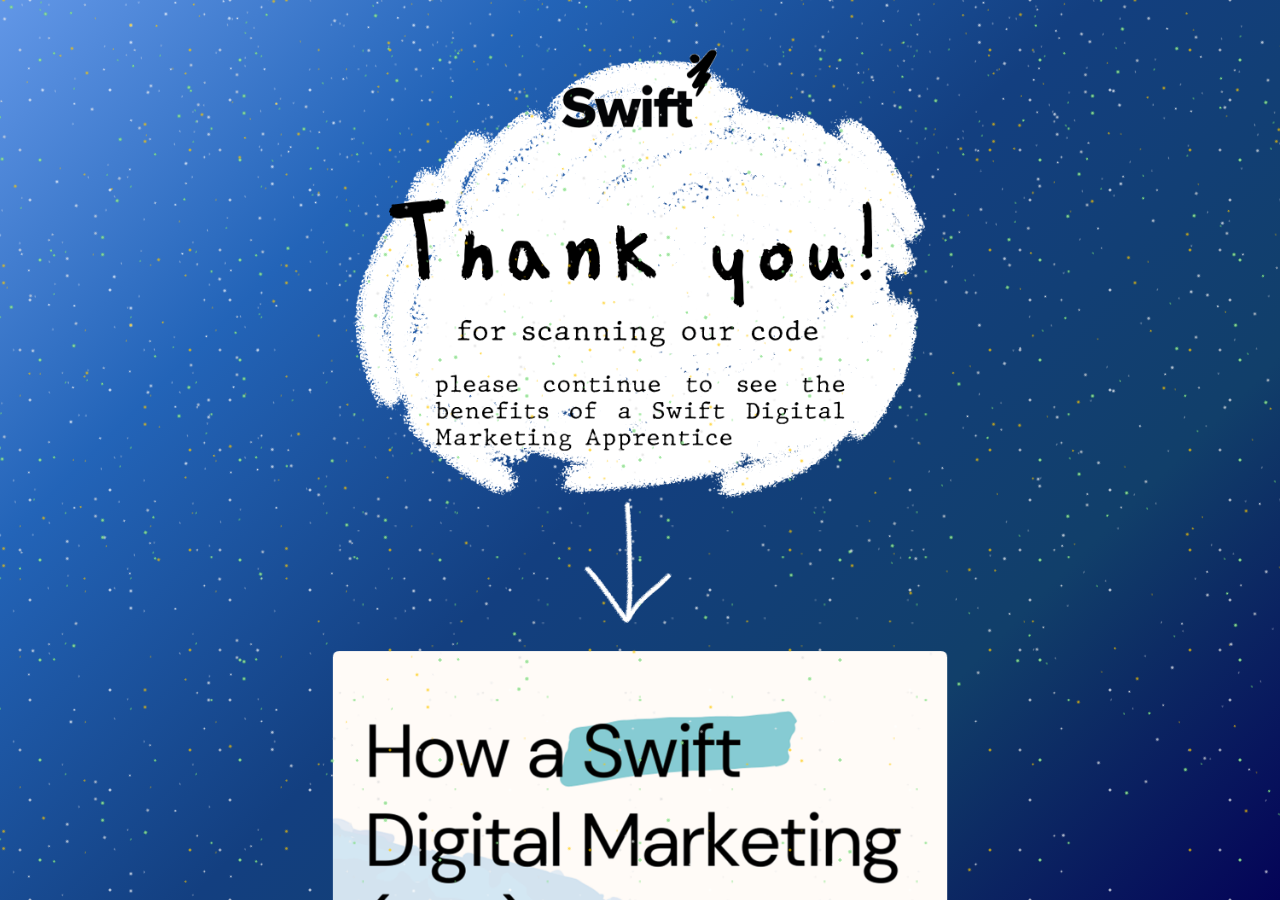
<file: index.html>
<!DOCTYPE html>
<html>

<head>
    <link rel="stylesheet" type="text/css" href="style.css">
  <meta charset="utf-8">
  <meta name="viewport" content="width=device-width">
</head>

<body>
  <div class="parallax">
    <div class="fixed"><div class="container">



     
        <section class="images">
            
            <img src="graphic/tile1.gif"/>
              
            <img src="graphic/tile2.gif"/>
              <img  src="graphic/mid1.gif">
            <img src="graphic/tile3.gif"/>           
              <img  src="graphic/mid2.png">
            <img src="graphic/tile4.gif"/>
              <img  src="graphic/mid3.png">
            <img src="graphic/tile5.gif"/>          
              <img  src="graphic/mid4.png">
            <img src="graphic/tile6.gif"/>
              <img src="graphic/mid5.png">
            <img src="graphic/tile7.gif"/>
              <img  src="graphic/mid6.png">
            <img src="graphic/tile8.gif"/>
              <img  src="graphic/mid7.png">
            <img src="graphic/tile9.gif"/>
              <img src="graphic/mid8.png">
            <img src="graphic/tile10.gif"/>
              <img src="graphic/mid9.png" style="margin-top:25px;">
            
            <p><a href="tel:01212362474"><img src="graphic/soc1.png"></a><p>
            <p><a href="mailto:lfl@swiftdm.com" target="_blank"><img src="graphic/soc5.png"></a></p>
            <p><a href="https://www.leaping-man-learning.com/digital/" target="_blank"><img src="graphic/soc2.png"></a></p>
            <p><a href="https://www.linkedin.com/company/swiftdm/" target="_blank"><img src="graphic/soc3.png"></a></p>
            <p><a href="https://www.instagram.com/swiftdm_/" target="_blank"><img src="graphic/soc4.png"></a></p>
            
      
        </section>
    
        </div>
    </div>
    <div class="parallax__layer parallax__layer--back">
      <div class="starfield">
        <span></span>
        <span></span>
        <span></span>
        <span></span>
      </div>
    </div>
    <div class="parallax__layer parallax__layer--back2">
      <div class="starfield">
        <span></span>
        <span></span>
        <span></span>
        <span></span>
      </div>
    </div>
    <div class="parallax__layer parallax__layer--back3">
      <div class="starfield">
        <span></span>
        <span></span>
        <span></span>
        <span></span>
      </div>
    </div>
    <div class="parallax__layer parallax__layer--base">
      <div class="starfield">
        <span></span>
        <span></span>
        <span></span>
        <span></span>
      </div>
    </div>    
  
  </div>
  
</body>

</html>
</file>
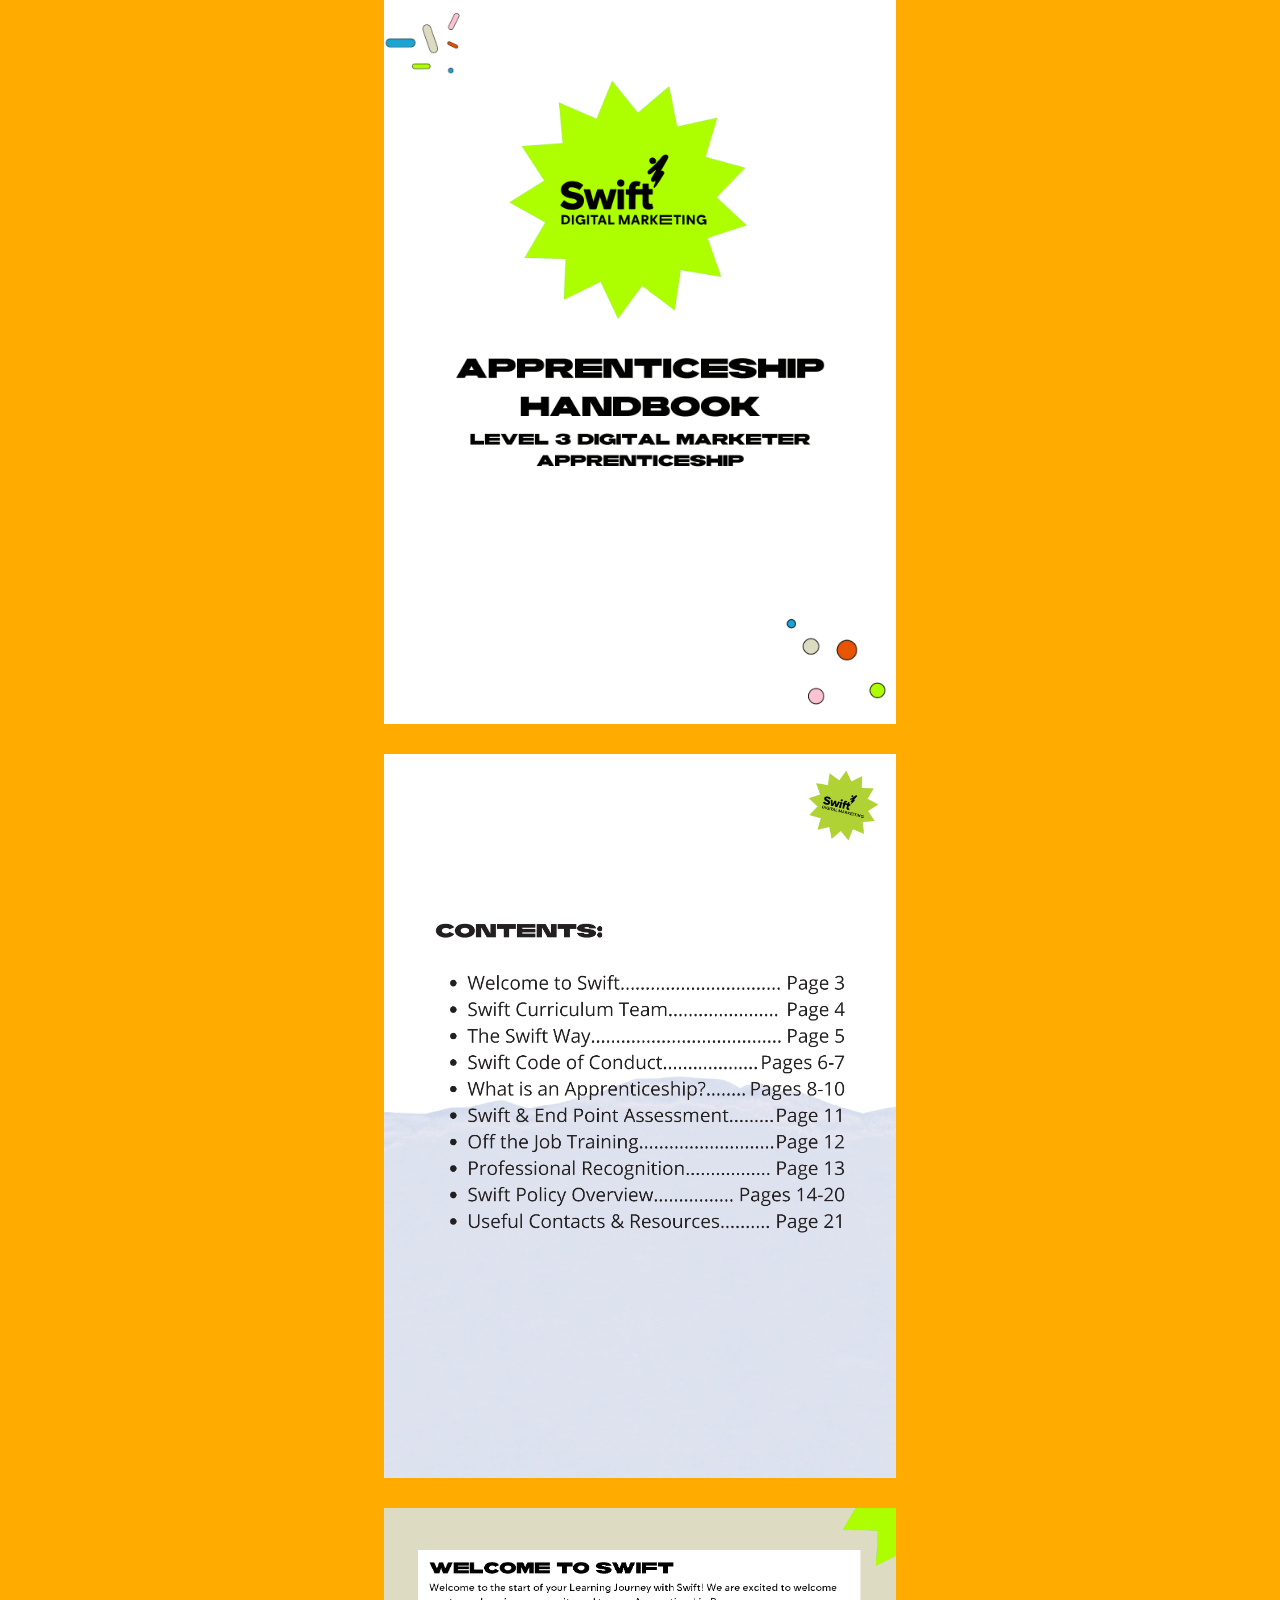
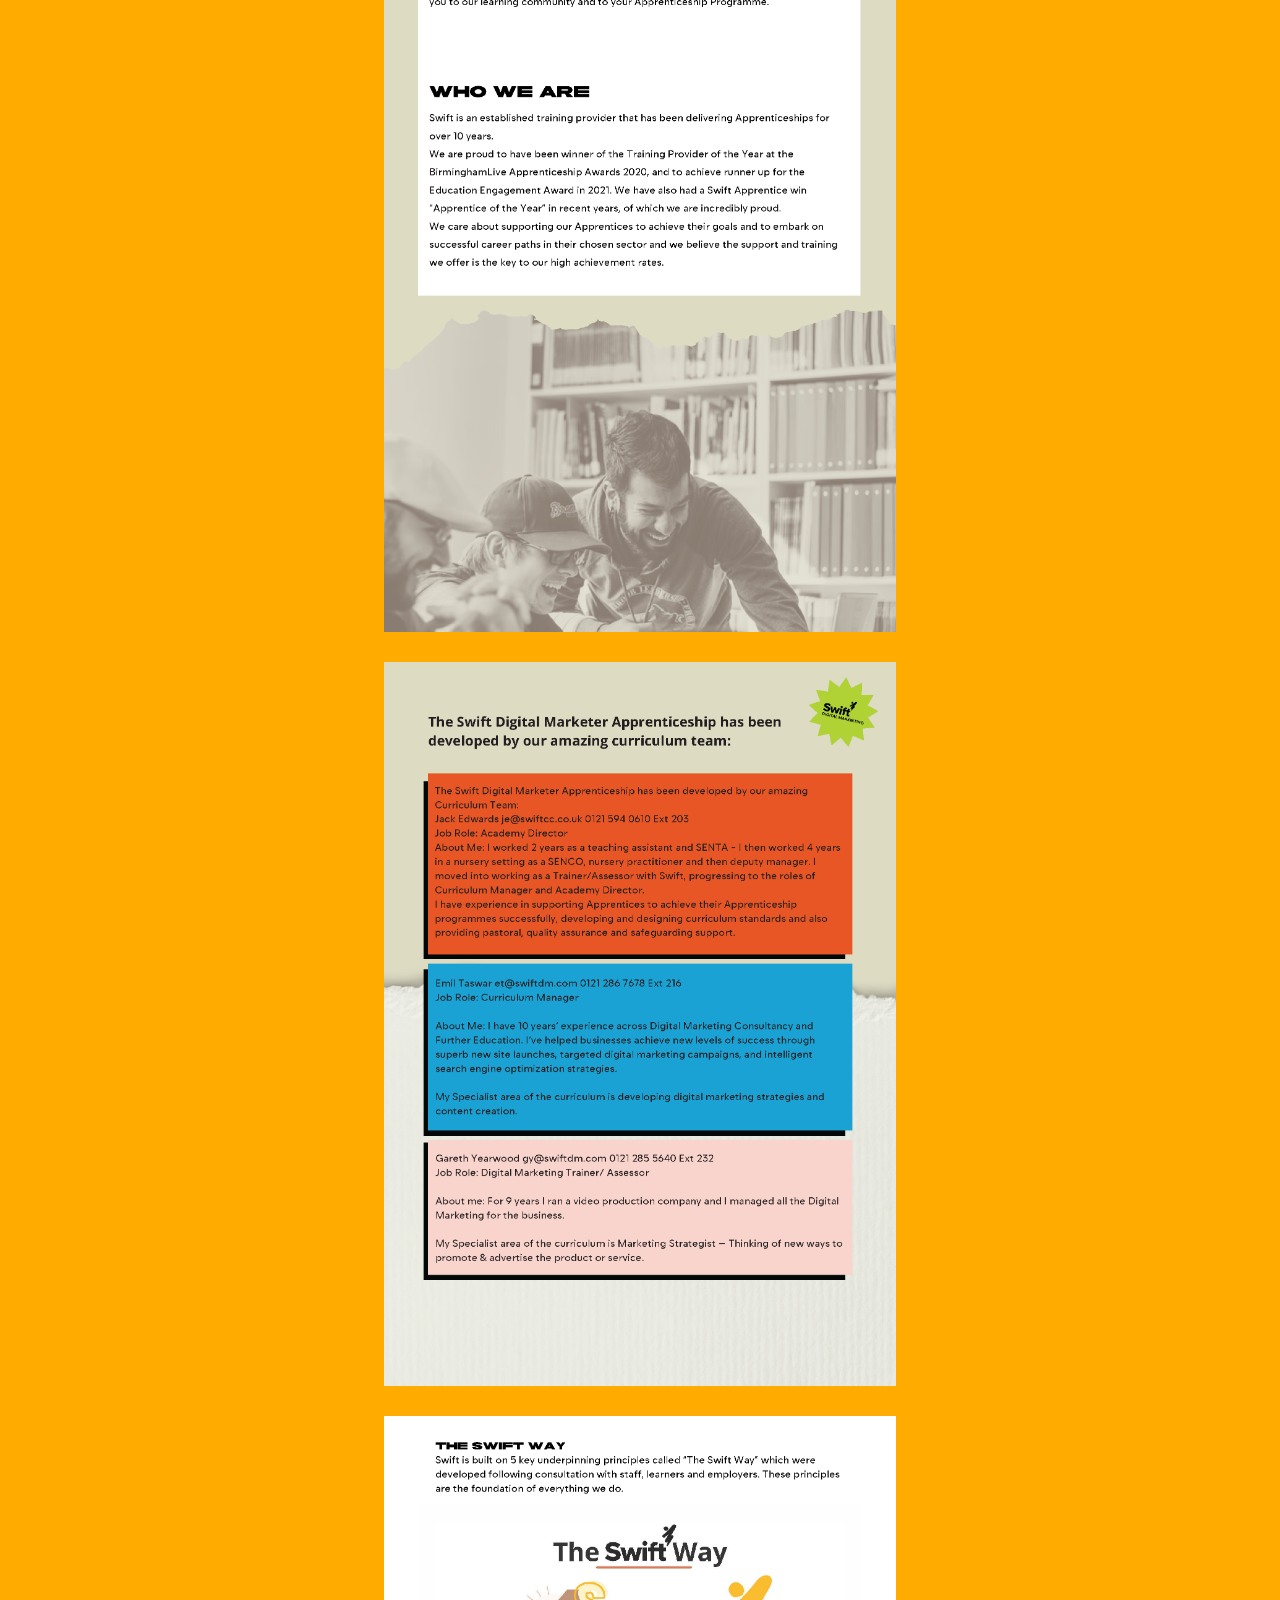
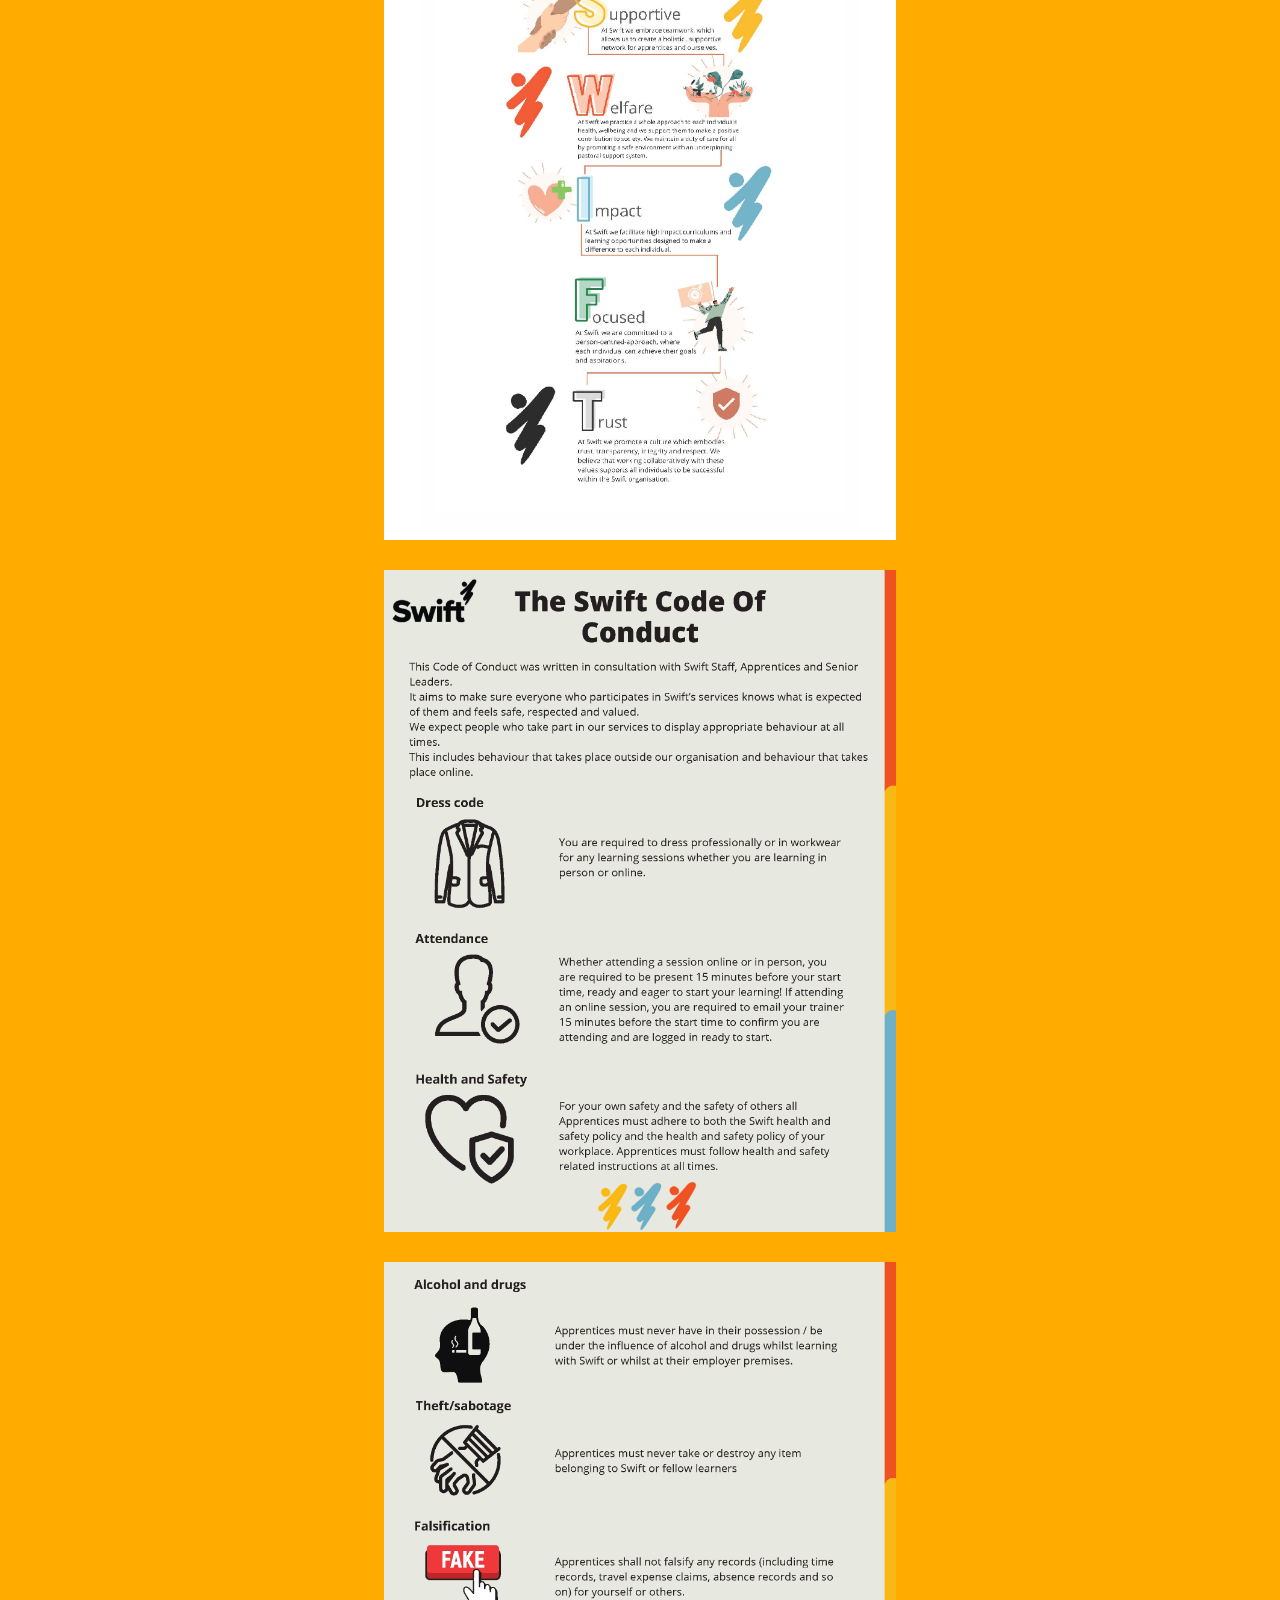
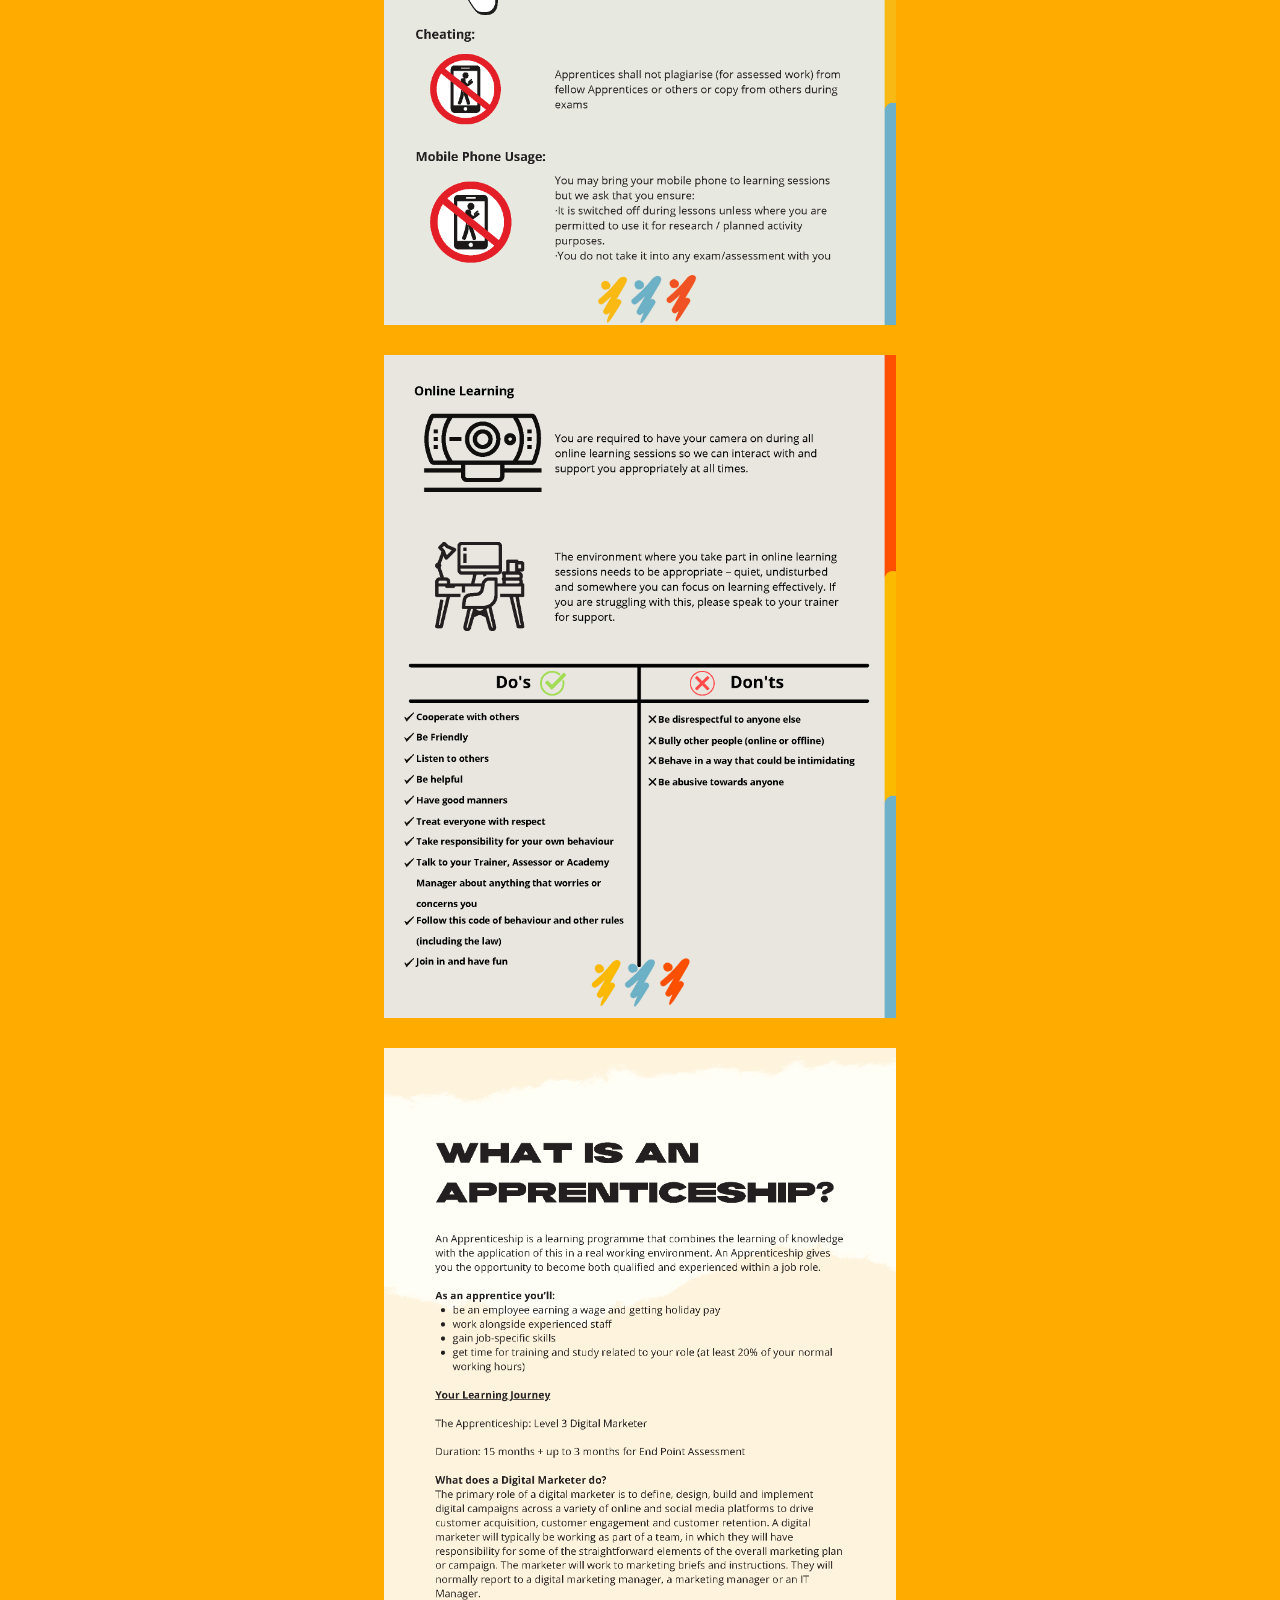
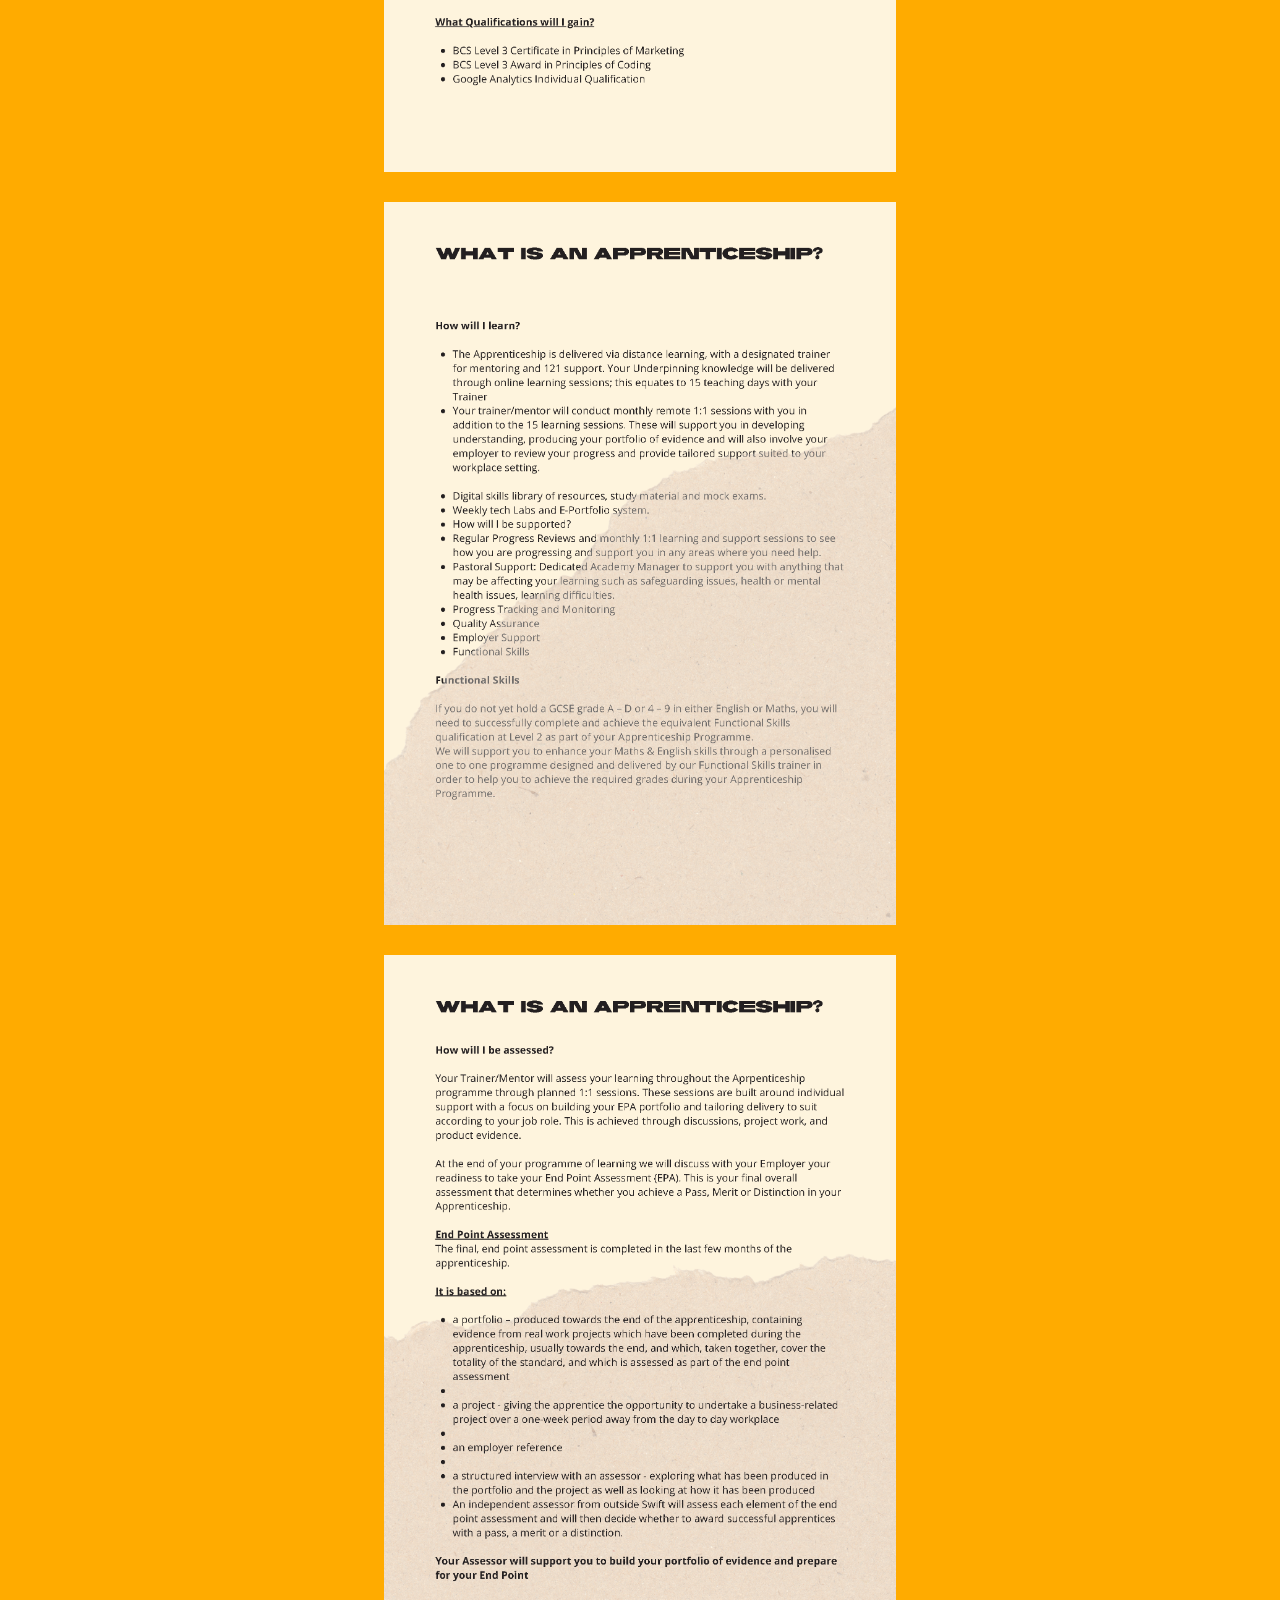
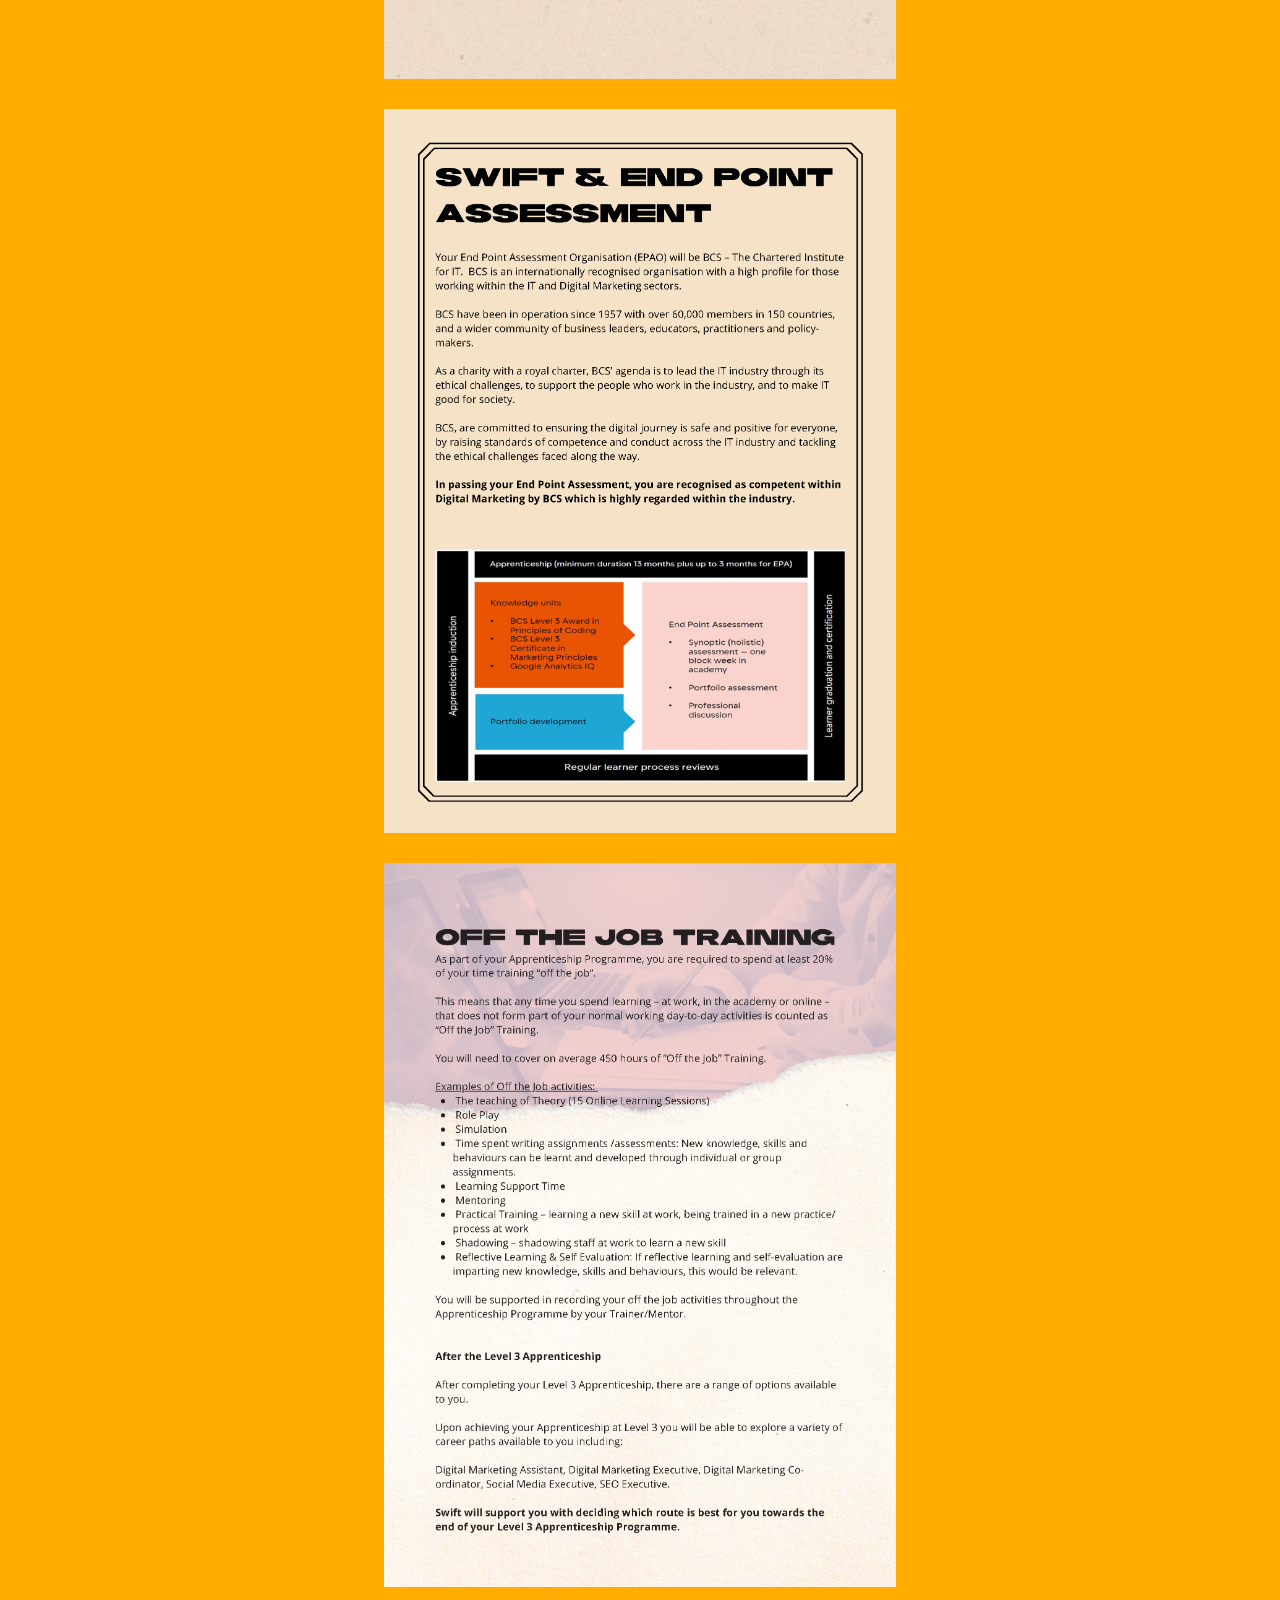
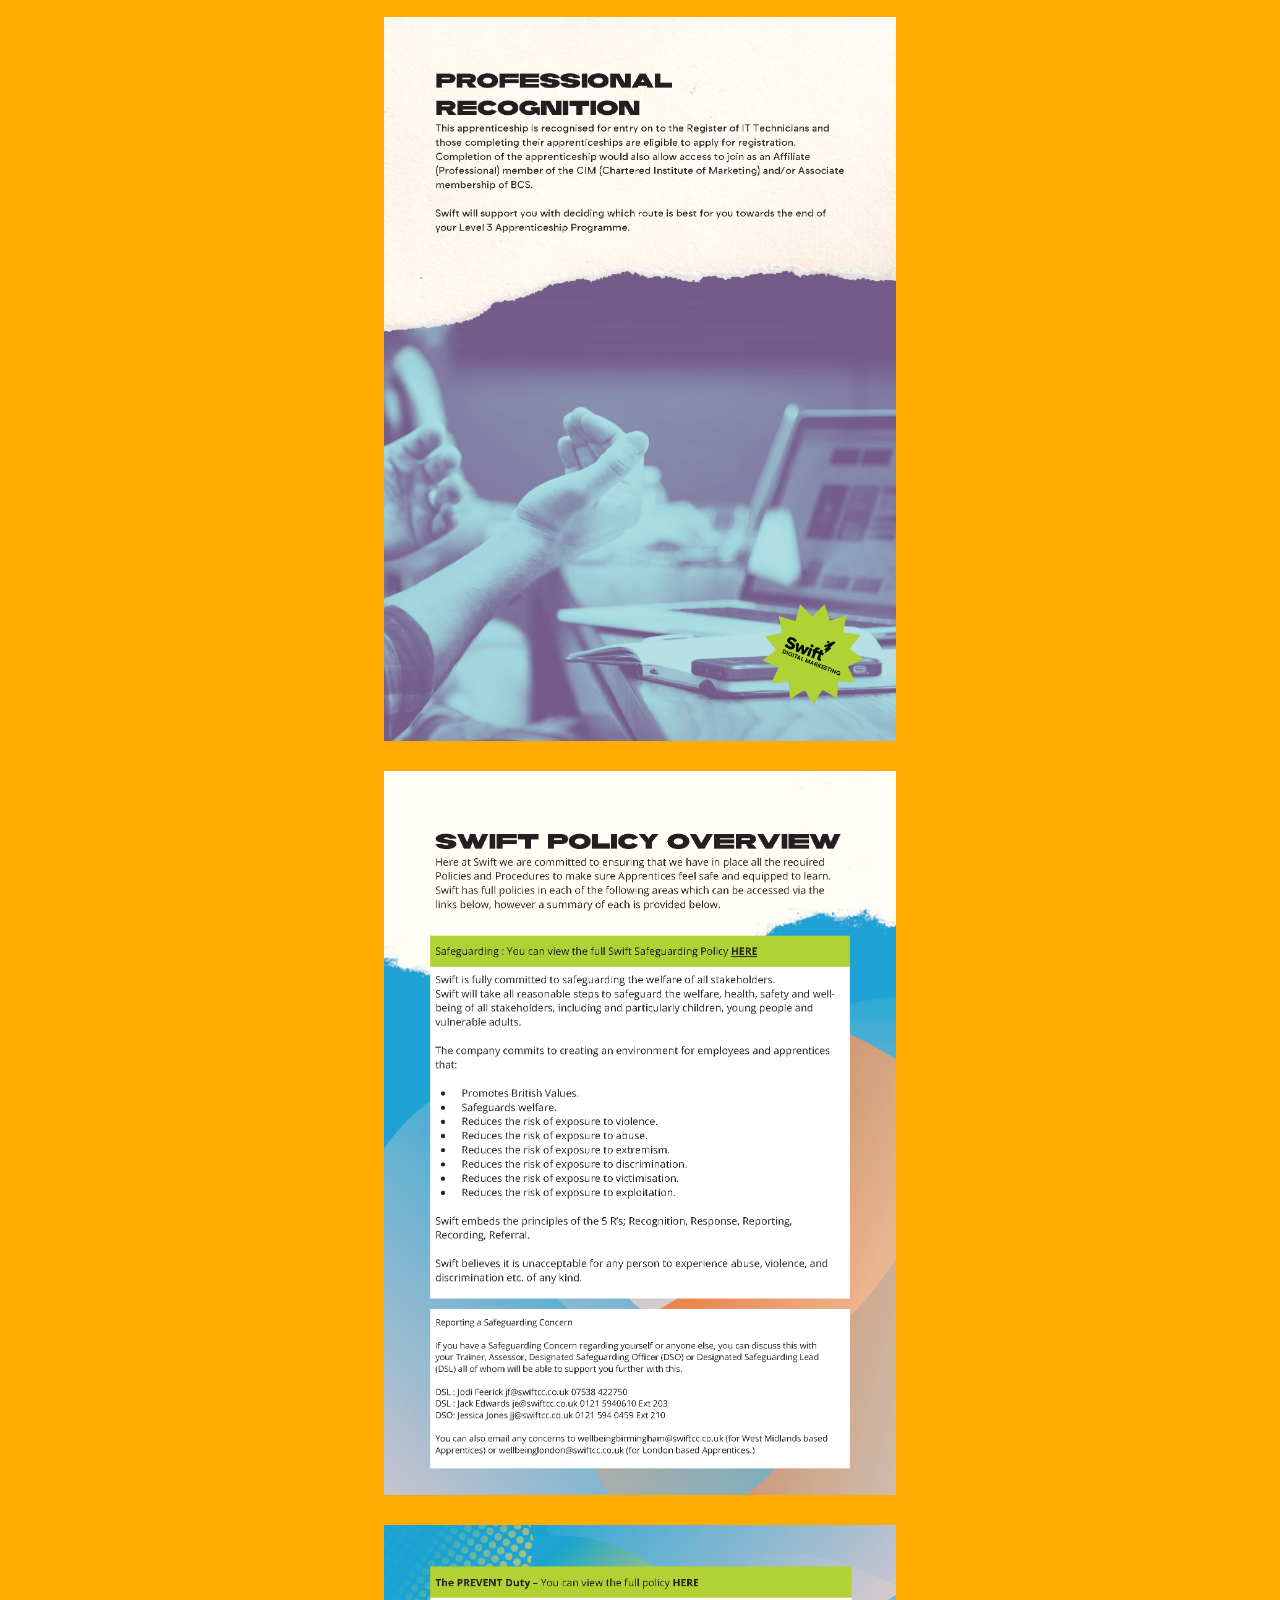
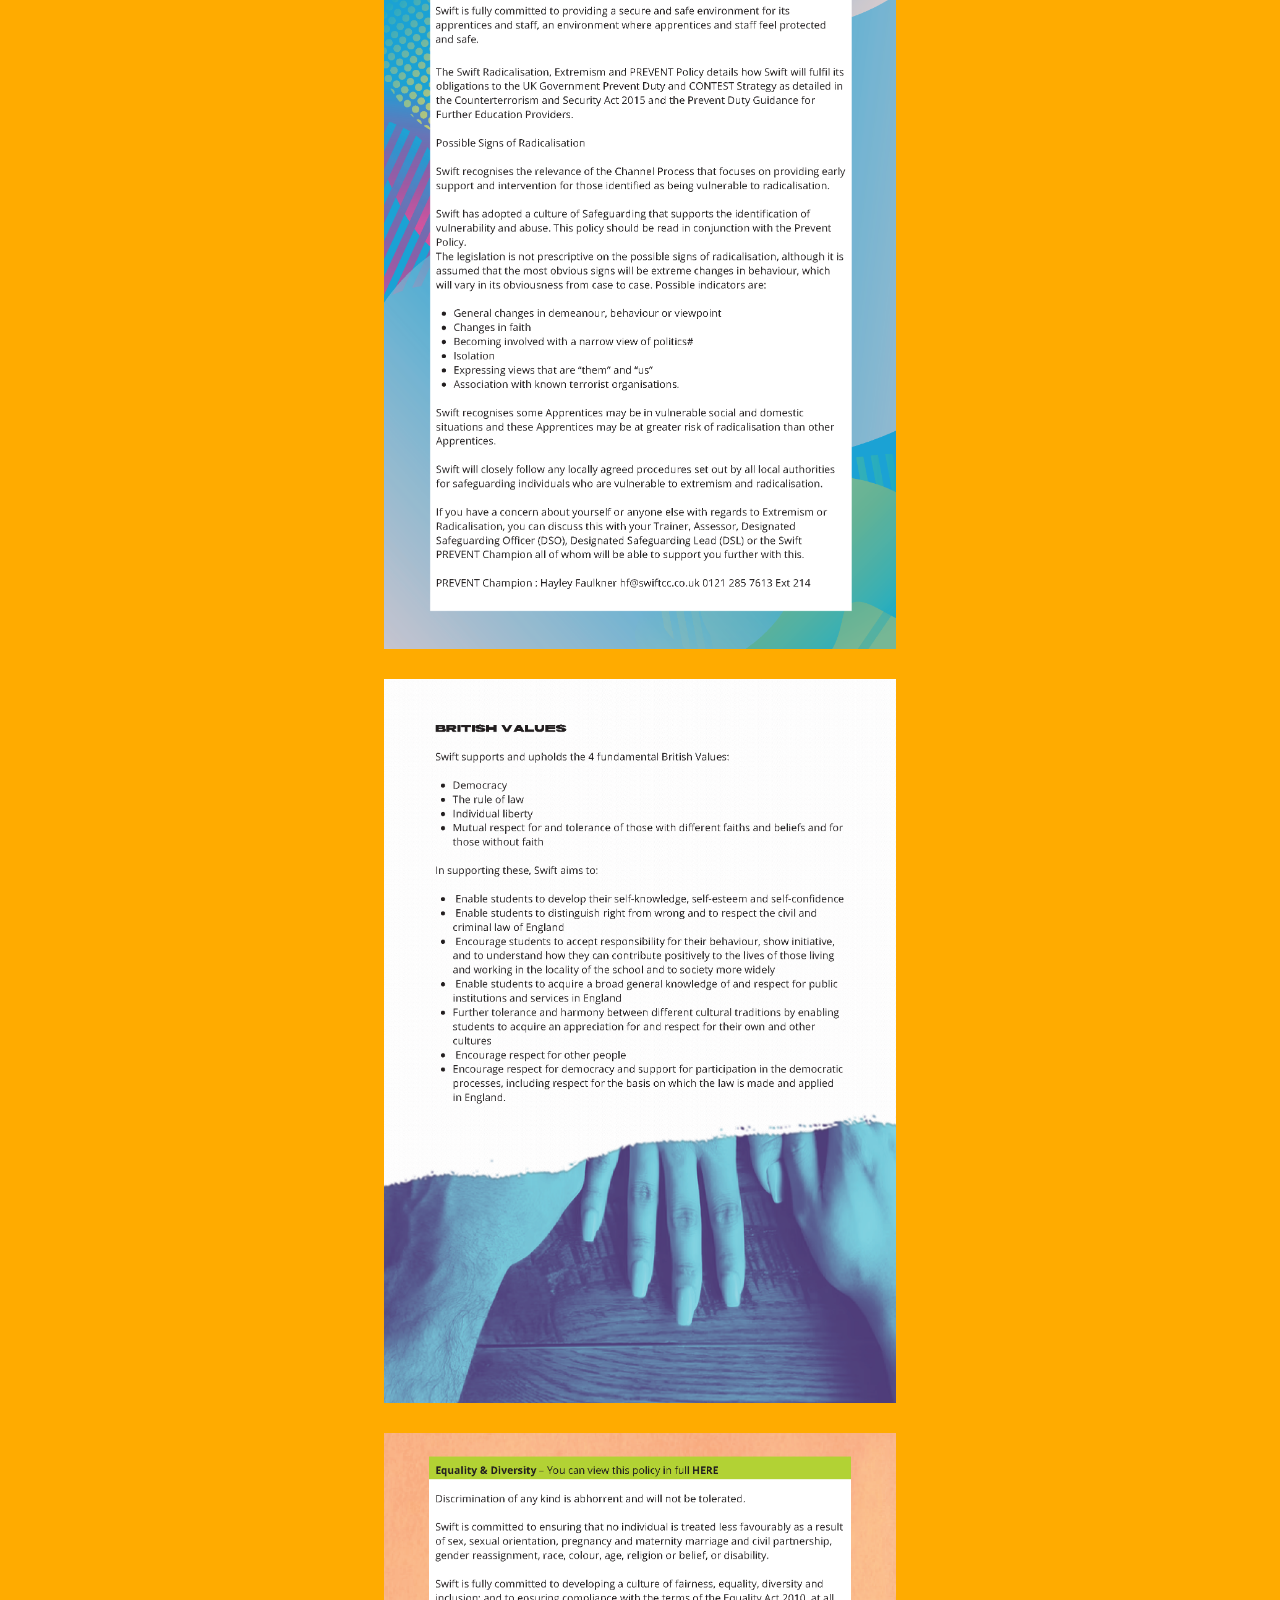
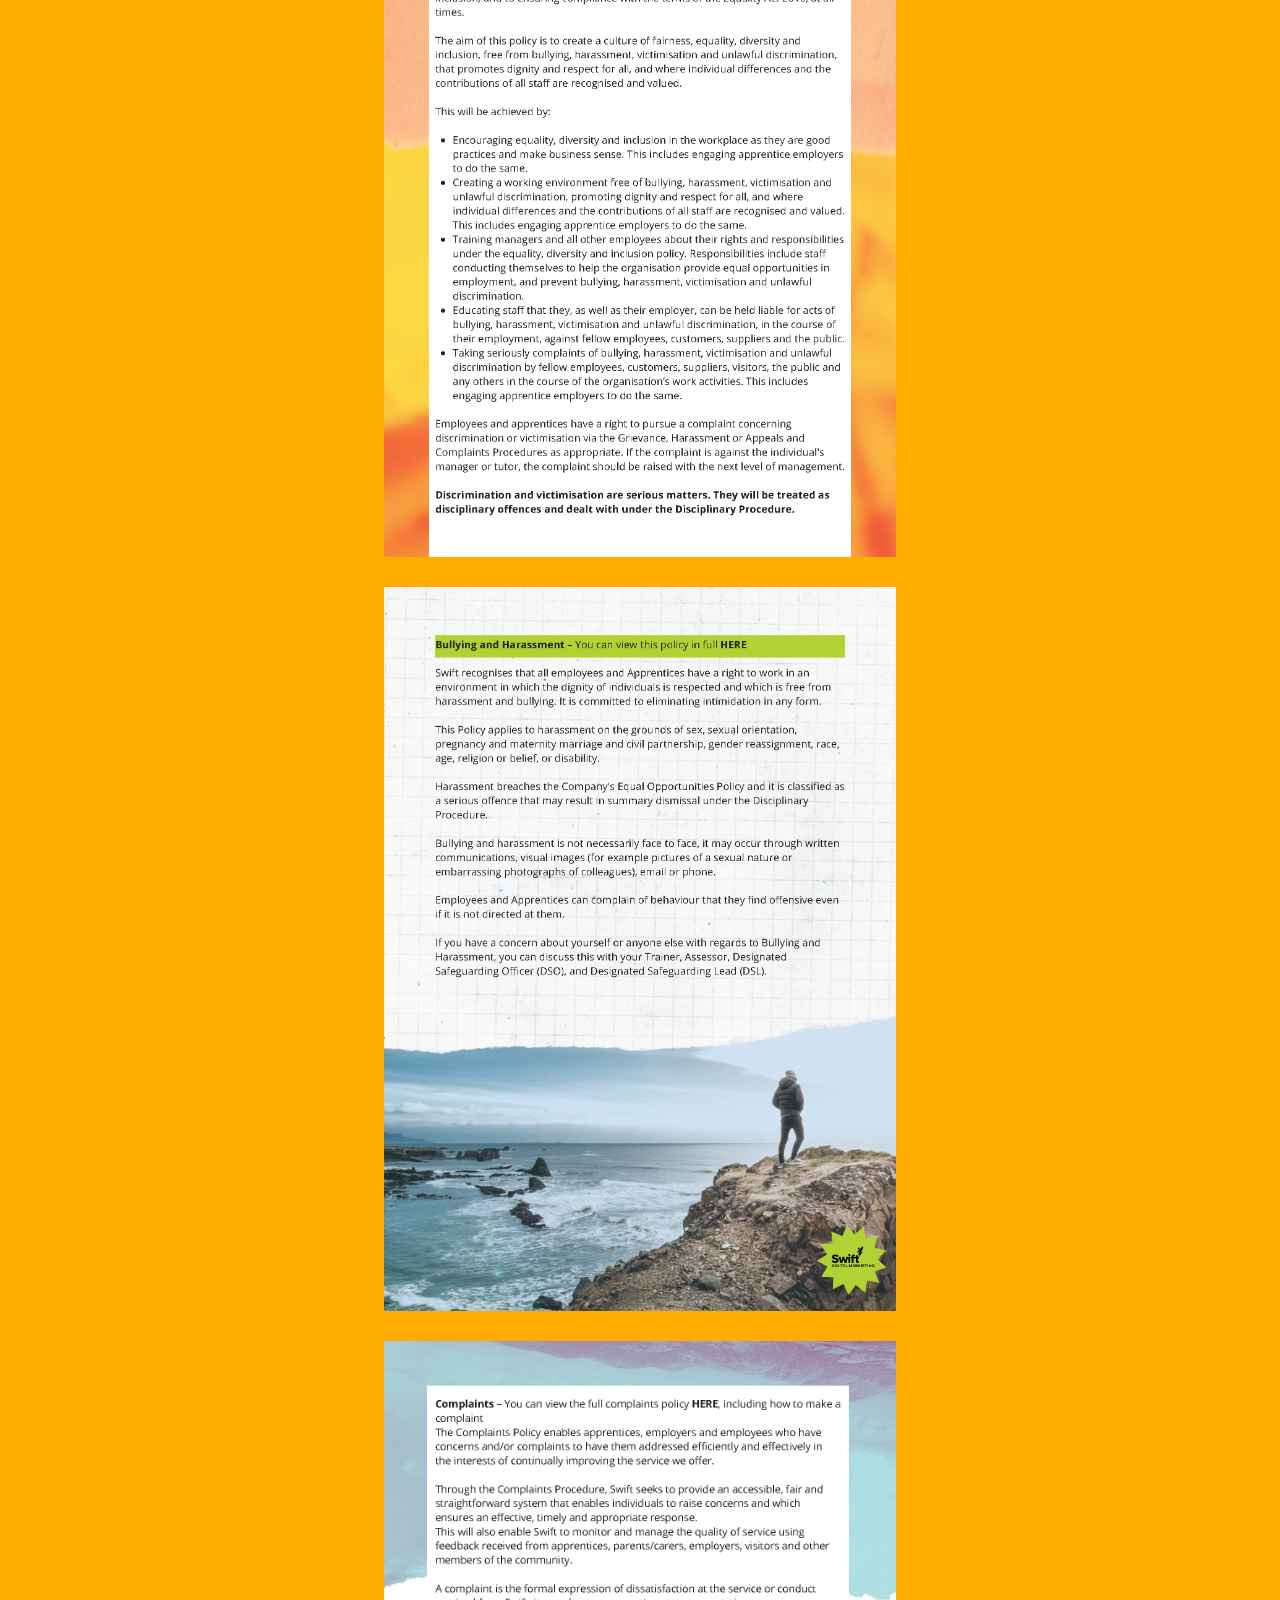
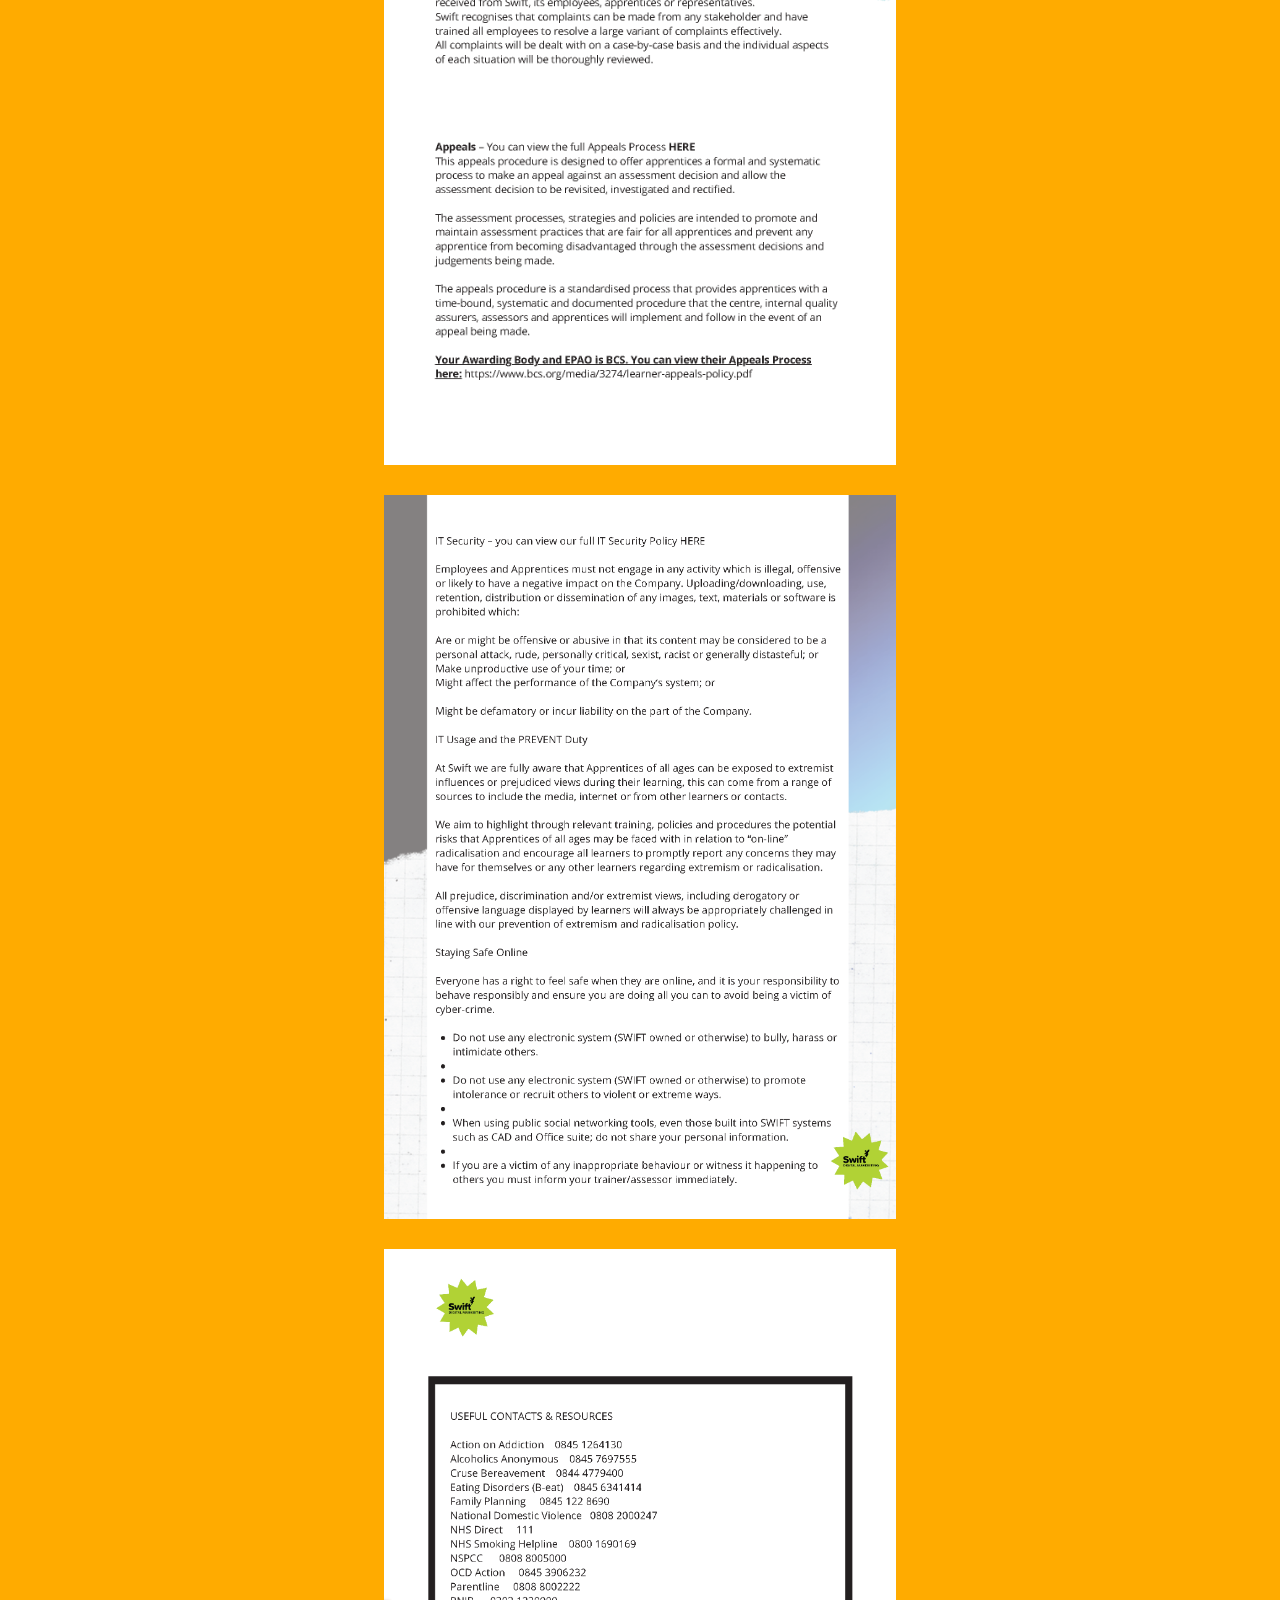
<file: apprenticehandbook.html>
<!DOCTYPE html>
<html>
<head>
    <meta name="viewport" content="width=device-width, initial-scale=1.0">
    <style>html{background-color:white;}</style>
    <link rel="stylesheet" href="CIstyles.css">
    <title>Swift Digital Marketing - Apprentice Handbook</title>
</head>
<body>
    <div class="container">
        <div class="images">
          <img src="apprentice handbook/Swift Digital Marketing Apprenticeship Handbook_Page_01.png">
          <img src="apprentice handbook/Swift Digital Marketing Apprenticeship Handbook_Page_02.png">
          <img src="apprentice handbook/Swift Digital Marketing Apprenticeship Handbook_Page_03.png">
          <img src="apprentice handbook/Swift Digital Marketing Apprenticeship Handbook_Page_04.png">
          <img src="apprentice handbook/Swift Digital Marketing Apprenticeship Handbook_Page_05.png">
          <img src="apprentice handbook/Swift Digital Marketing Apprenticeship Handbook_Page_06.png">
          <img src="apprentice handbook/Swift Digital Marketing Apprenticeship Handbook_Page_07.png">
          <img src="apprentice handbook/Swift Digital Marketing Apprenticeship Handbook_Page_08.png">
          <img src="apprentice handbook/Swift Digital Marketing Apprenticeship Handbook_Page_09.png">
          <img src="apprentice handbook/Swift Digital Marketing Apprenticeship Handbook_Page_10.png">
          <img src="apprentice handbook/Swift Digital Marketing Apprenticeship Handbook_Page_11.png">
          <img src="apprentice handbook/Swift Digital Marketing Apprenticeship Handbook_Page_12.png">
          <img src="apprentice handbook/Swift Digital Marketing Apprenticeship Handbook_Page_13.png">
          <img src="apprentice handbook/Swift Digital Marketing Apprenticeship Handbook_Page_14.png">
          <img src="apprentice handbook/Swift Digital Marketing Apprenticeship Handbook_Page_15.png">
          <img src="apprentice handbook/Swift Digital Marketing Apprenticeship Handbook_Page_16.png">
          <img src="apprentice handbook/Swift Digital Marketing Apprenticeship Handbook_Page_17.png">
          <img src="apprentice handbook/Swift Digital Marketing Apprenticeship Handbook_Page_18.png">
          <img src="apprentice handbook/Swift Digital Marketing Apprenticeship Handbook_Page_19.png">
          <img src="apprentice handbook/Swift Digital Marketing Apprenticeship Handbook_Page_20.png">
          <img src="apprentice handbook/Swift Digital Marketing Apprenticeship Handbook_Page_21.png">
          <img src="apprentice handbook/Swift Digital Marketing Apprenticeship Handbook_Page_22.png">
           
        </div>
    </div>
</body>
</html>
</file>
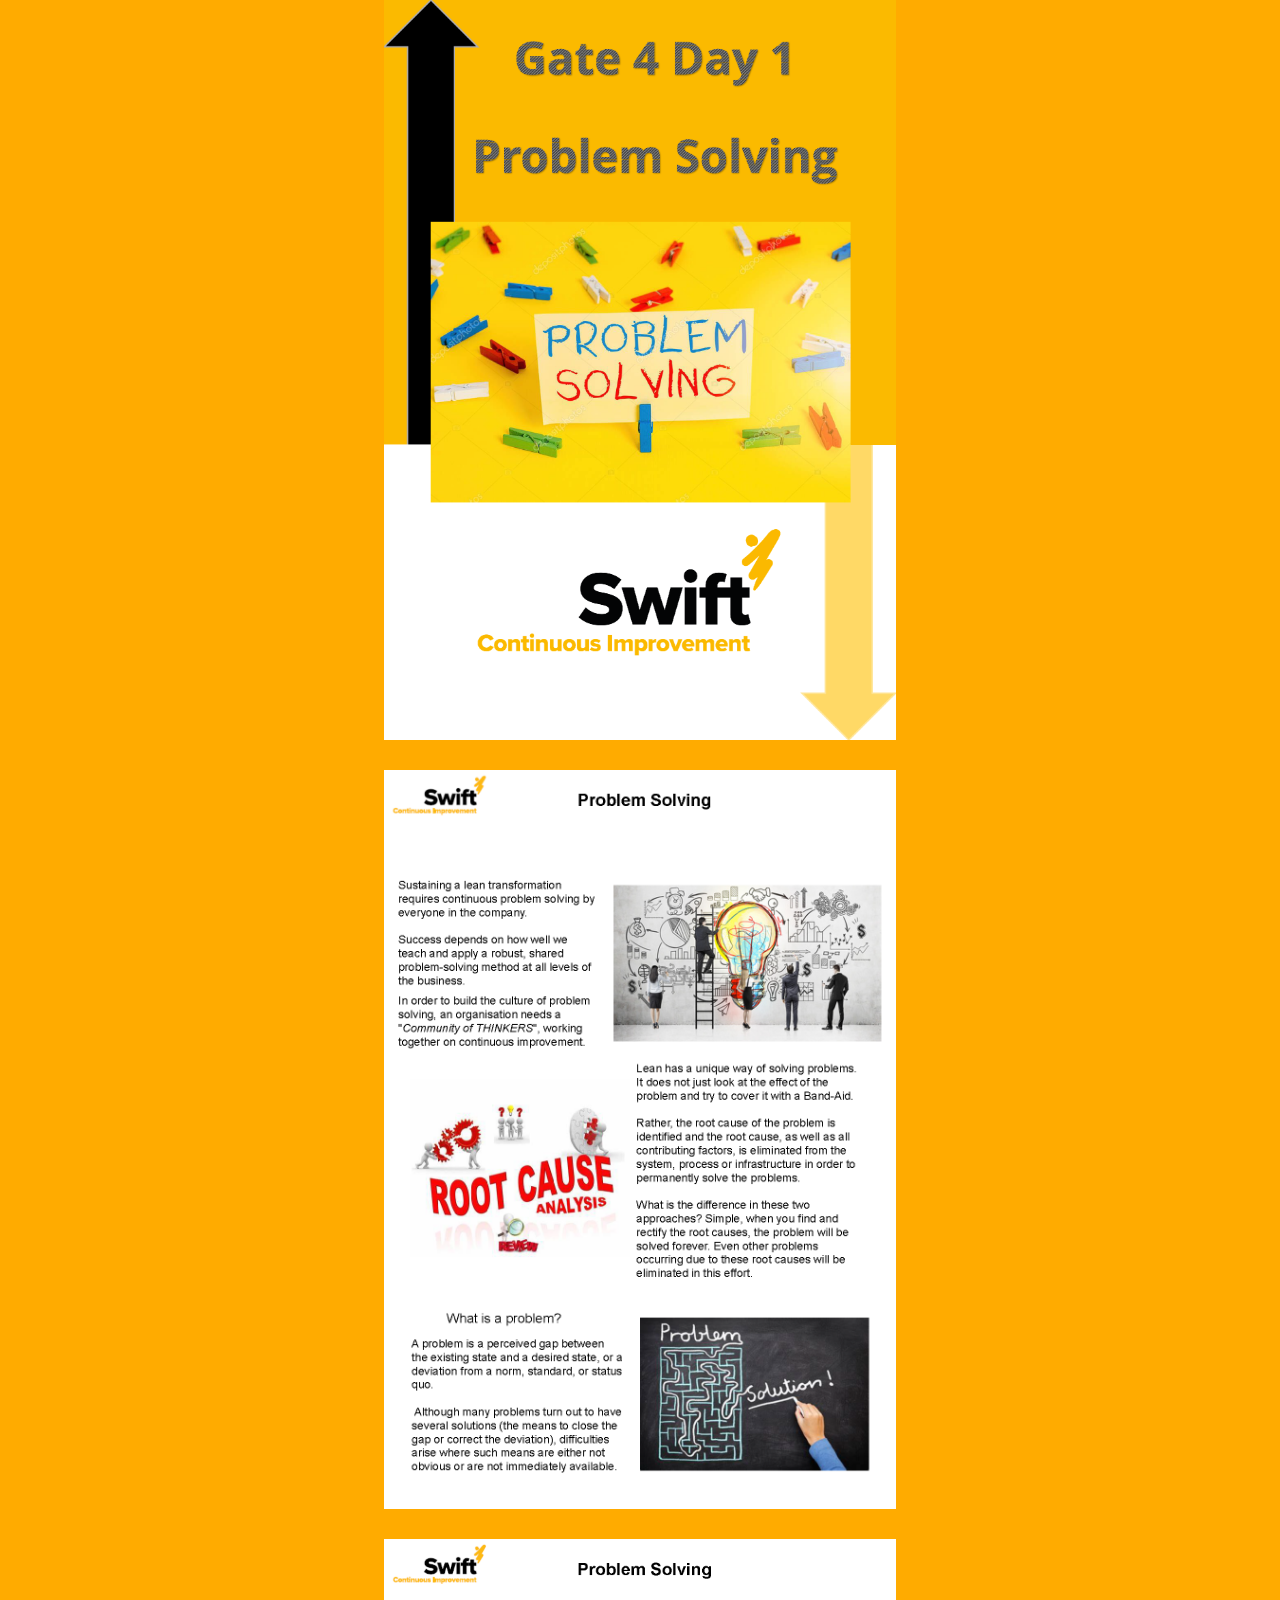
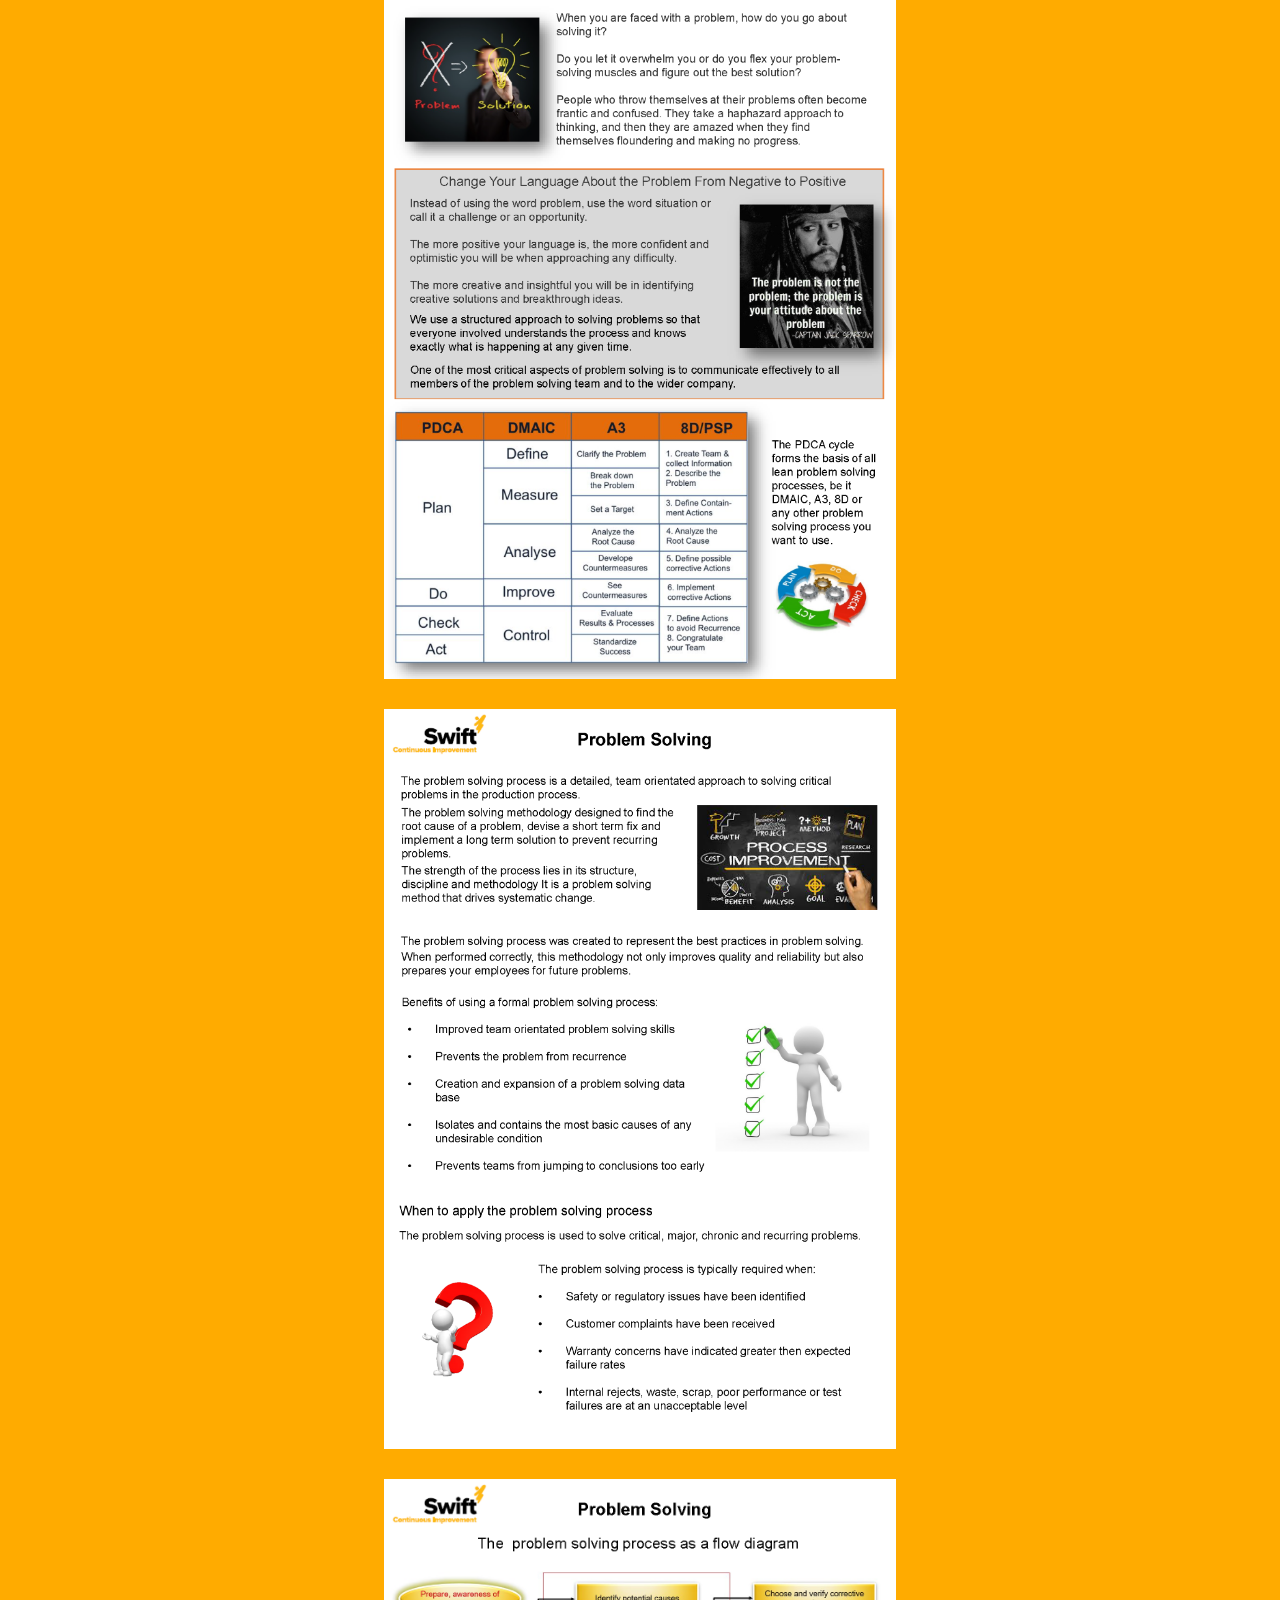
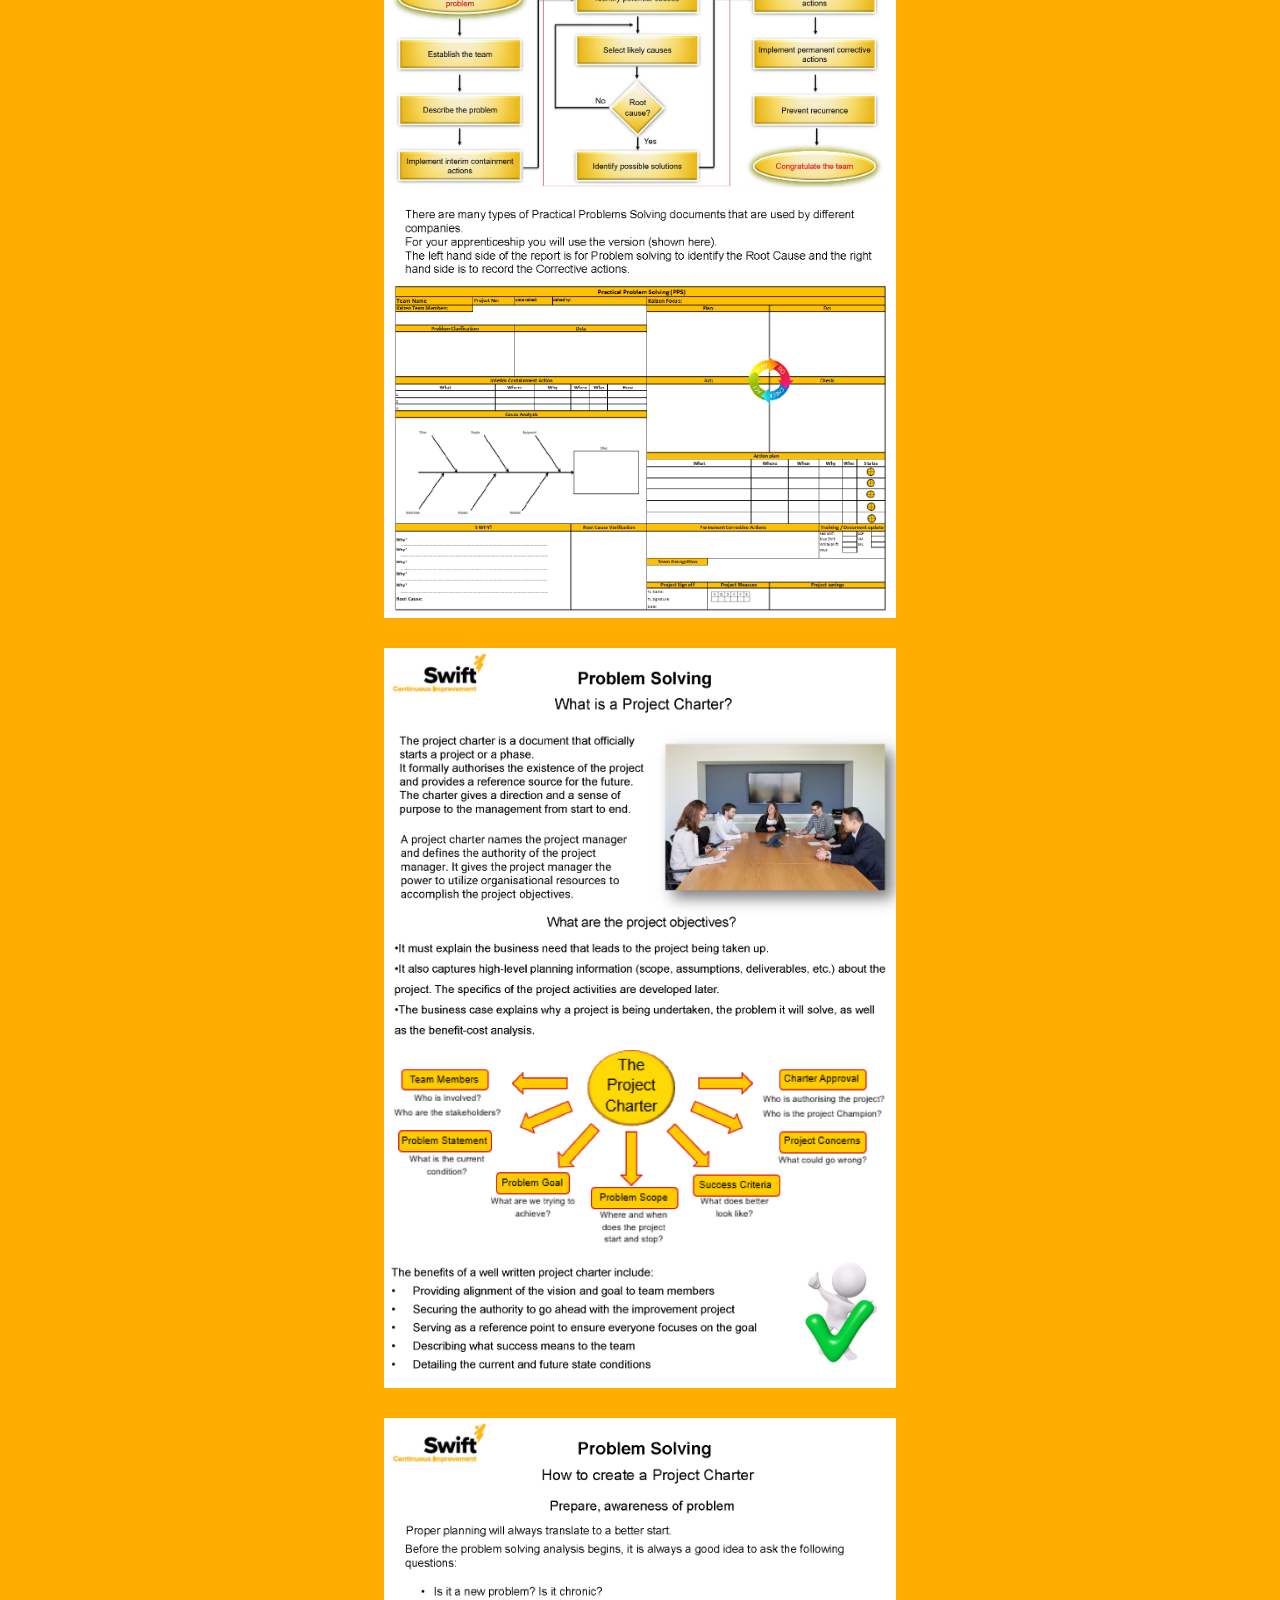
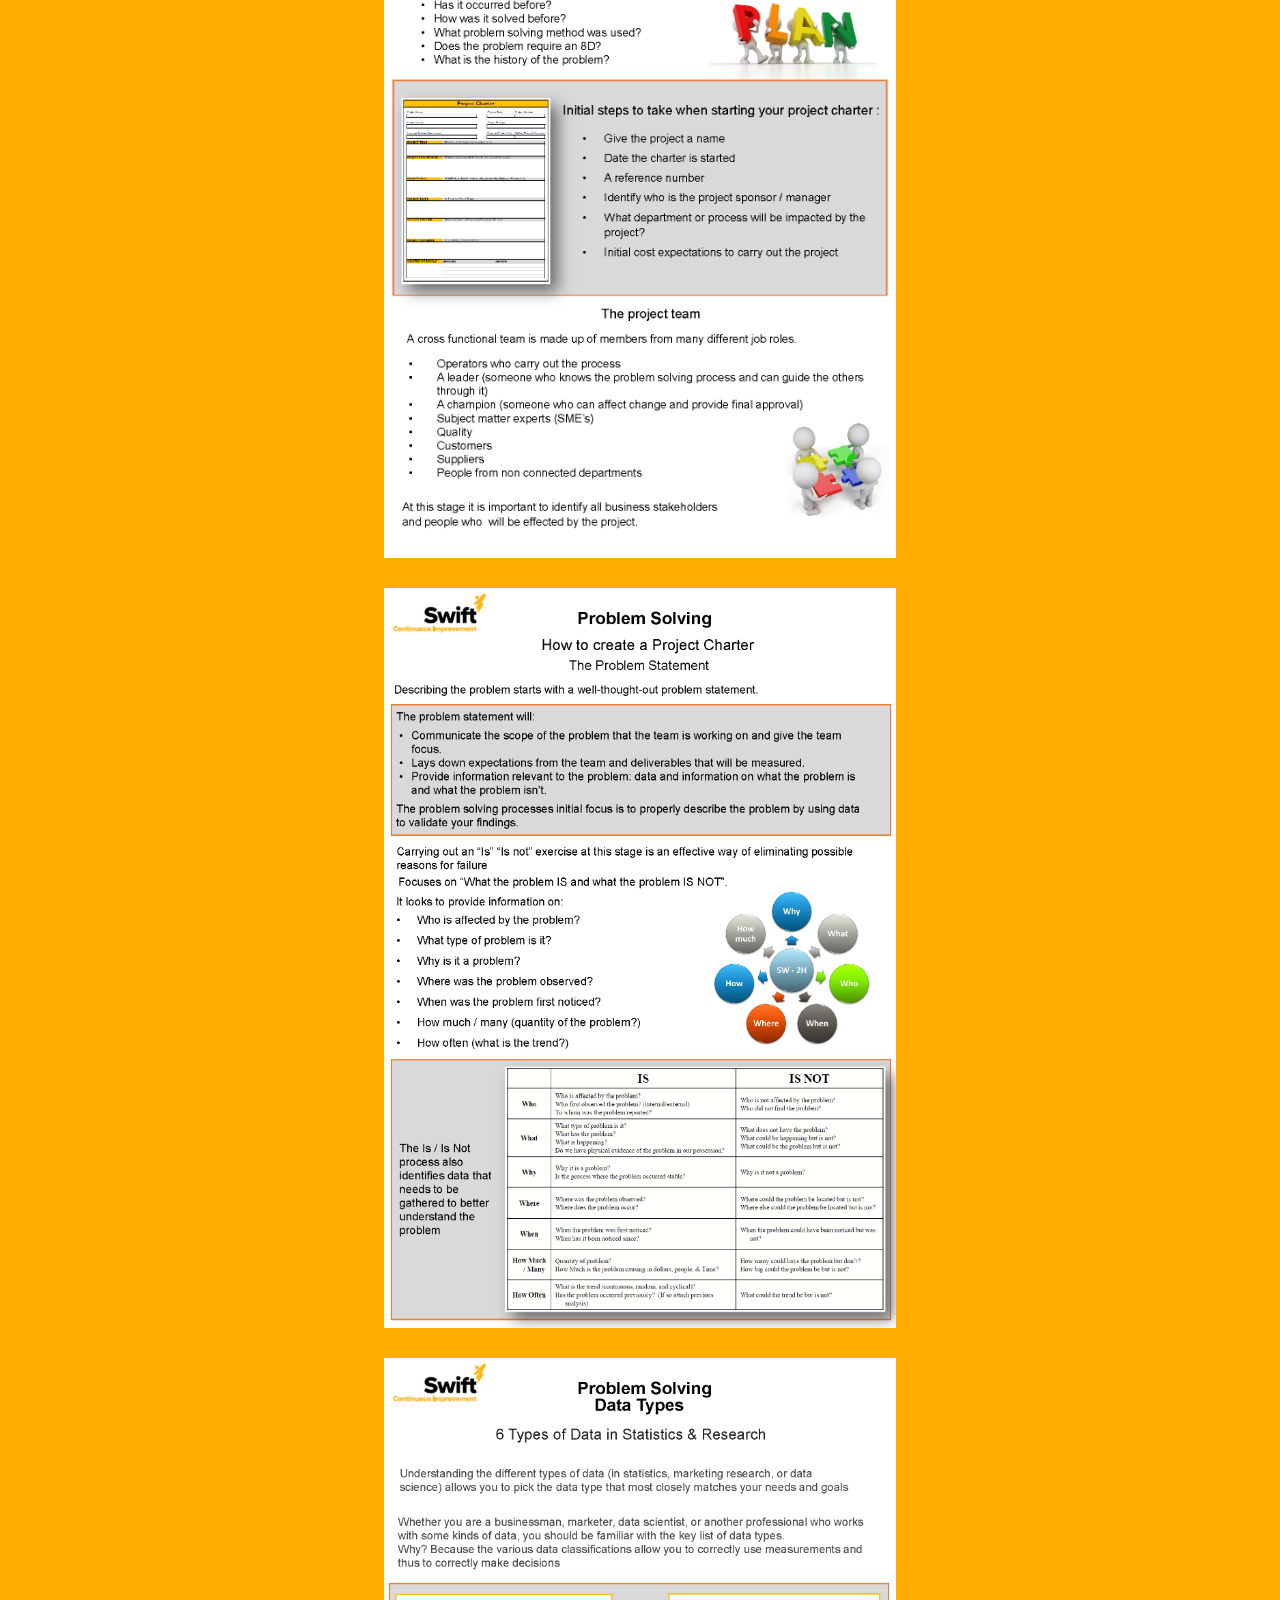
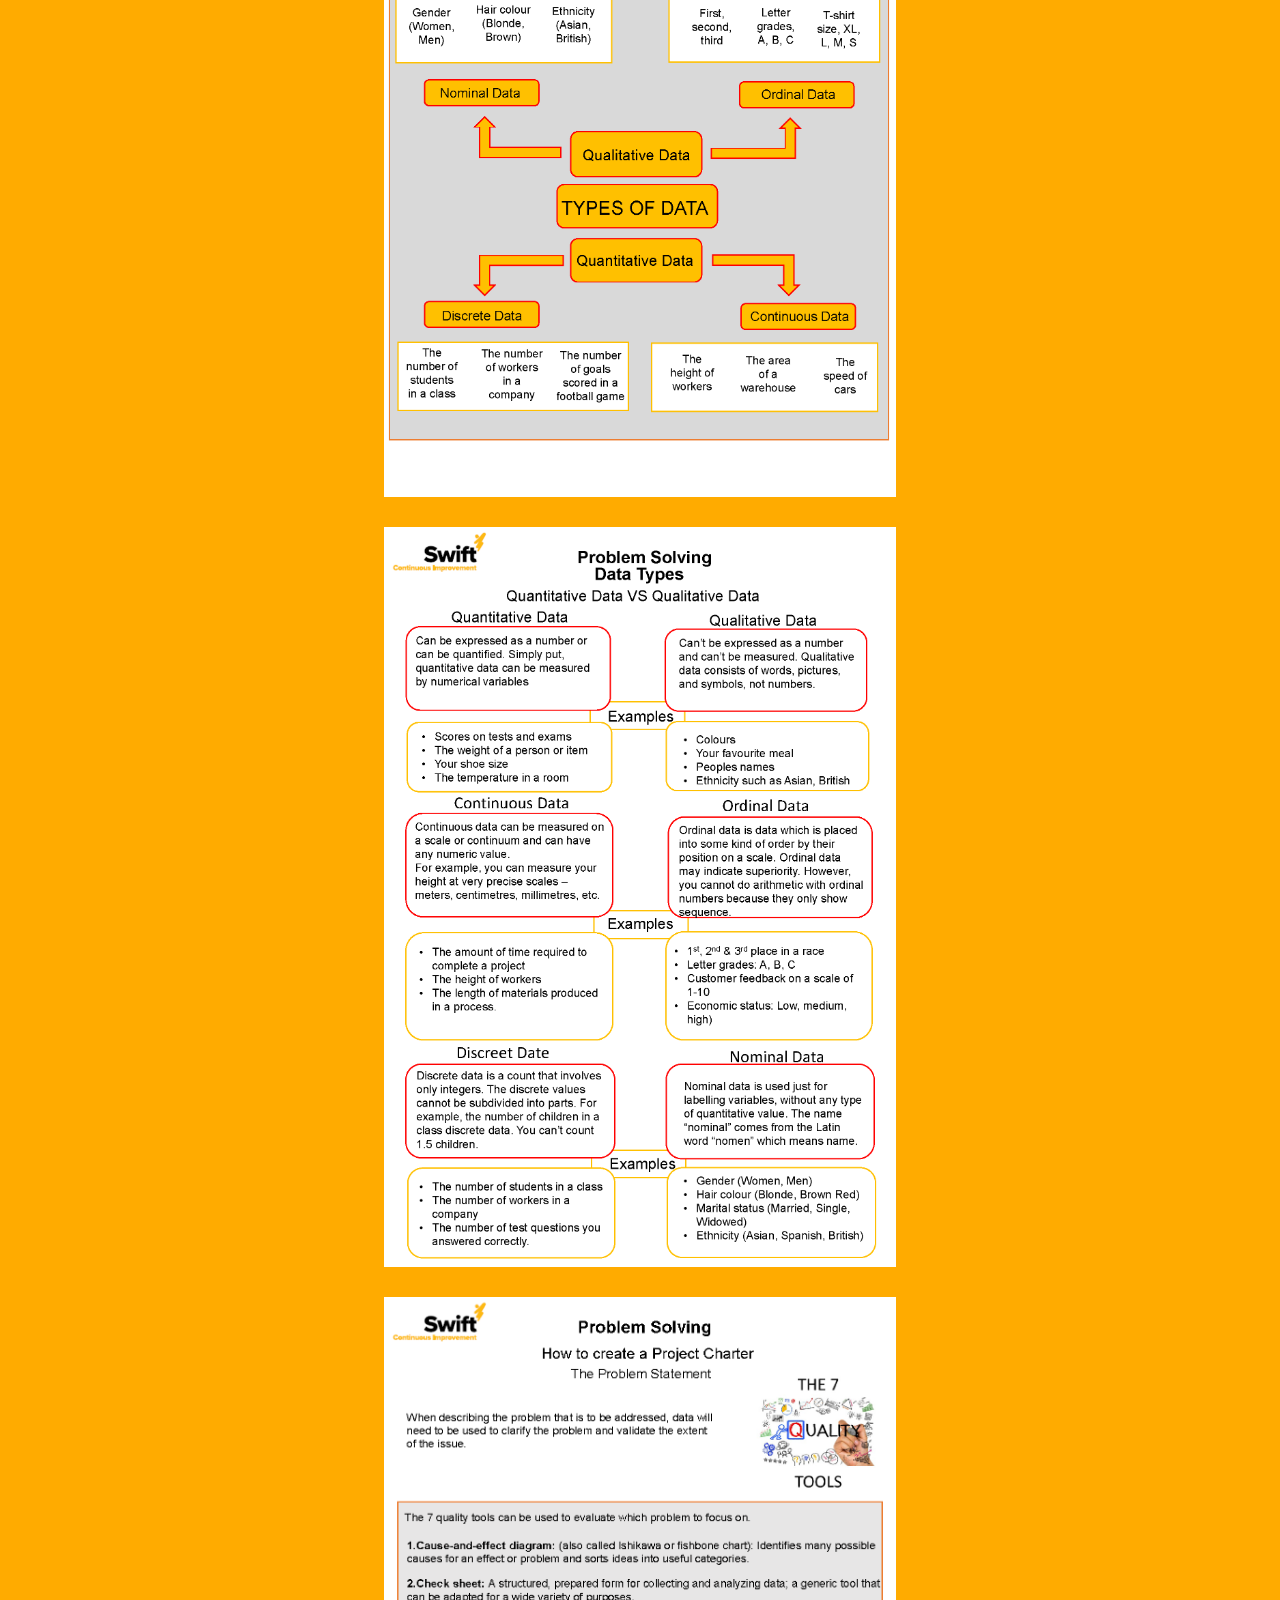
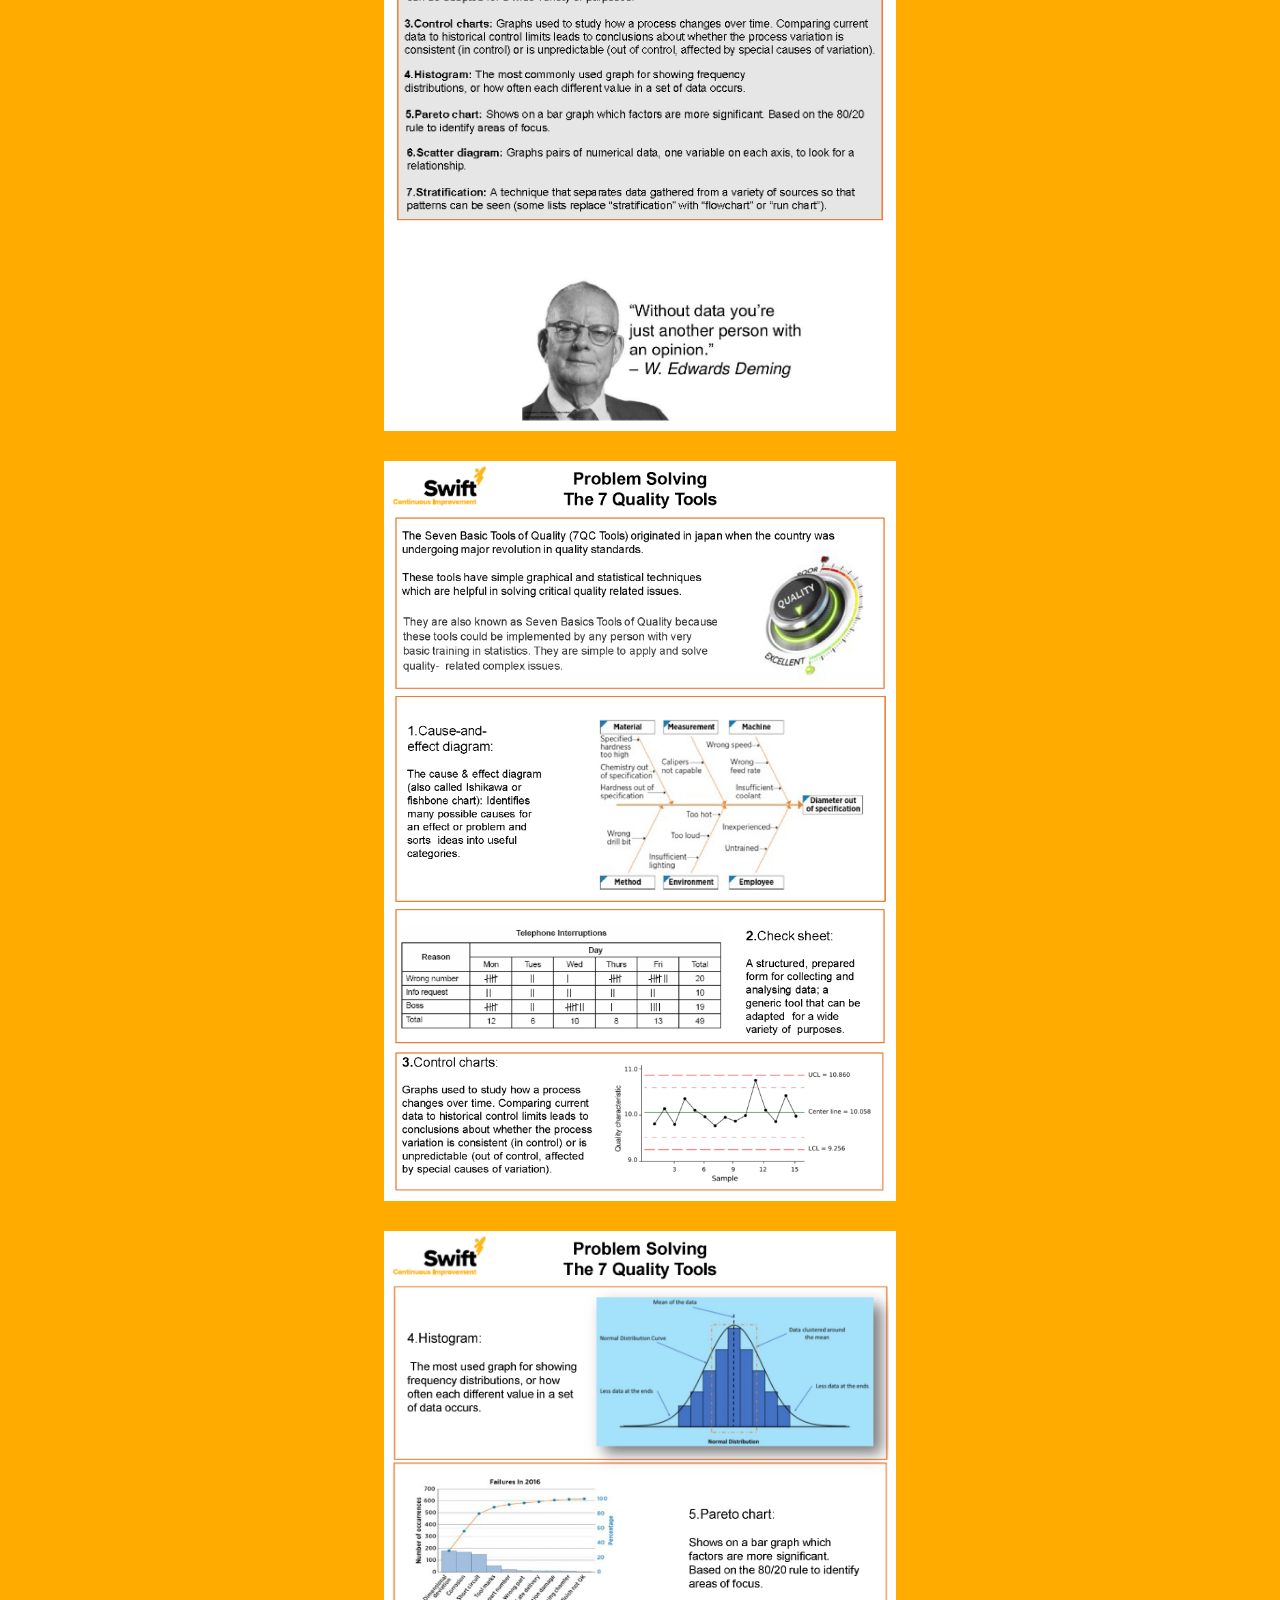
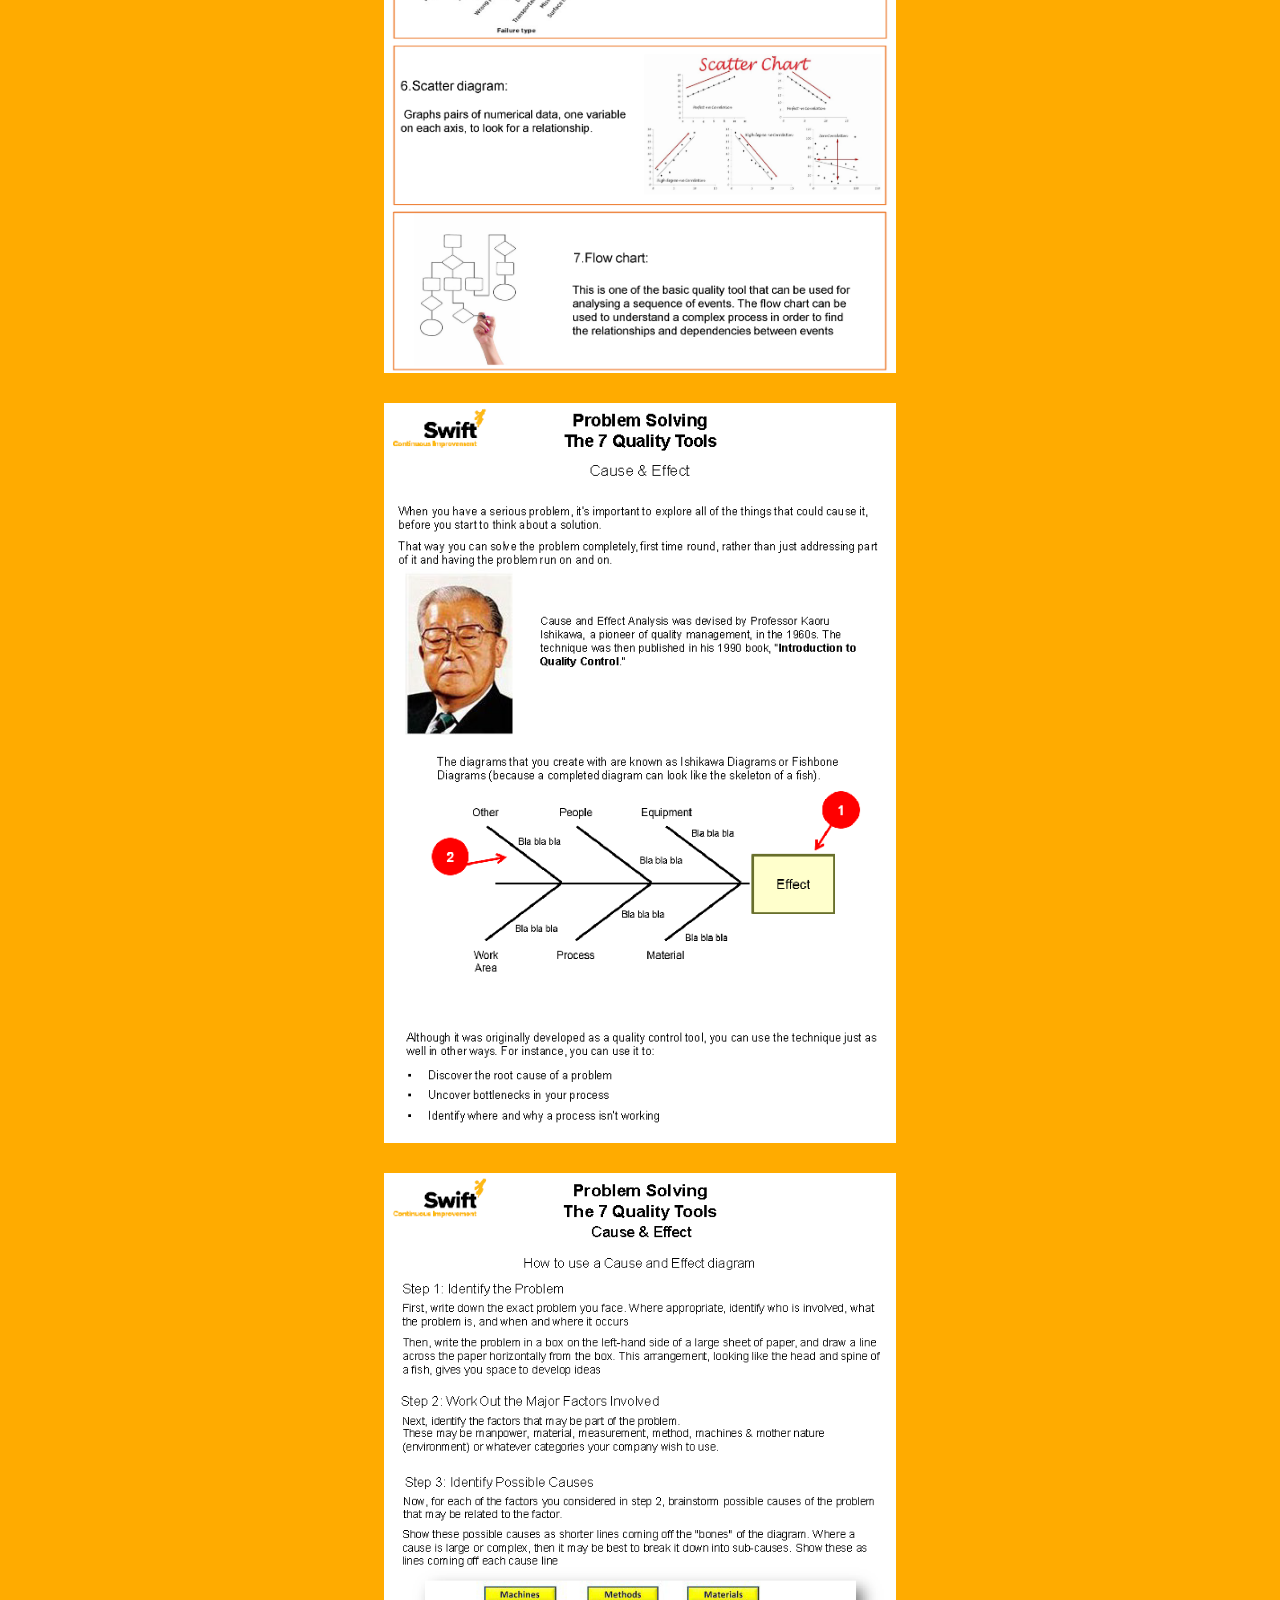
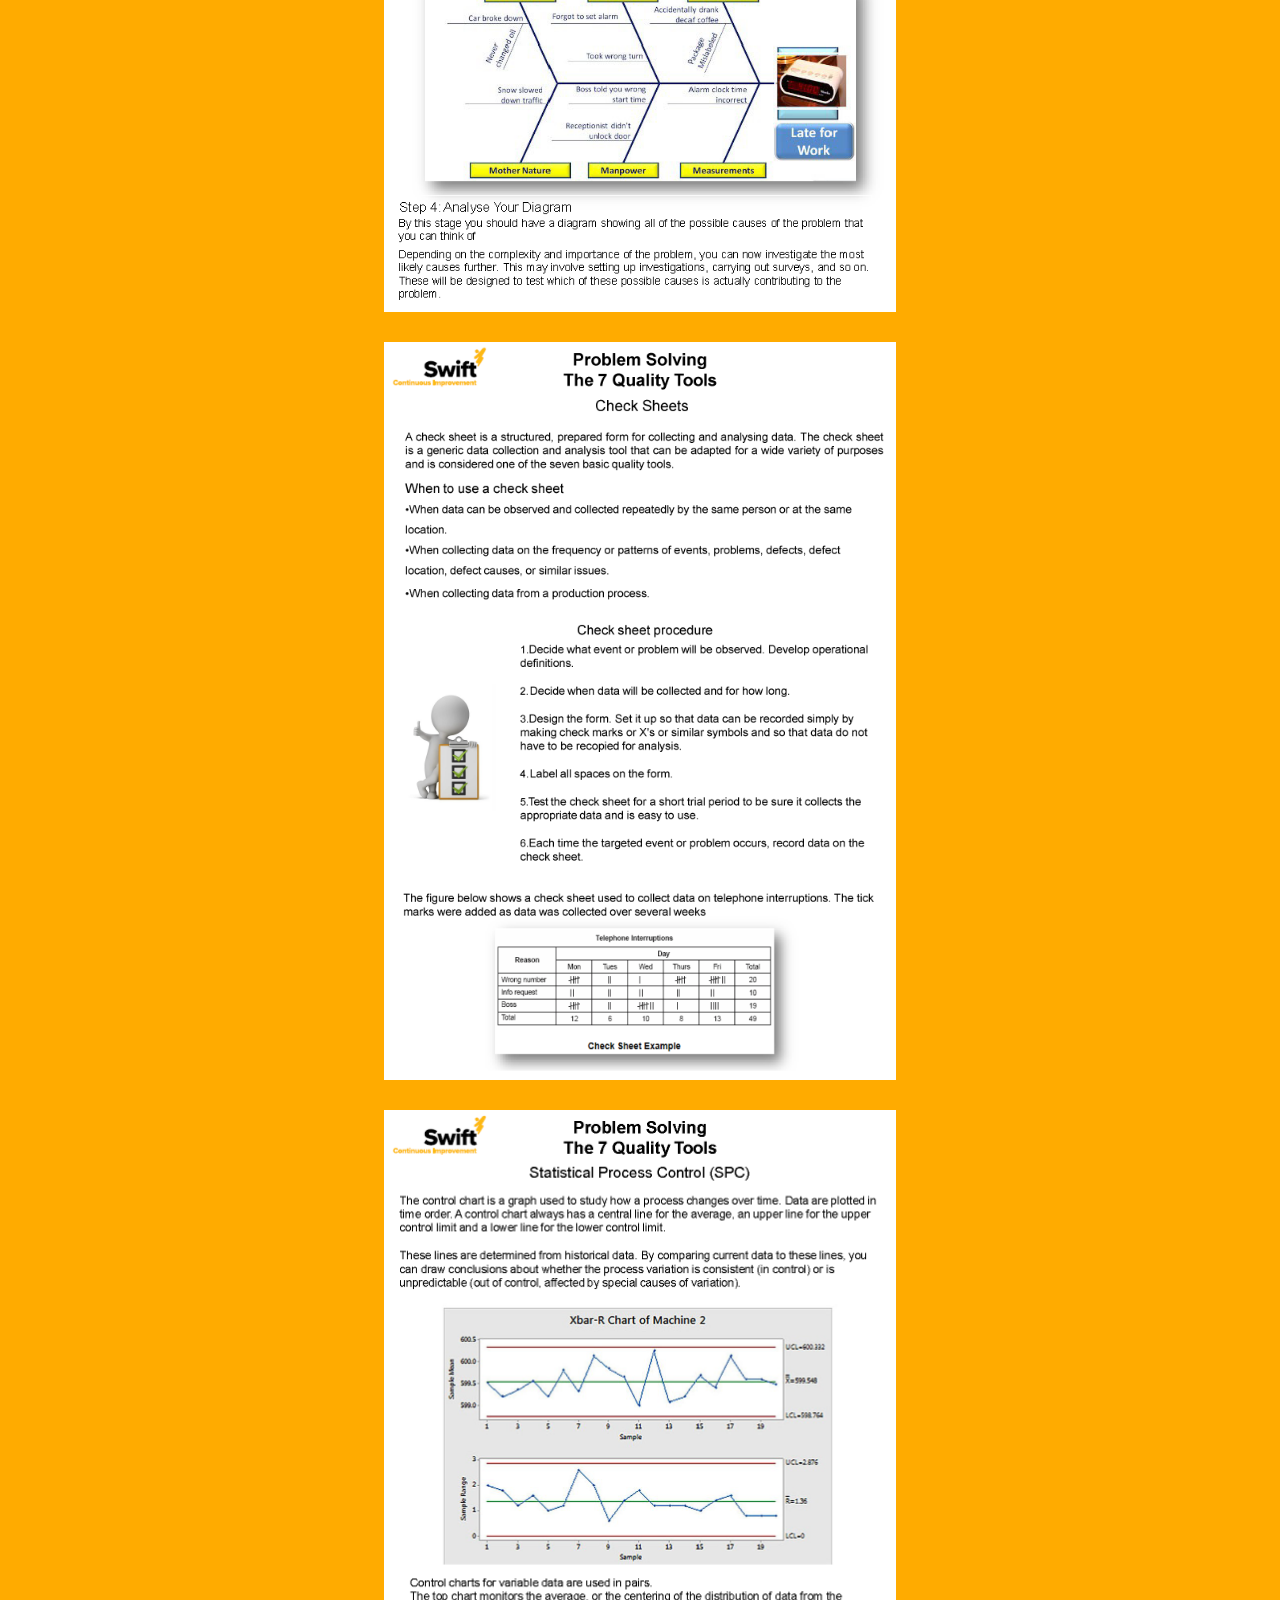
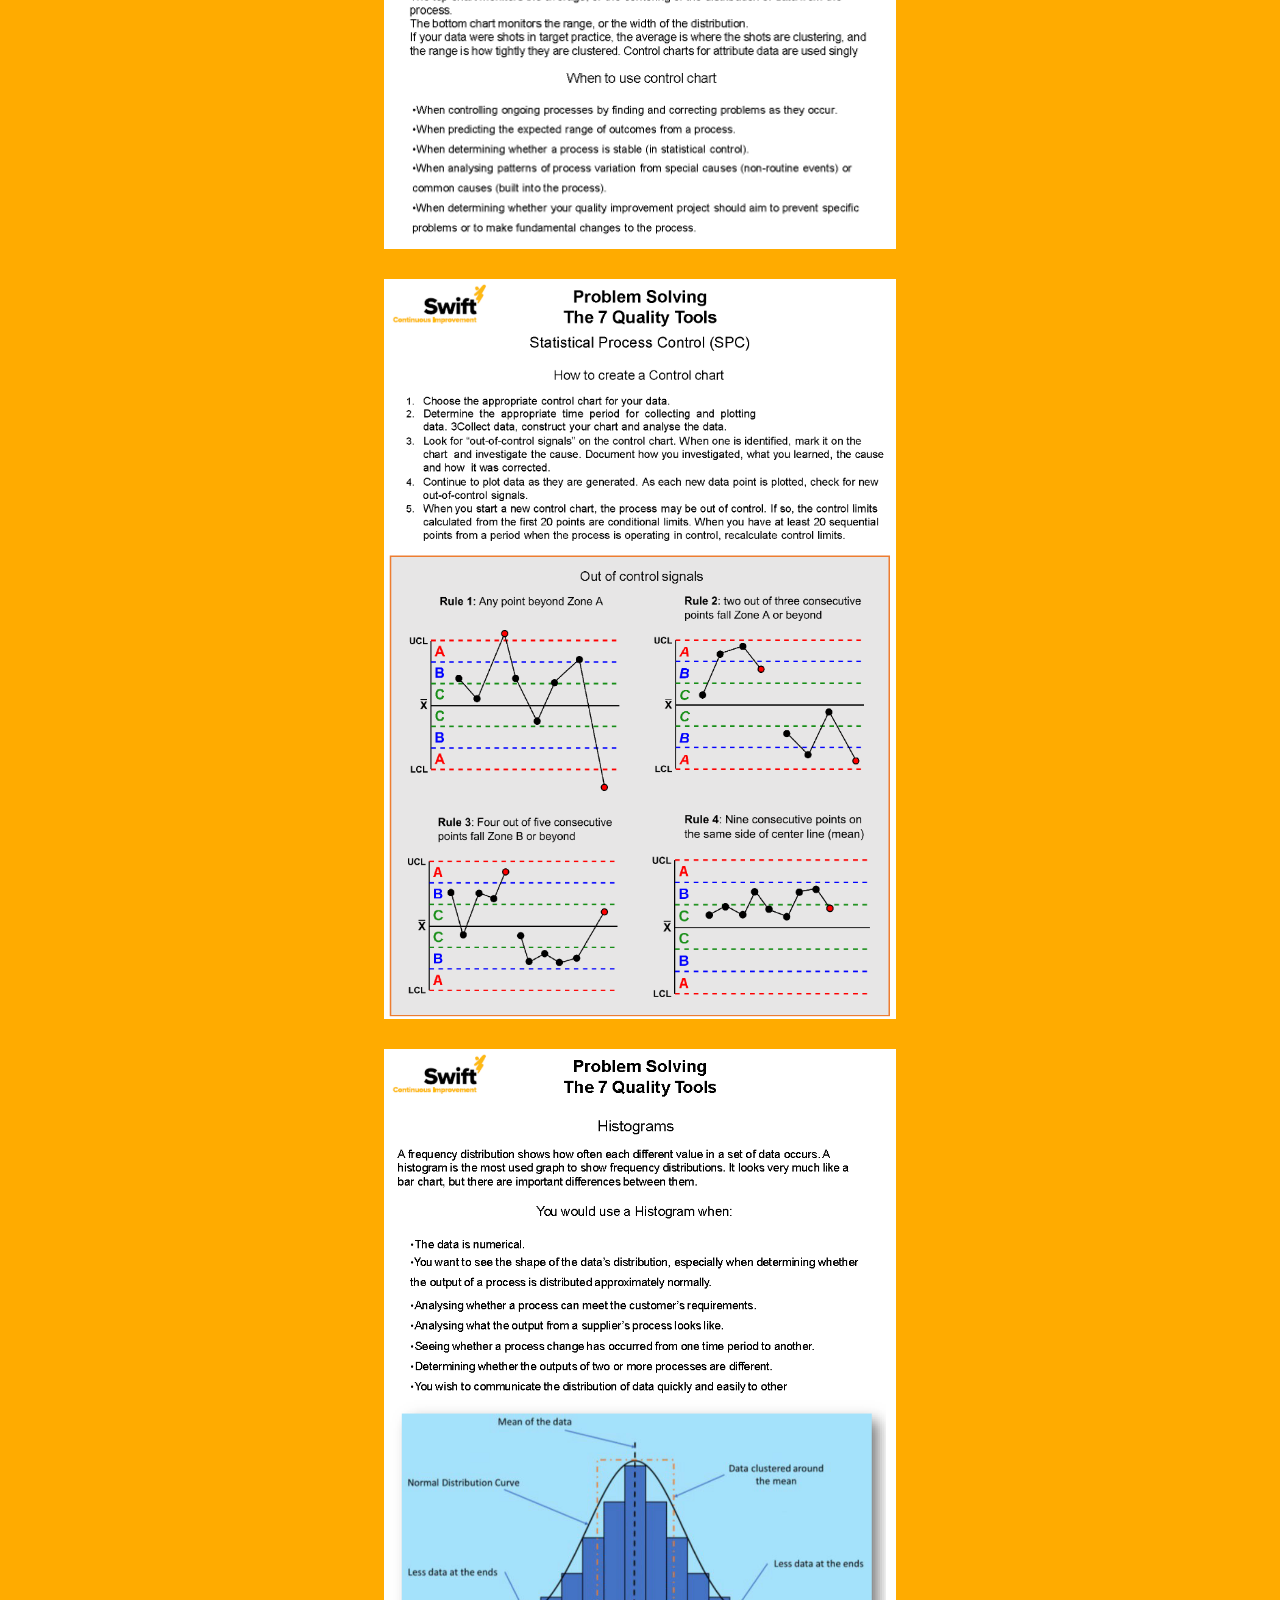
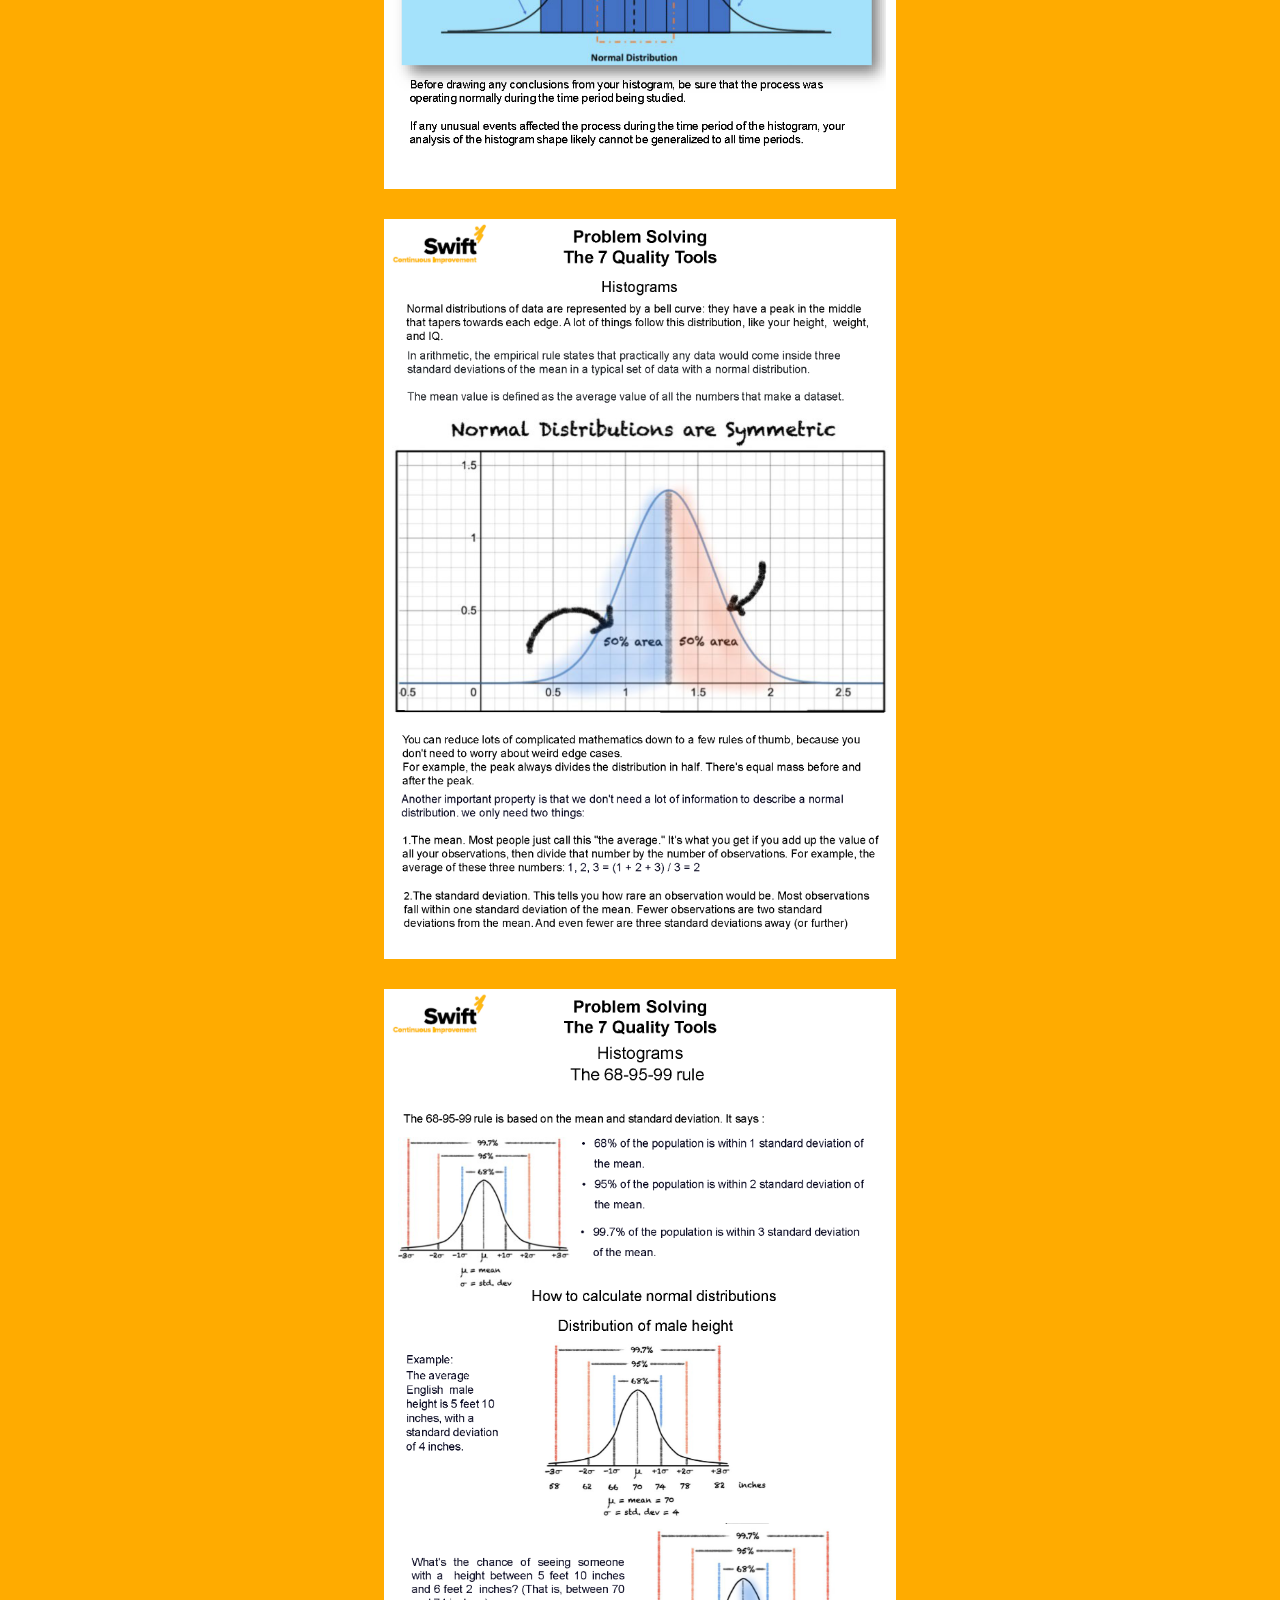
<file: gate-4-day-1.html>
<!DOCTYPE html>
<html>
<head>
    <meta name="viewport" content="width=device-width, initial-scale=1.0">
    <link rel="stylesheet" href="CIstyles.css">
    <title>Swift CI | Lean Resources | Gate Four Day One</title>
</head>
<body>
    <div class="container">
        <div class="images">
            <img src="gate 4 day 1/4 (45).png">
            <img src="gate 4 day 1/4 (46).png">
            <img src="gate 4 day 1/4 (47).png">
            <img src="gate 4 day 1/4 (1).png">
            <img src="gate 4 day 1/4 (2).png">
            <img src="gate 4 day 1/4 (3).png">
            <img src="gate 4 day 1/4 (4).png">
            <img src="gate 4 day 1/4 (5).png">
            <img src="gate 4 day 1/4 (6).png">
            <img src="gate 4 day 1/4 (7).png">
            <img src="gate 4 day 1/4 (8).png">
            <img src="gate 4 day 1/4 (9).png">
            <img src="gate 4 day 1/4 (10).png">
            <img src="gate 4 day 1/4 (11).png">
            <img src="gate 4 day 1/4 (12).png">
            <img src="gate 4 day 1/4 (13).png">
            <img src="gate 4 day 1/4 (14).png">
            <img src="gate 4 day 1/4 (15).png">
            <img src="gate 4 day 1/4 (16).png">
            <img src="gate 4 day 1/4 (17).png">
            <img src="gate 4 day 1/4 (18).png">
            <img src="gate 4 day 1/4 (19).png">
            <img src="gate 4 day 1/4 (20).png">
            <img src="gate 4 day 1/4 (21).png">
            <img src="gate 4 day 1/4 (22).png">
            <img src="gate 4 day 1/4 (23).png">
            <img src="gate 4 day 1/4 (24).png">
            <img src="gate 4 day 1/4 (25).png">
            <img src="gate 4 day 1/4 (26).png">
            <img src="gate 4 day 1/4 (27).png">
            <img src="gate 4 day 1/4 (28).png">
            <img src="gate 4 day 1/4 (29).png">
            <img src="gate 4 day 1/4 (30).png">
            <img src="gate 4 day 1/4 (31).png">
            <img src="gate 4 day 1/4 (32).png">
            <img src="gate 4 day 1/4 (33).png">
            <img src="gate 4 day 1/4 (34).png">
            <img src="gate 4 day 1/4 (35).png">
            <img src="gate 4 day 1/4 (36).png">
            <img src="gate 4 day 1/4 (37).png">
            <img src="gate 4 day 1/4 (38).png">
            <img src="gate 4 day 1/4 (39).png">
            <img src="gate 4 day 1/4 (40).png">
            <img src="gate 4 day 1/4 (41).png">
            <img src="gate 4 day 1/4 (42).png">
            <img src="gate 4 day 1/4 (43).png">
            <img src="gate 4 day 1/4 (44).png">

        </div>
    </div>
</body>
</html>
</file>
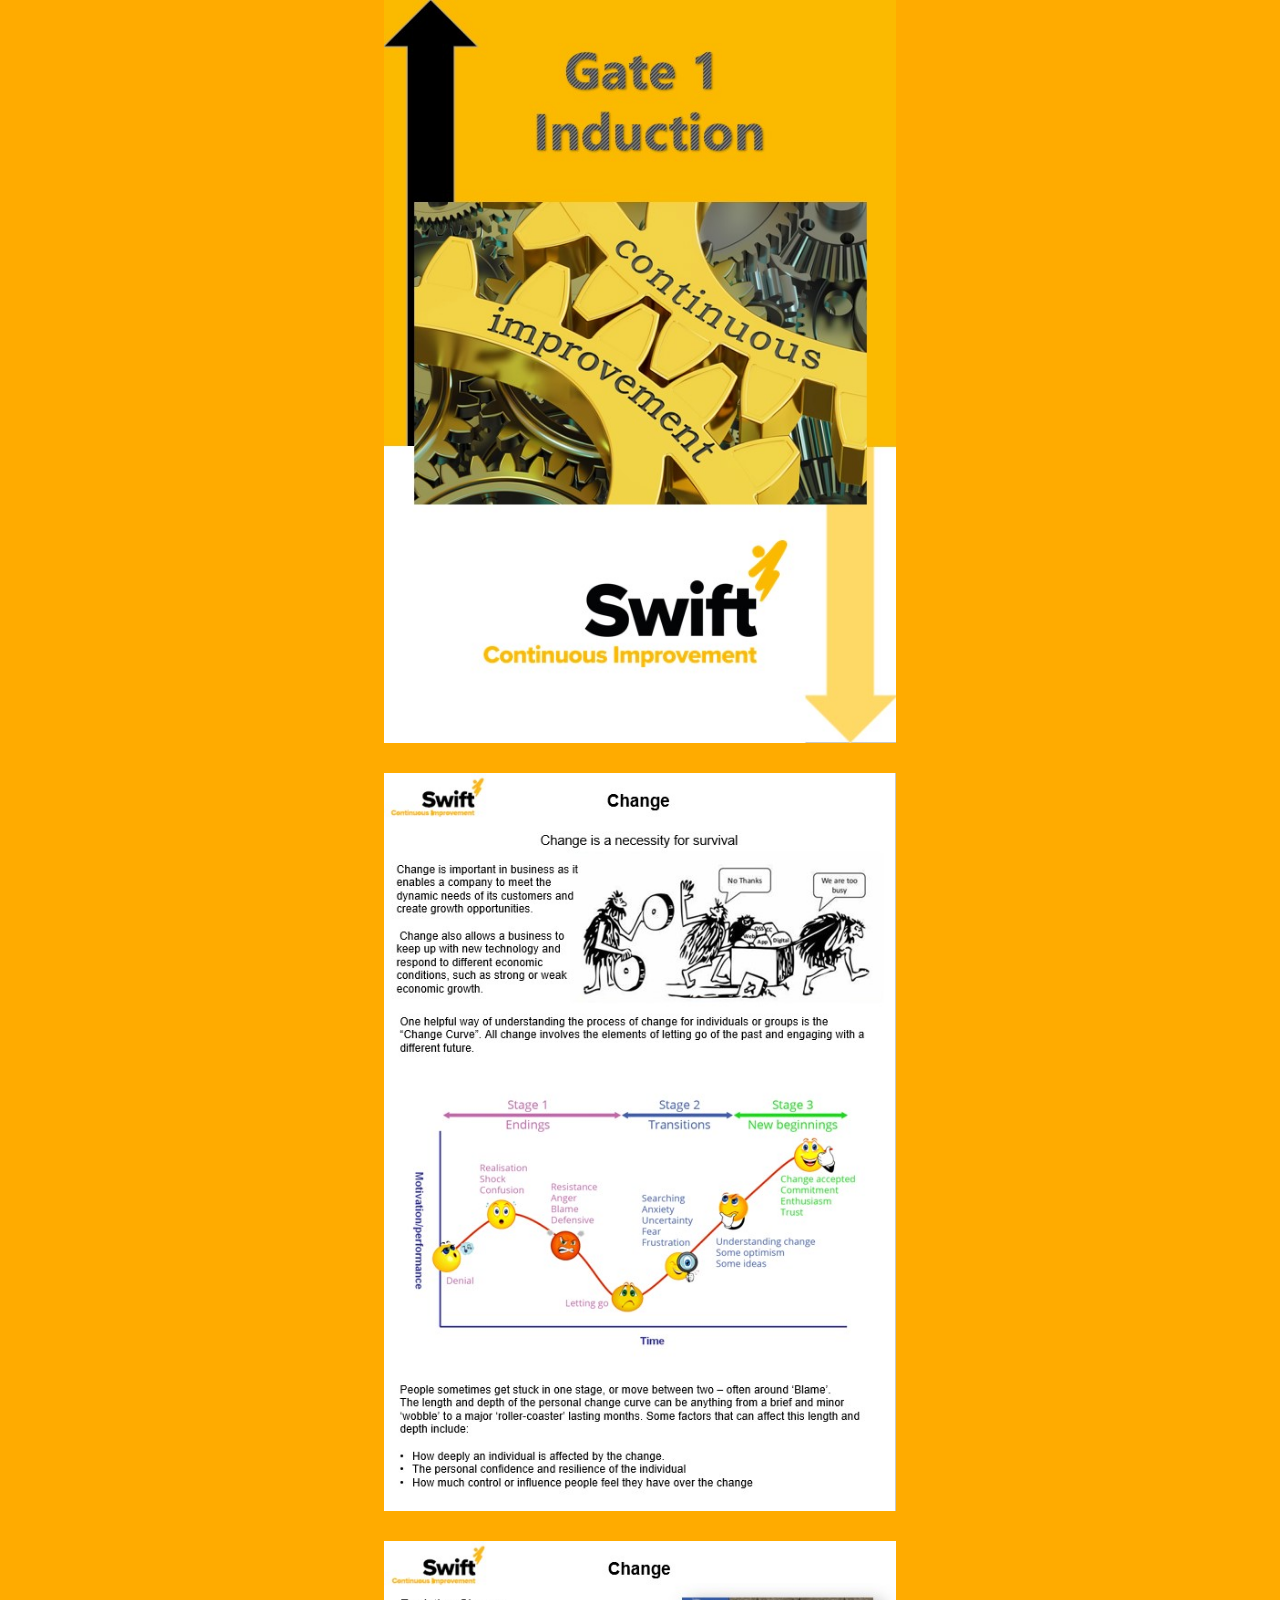
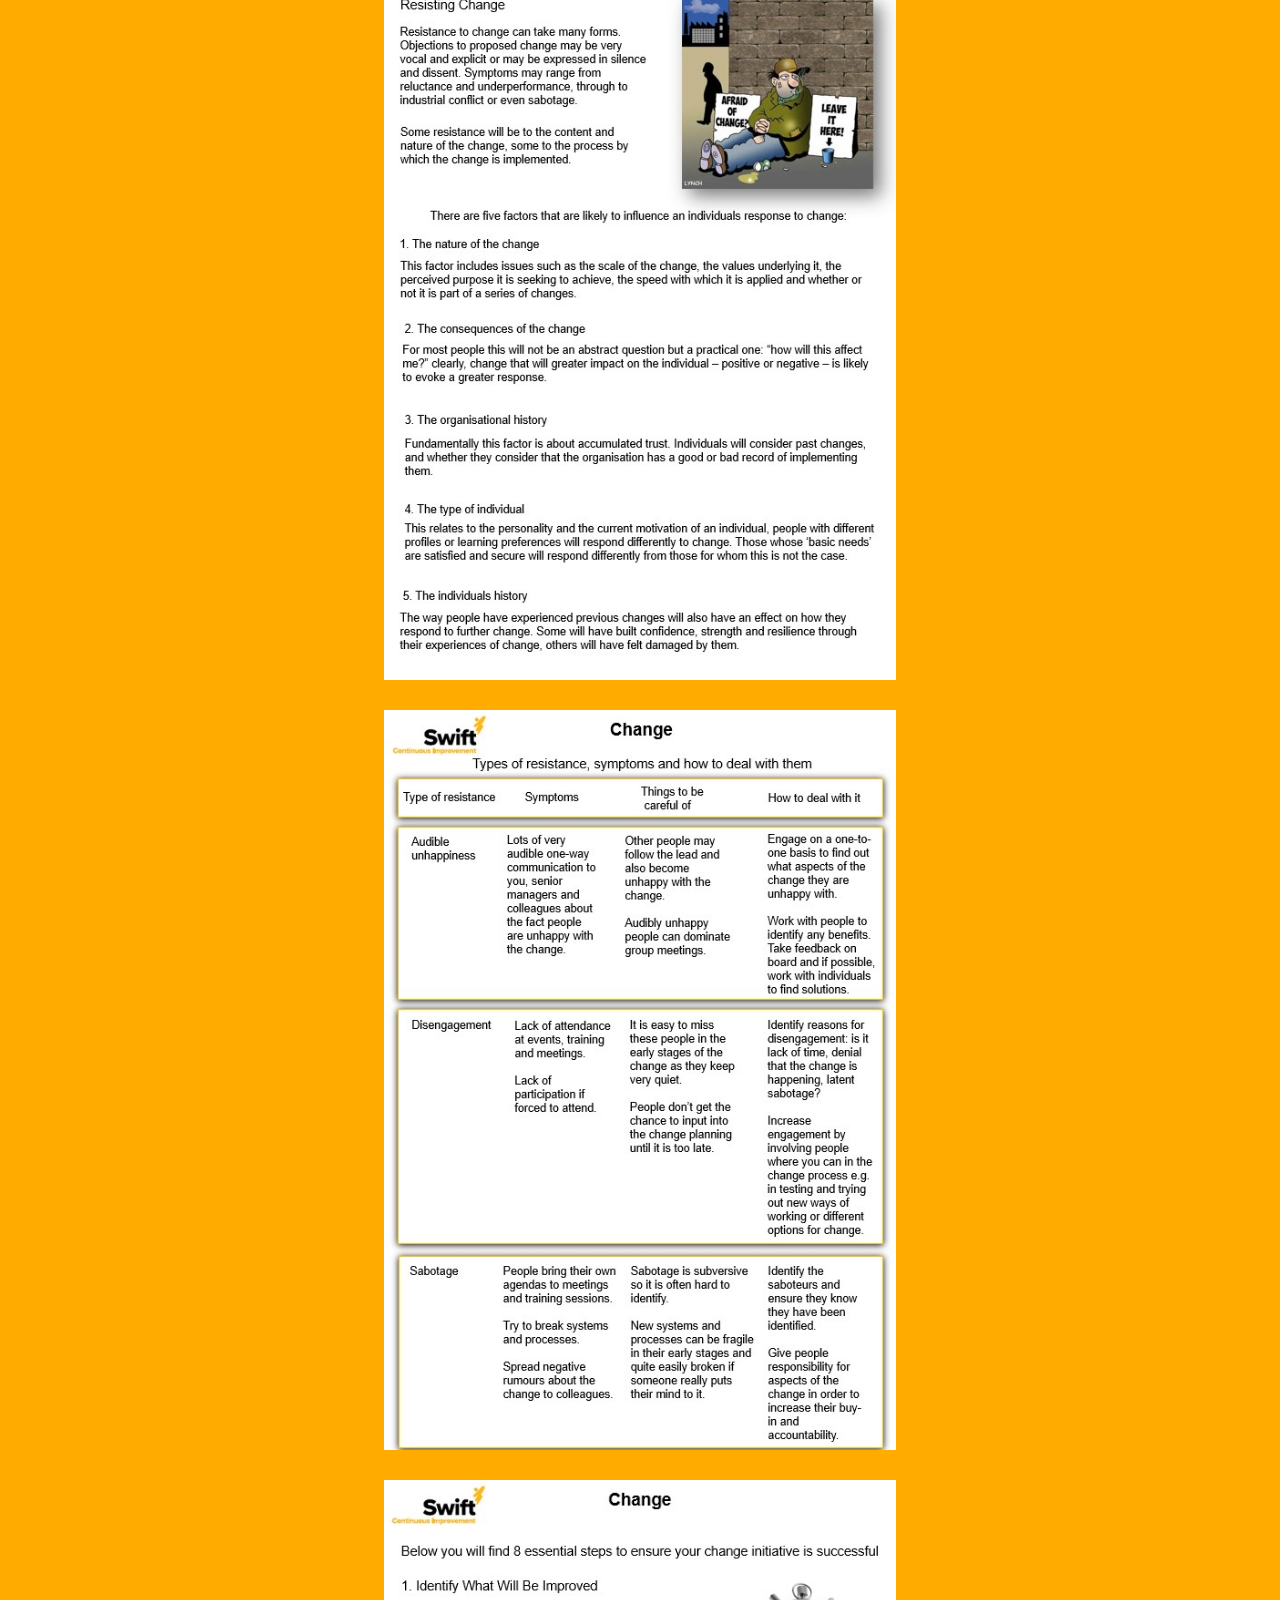
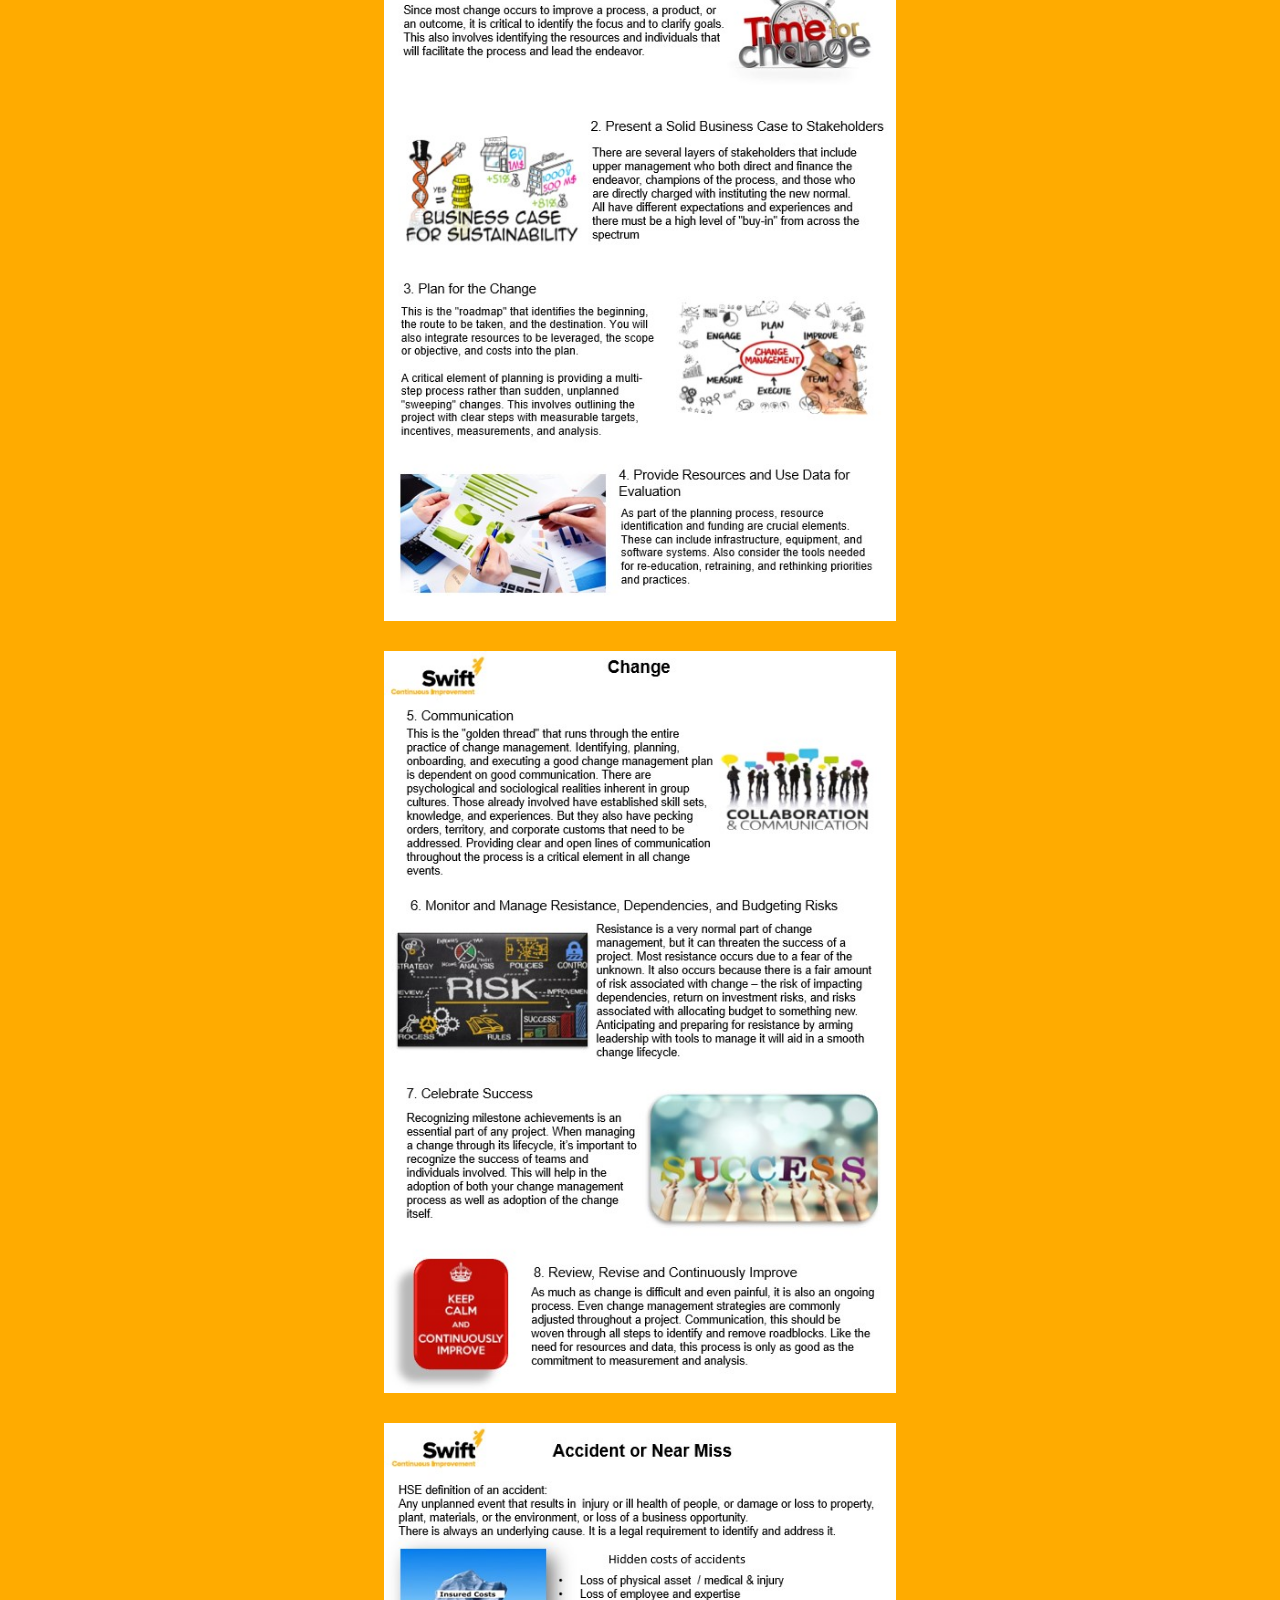
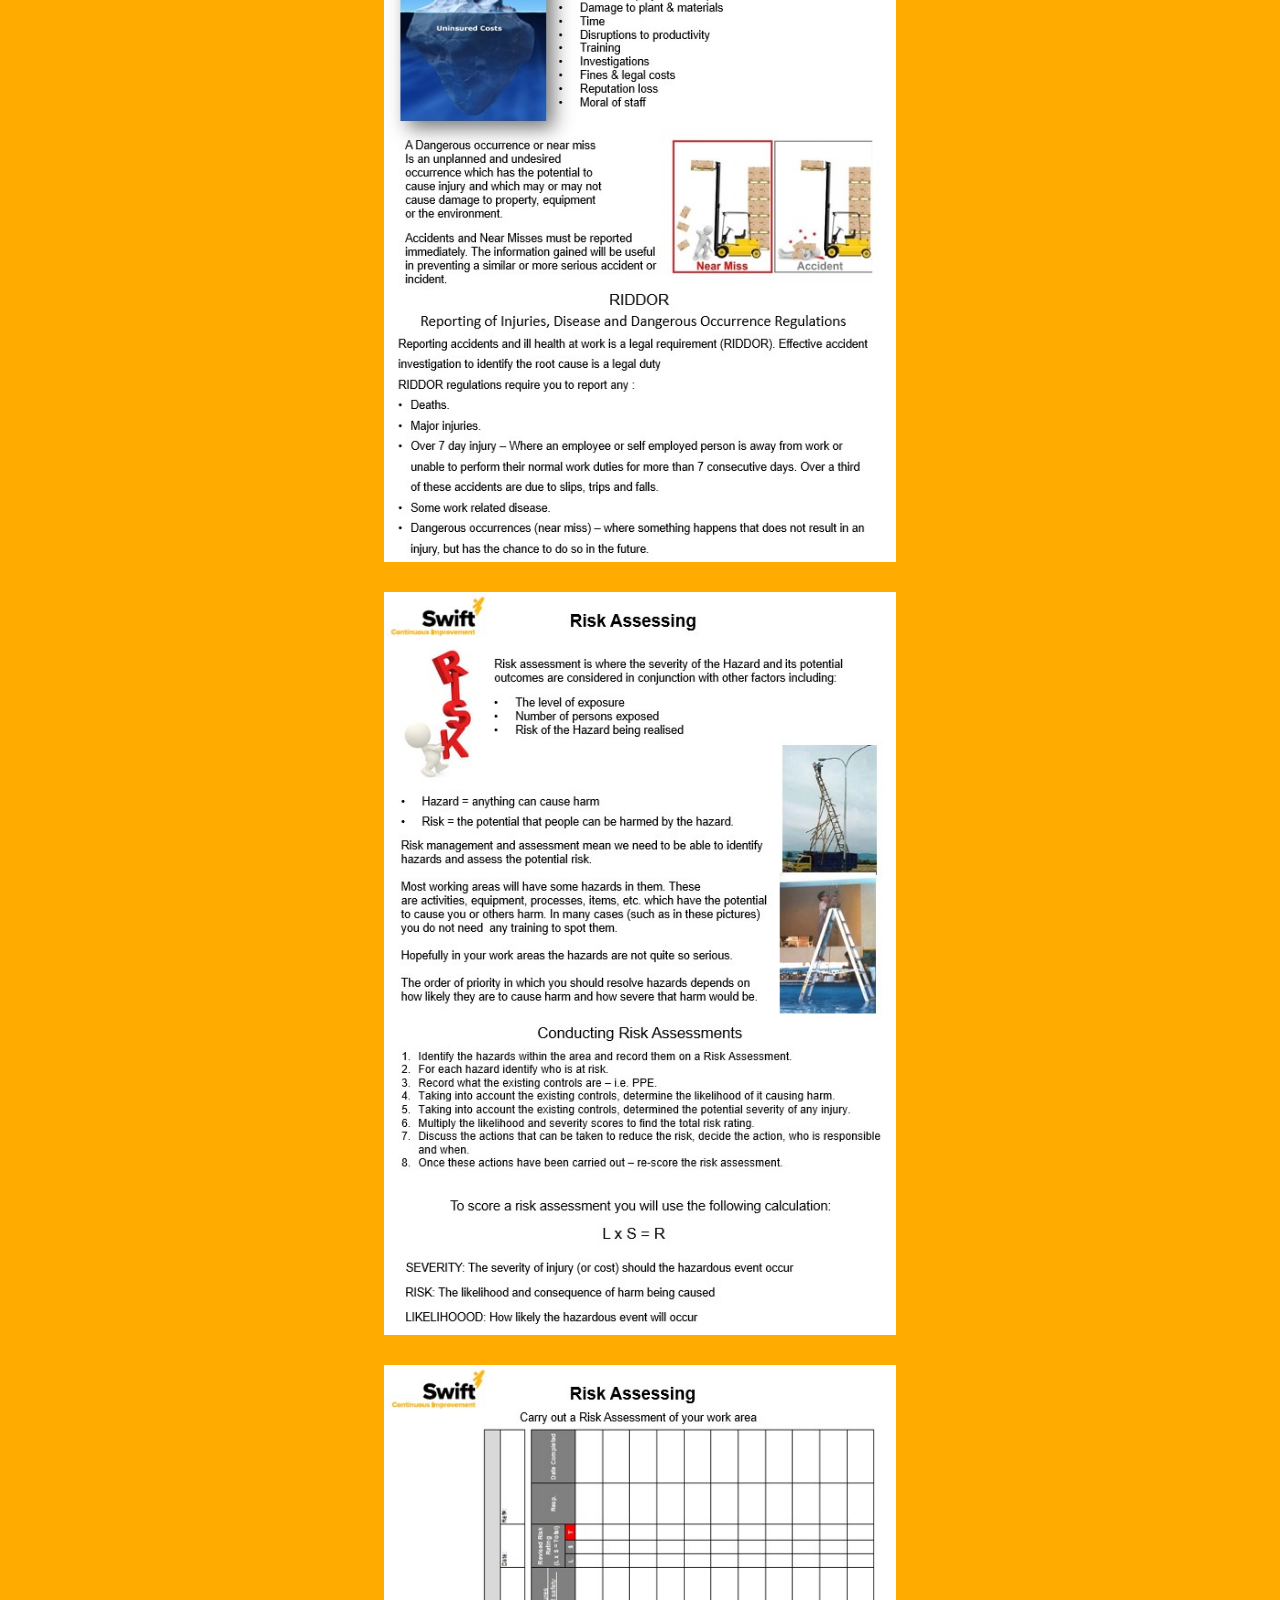
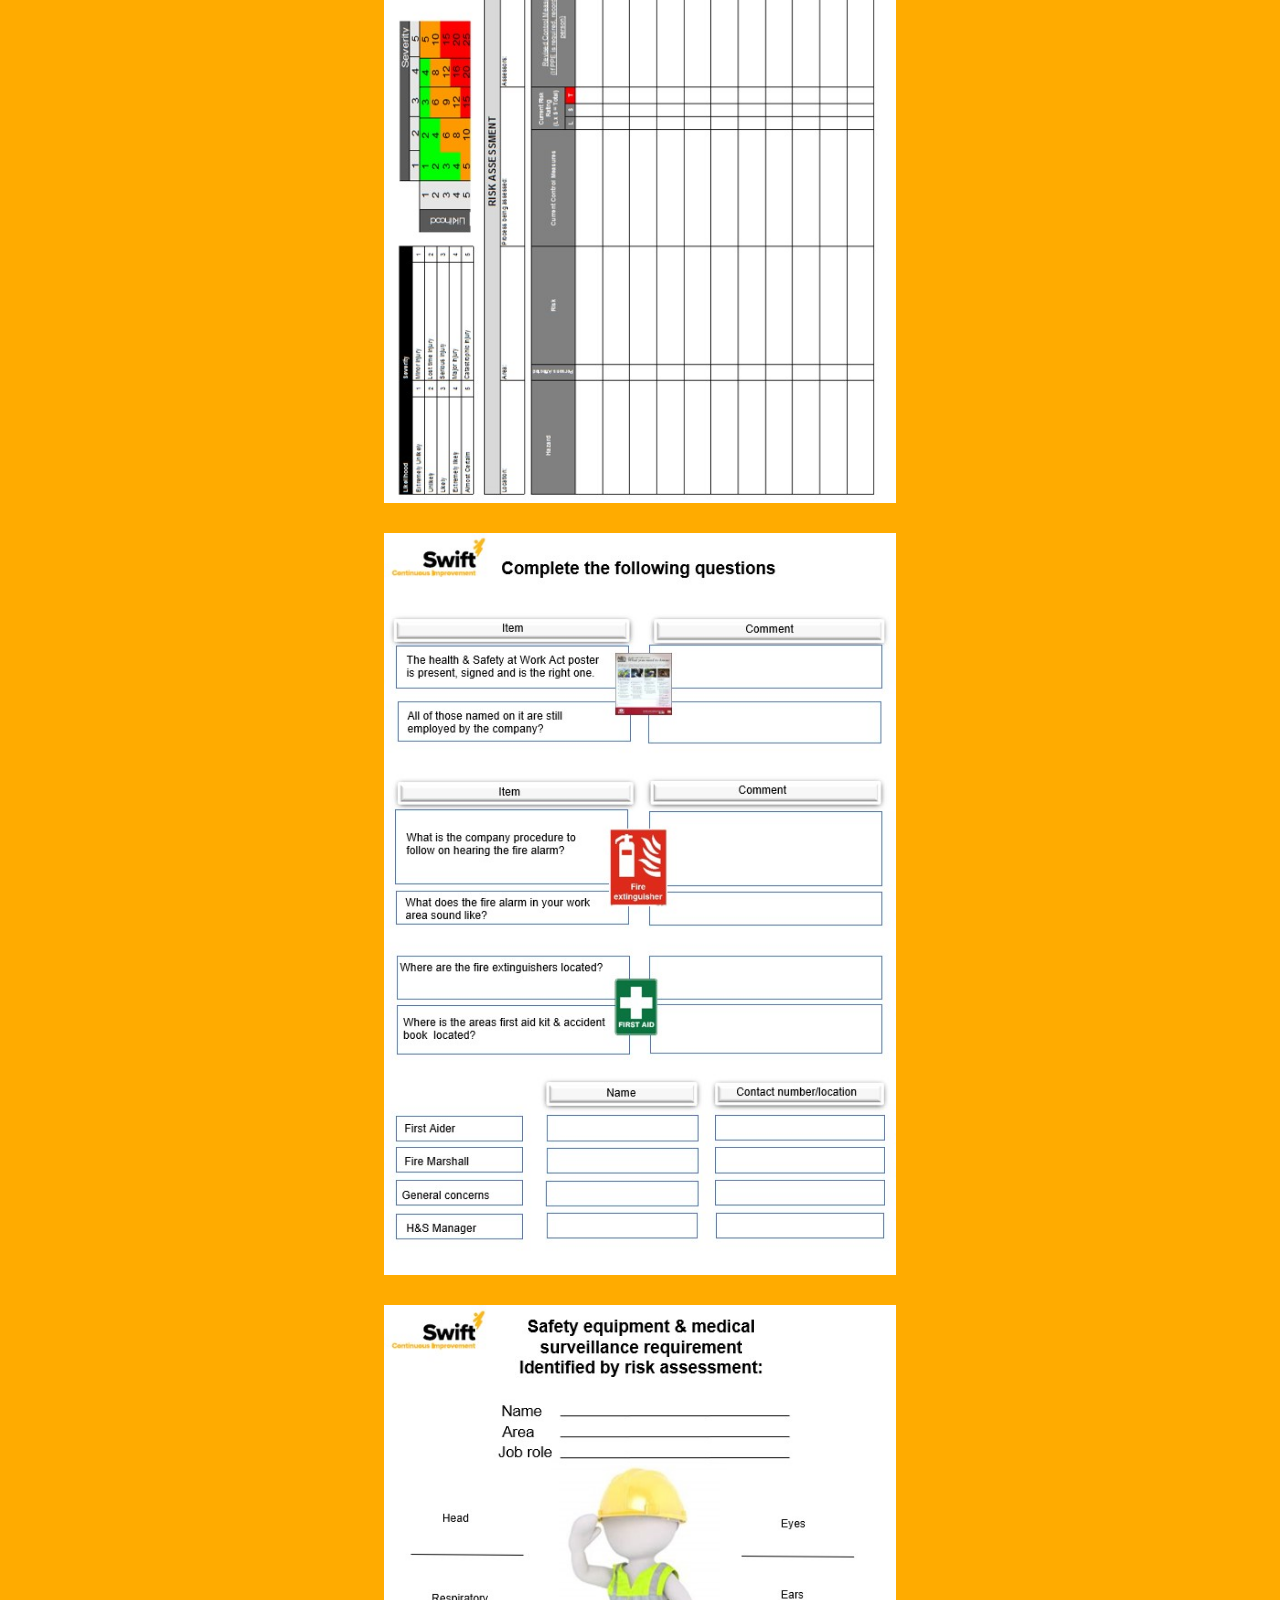
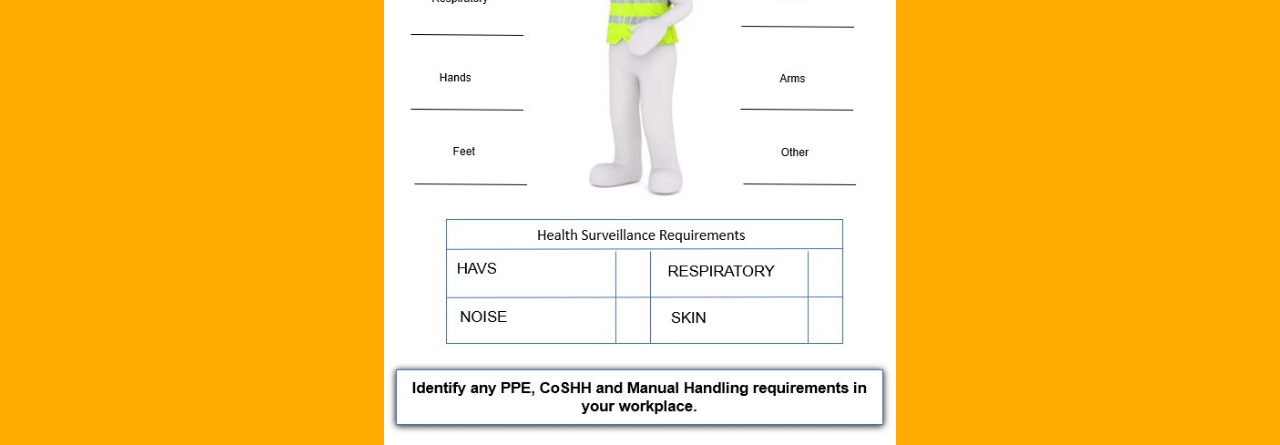
<file: lean-resource-gate-one-day-one.html>
<!DOCTYPE html>
<html>
<head>
    <meta name="viewport" content="width=device-width, initial-scale=1.0">
    <link rel="stylesheet" href="CIstyles.css">
    <title>Swift CI | Lean Resources | Gate One Day One</title>
</head>
<body>
    <div class="container">
        <div class="images">
            <img src="gateone/tile1.jpg">
            <img src="gateone/tile2.jpg">
            <img src="gateone/tile3.jpg">
            <img src="gateone/tile4.jpg">
            <img src="gateone/tile5.jpg">
            <img src="gateone/tile6.jpg">
            <img src="gateone/tile7.jpg">
            <img src="gateone/tile8.jpg">
            <img src="gateone/tile9.jpg">
            <img src="gateone/tile10.jpg">
            <img src="gateone/tile11.jpg">
        </div>
    </div>
</body>
</html>
</file>
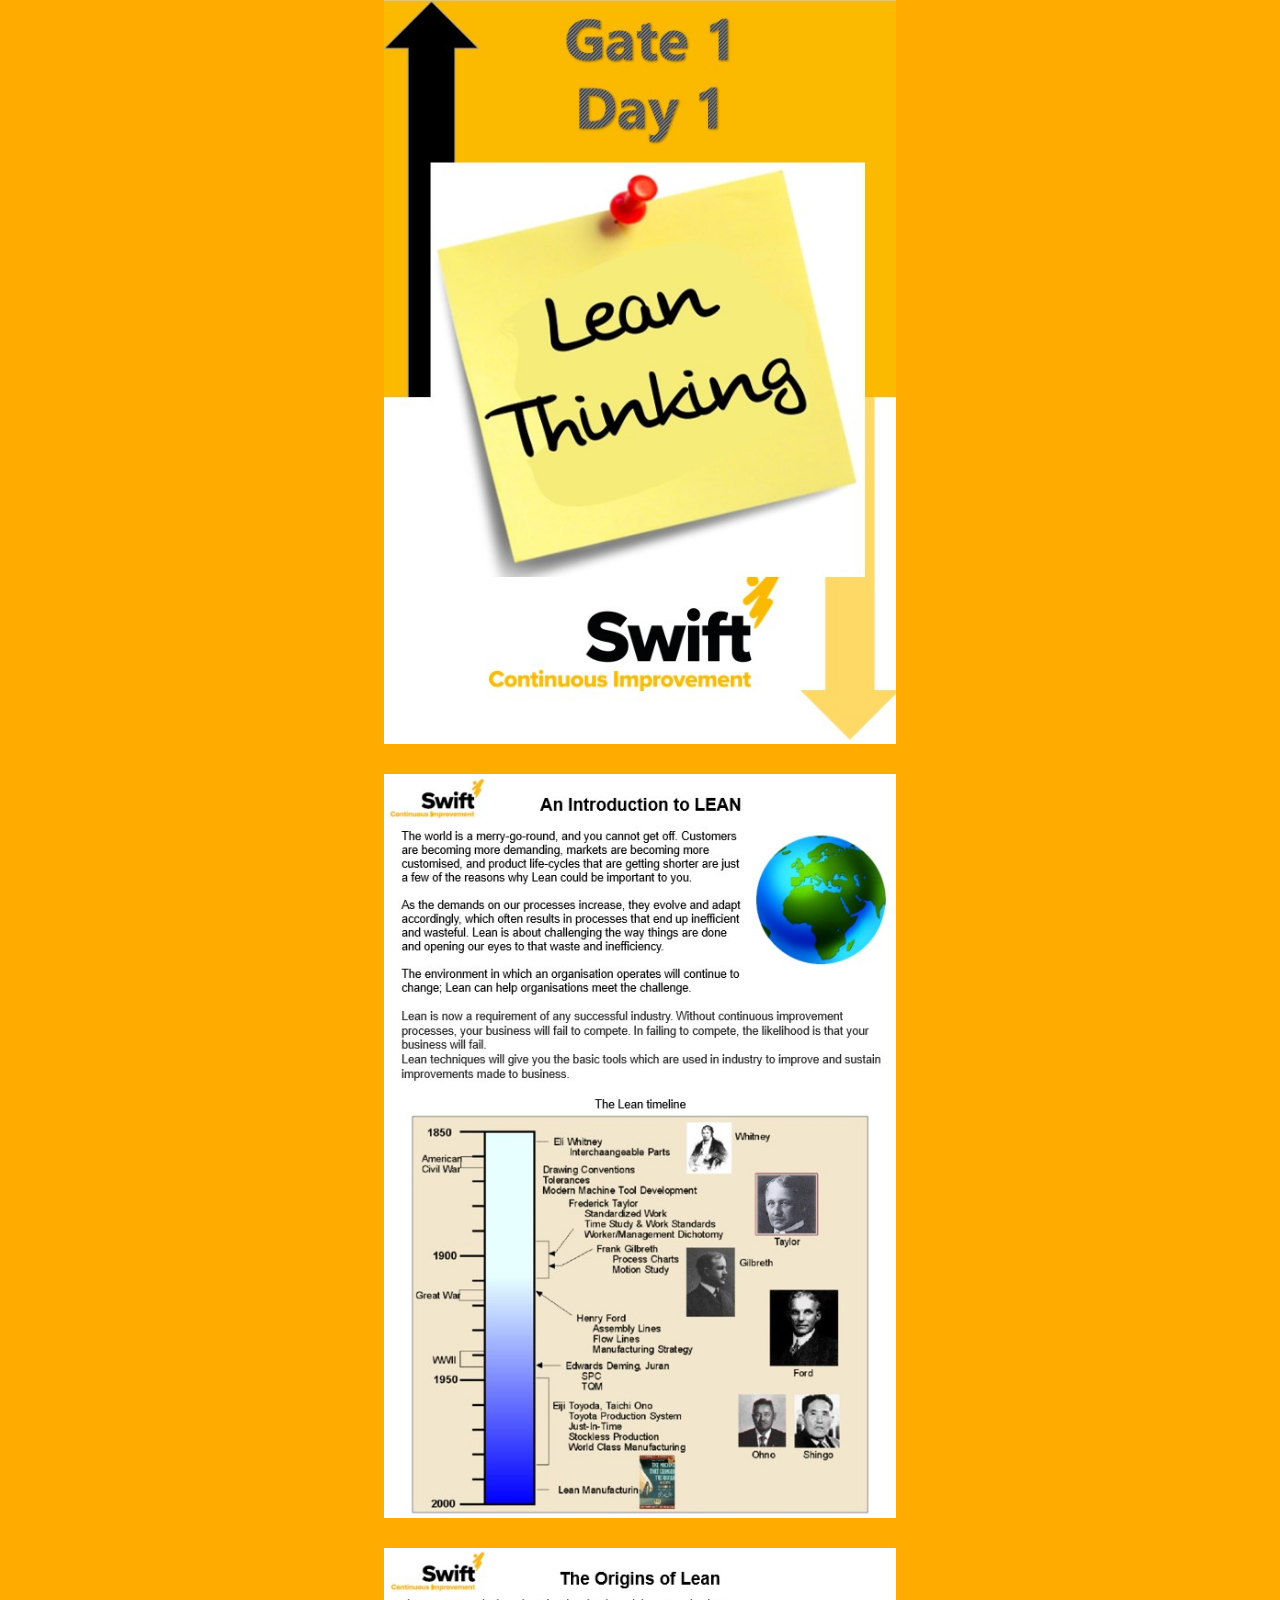
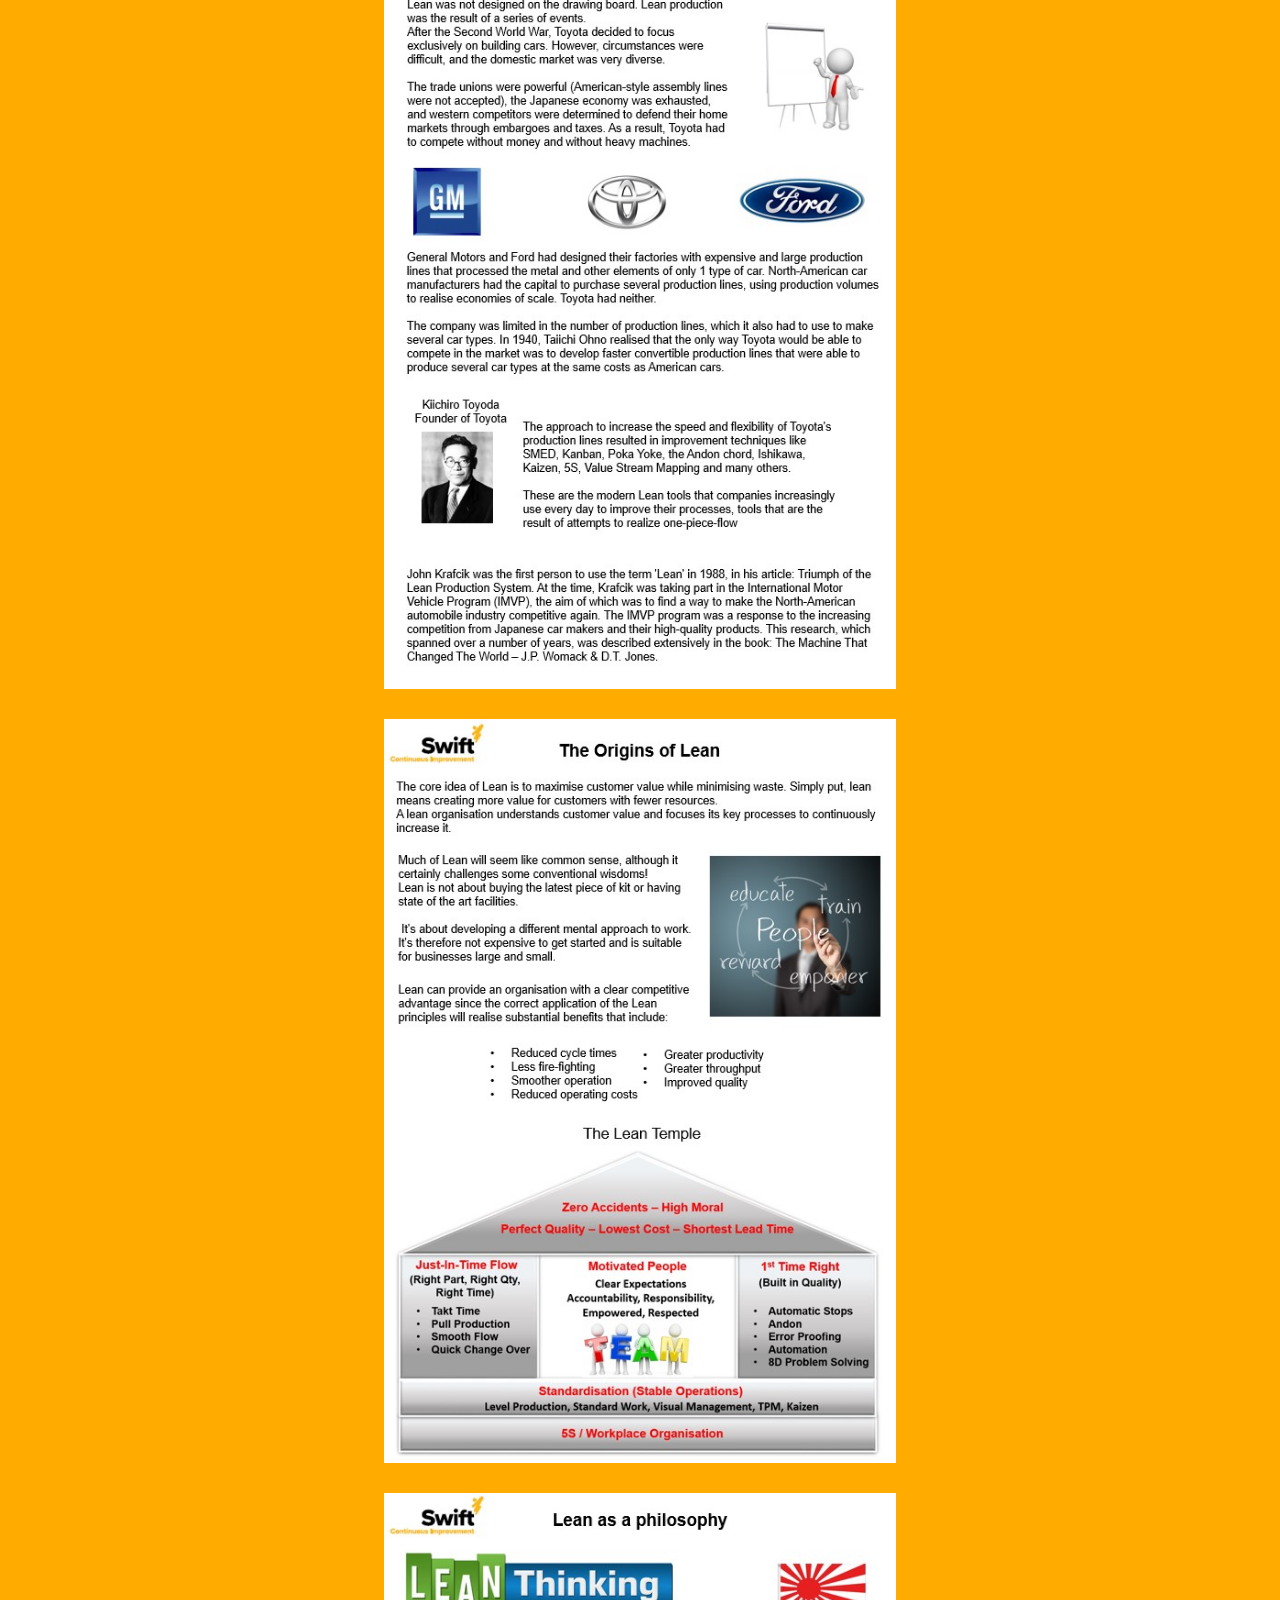
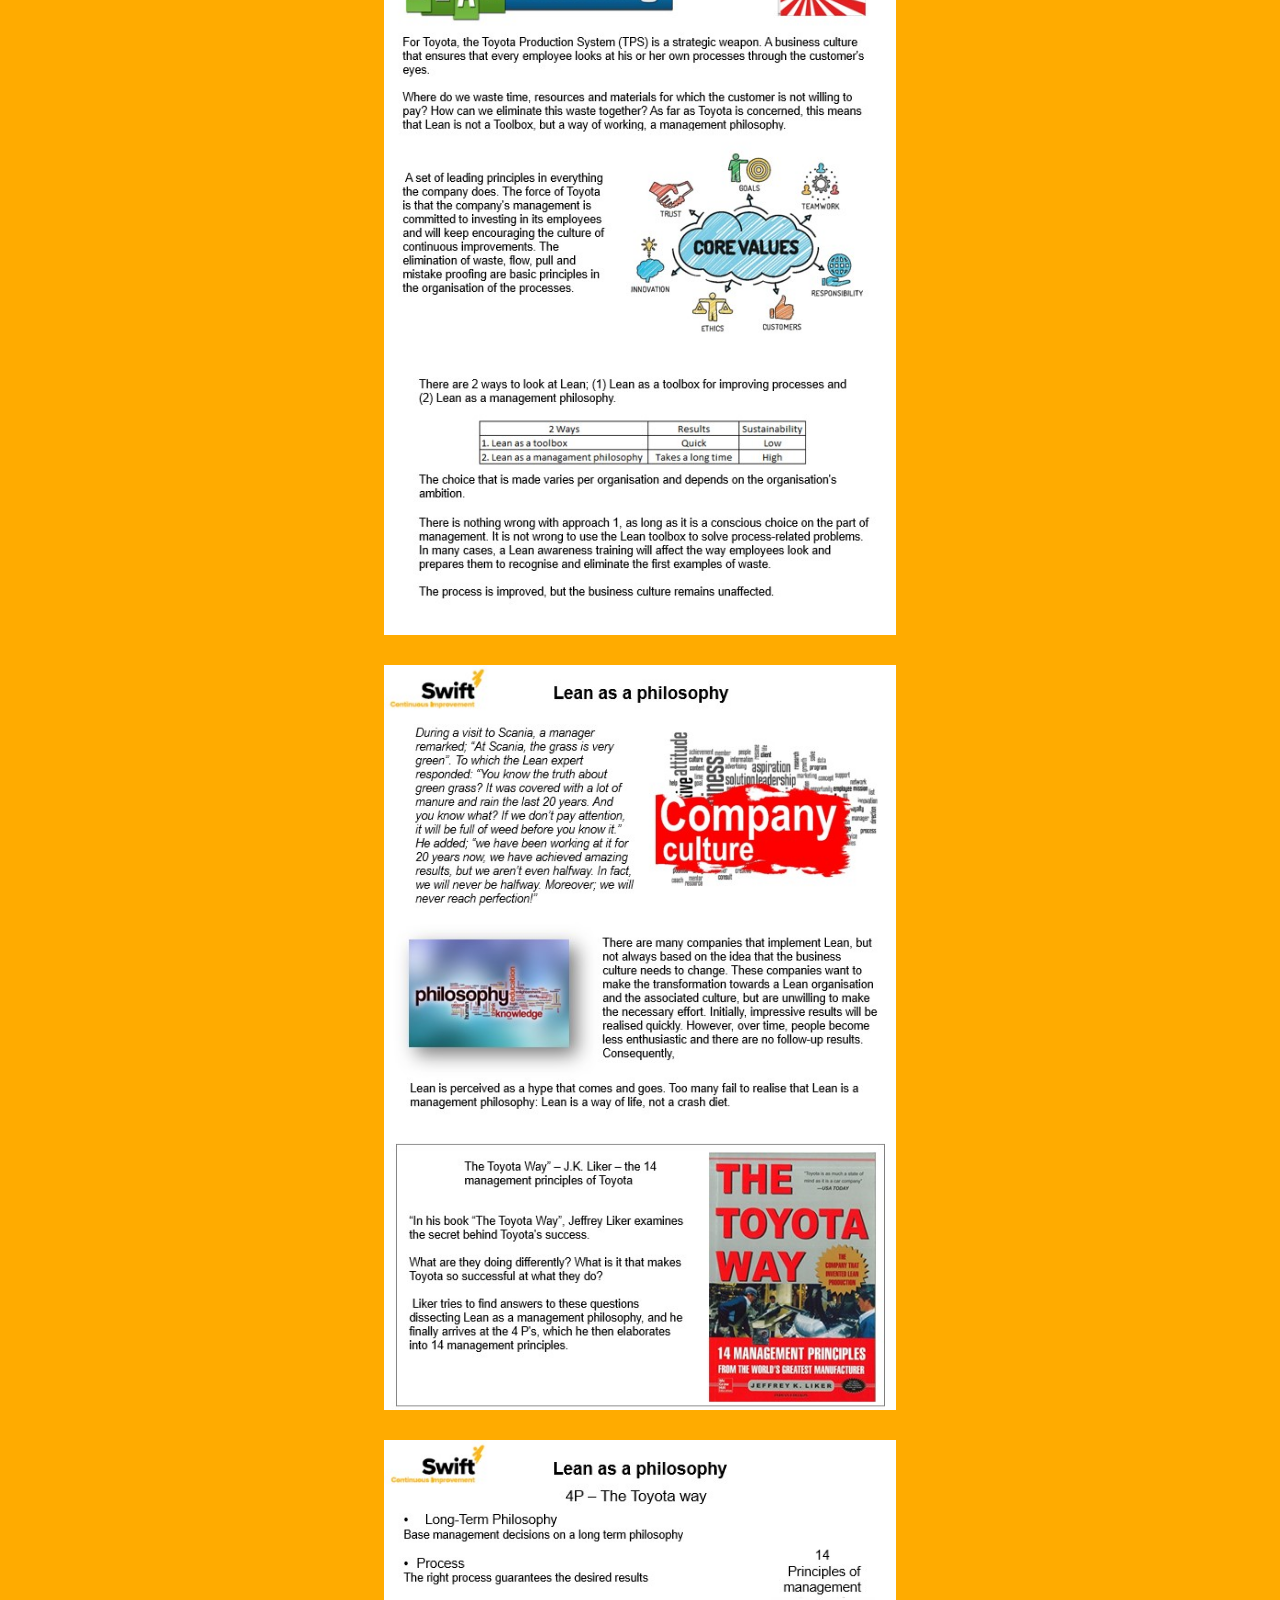
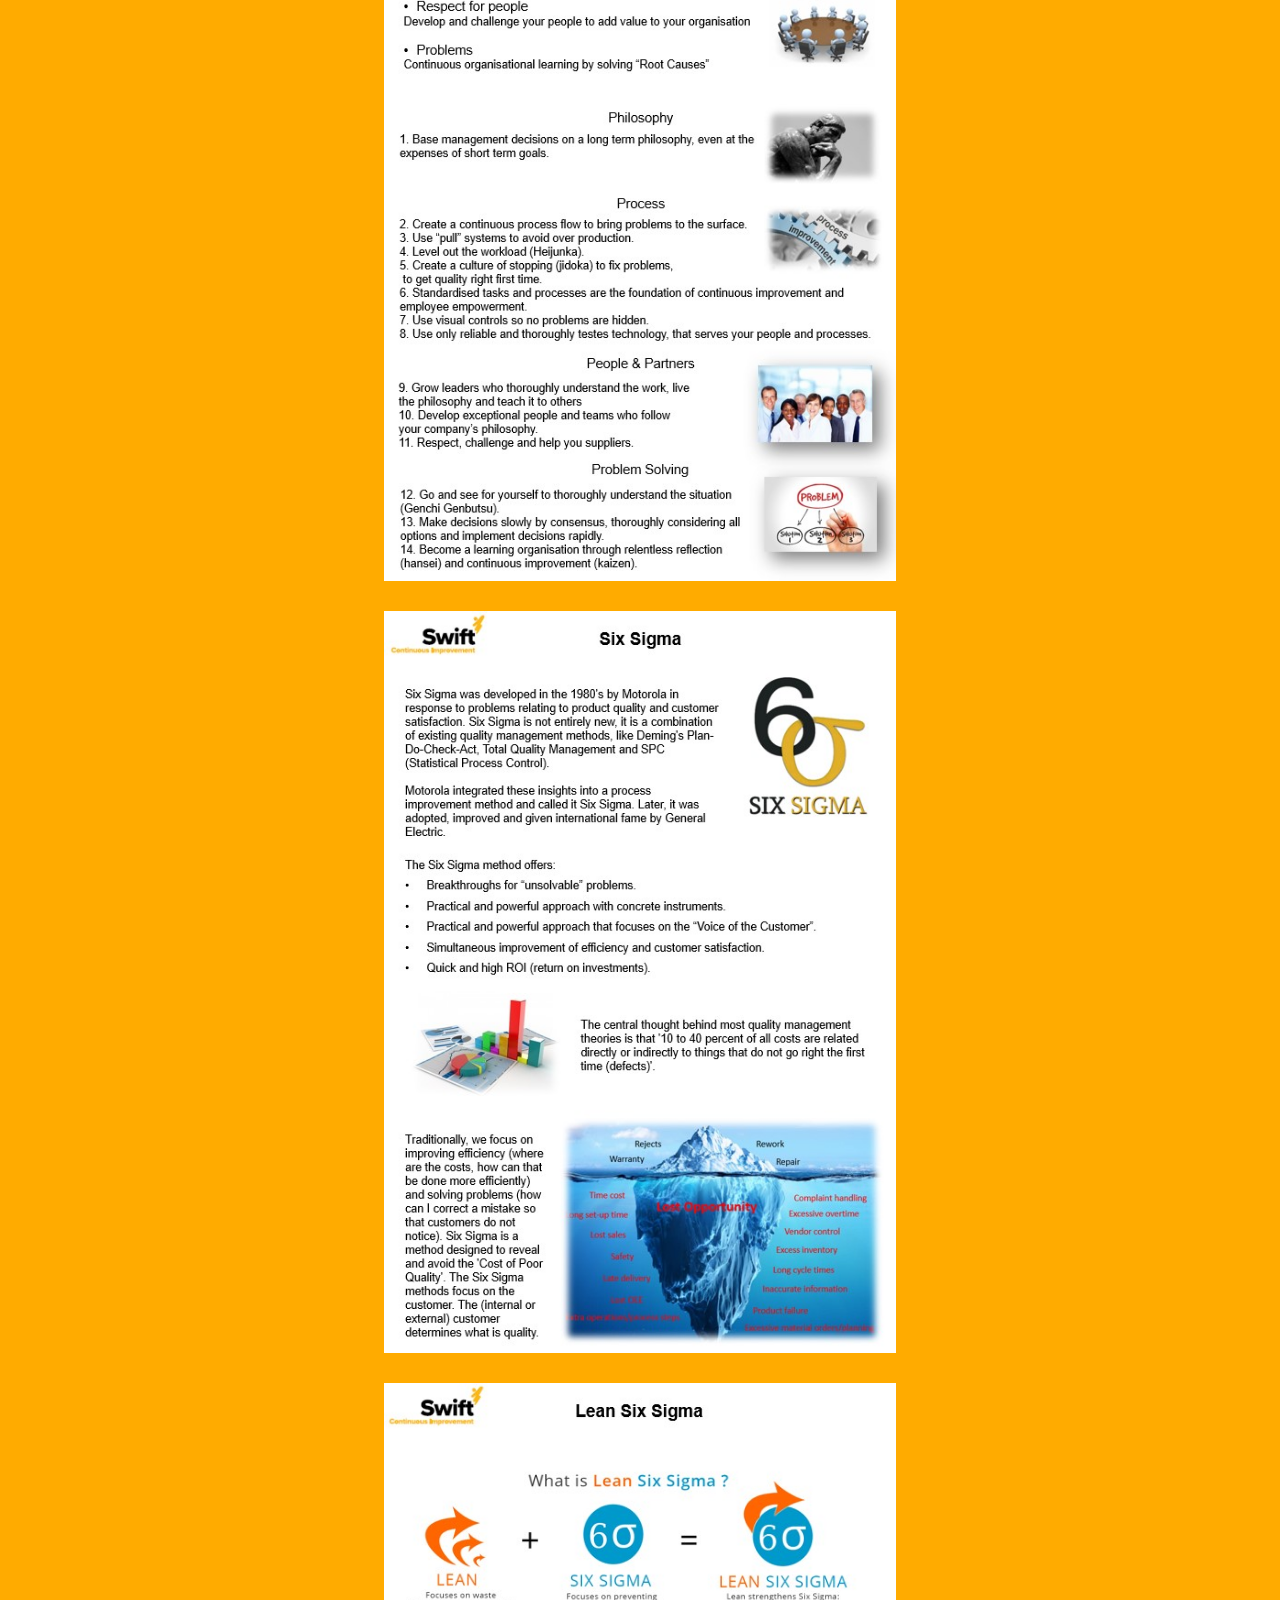
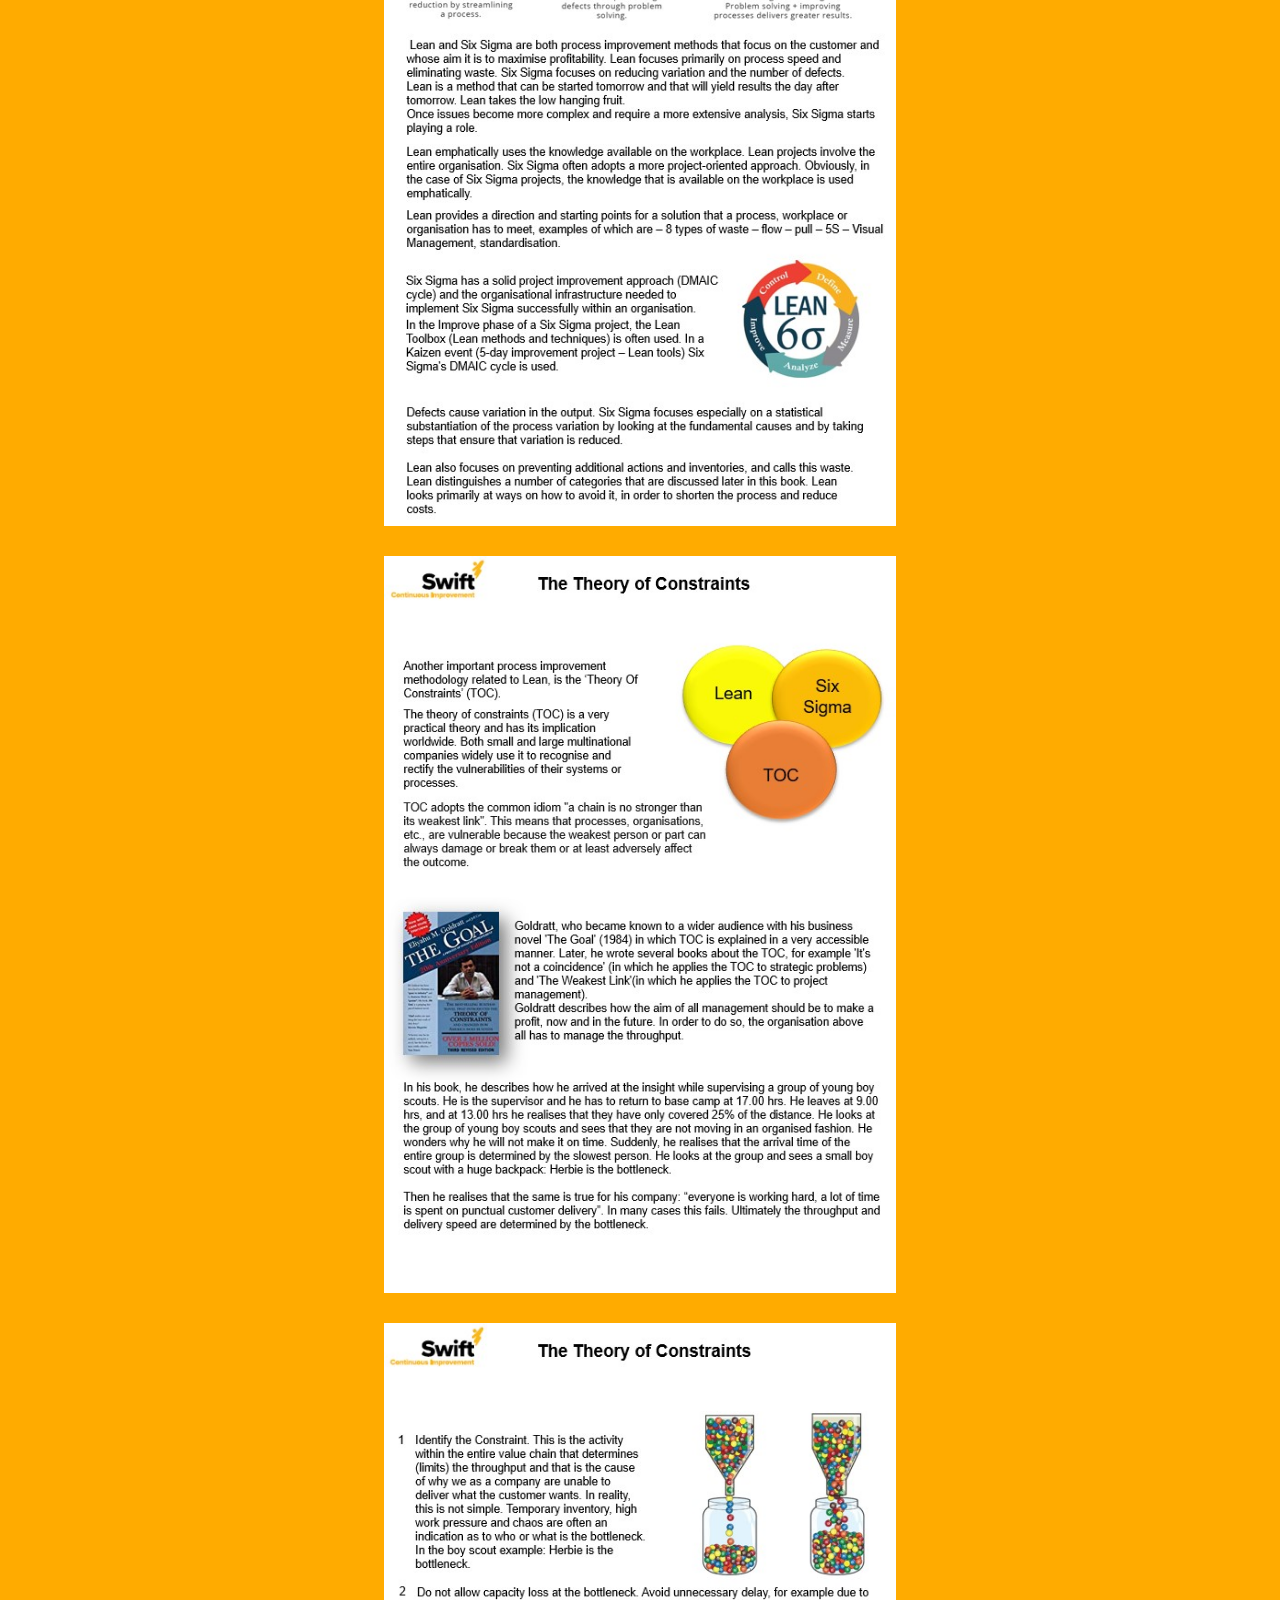
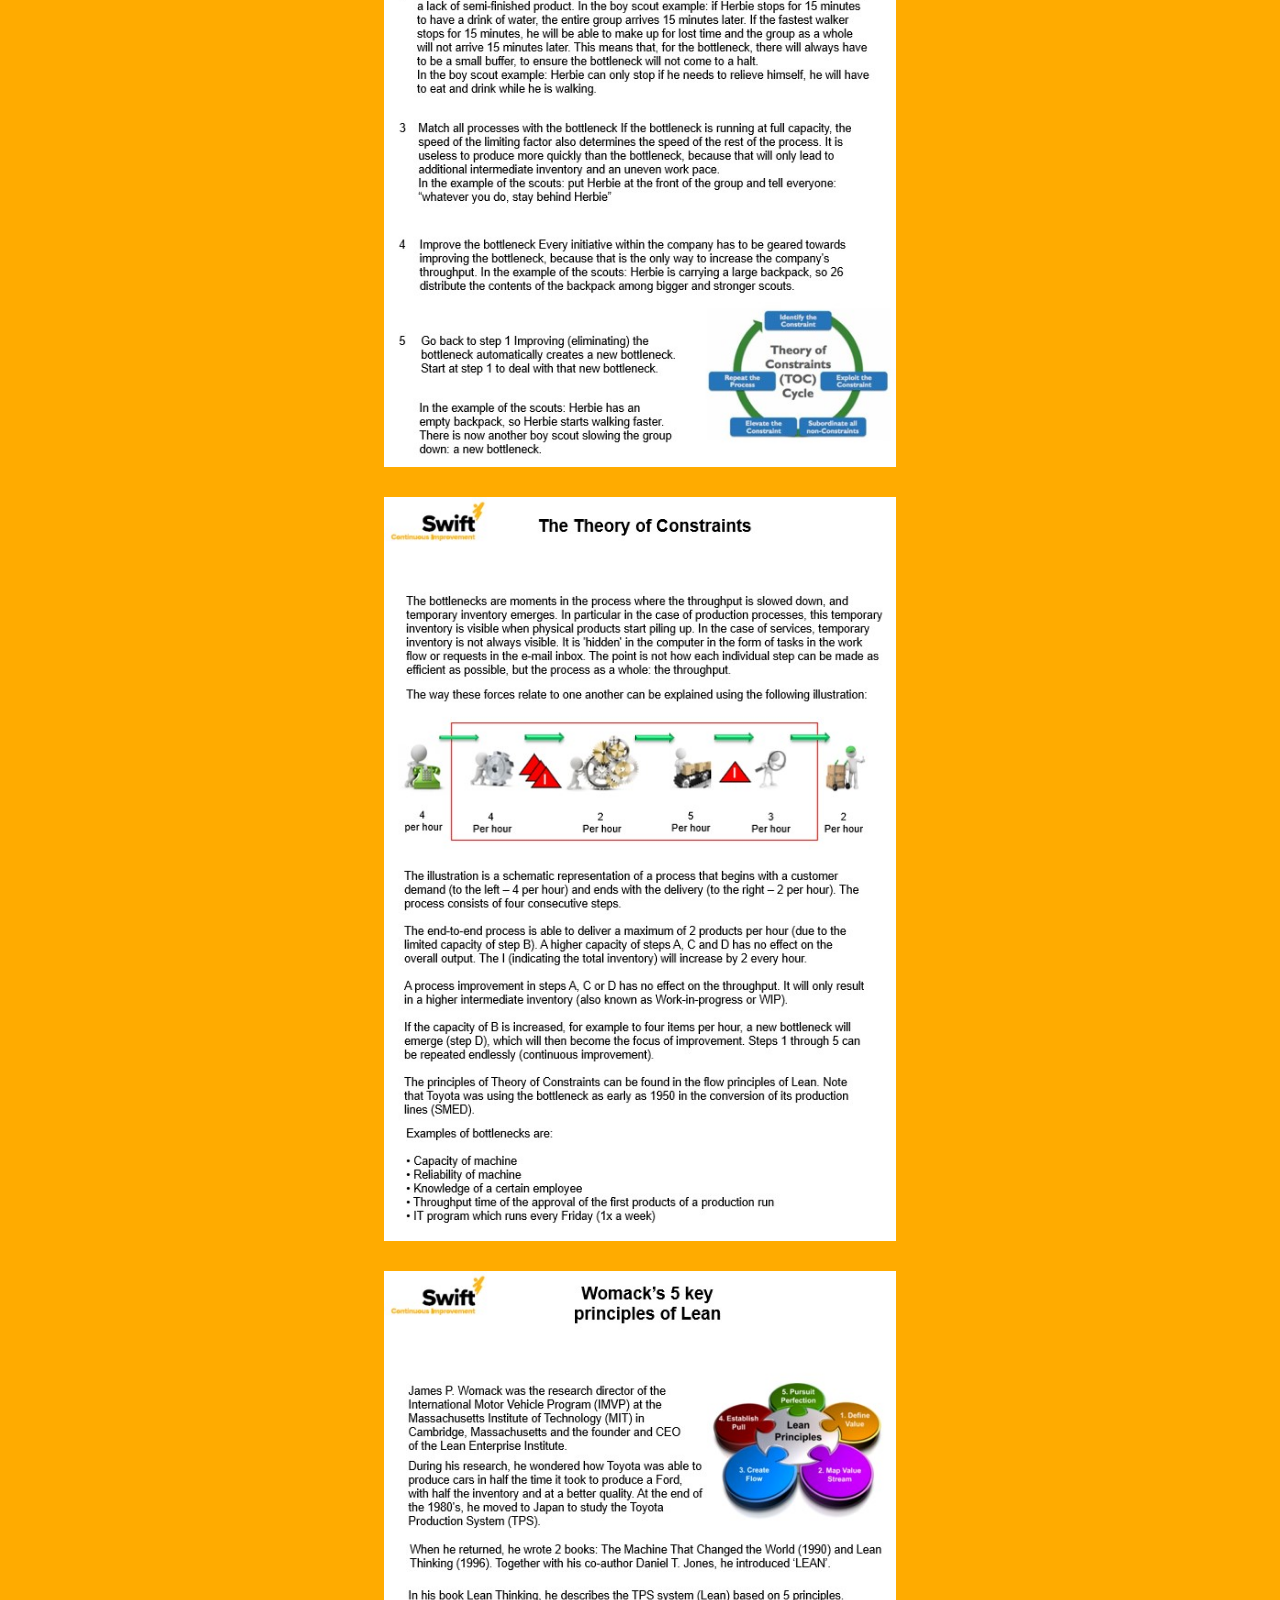
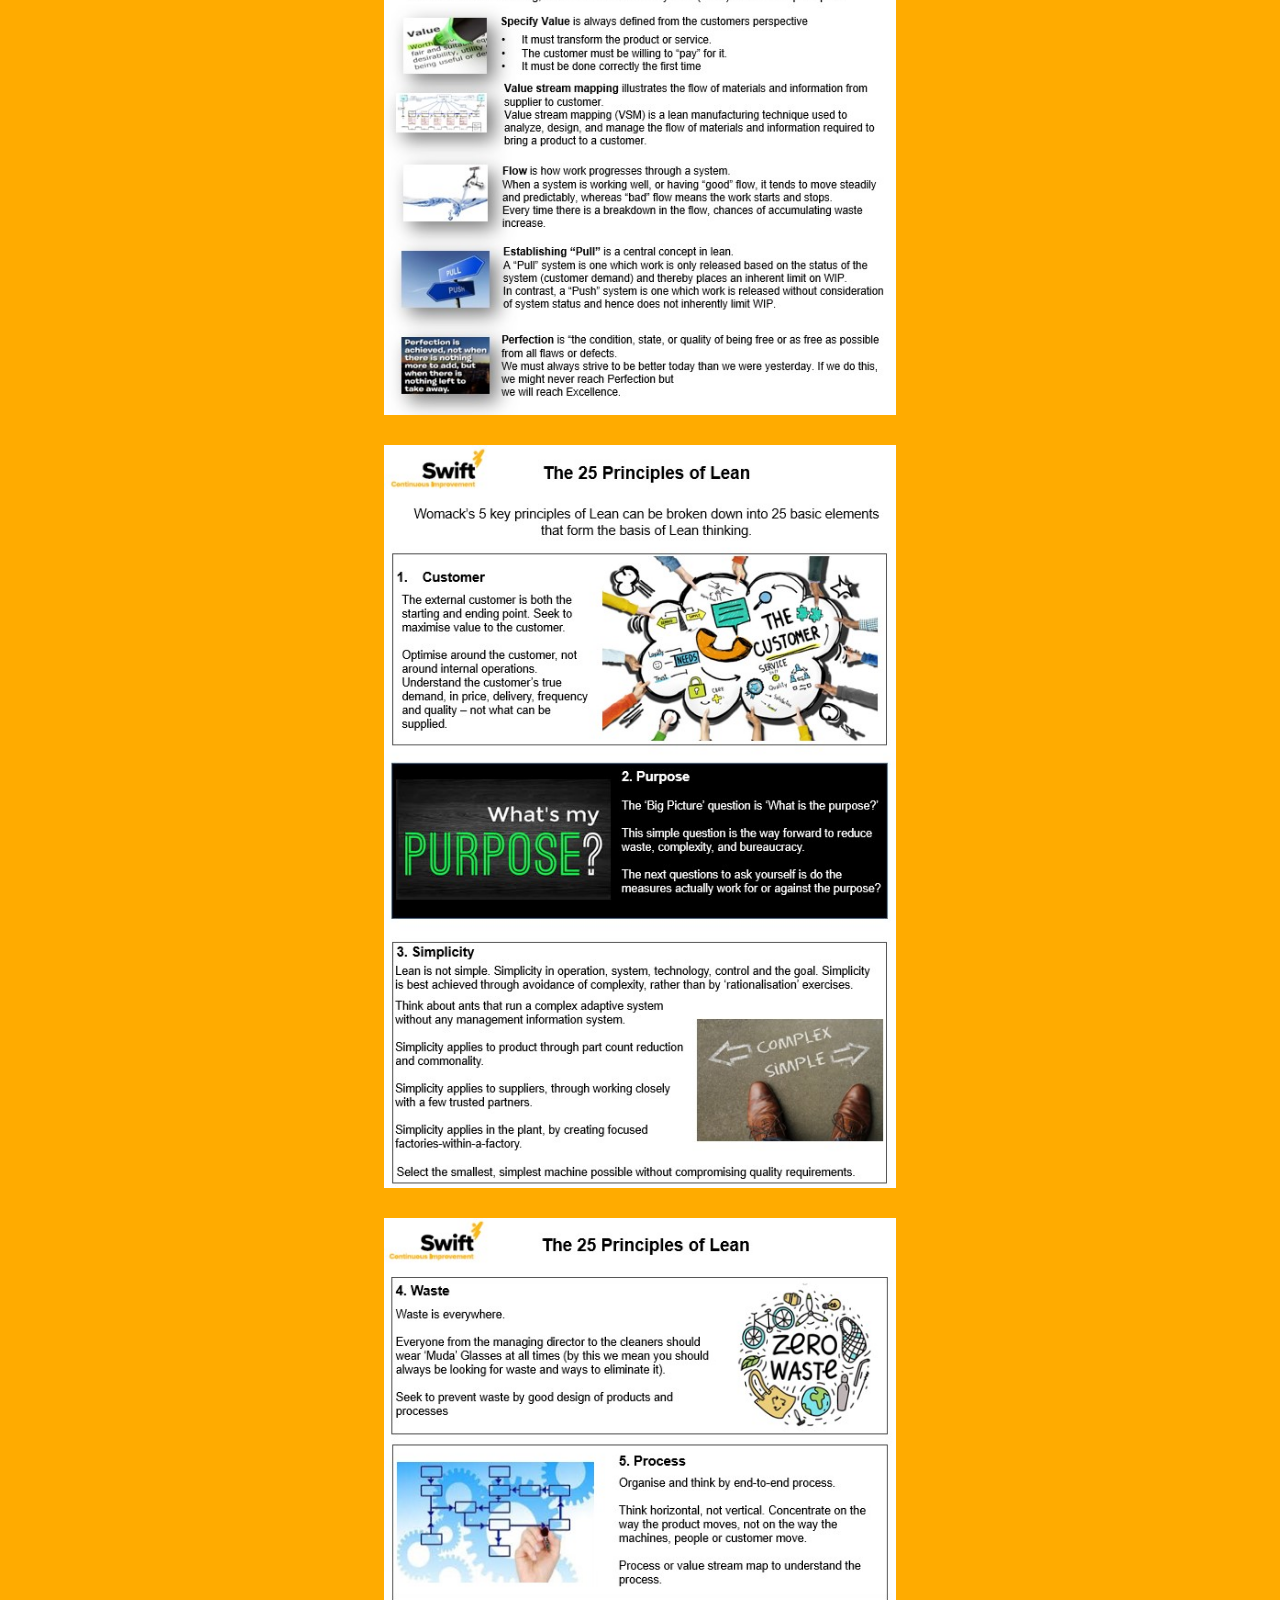
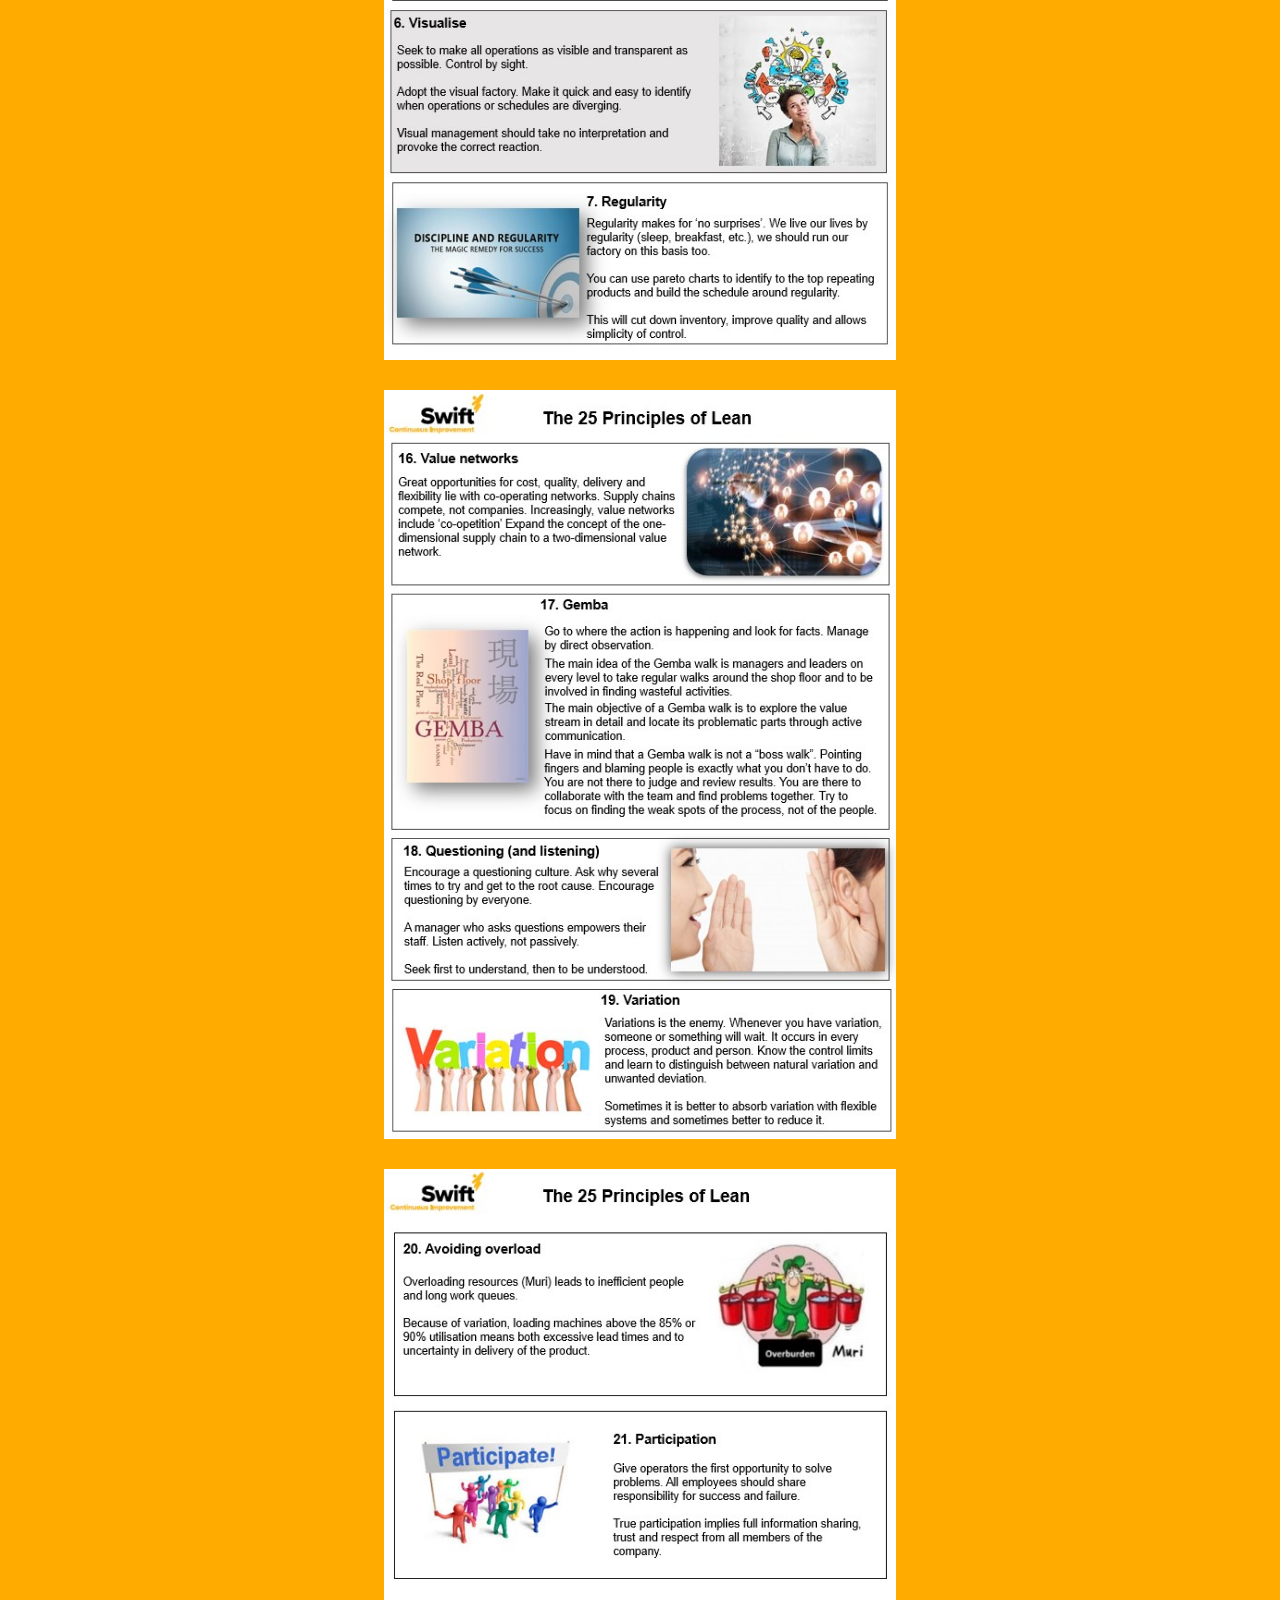
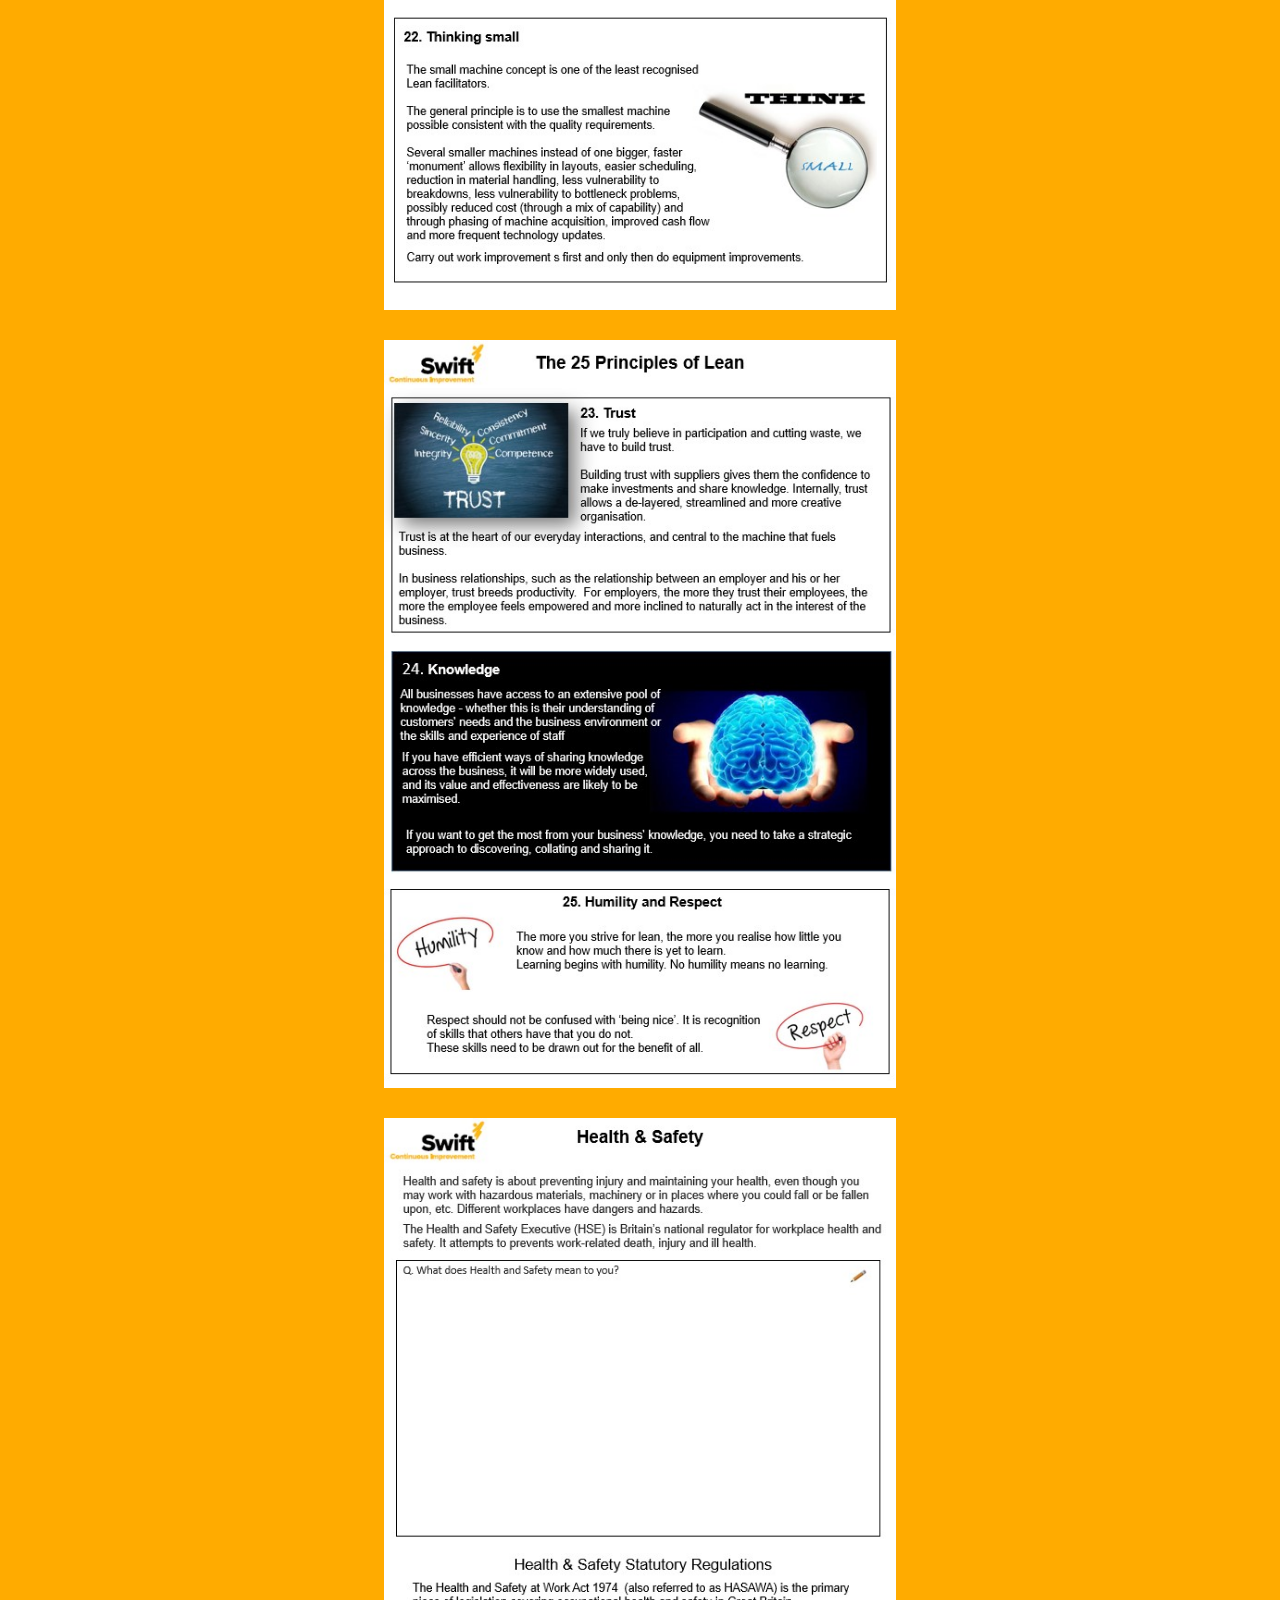
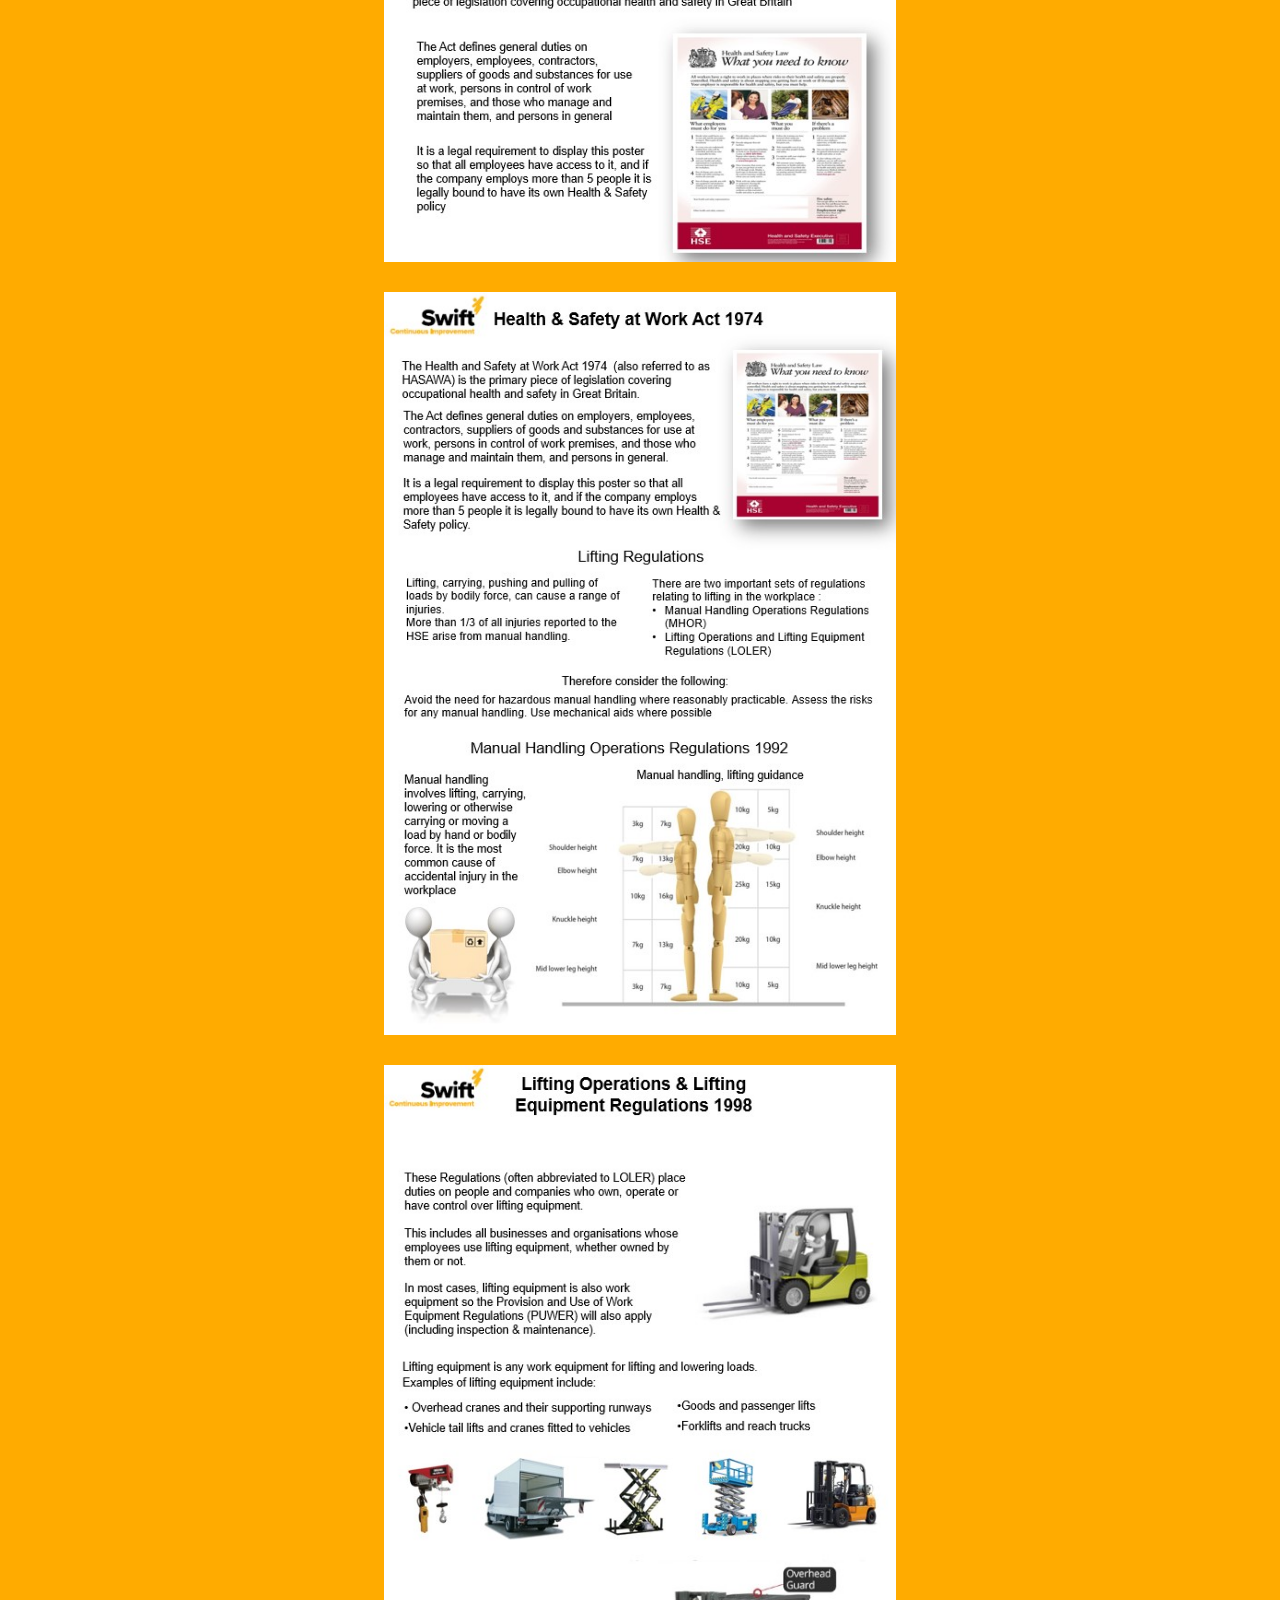
<file: lean-resource-gate-one-day-two.html>
<!DOCTYPE html>
<html>
<head>
    <meta name="viewport" content="width=device-width, initial-scale=1.0">
    <link rel="stylesheet" href="CIstyles.css">
    <title>Swift CI | Lean Resources | Gate One Day One</title>
</head>
<body>
    <div class="container">
        <div class="images">
            <img src="gateone/tile12.jpg">
            <img src="gateone/tile13.jpg">
            <img src="gateone/tile14.jpg">
            <img src="gateone/tile15.jpg">
            <img src="gateone/tile16.jpg">
            <img src="gateone/tile17.jpg">
            <img src="gateone/tile18.jpg">
            <img src="gateone/tile19.jpg">
            <img src="gateone/tile21.jpg">
            <img src="gateone/tile22.jpg">
            <img src="gateone/tile23.jpg">
            <img src="gateone/tile24.jpg">
            <img src="gateone/tile25.jpg">
            <img src="gateone/tile26.jpg">
            <img src="gateone/tile27.jpg">
            <img src="gateone/tile30.jpg">
            <img src="gateone/tile31.jpg">
            <img src="gateone/tile32.jpg">
            <img src="gateone/tile33.jpg">
            <img src="gateone/tile34.jpg">
            <img src="gateone/tile35.jpg">
            <img src="gateone/tile36.jpg">
            <img src="gateone/tile37.jpg">
            <img src="gateone/tile38.jpg">
            <img src="gateone/tile39.jpg">
            <img src="gateone/tile40.jpg">
            <img src="gateone/tile41.jpg">
            <img src="gateone/tile42.jpg">
            <img src="gateone/tile43.jpg">
            <img src="gateone/tile44.jpg">
            <img src="gateone/tile45.jpg">
            <img src="gateone/tile46.jpg">
            <img src="gateone/tile47.jpg">
          <img src="gateone/tile48.jpg">
          <img src="gateone/tile49.jpg">
          <img src="gateone/tile50.jpg">
          <img src="gateone/tile51.jpg">
          <img src="gateone/tile52.jpg">
          <img src="gateone/tile53.jpg">
          <img src="gateone/tile54.jpg">
          <img src="gateone/tile55.jpg">
          <img src="gateone/tile56.jpg">
        </div>
    </div>
</body>
</html>
</file>
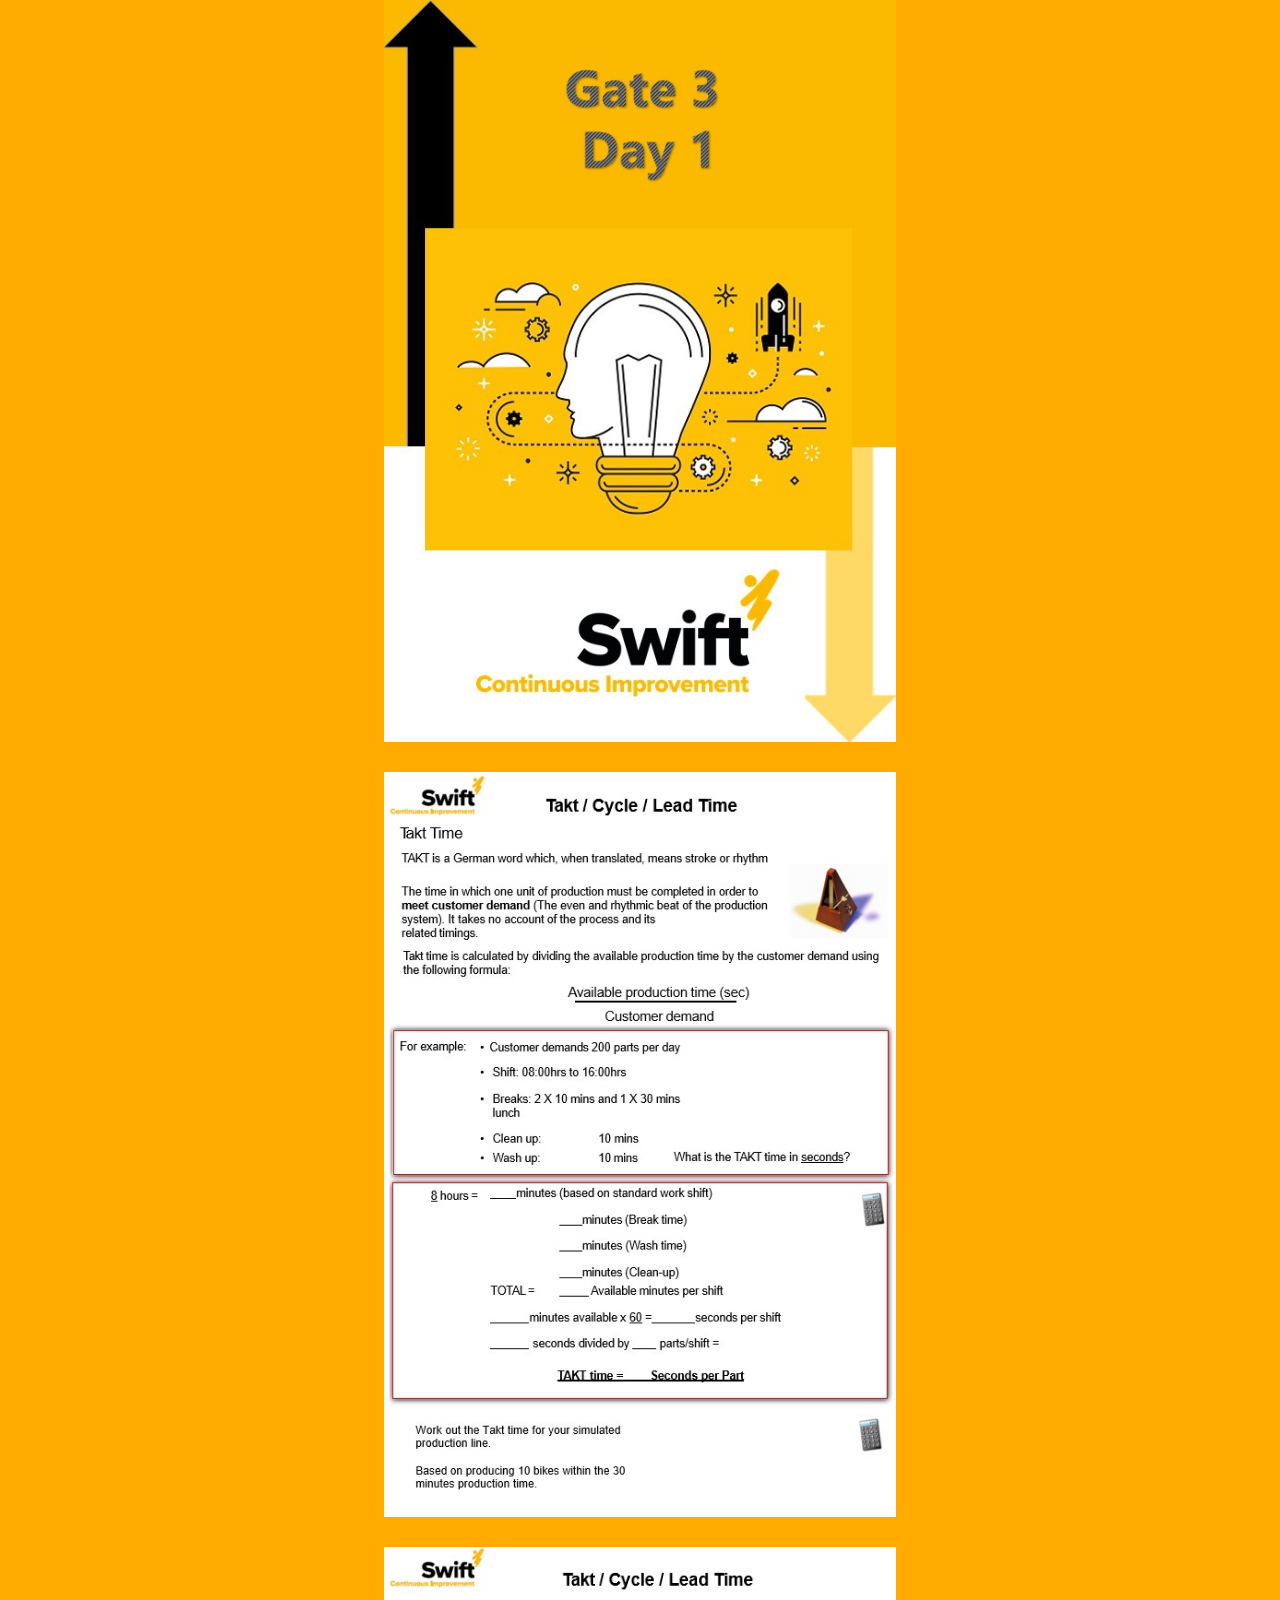
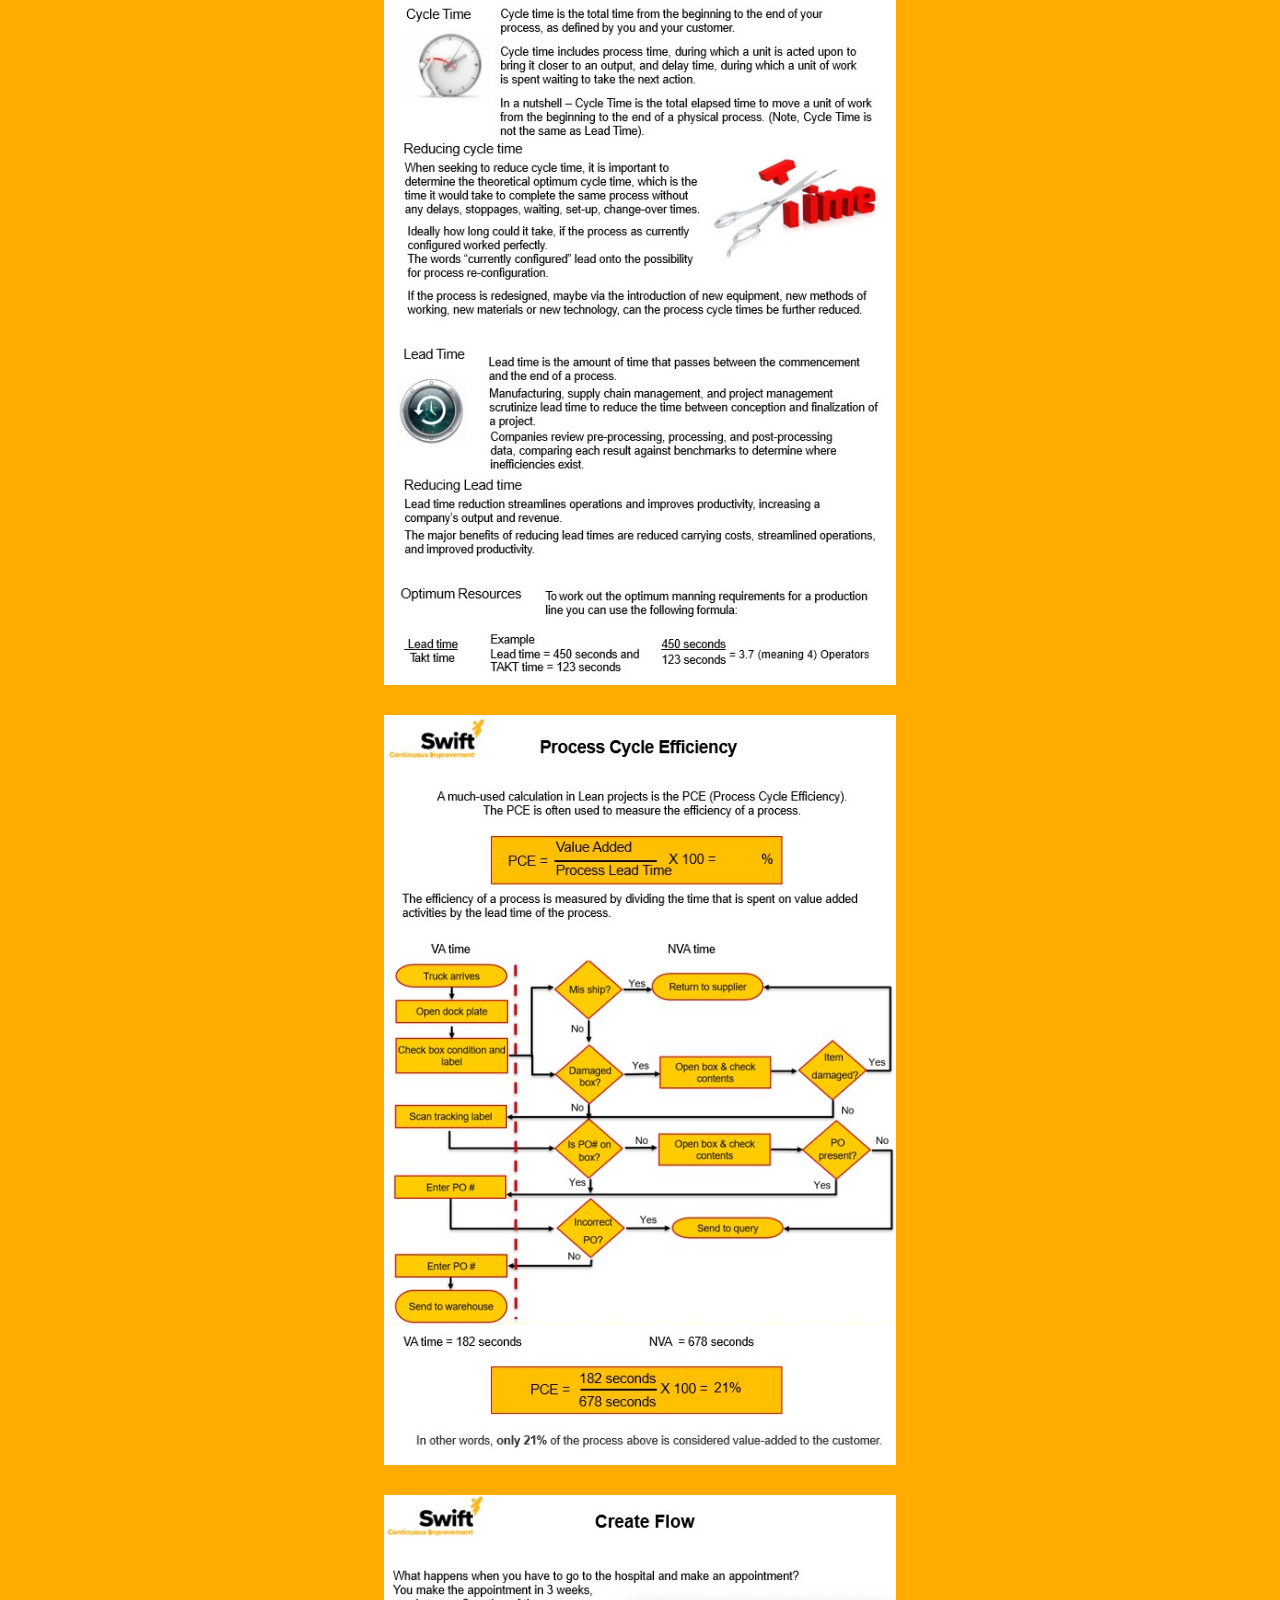
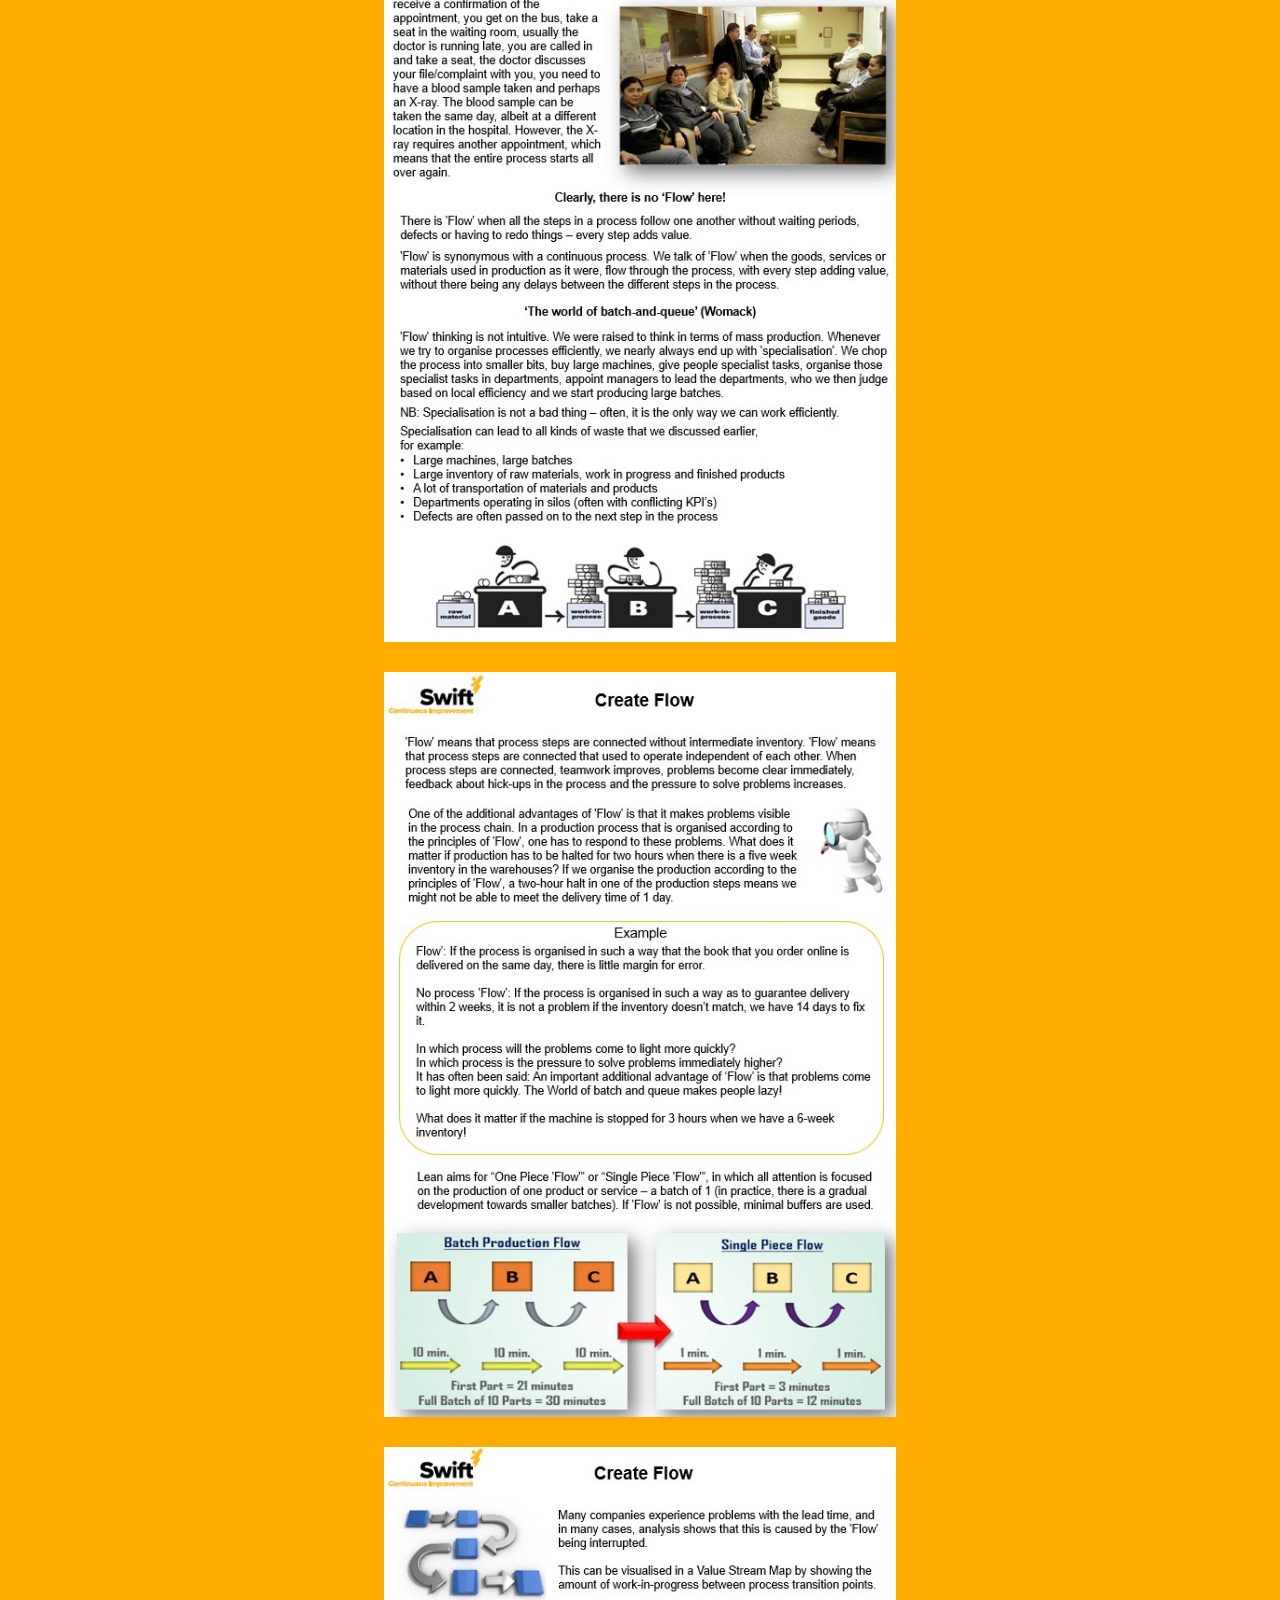
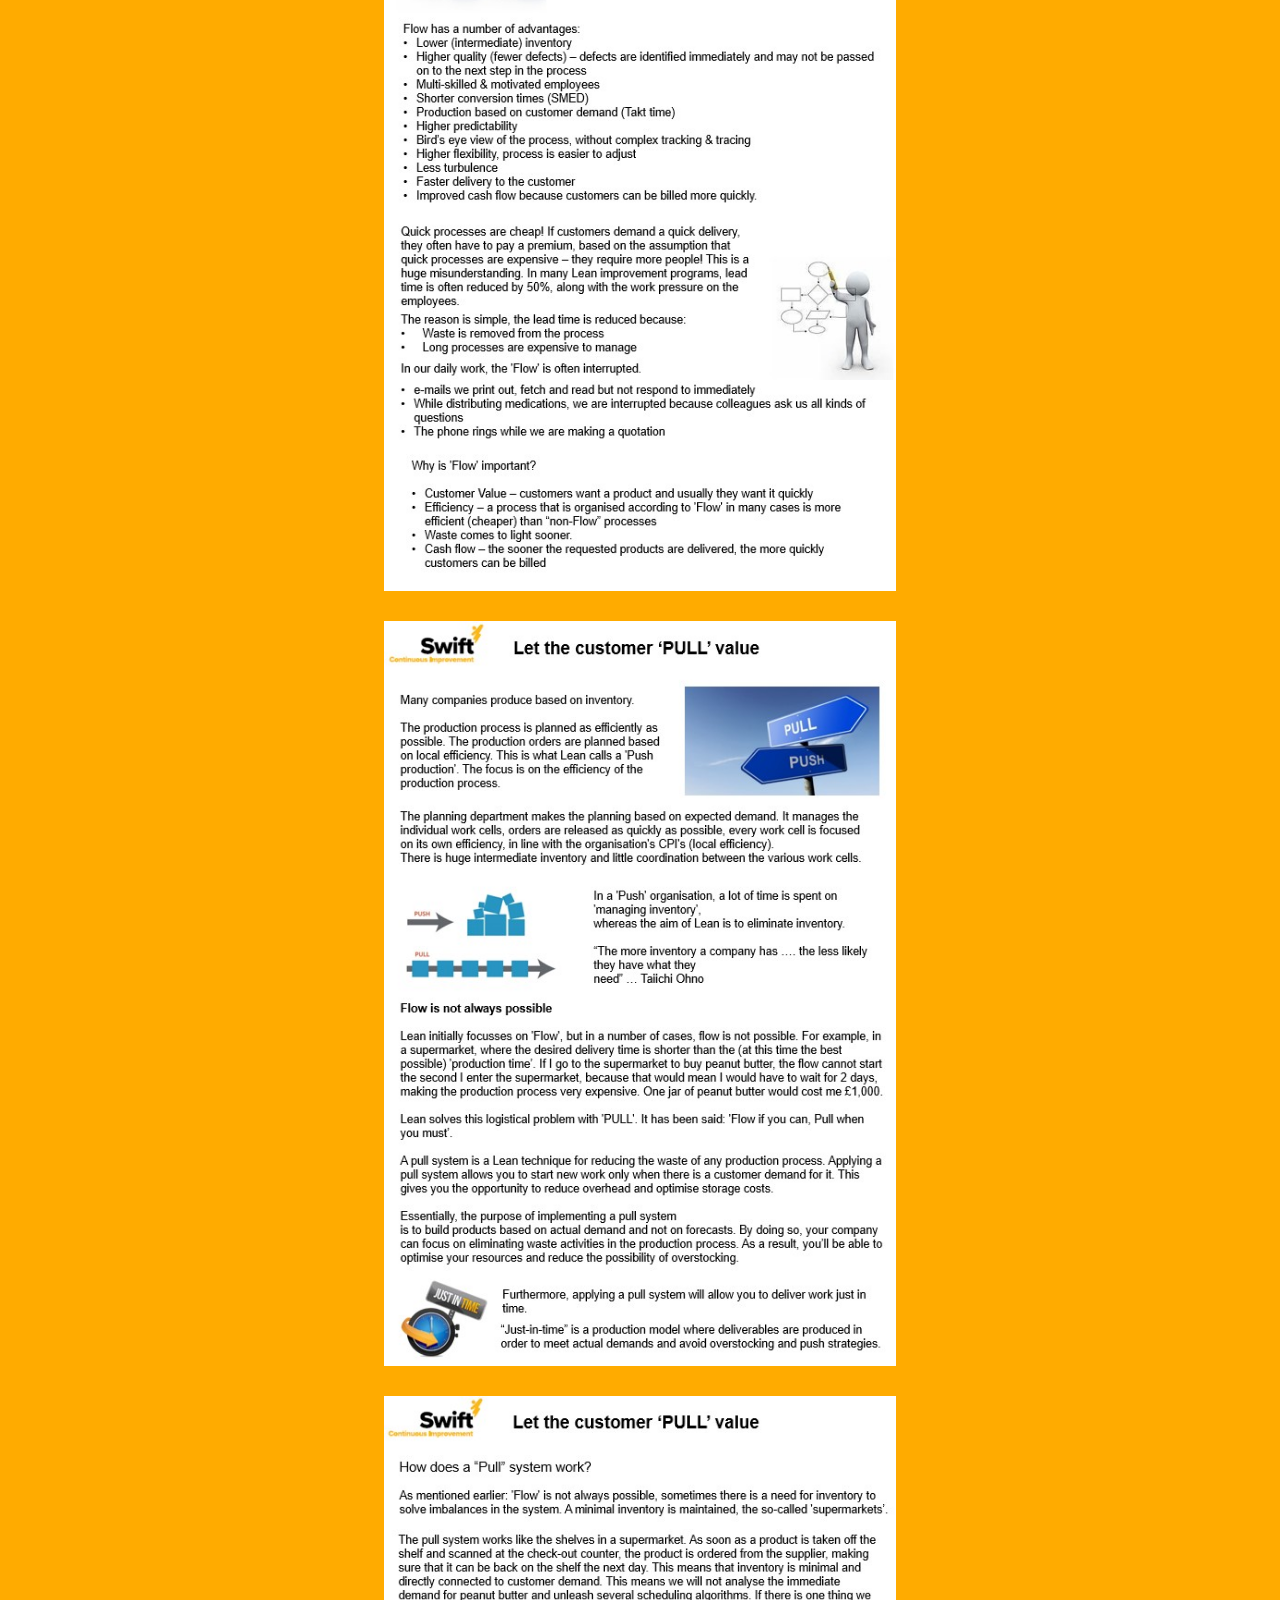
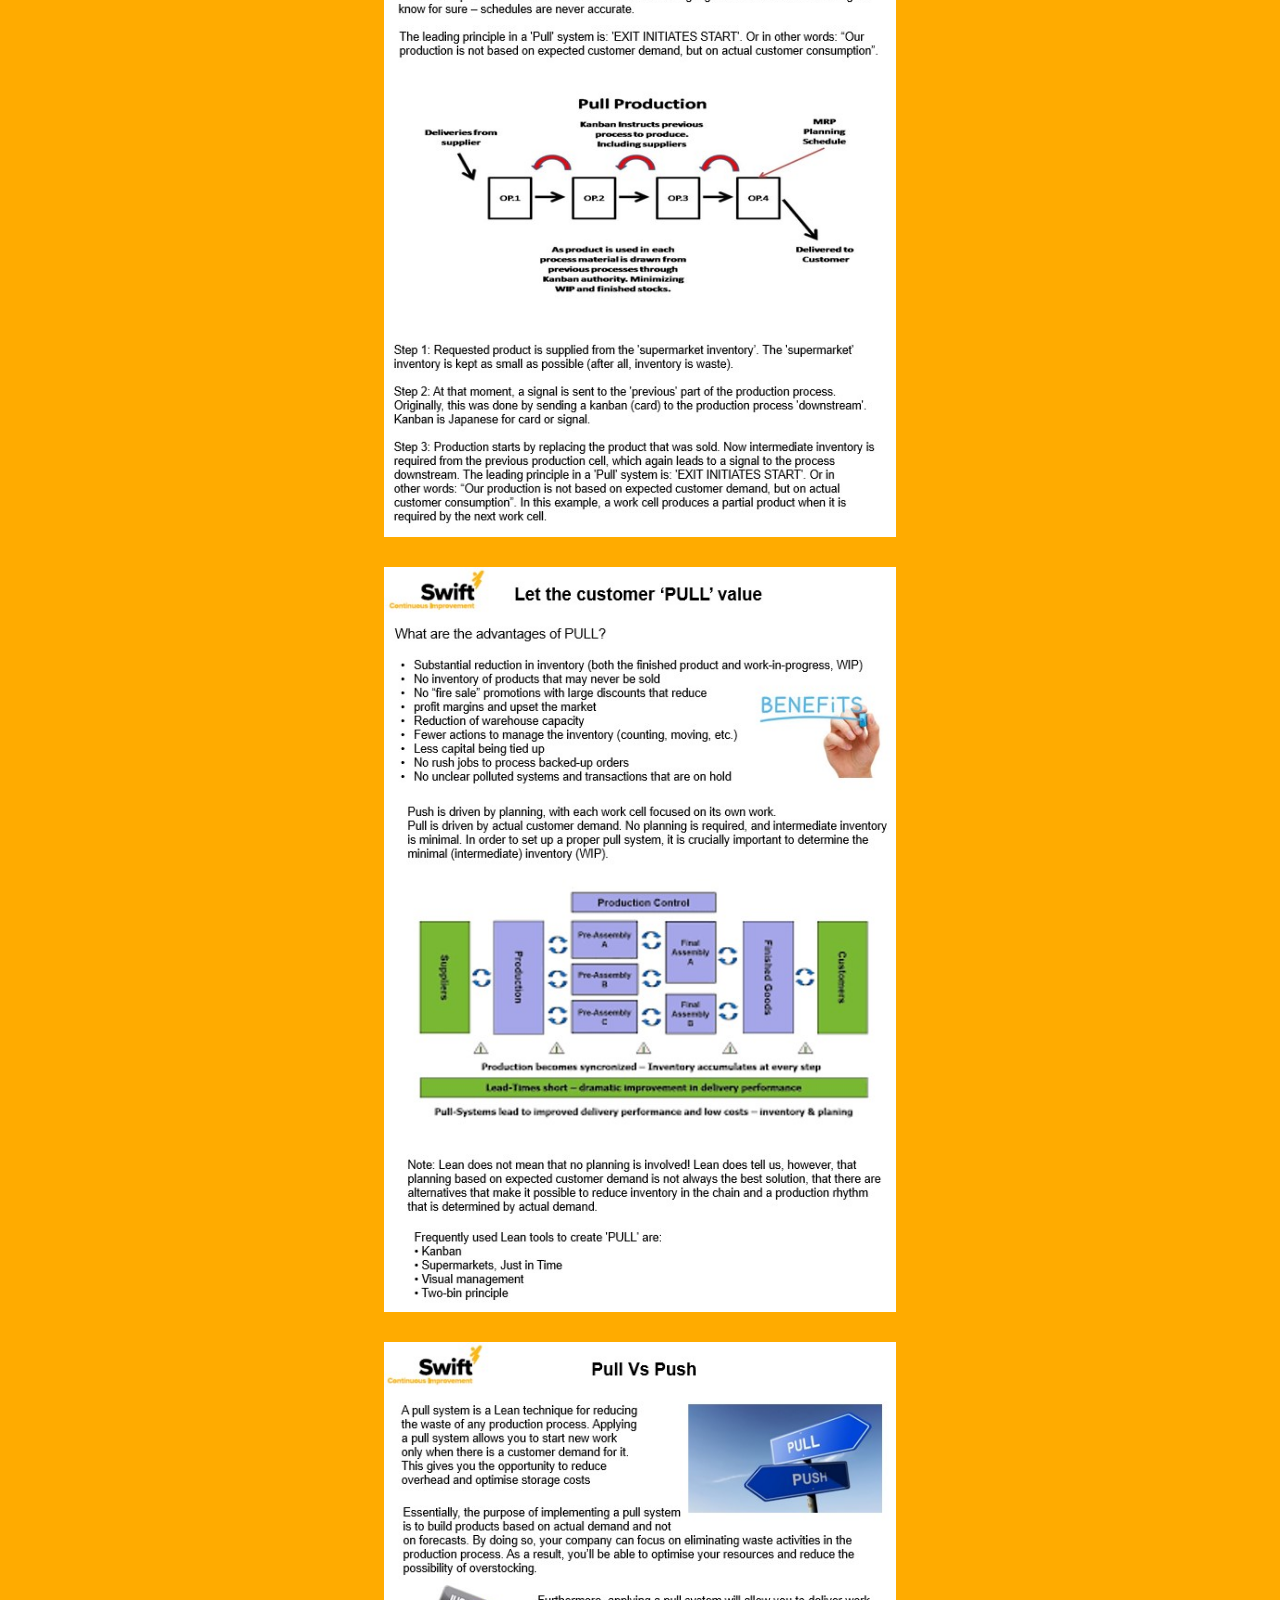
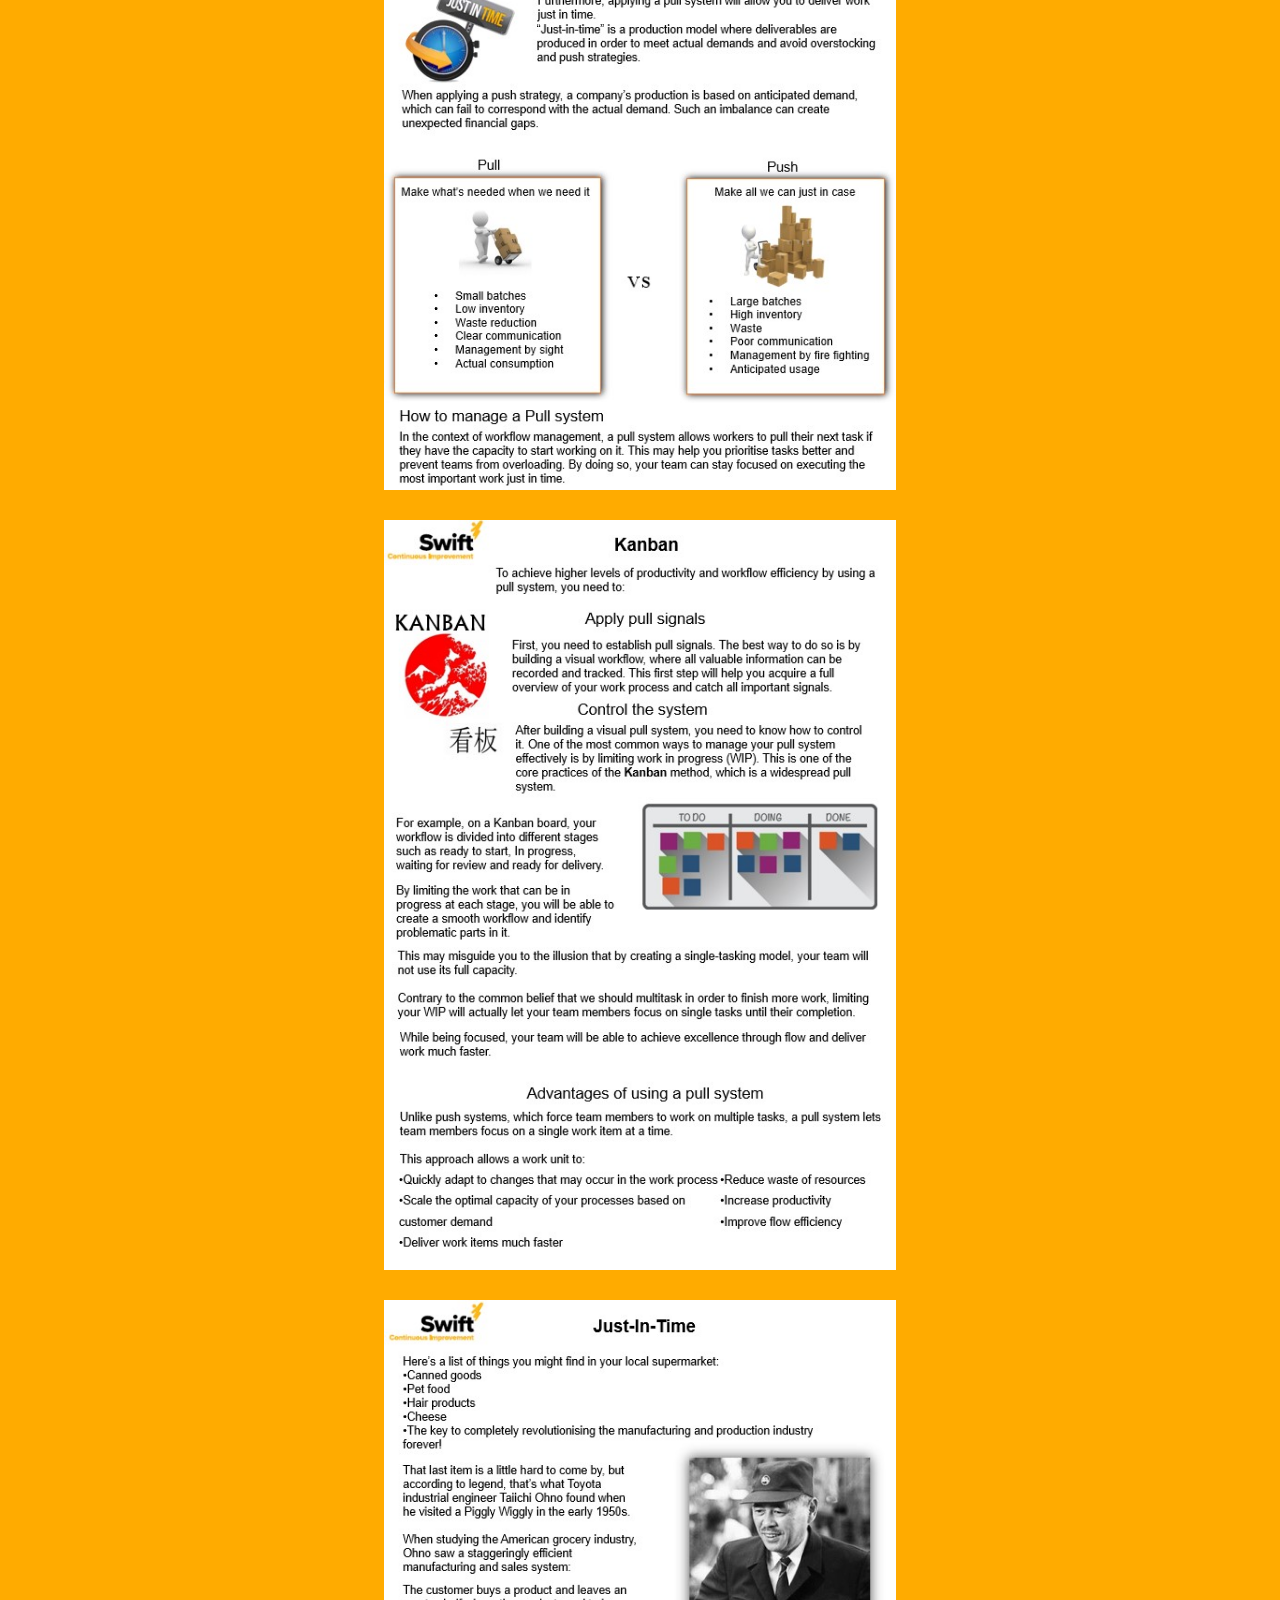
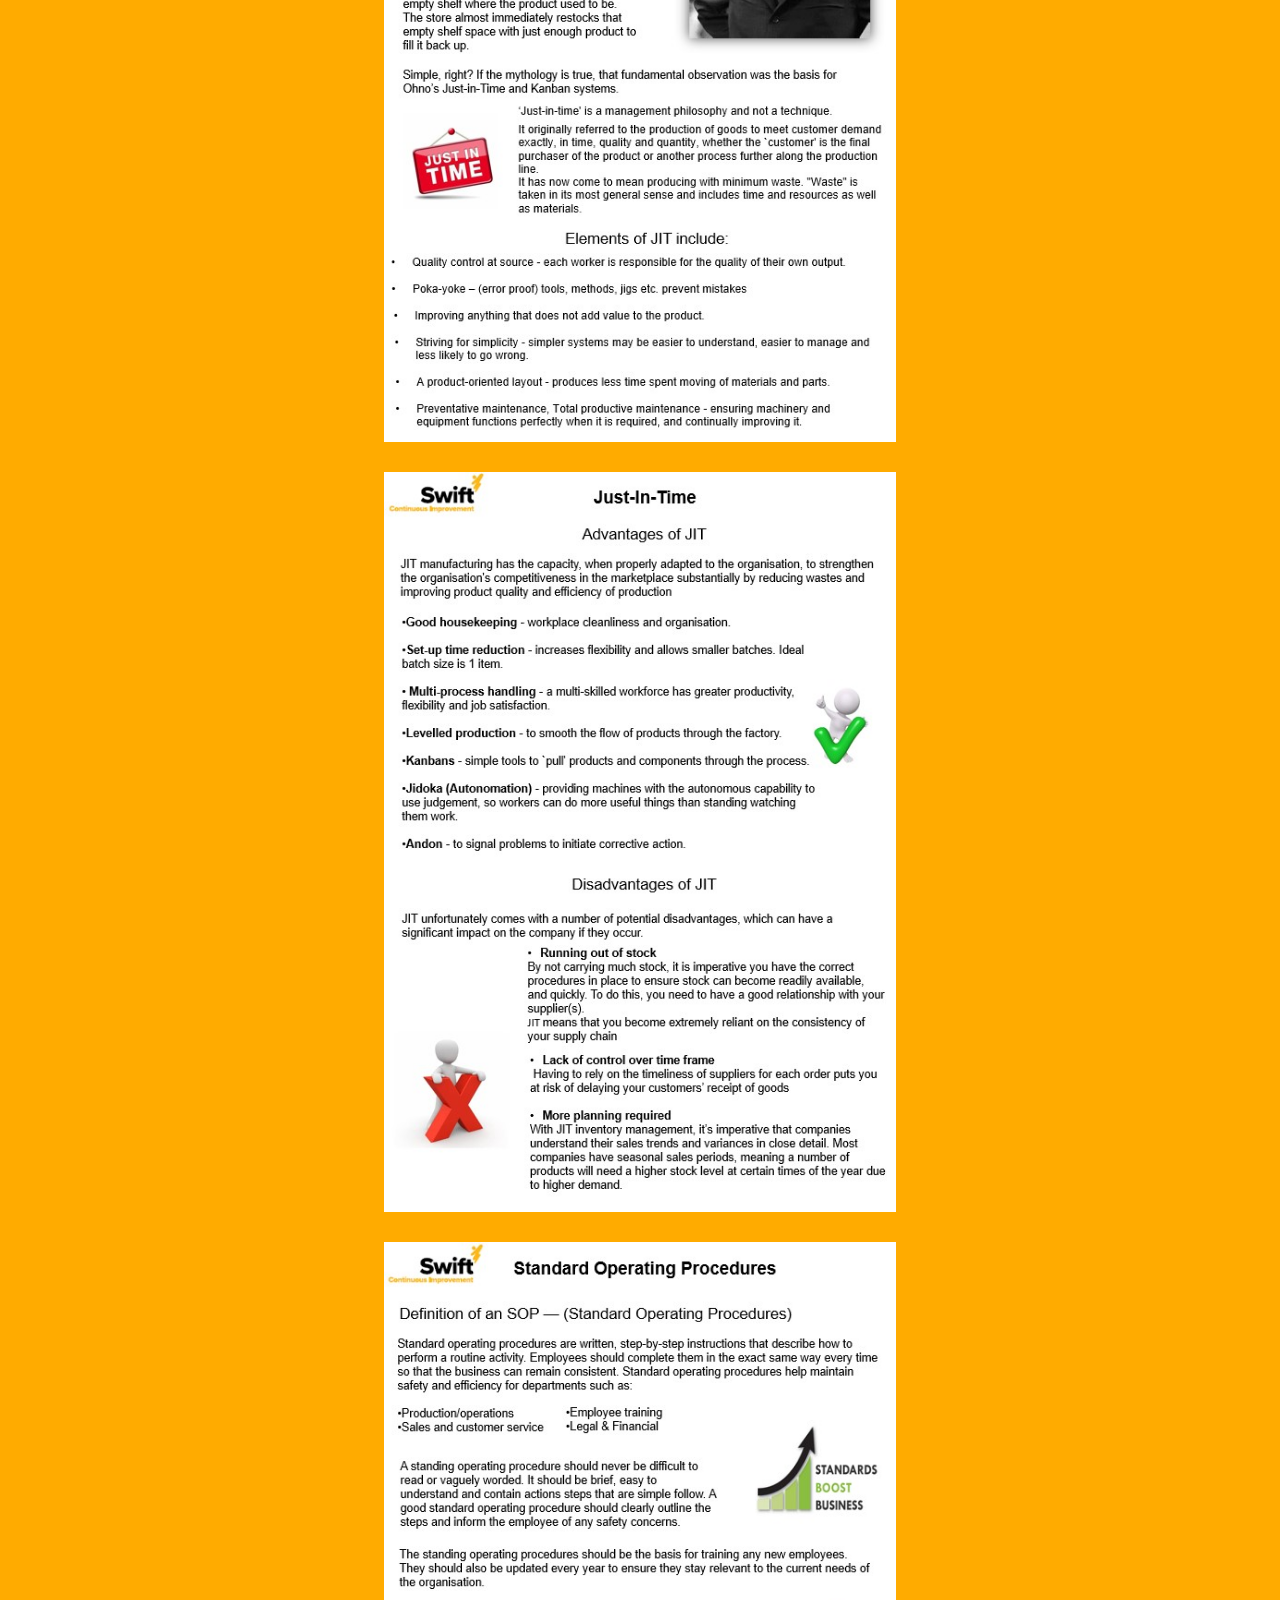
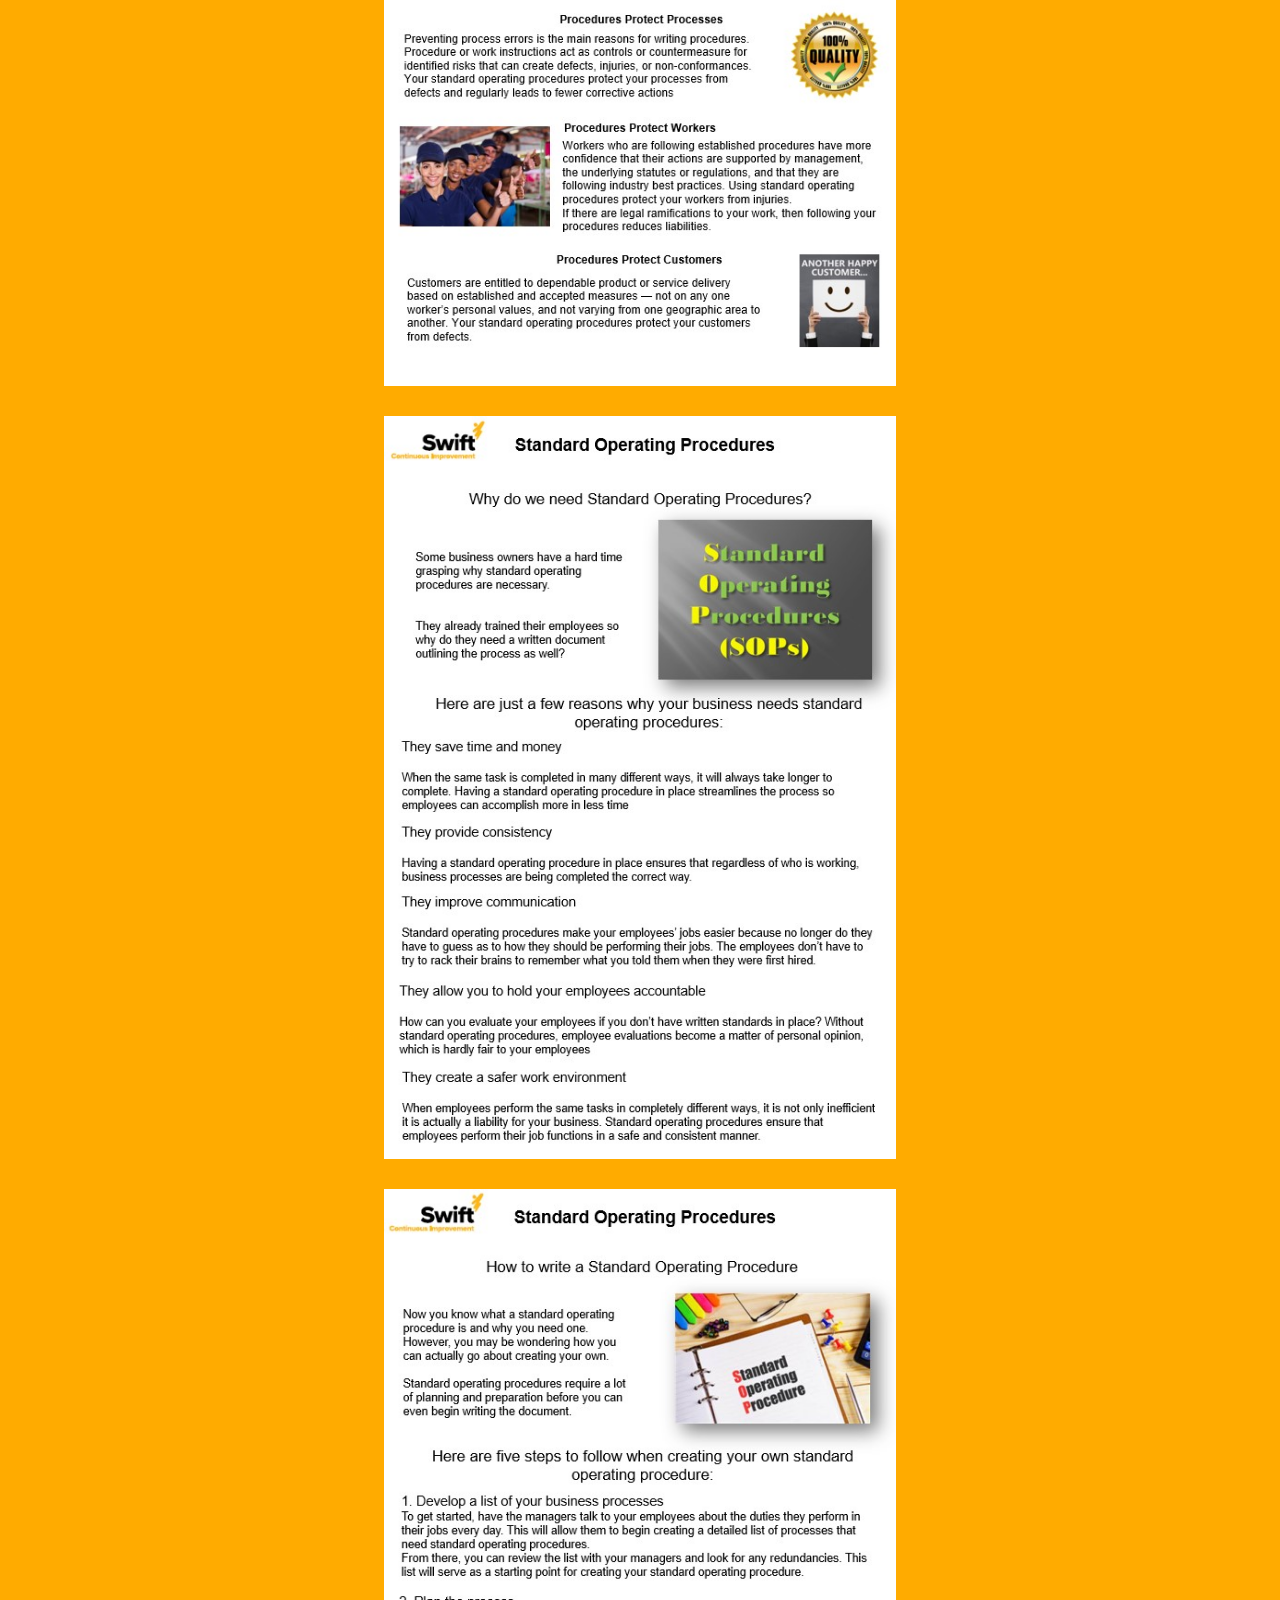
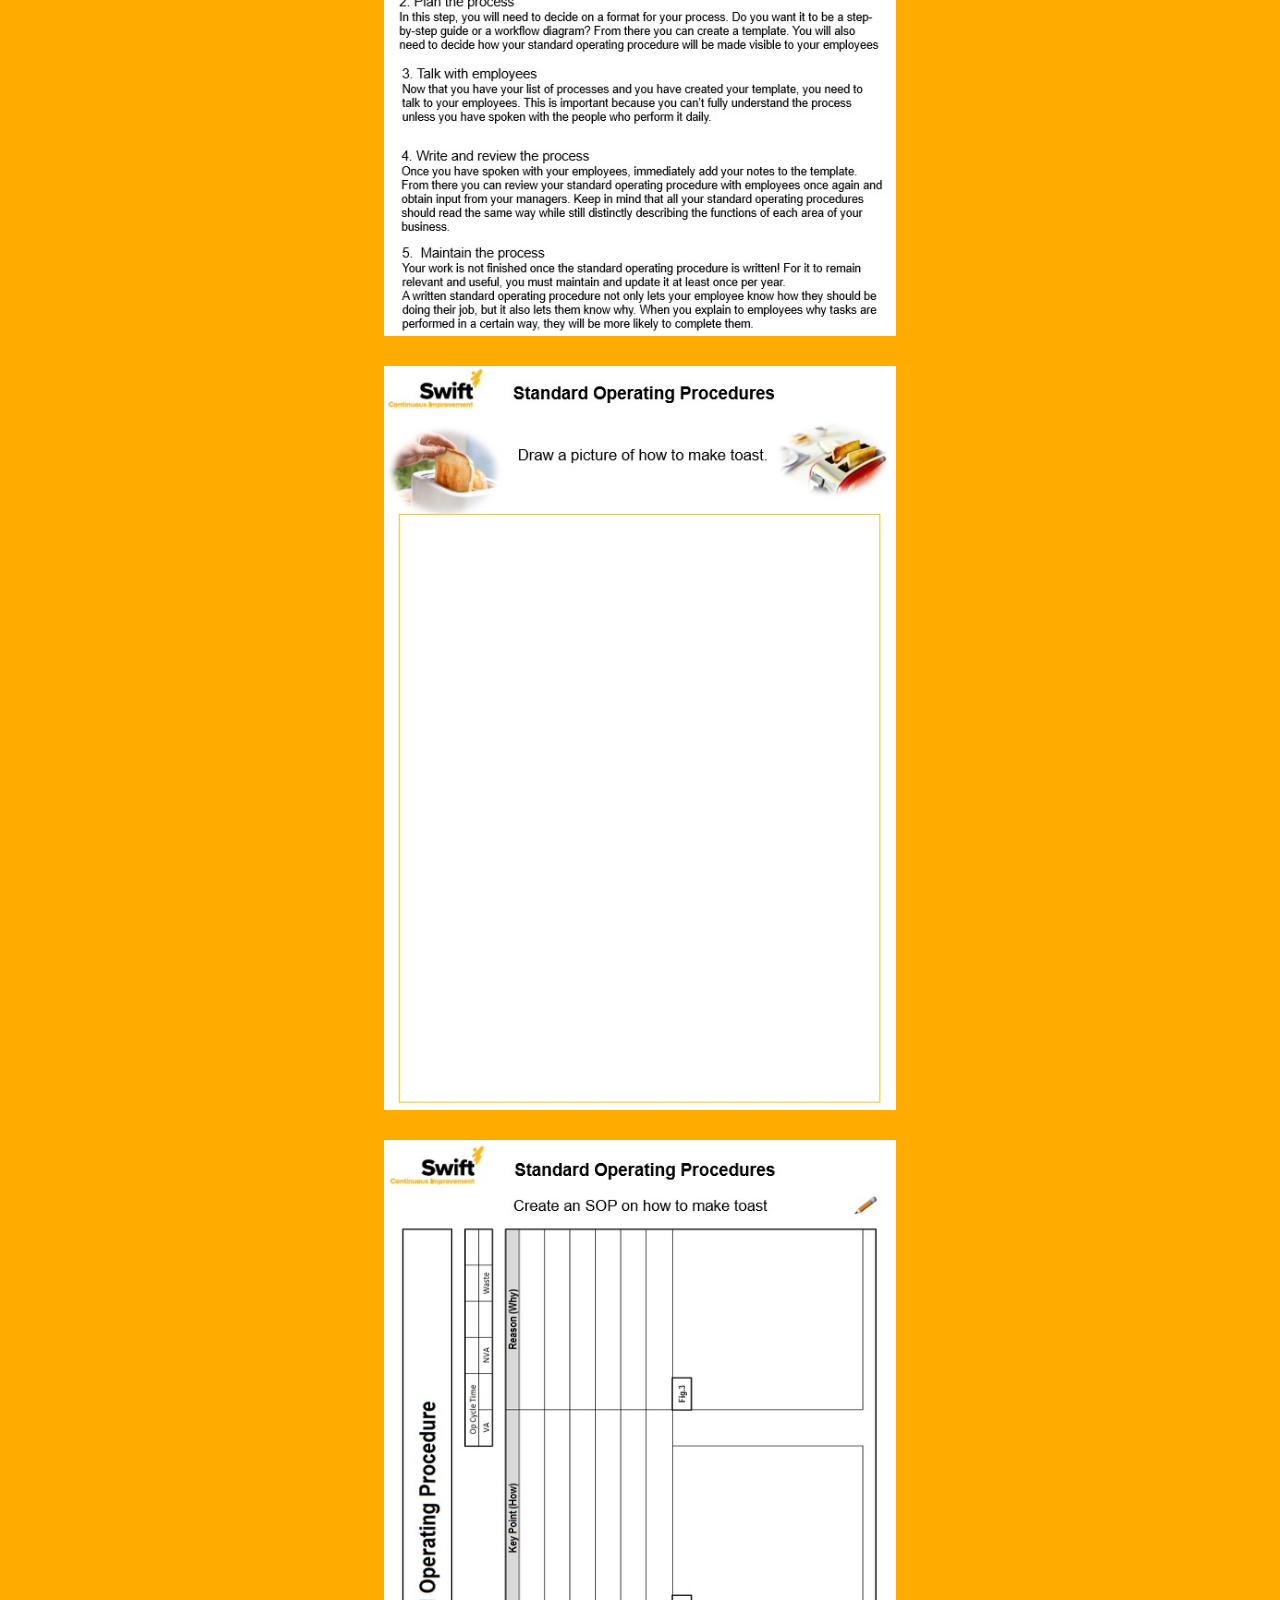
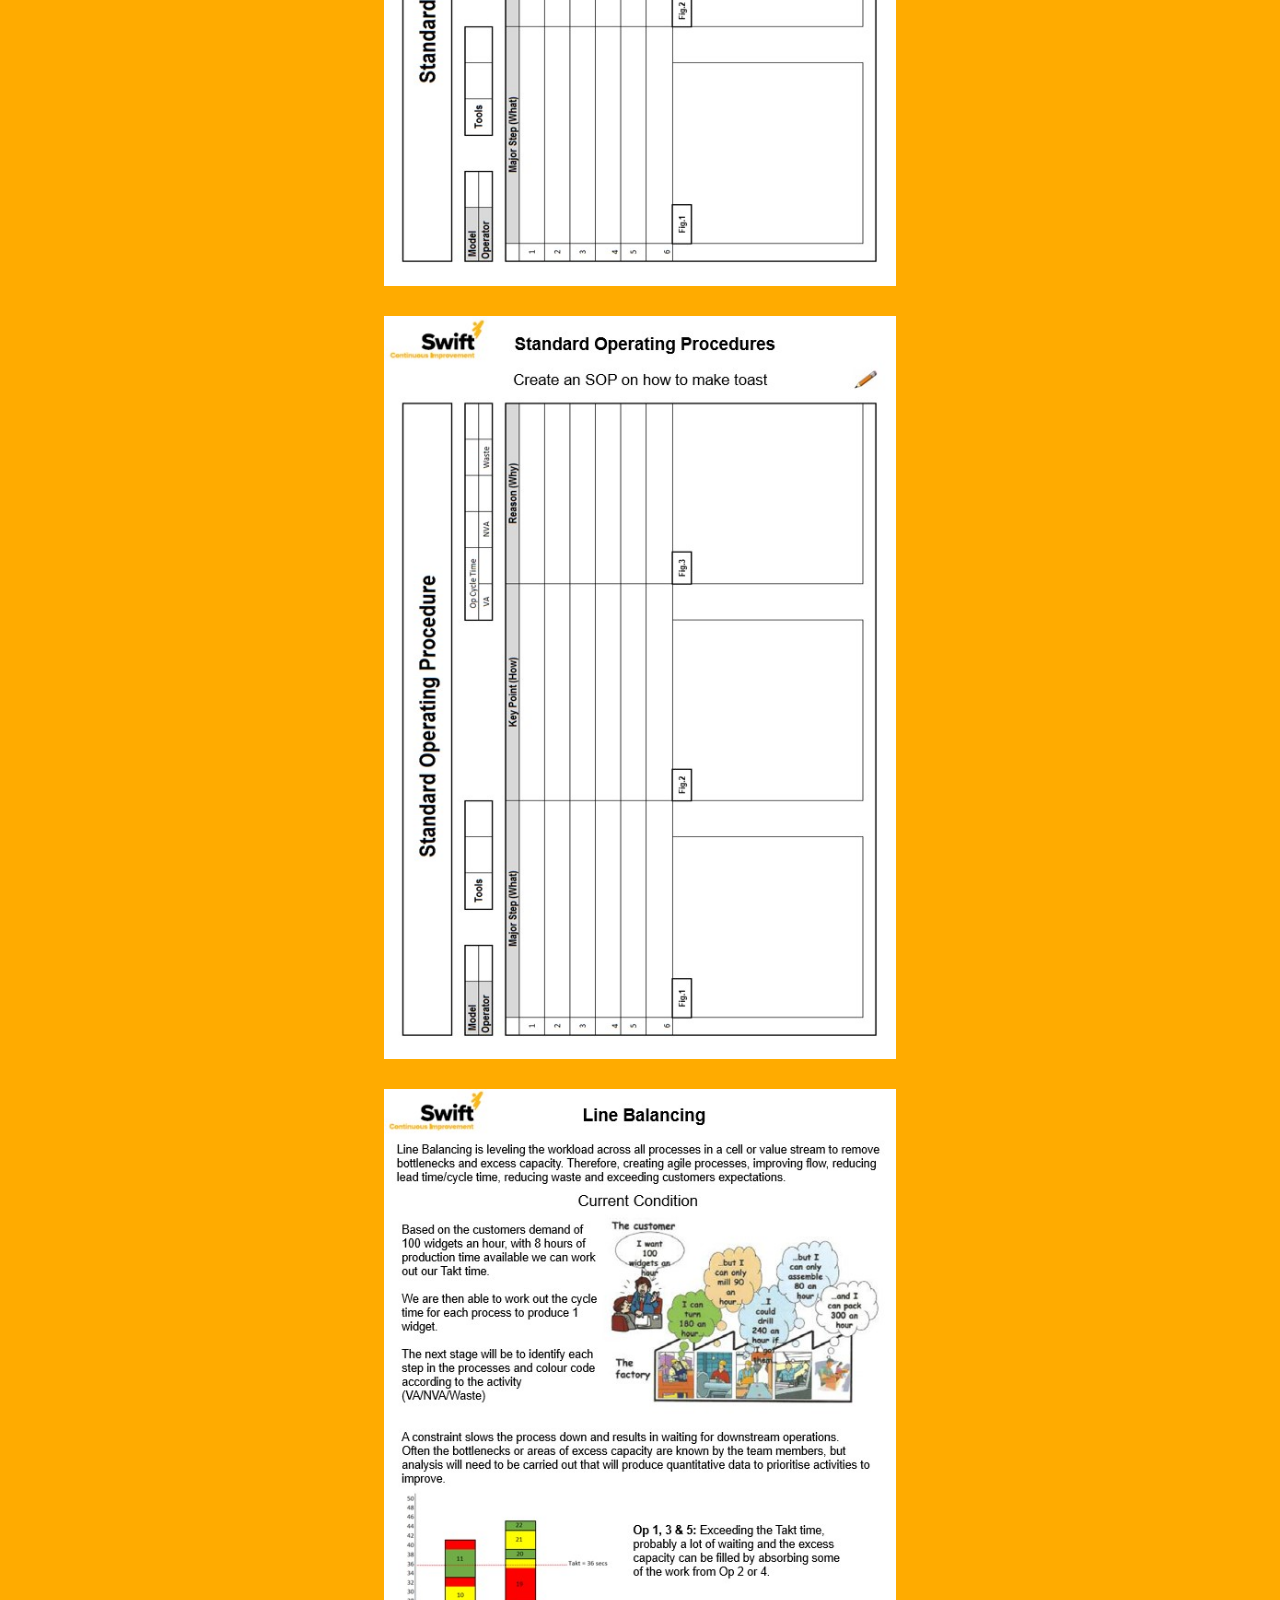
<file: lean-resource-gate-three-day-one.html>
<!DOCTYPE html>
<html>
<head>
    <meta name="viewport" content="width=device-width, initial-scale=1.0">
    <link rel="stylesheet" href="CIstyles.css">
    <title>Swift CI | Lean Resources | Gate One Day One</title>
</head>
<body>
    <div class="container">
        <div class="images">
          <img src="gatethree/tile1.jpg">
          <img src="gatethree/tile2.jpg">
          <img src="gatethree/tile3.jpg">
          <img src="gatethree/tile4.jpg">
          <img src="gatethree/tile5.jpg">
          <img src="gatethree/tile6.jpg">
          <img src="gatethree/tile7.jpg">
          <img src="gatethree/tile8.jpg">
          <img src="gatethree/tile9.jpg">
          <img src="gatethree/tile10.jpg">
          <img src="gatethree/tile11.jpg">
          <img src="gatethree/tile12.jpg">
          <img src="gatethree/tile13.jpg">
          <img src="gatethree/tile14.jpg">
          <img src="gatethree/tile15.jpg">
          <img src="gatethree/tile16.jpg">
          <img src="gatethree/tile17.jpg">
          <img src="gatethree/tile18.jpg">
          <img src="gatethree/tile19.jpg">
          <img src="gatethree/tile20.jpg">
          <img src="gatethree/tile21.jpg">
          <img src="gatethree/tile22.jpg">
          <img src="gatethree/tile23.jpg">
          <img src="gatethree/tile24.jpg">
          <img src="gatethree/tile25.jpg">
          <img src="gatethree/tile26.jpg">
          <img src="gatethree/tile27.jpg">
          <img src="gatethree/tile28.jpg">
        </div>
    </div>
</body>
</html>
</file>
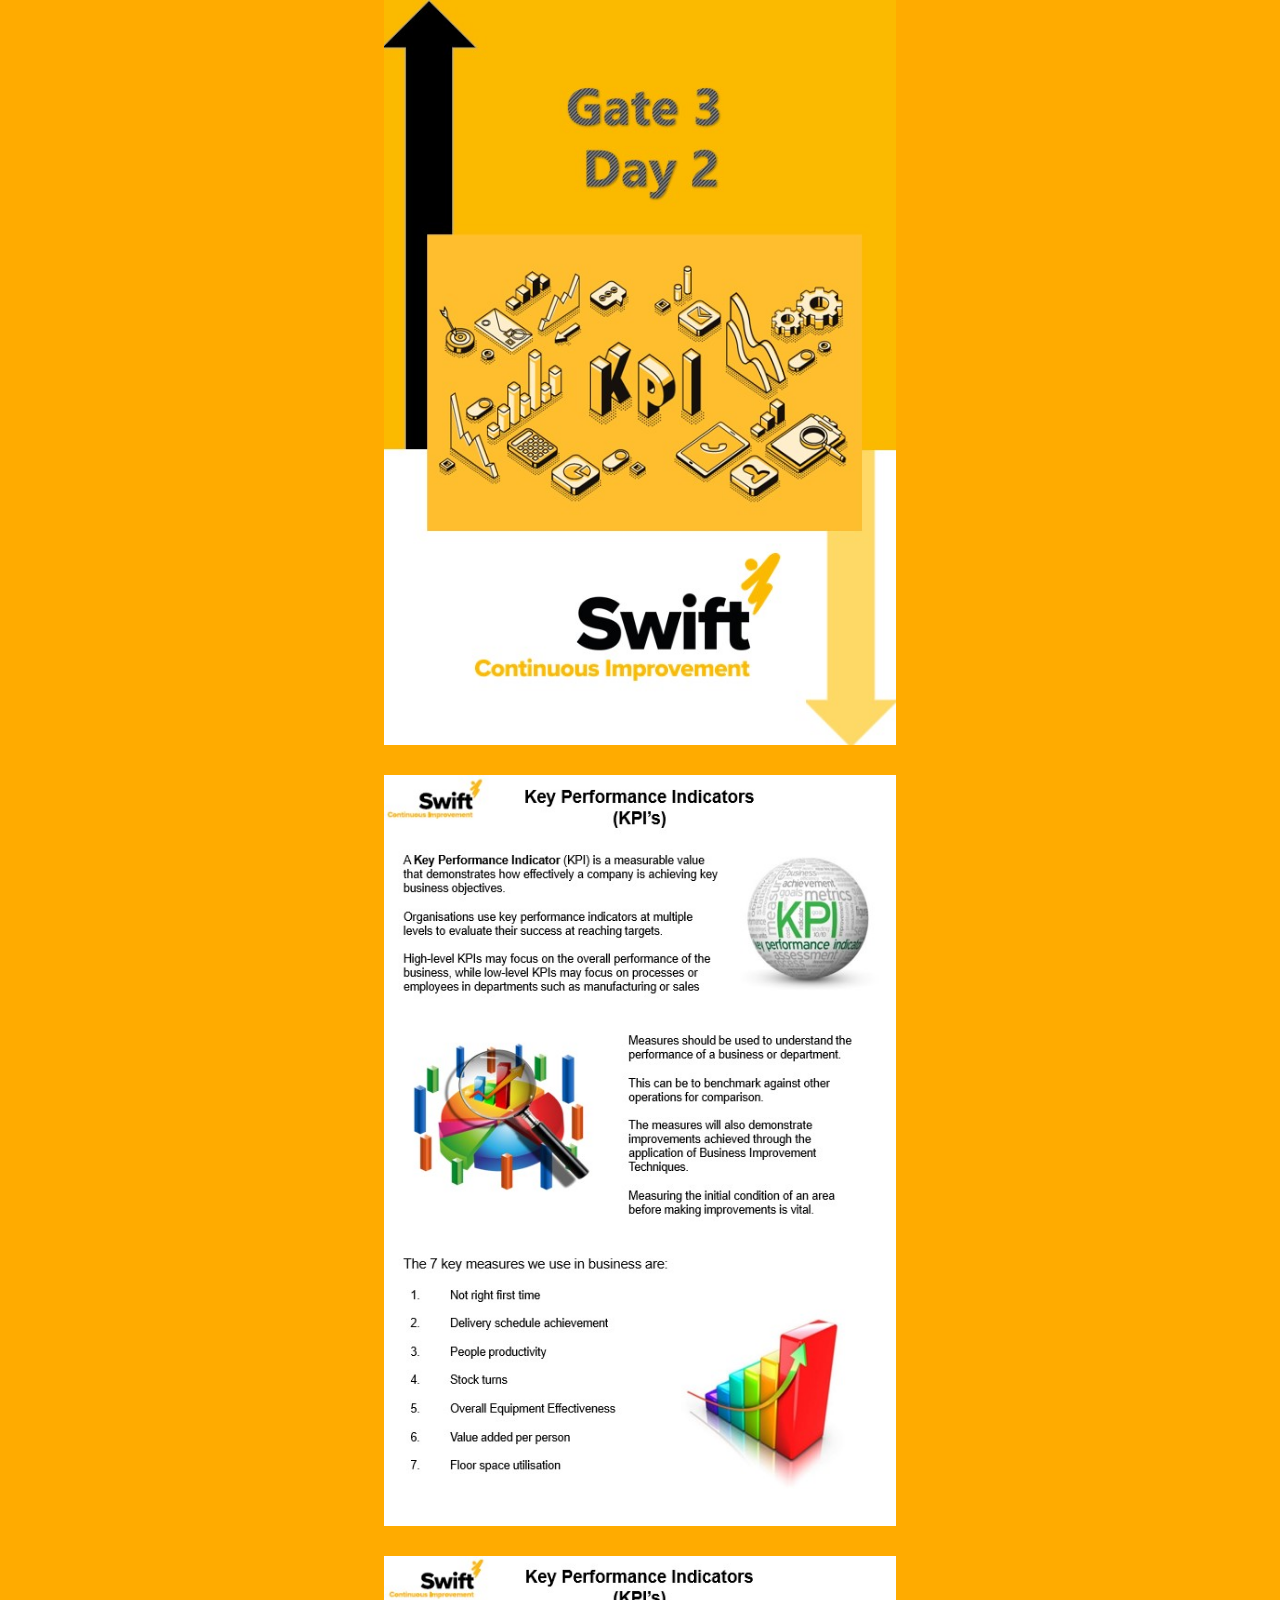
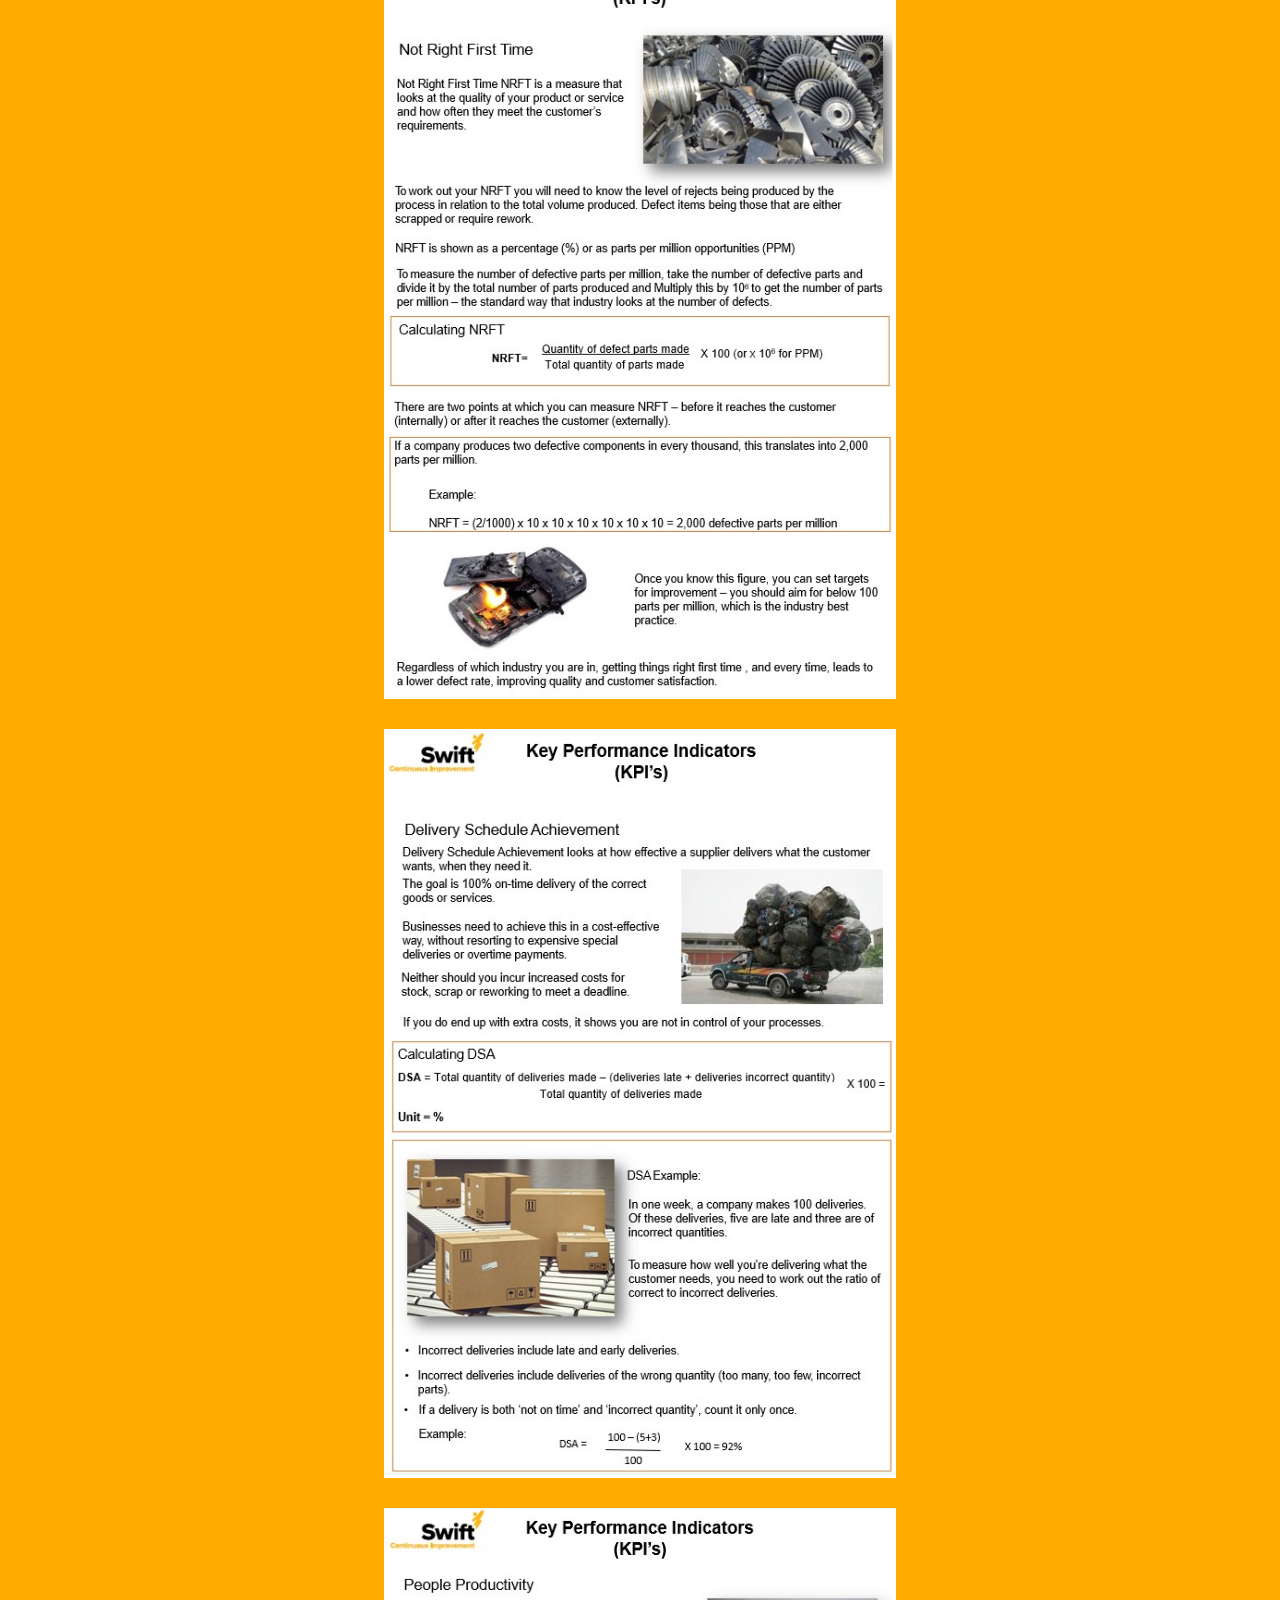
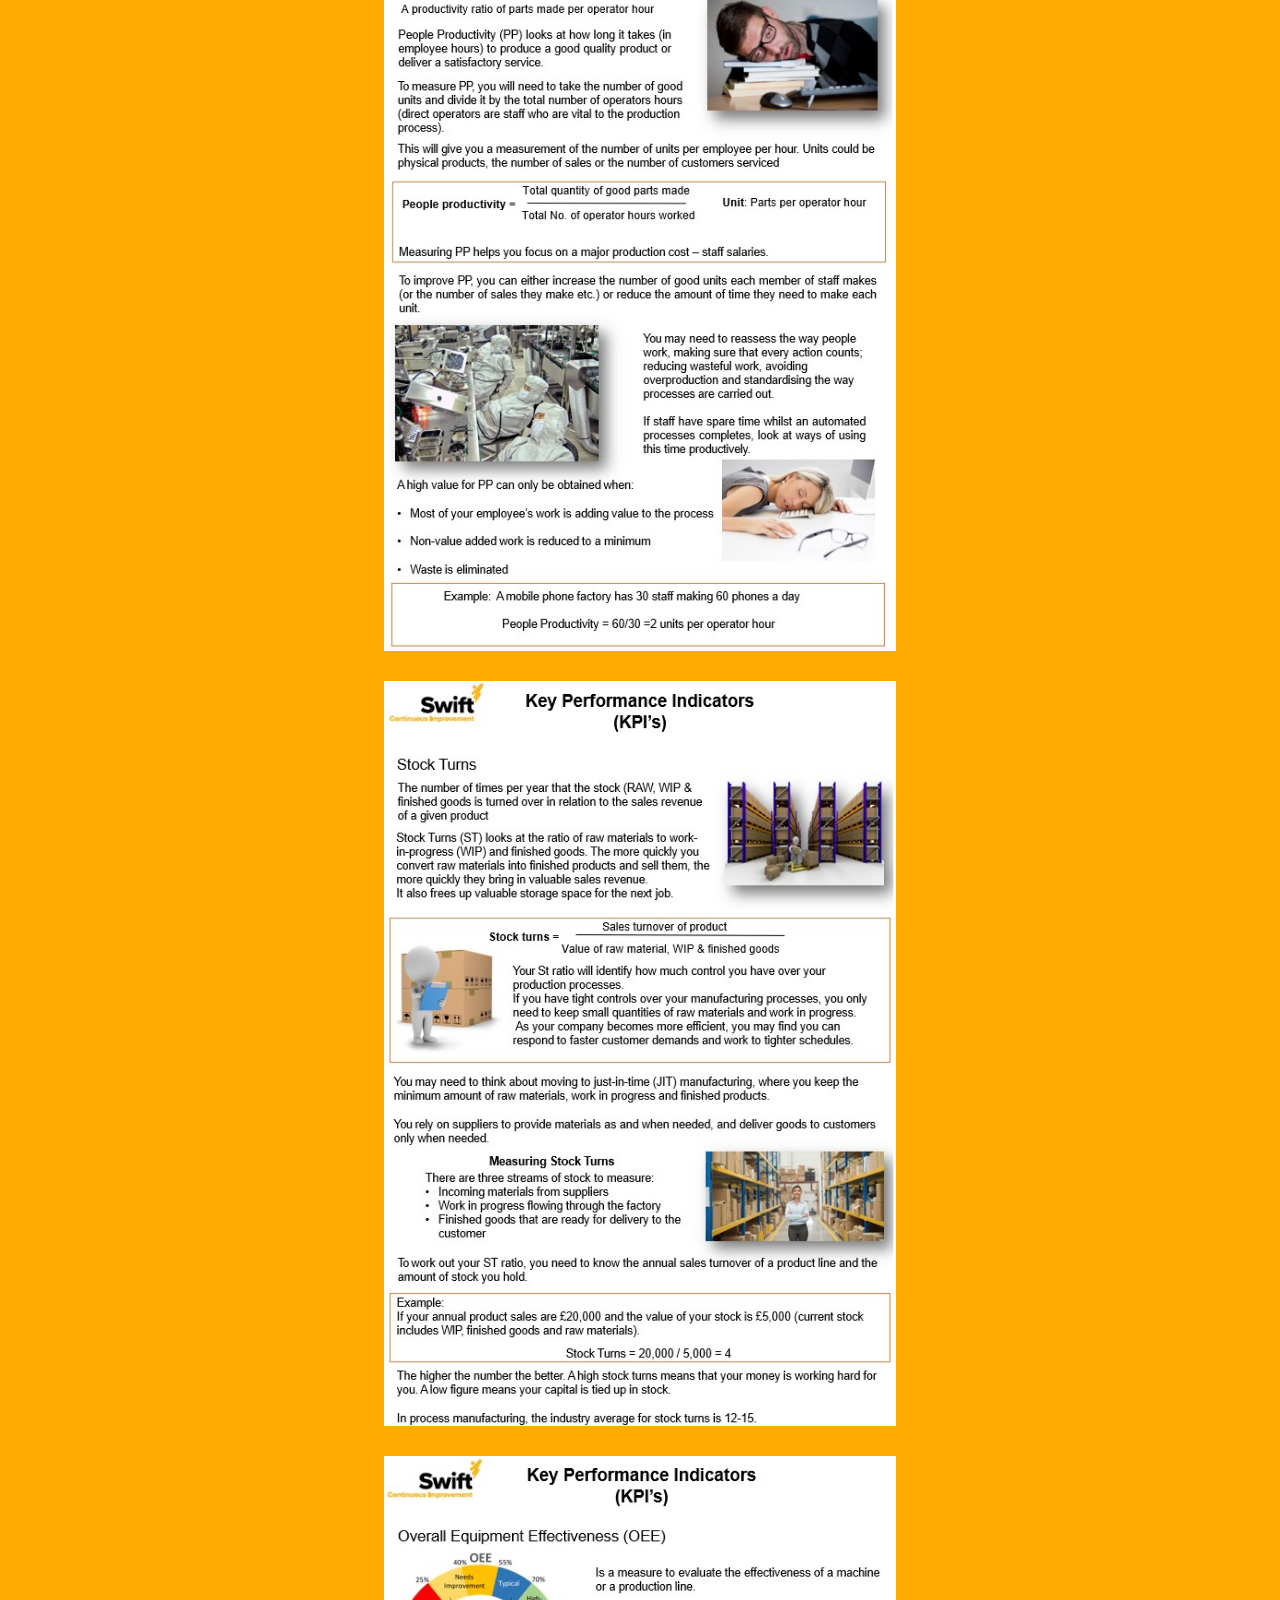
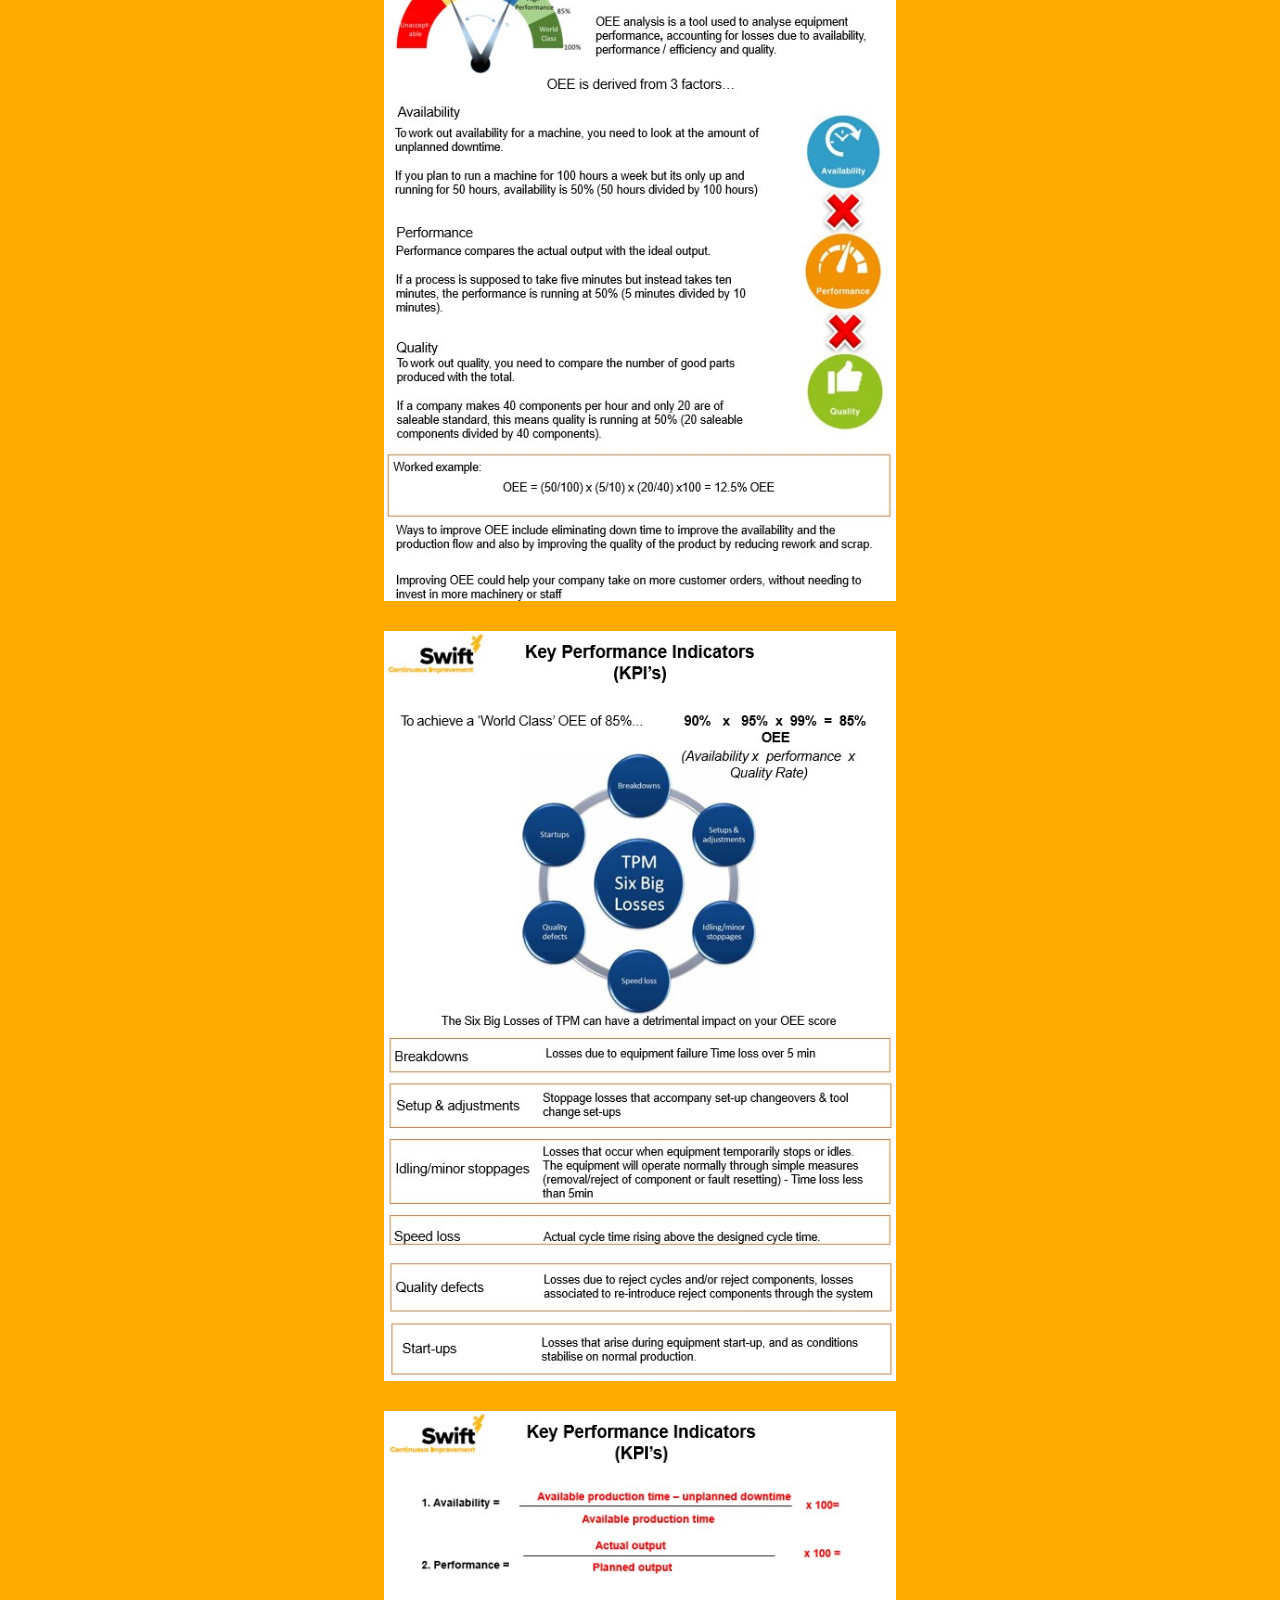
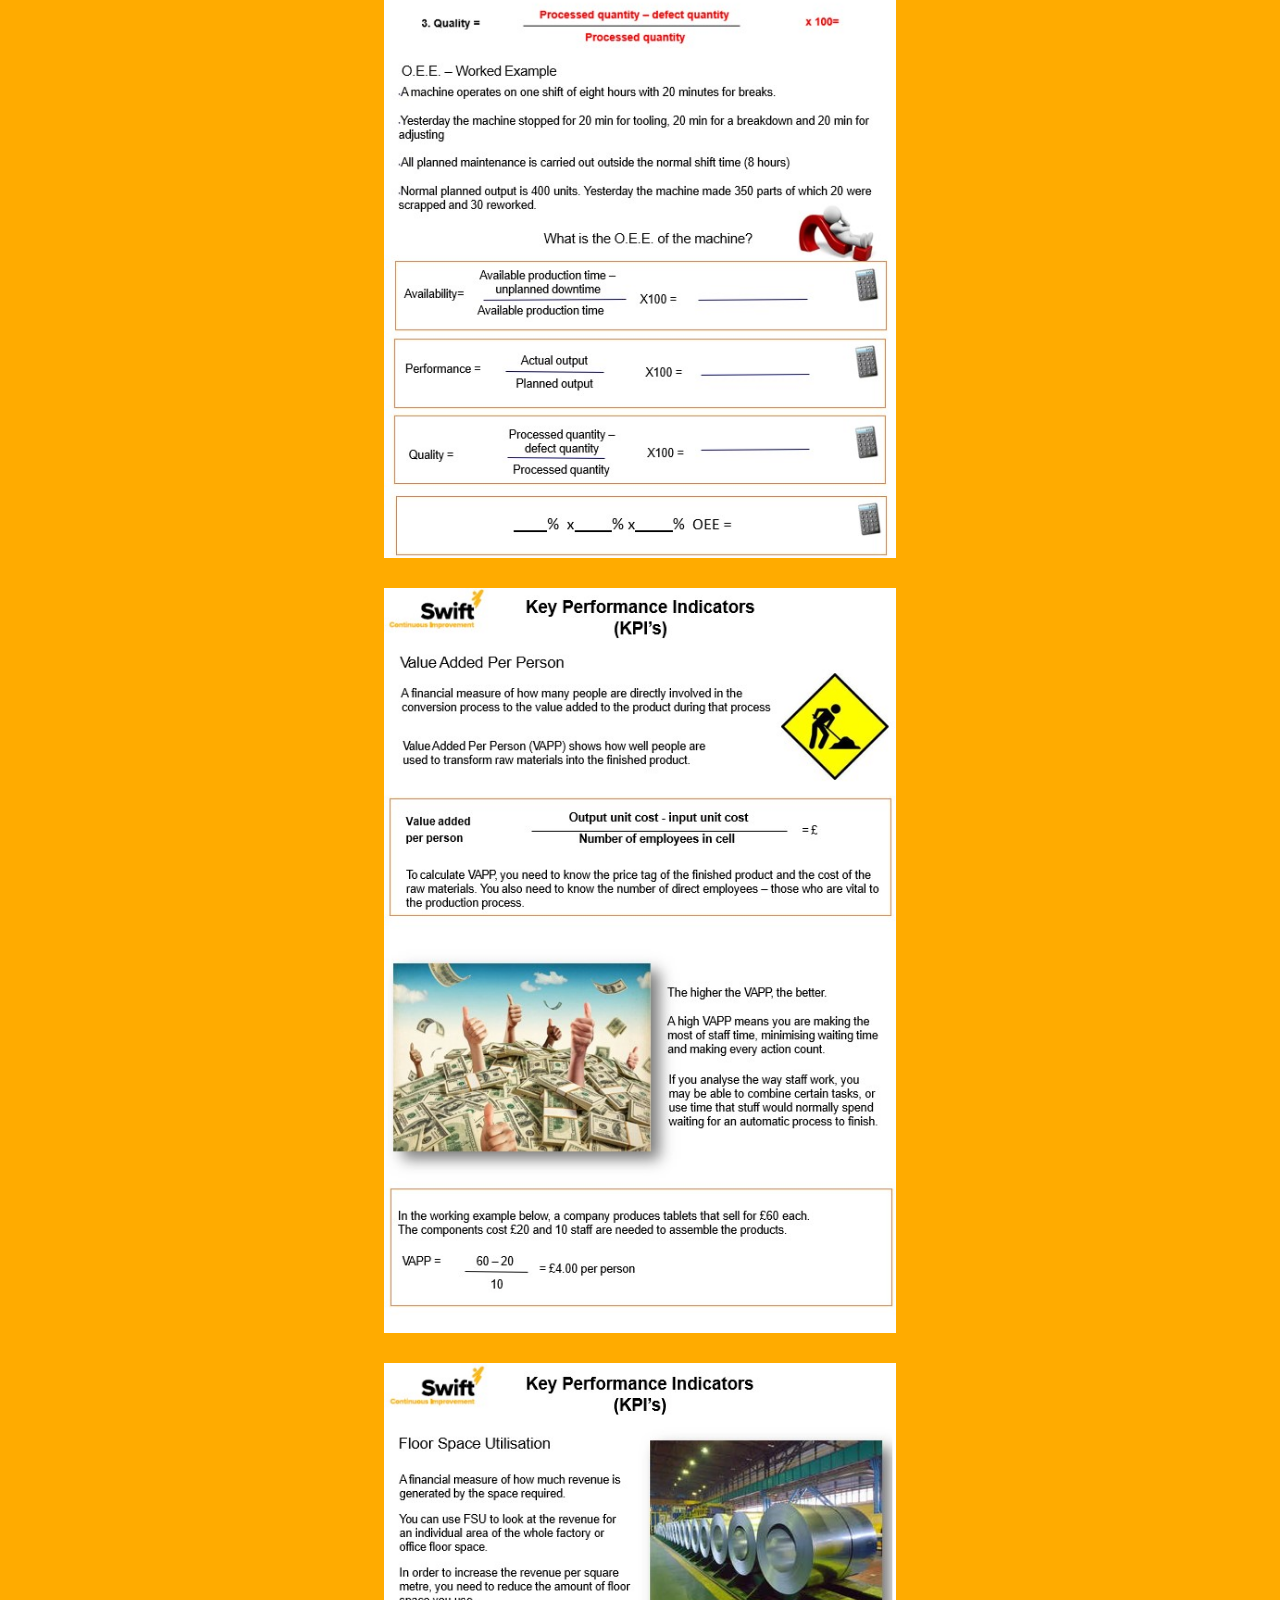
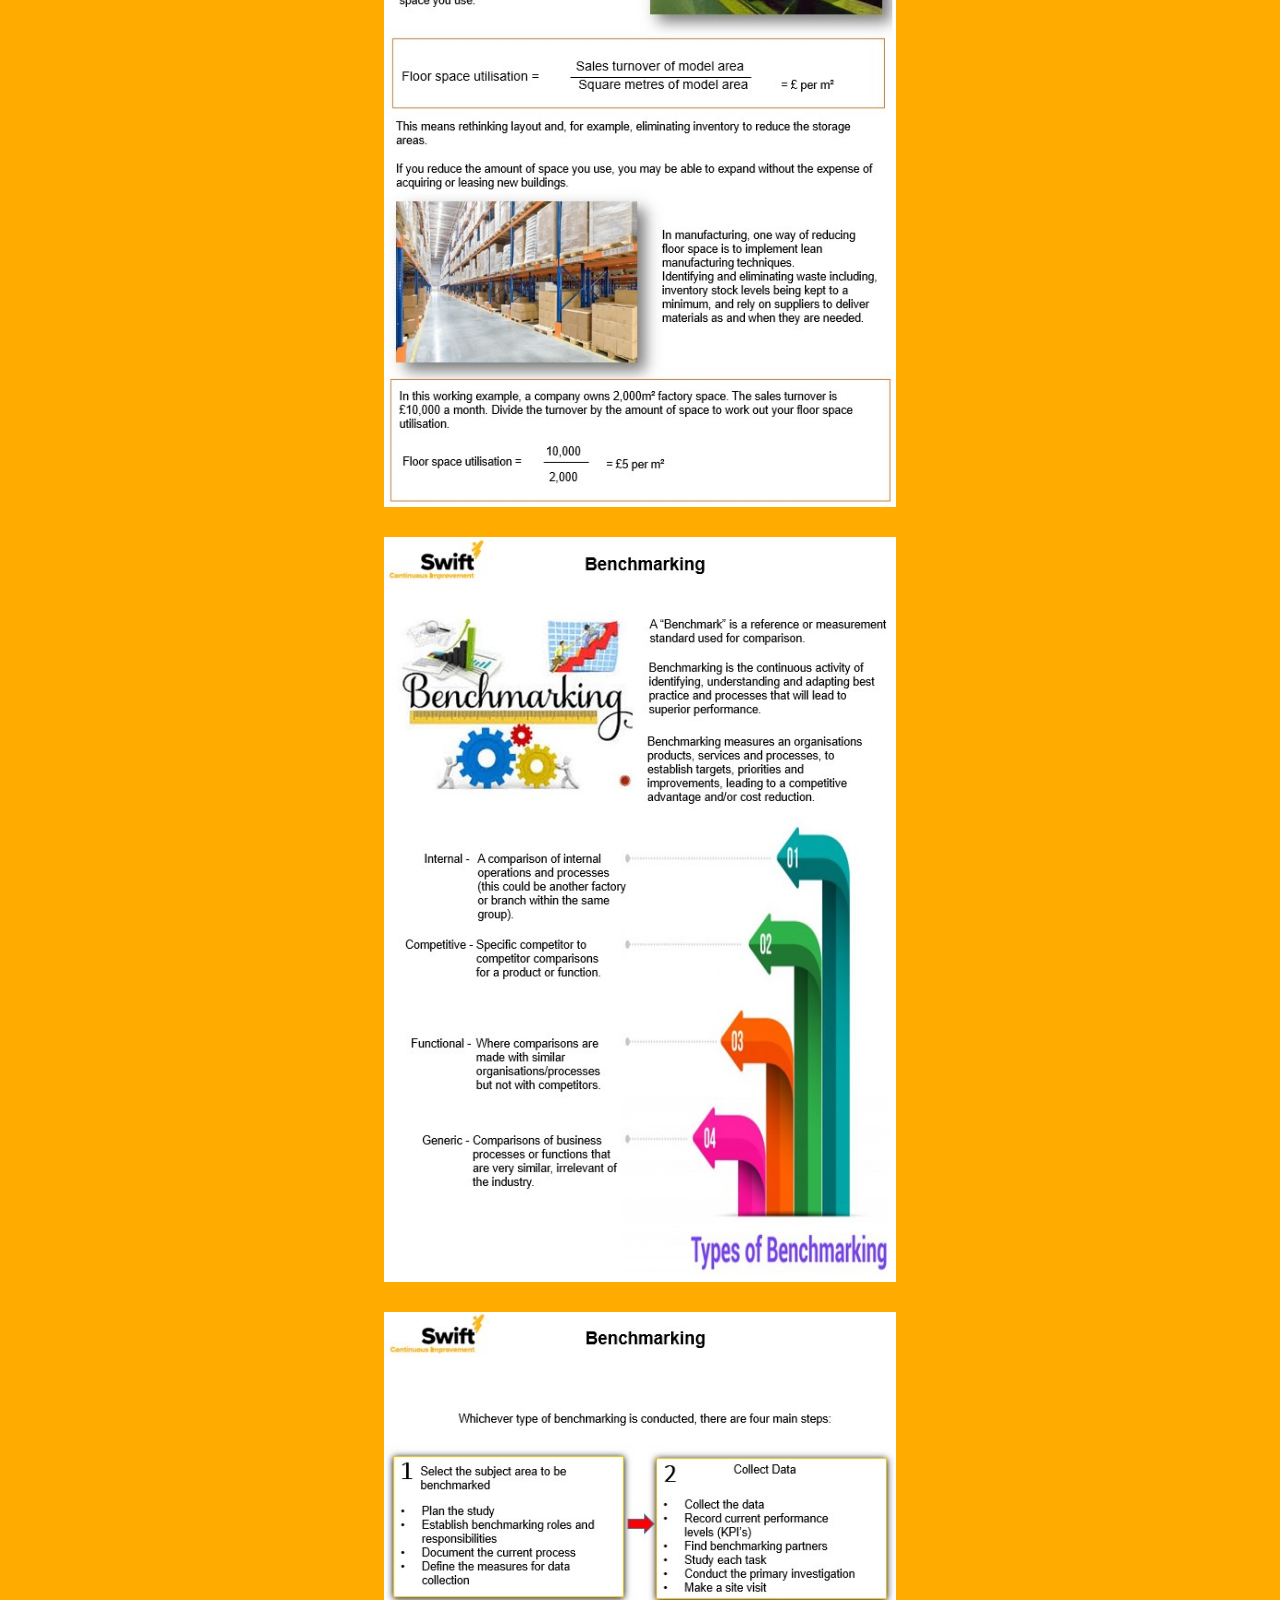
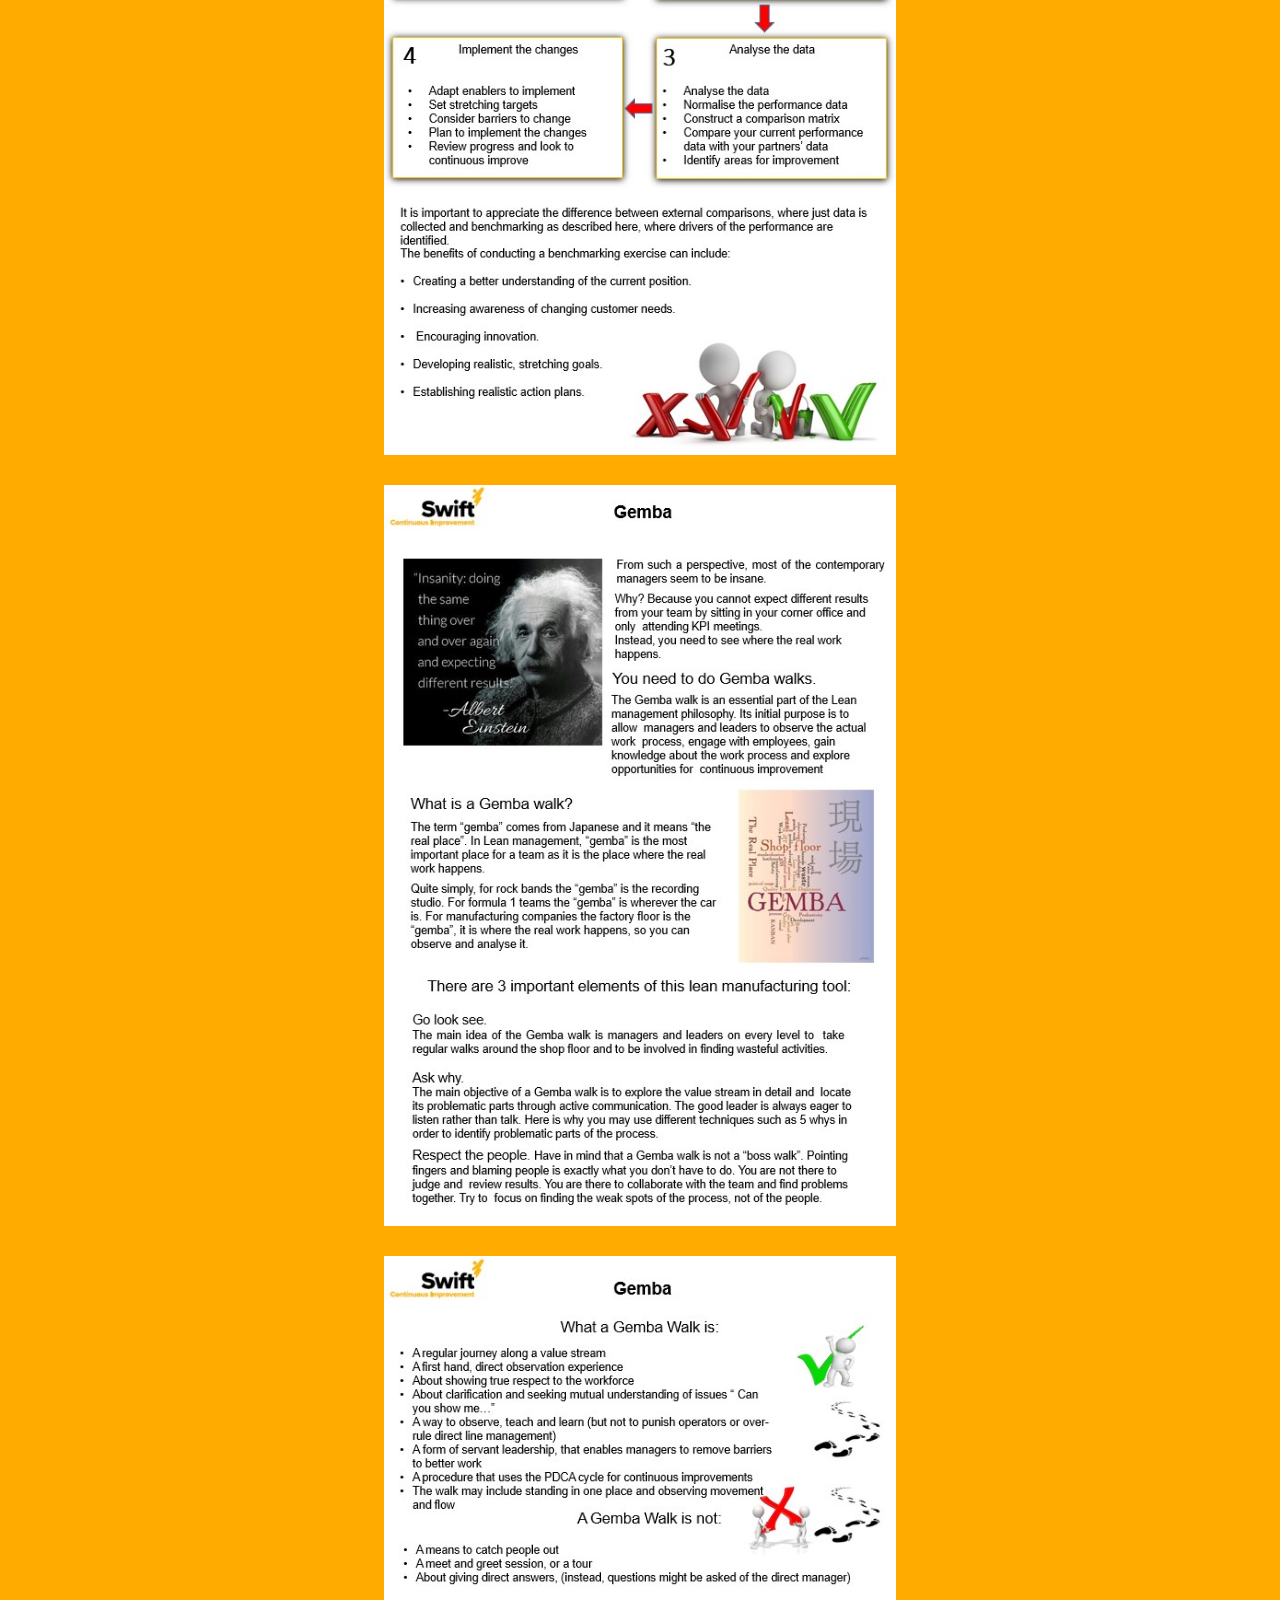
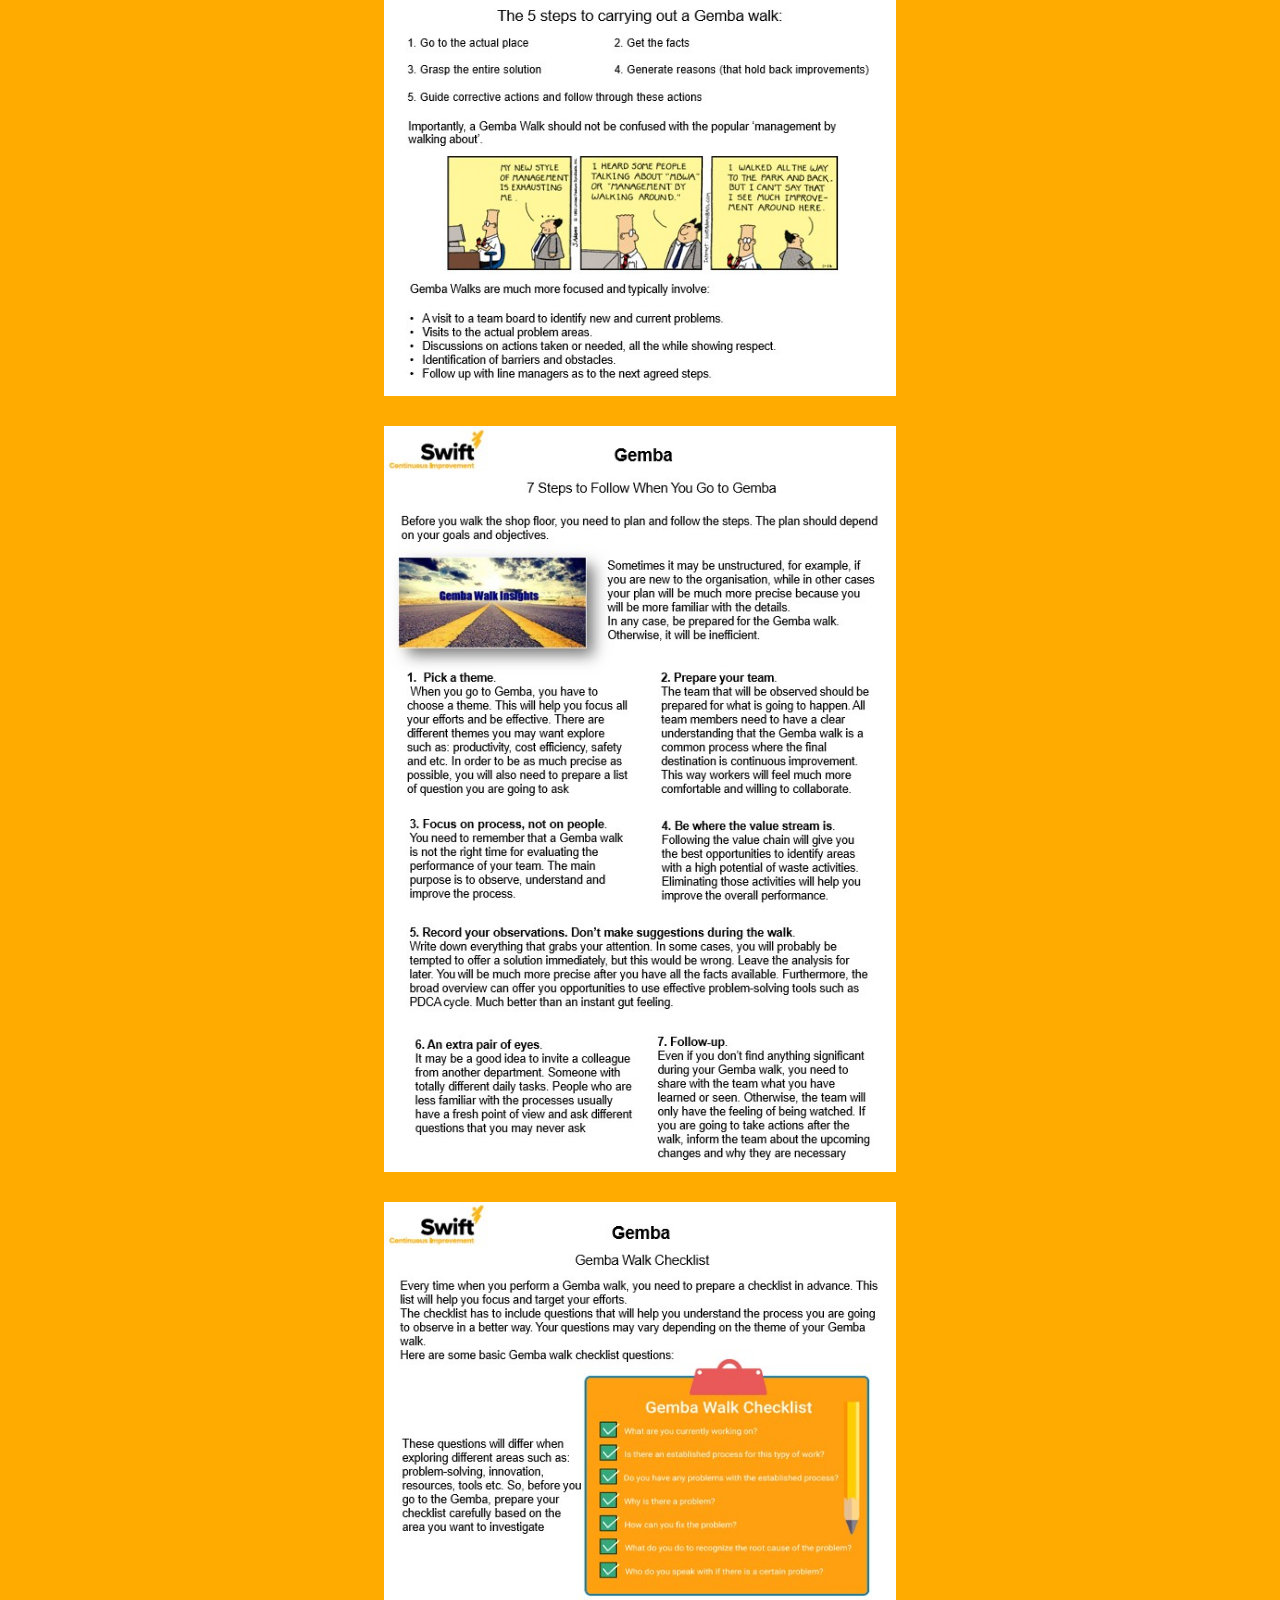
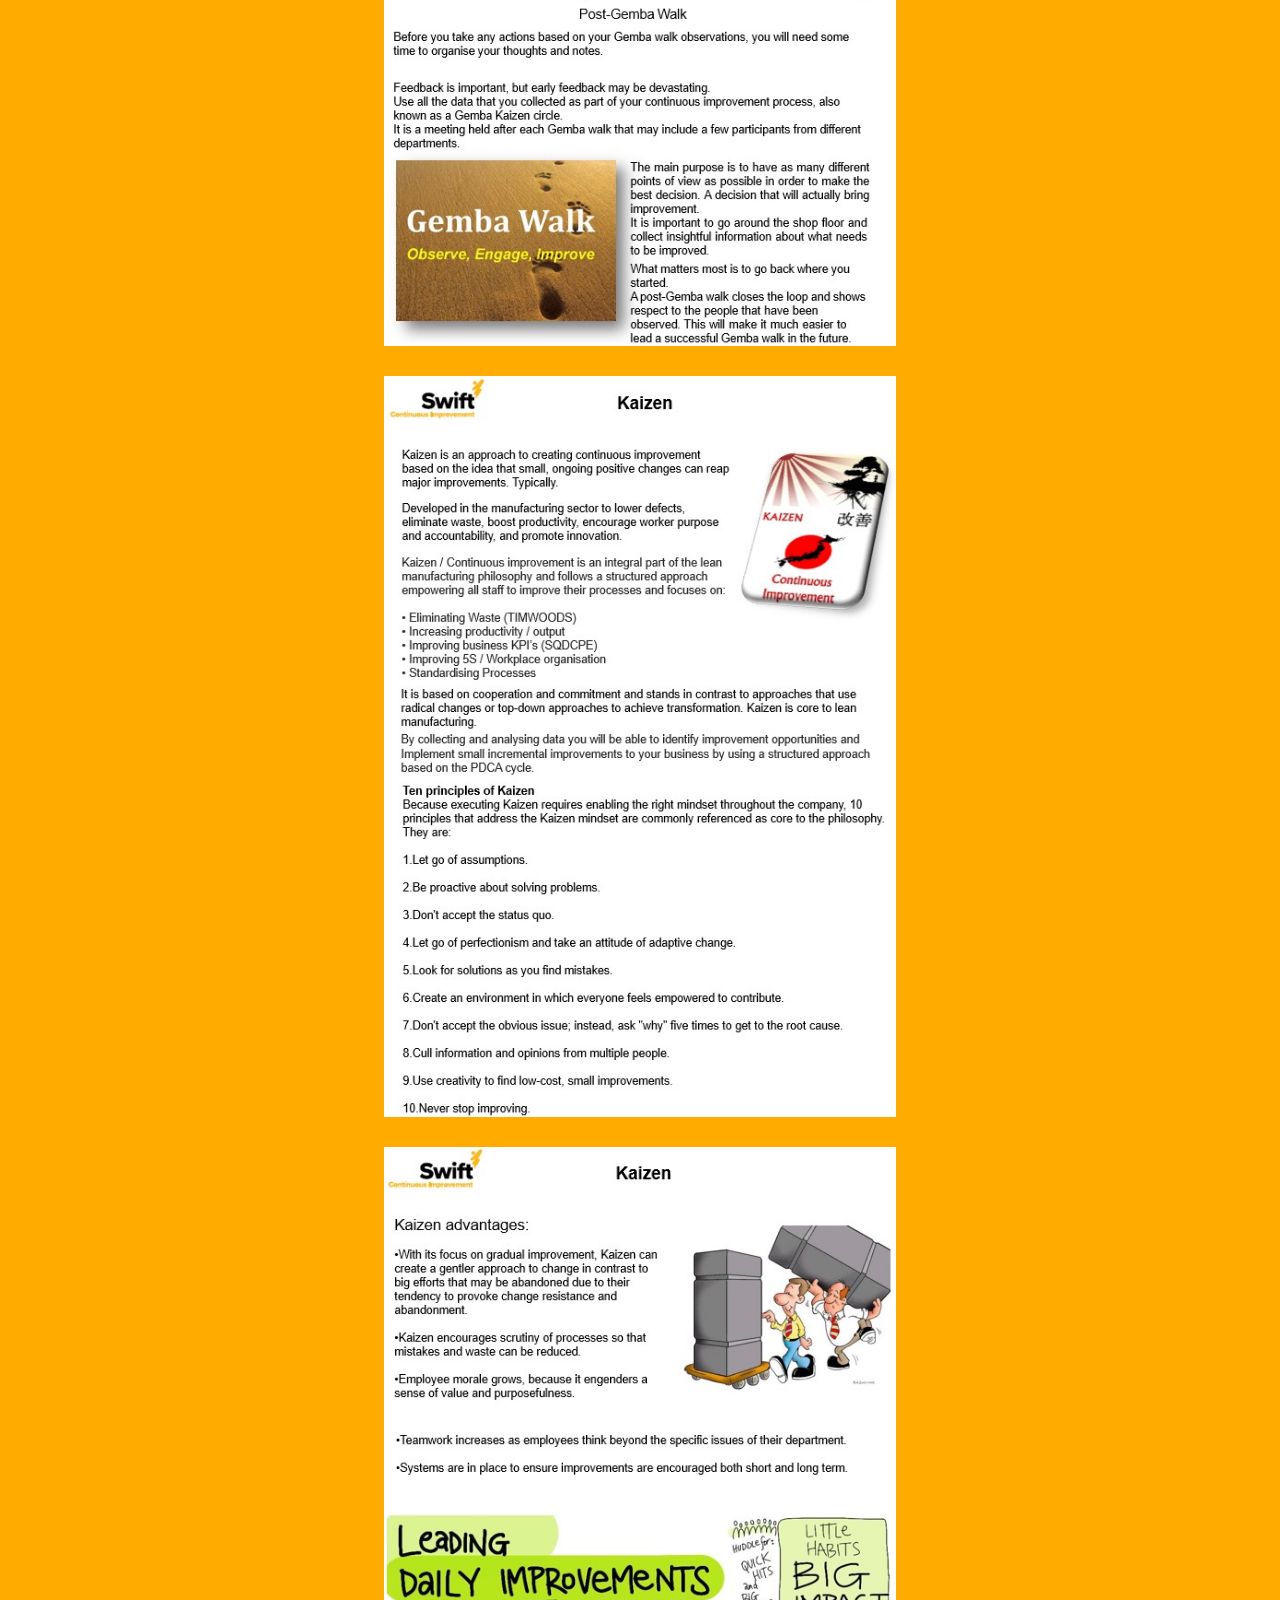
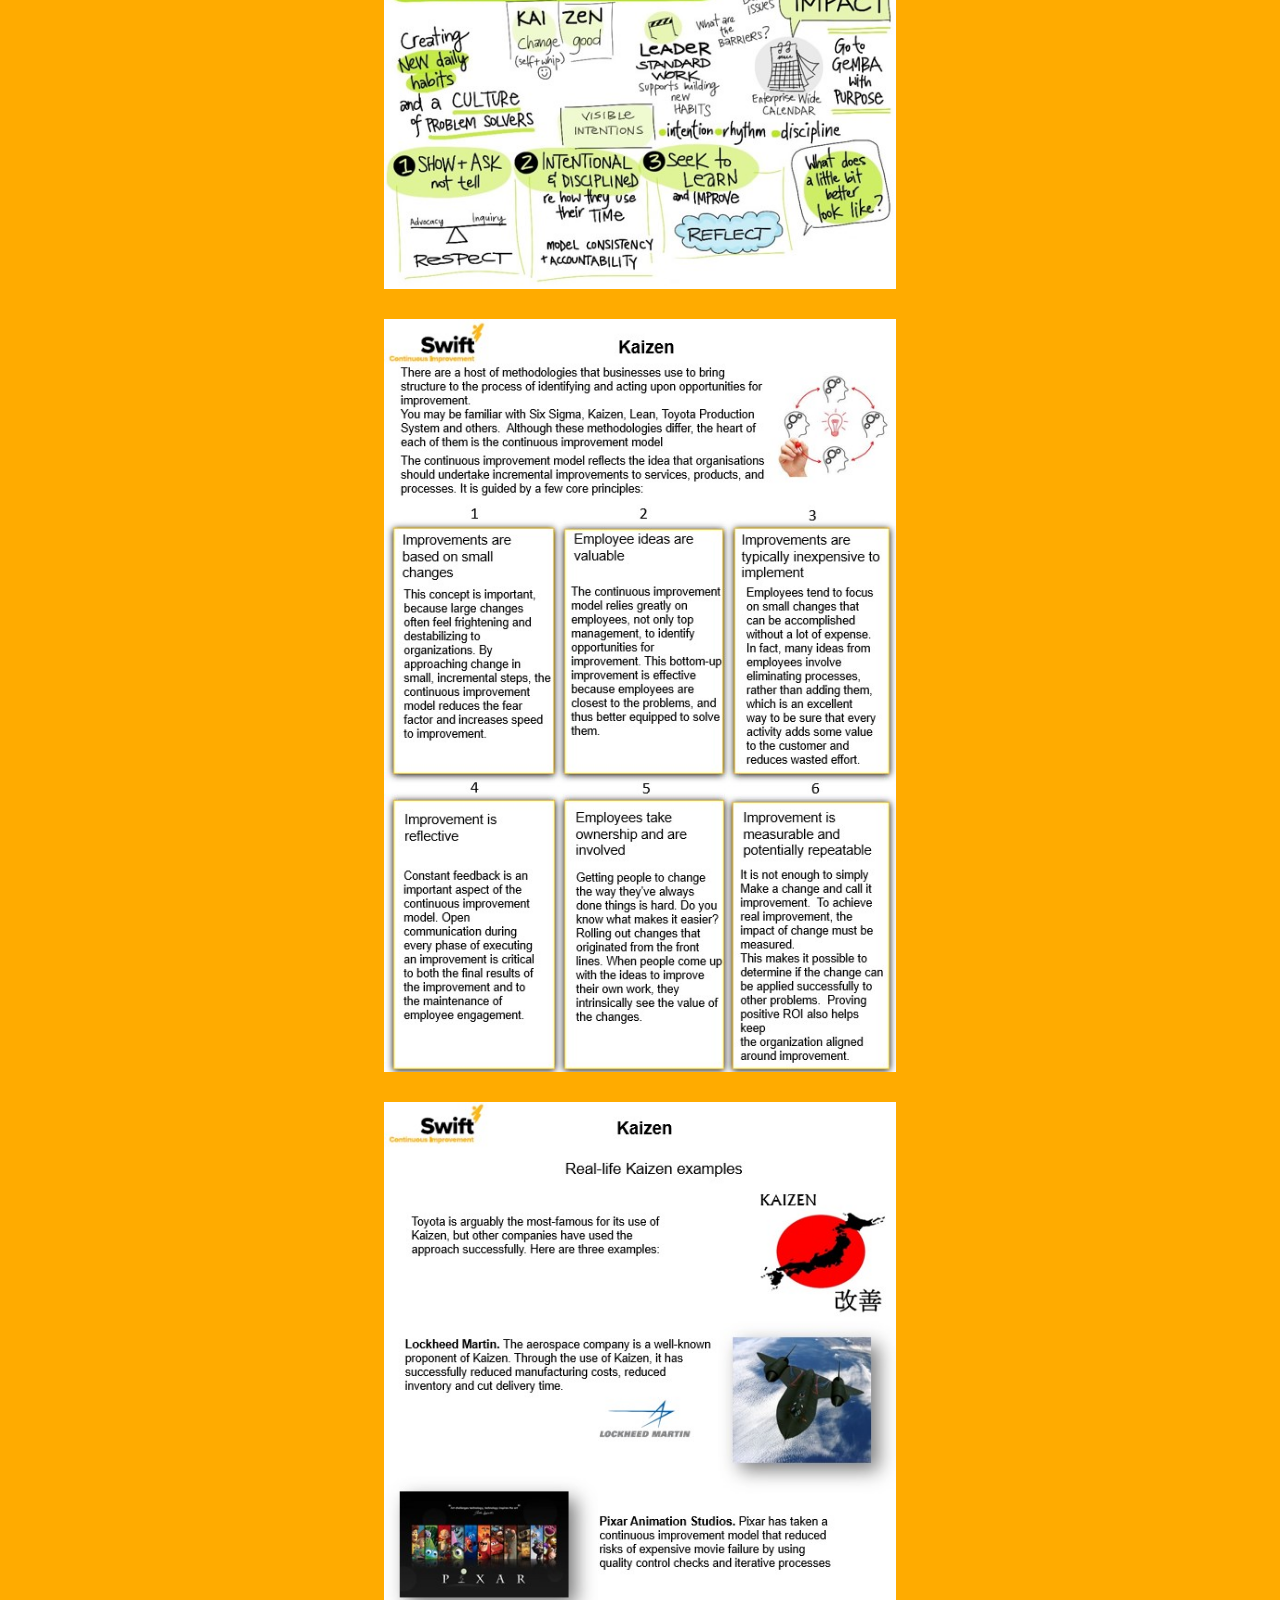
<file: lean-resource-gate-three-day-two.html>
<!DOCTYPE html>
<html>
<head>
    <meta name="viewport" content="width=device-width, initial-scale=1.0">
    <link rel="stylesheet" href="CIstyles.css">
    <title>Swift CI | Lean Resources | Gate One Day One</title>
</head>
<body>
    <div class="container">
        <div class="images">
          <img src="gatethree/tile29.jpg">
          <img src="gatethree/tile30.jpg">
          <img src="gatethree/tile31.jpg">
          <img src="gatethree/tile32.jpg">
          <img src="gatethree/tile33.jpg">
          <img src="gatethree/tile34.jpg">
          <img src="gatethree/tile35.jpg">
          <img src="gatethree/tile36.jpg">
          <img src="gatethree/tile37.jpg">
          <img src="gatethree/tile38.jpg">
          <img src="gatethree/tile39.jpg">
          <img src="gatethree/tile40.jpg">
          <img src="gatethree/tile41.jpg">
          <img src="gatethree/tile42.jpg">
          <img src="gatethree/tile43.jpg">
          <img src="gatethree/tile44.jpg">
          <img src="gatethree/tile45.jpg">
          <img src="gatethree/tile46.jpg"> 
          <img src="gatethree/tile47.jpg">
          <img src="gatethree/tile48.jpg">
          <img src="gatethree/tile49.jpg">
          <img src="gatethree/tile50.jpg">   
          <img src="gatethree/tile51.jpg">

        </div>
    </div>
</body>
</html>
</file>
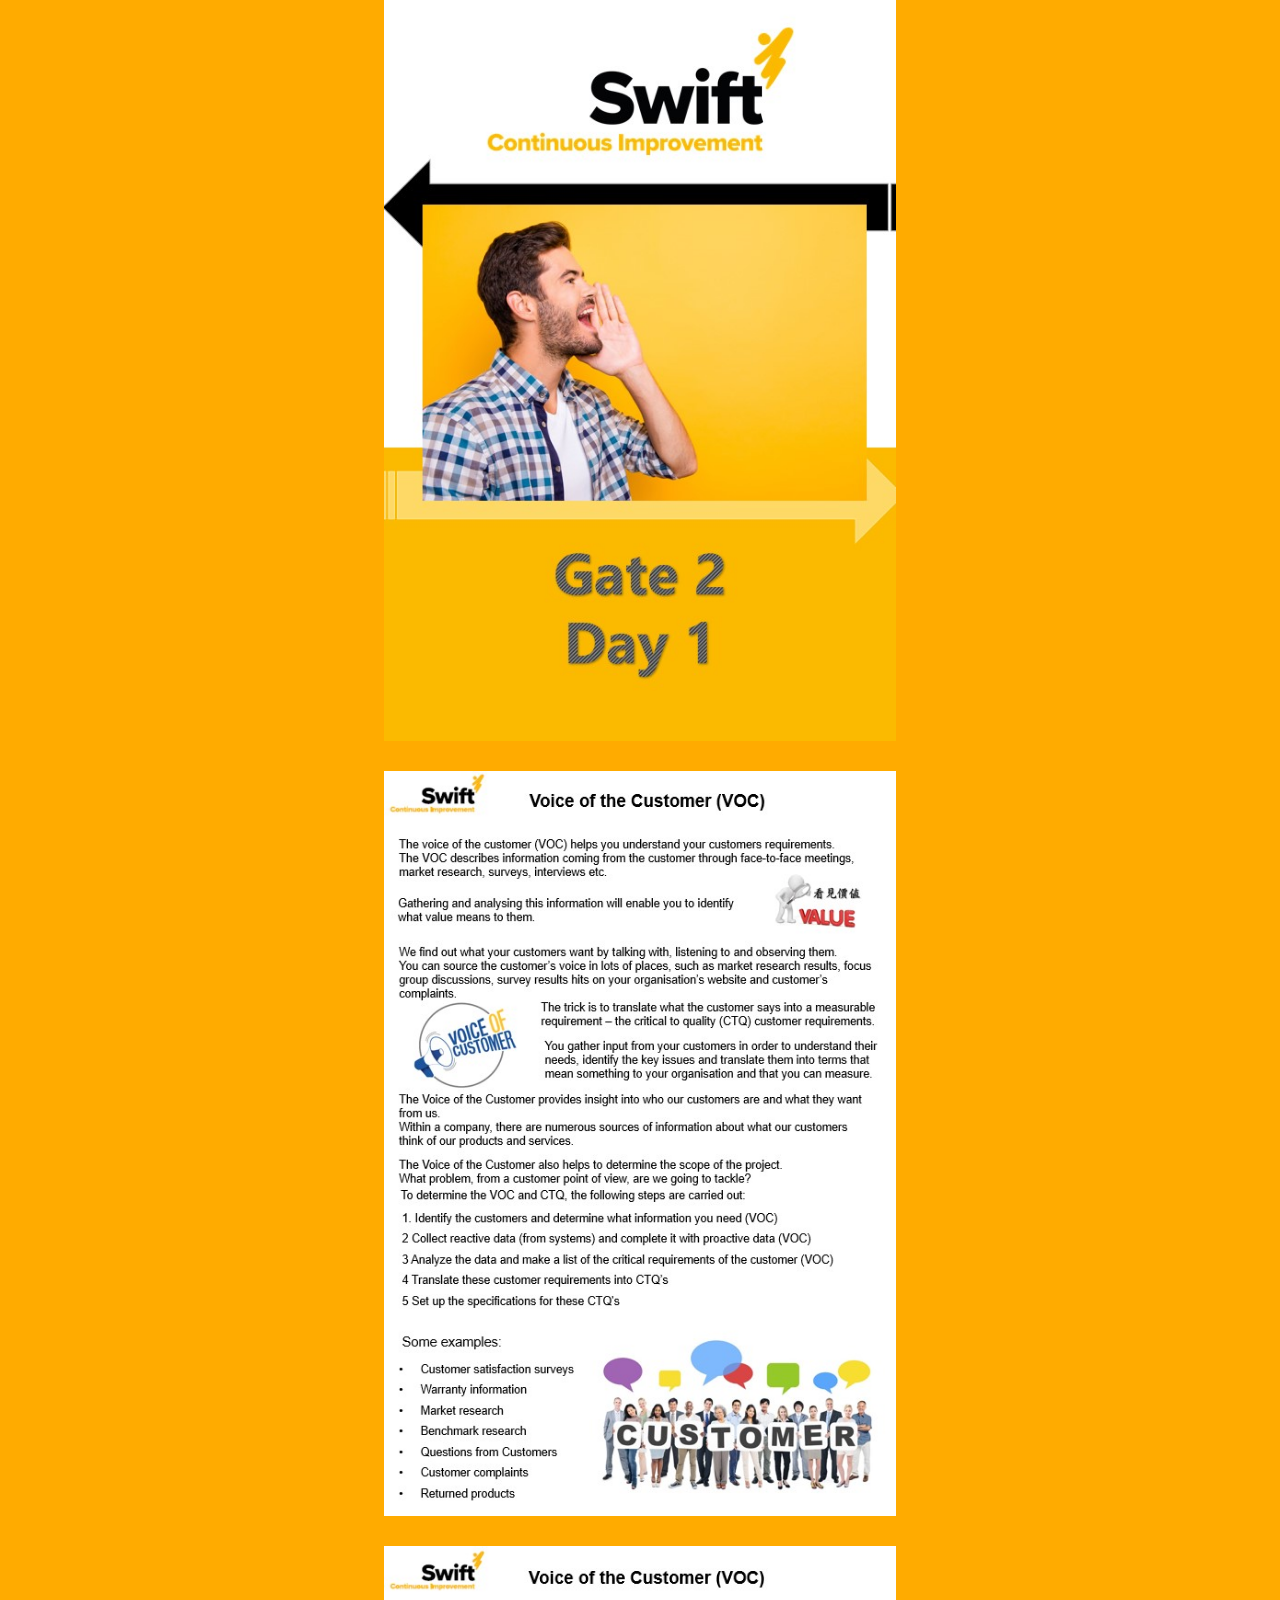
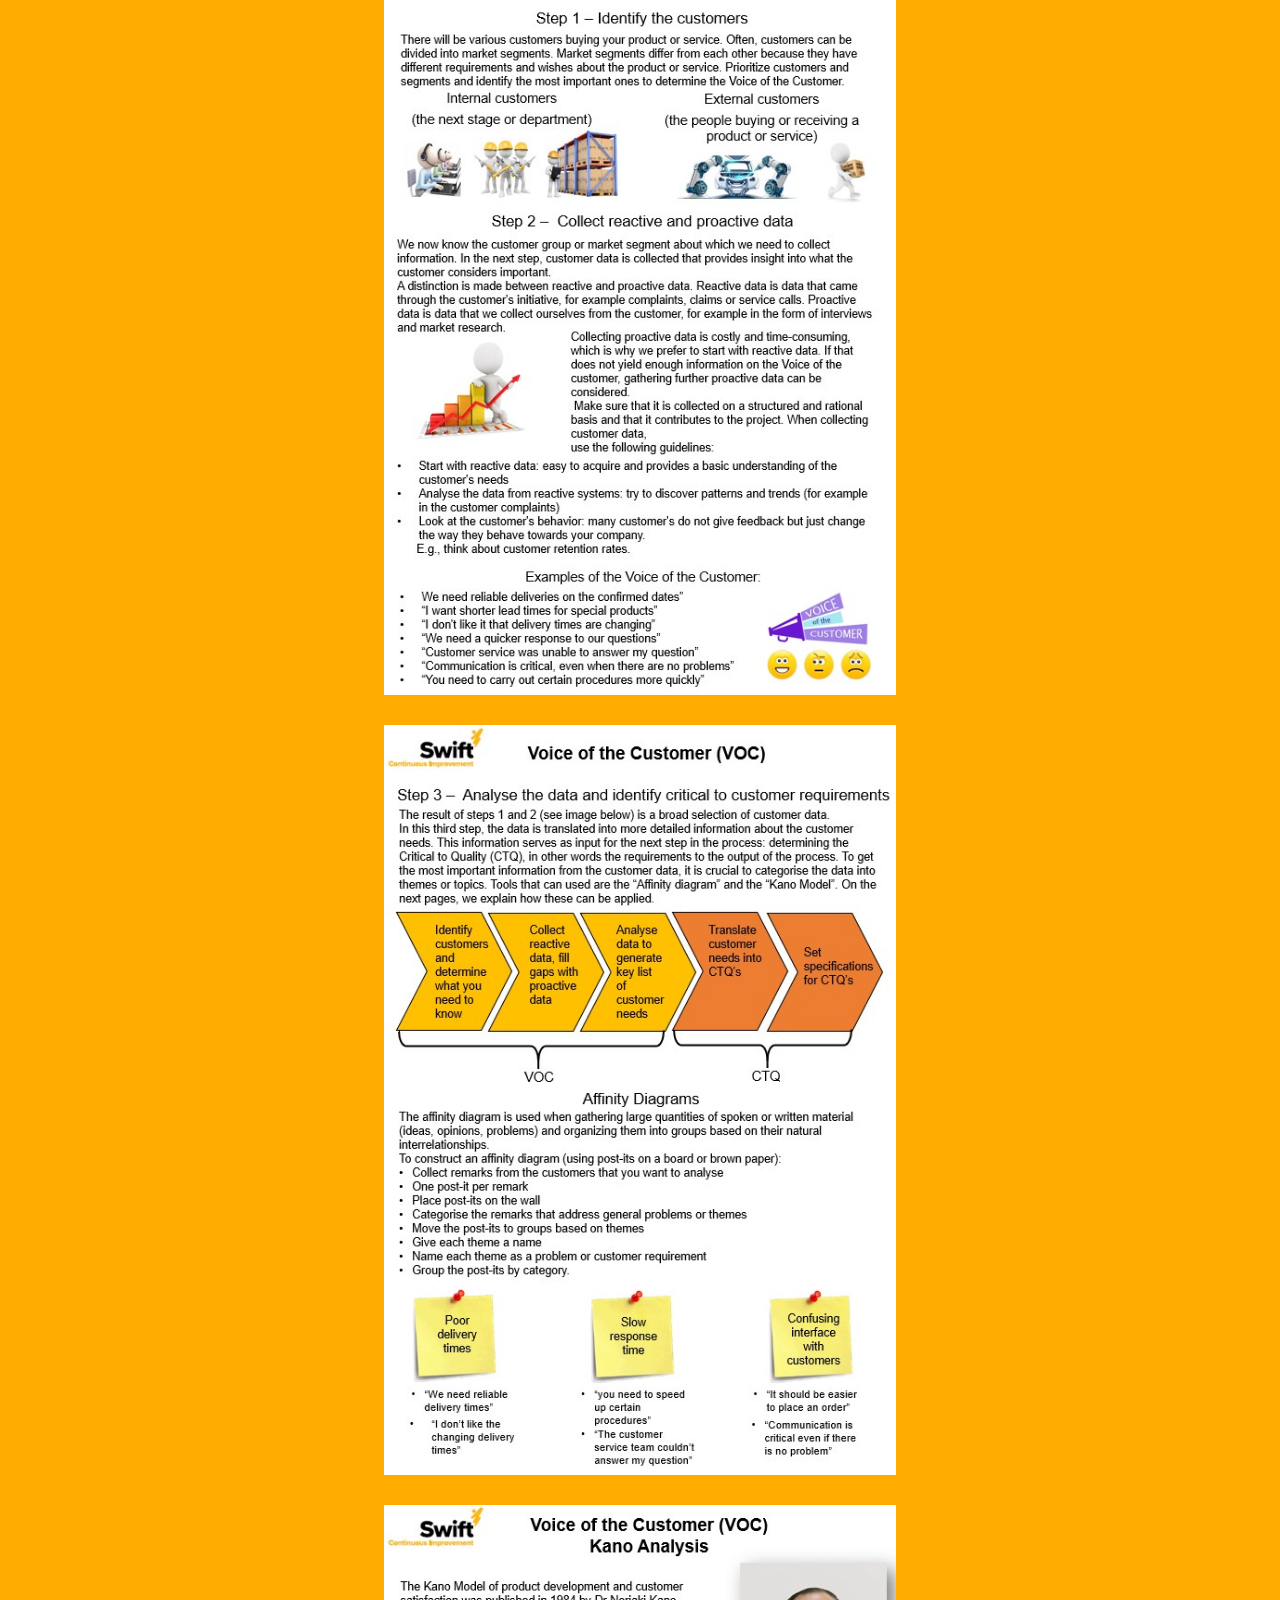
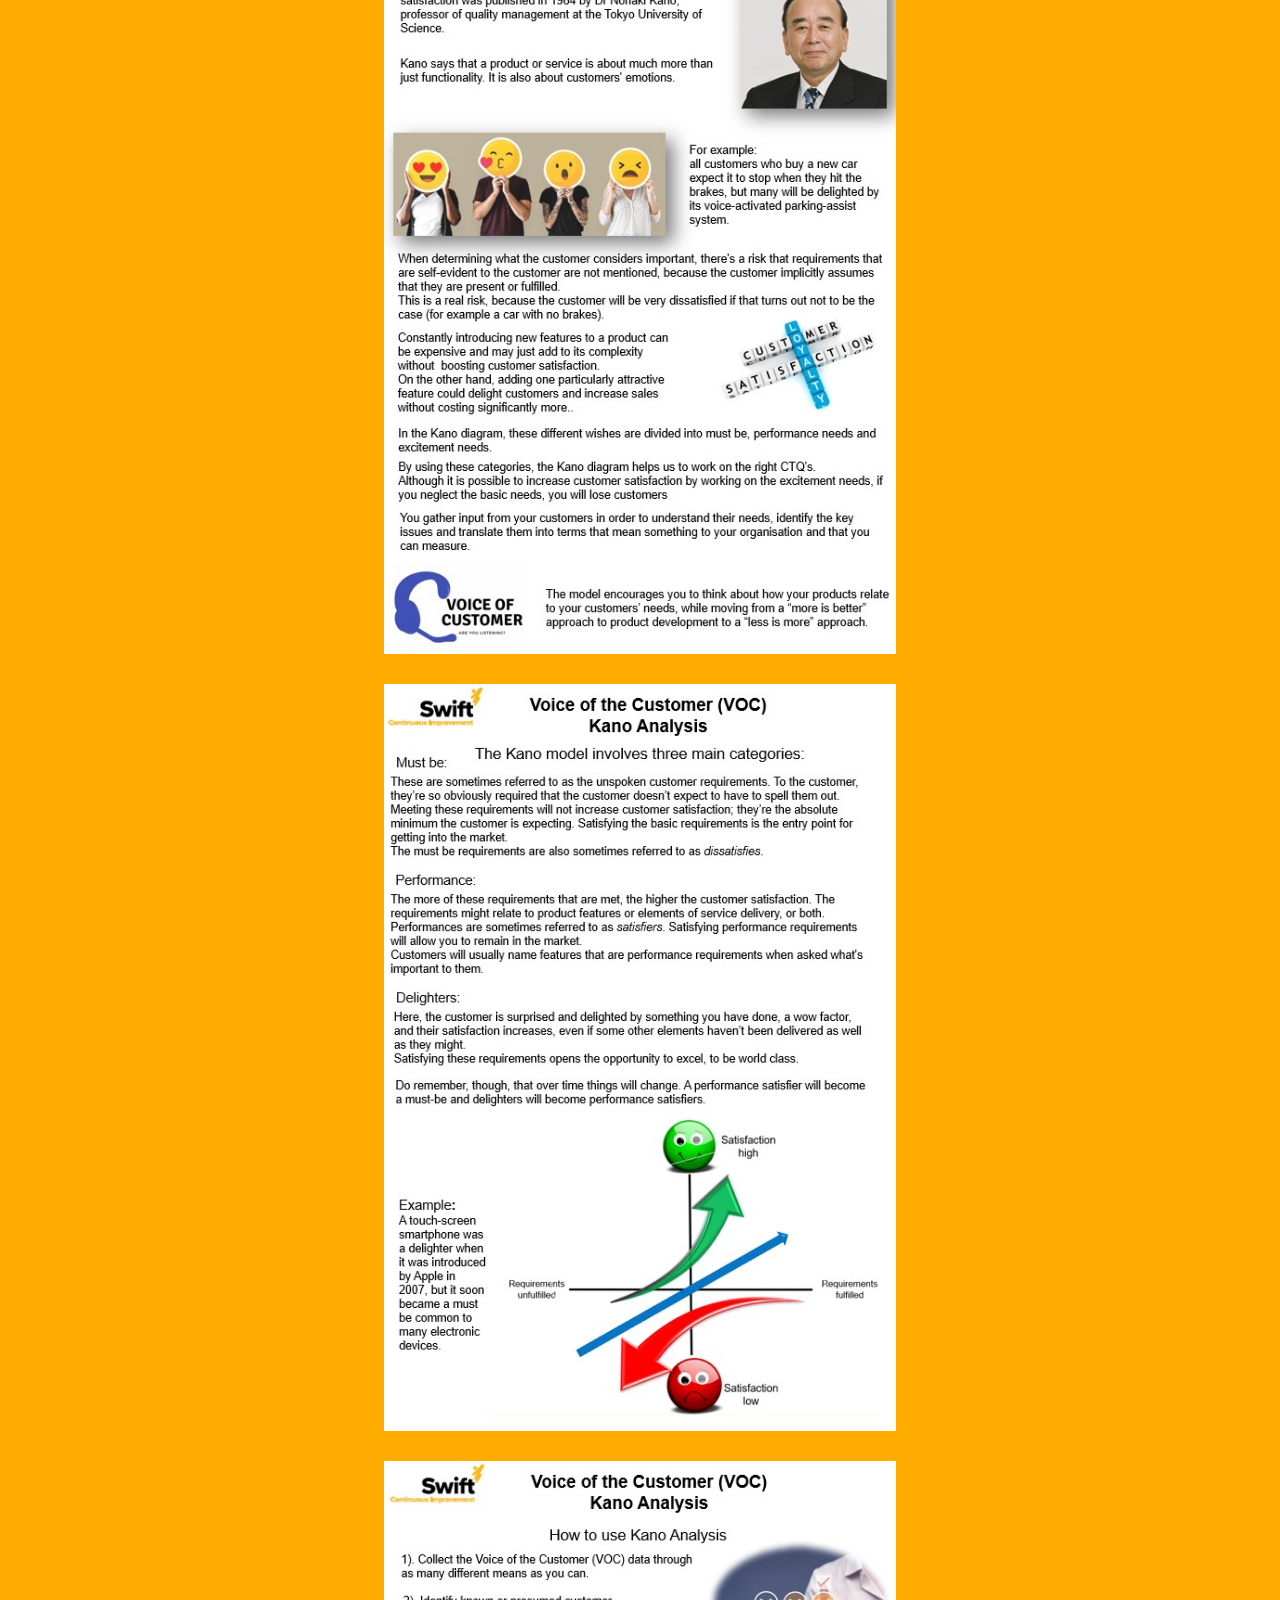
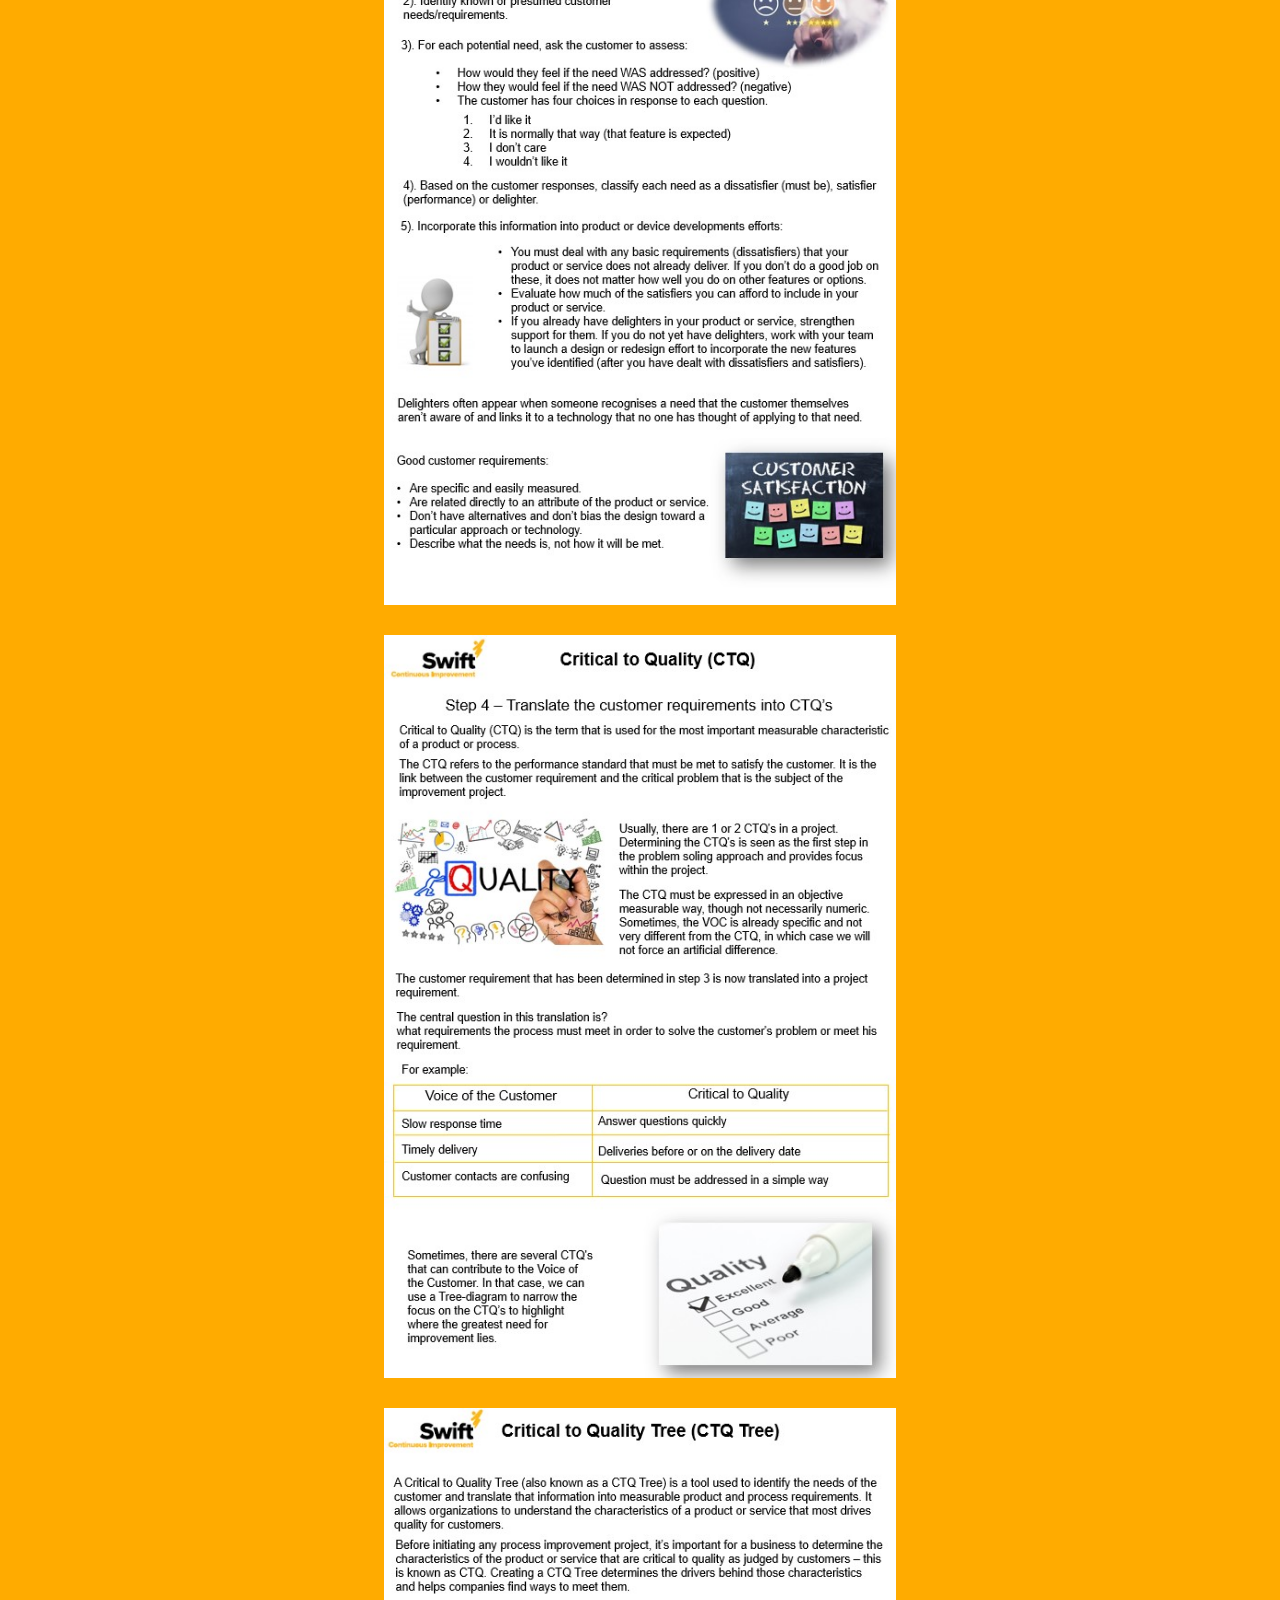
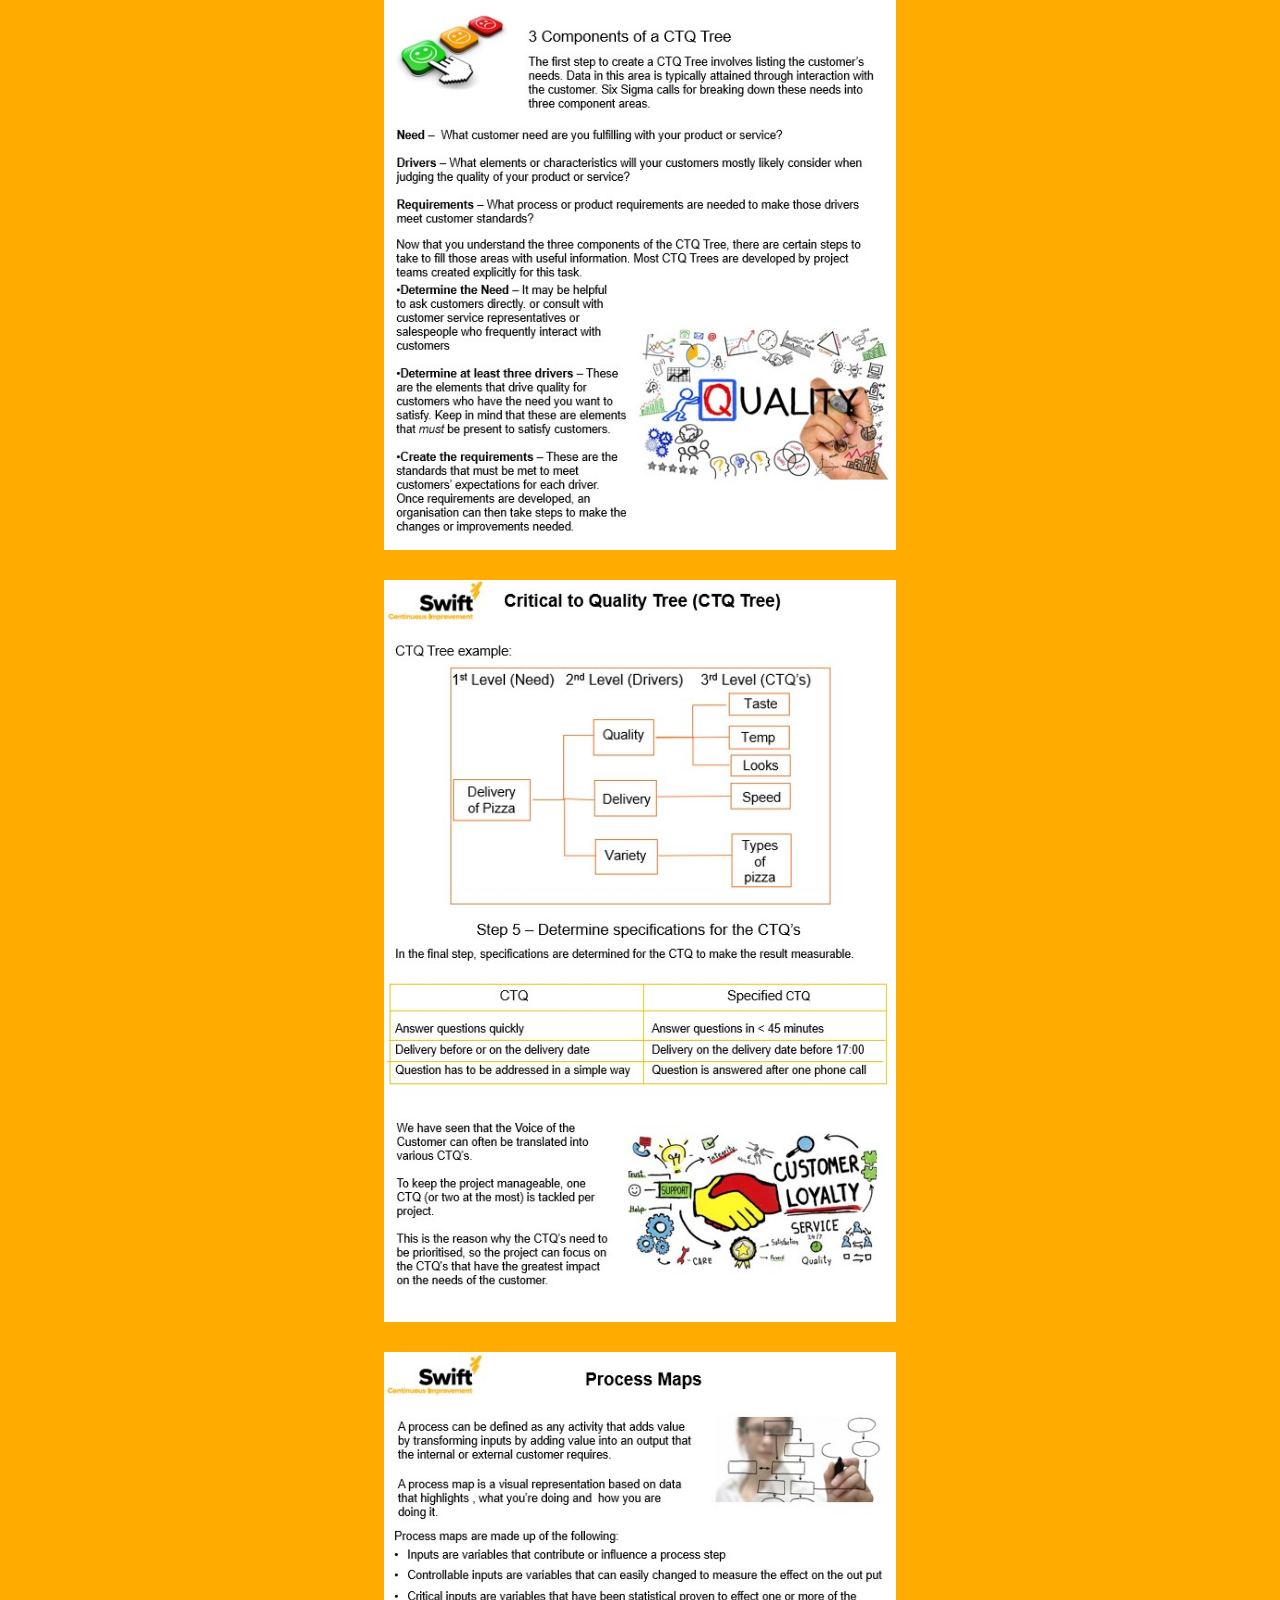
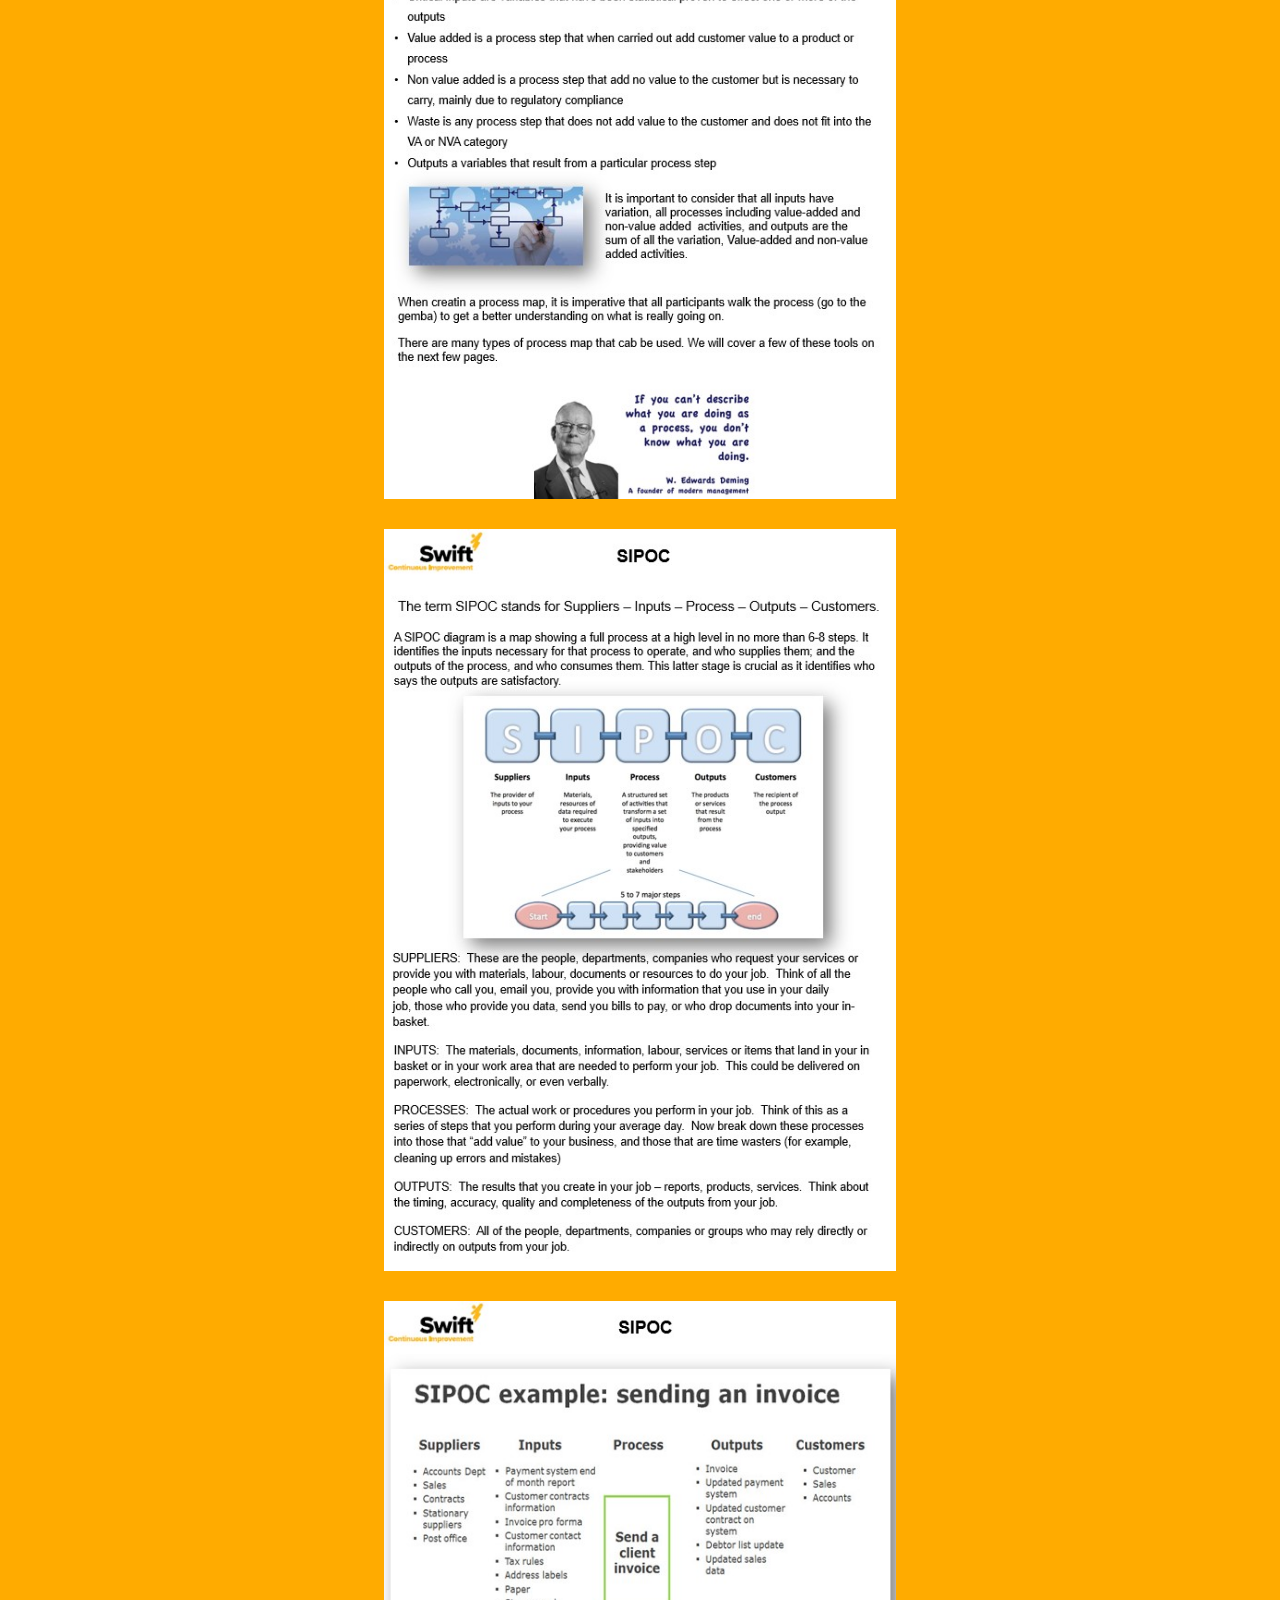
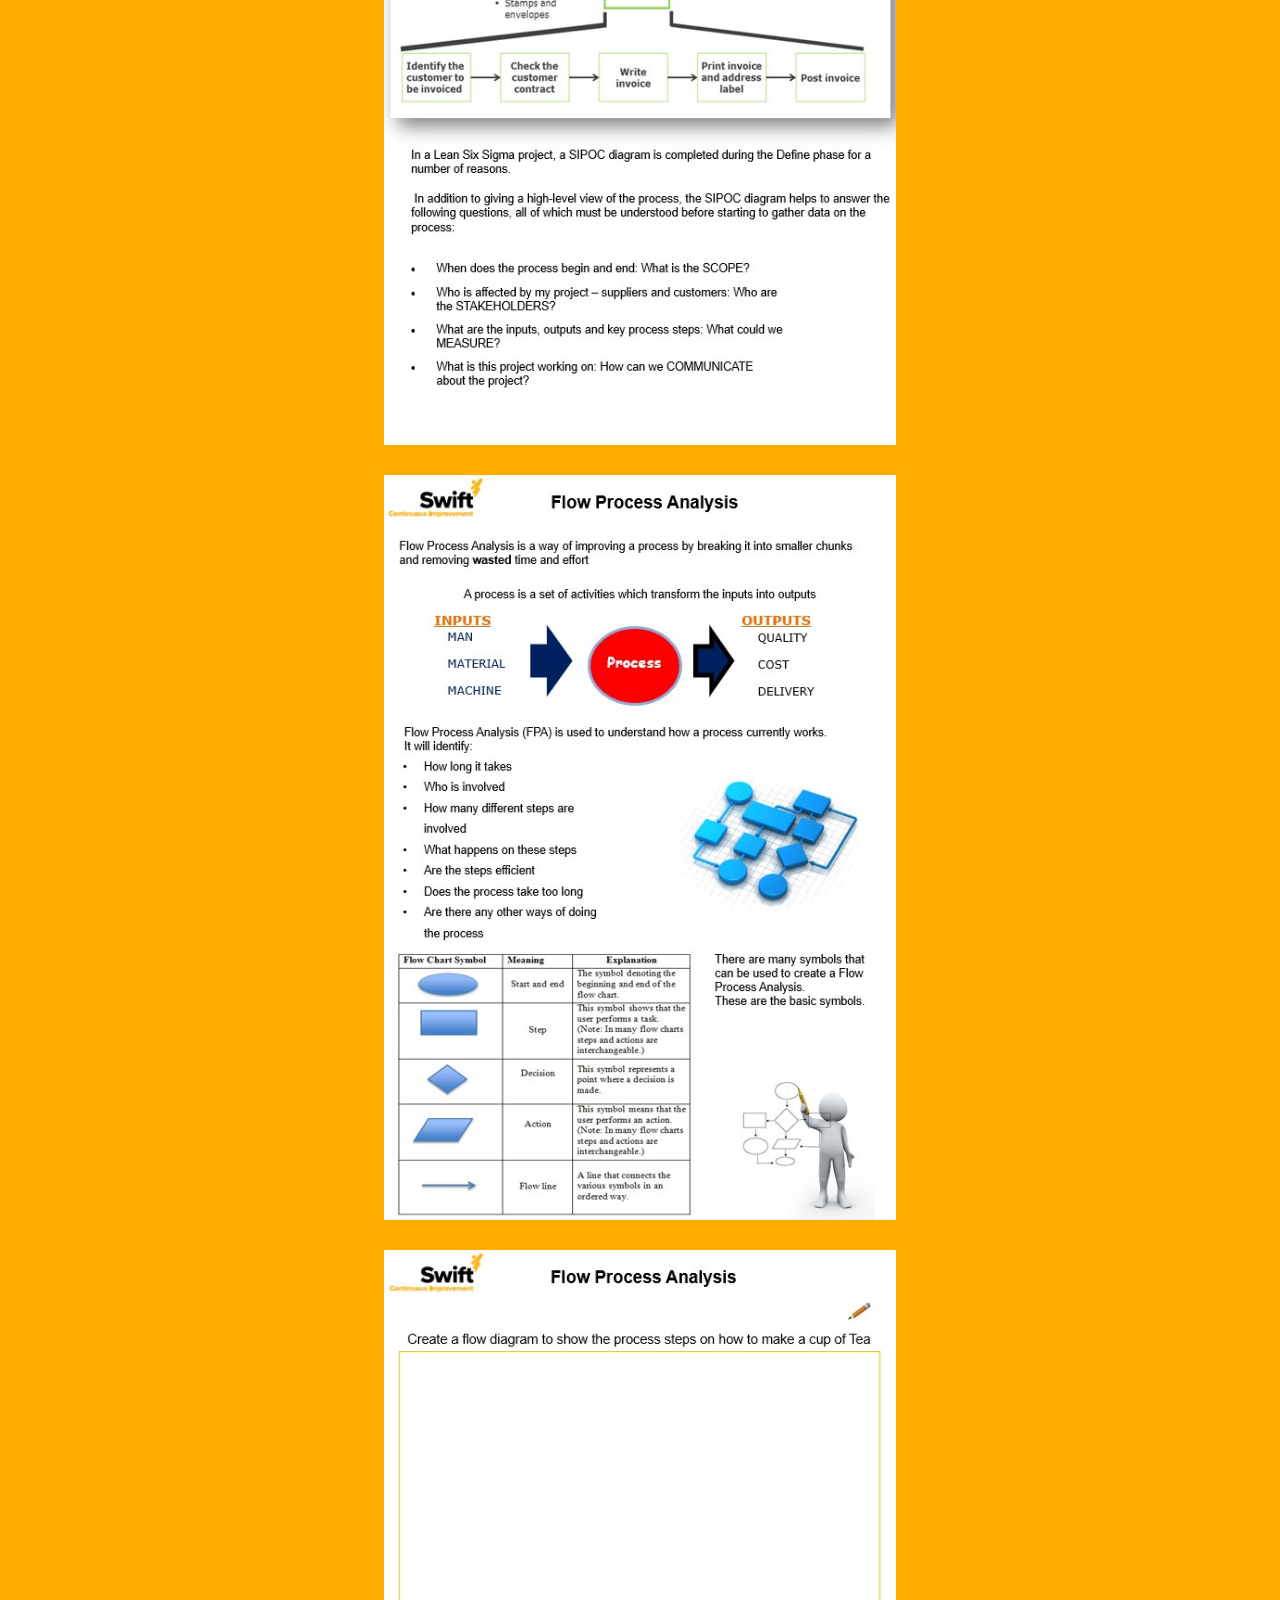
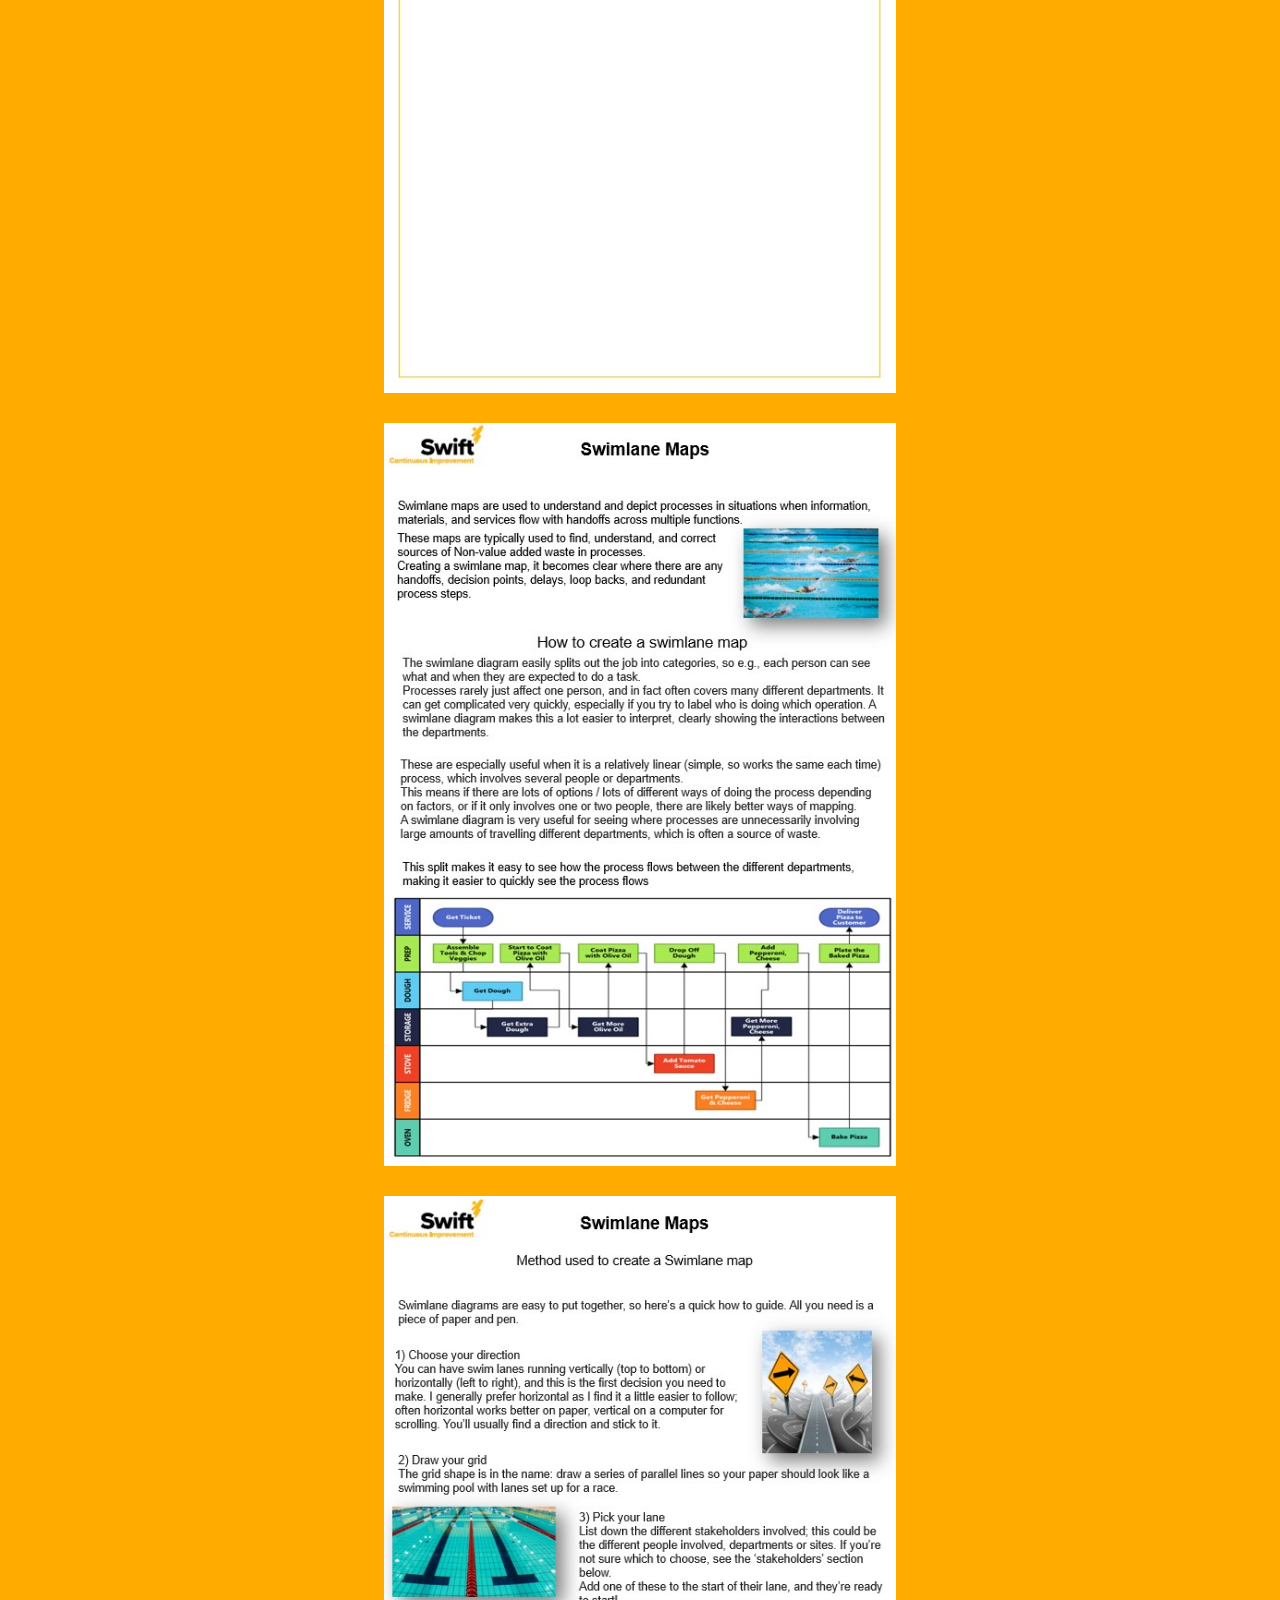
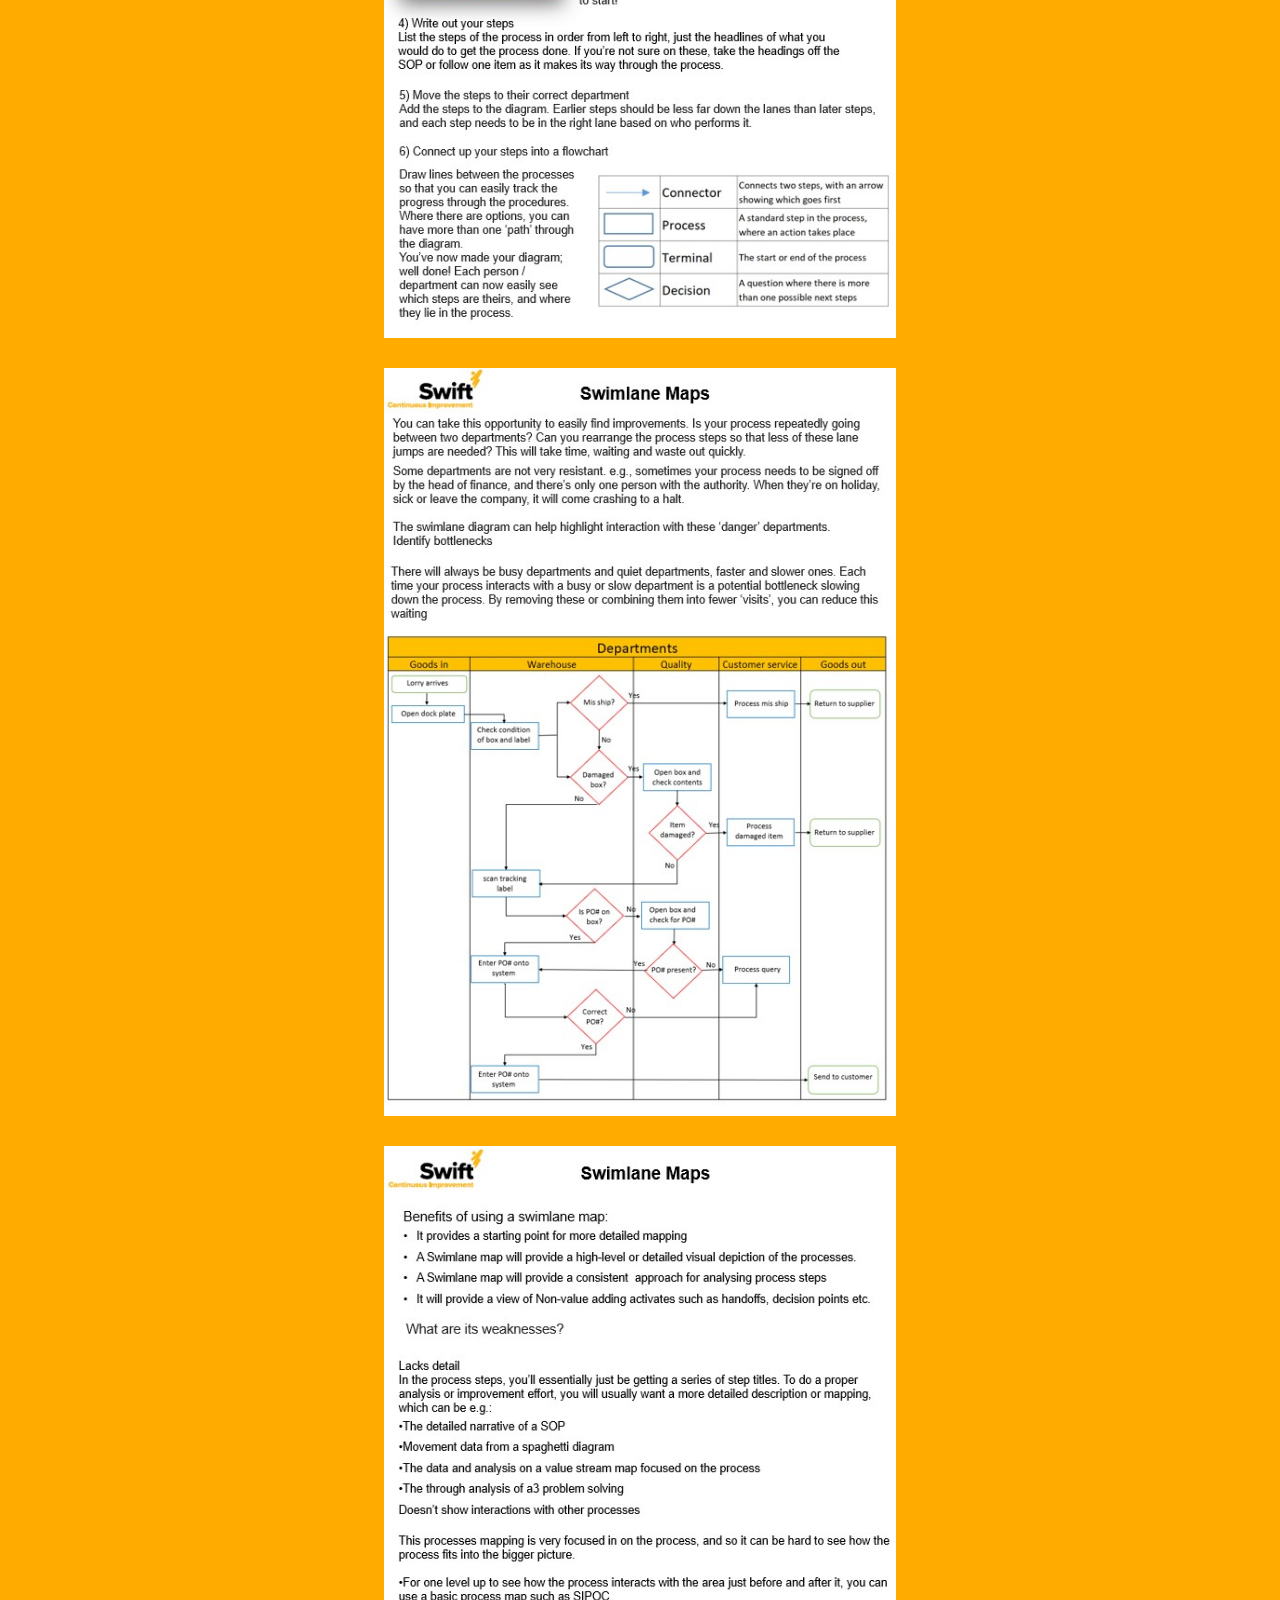
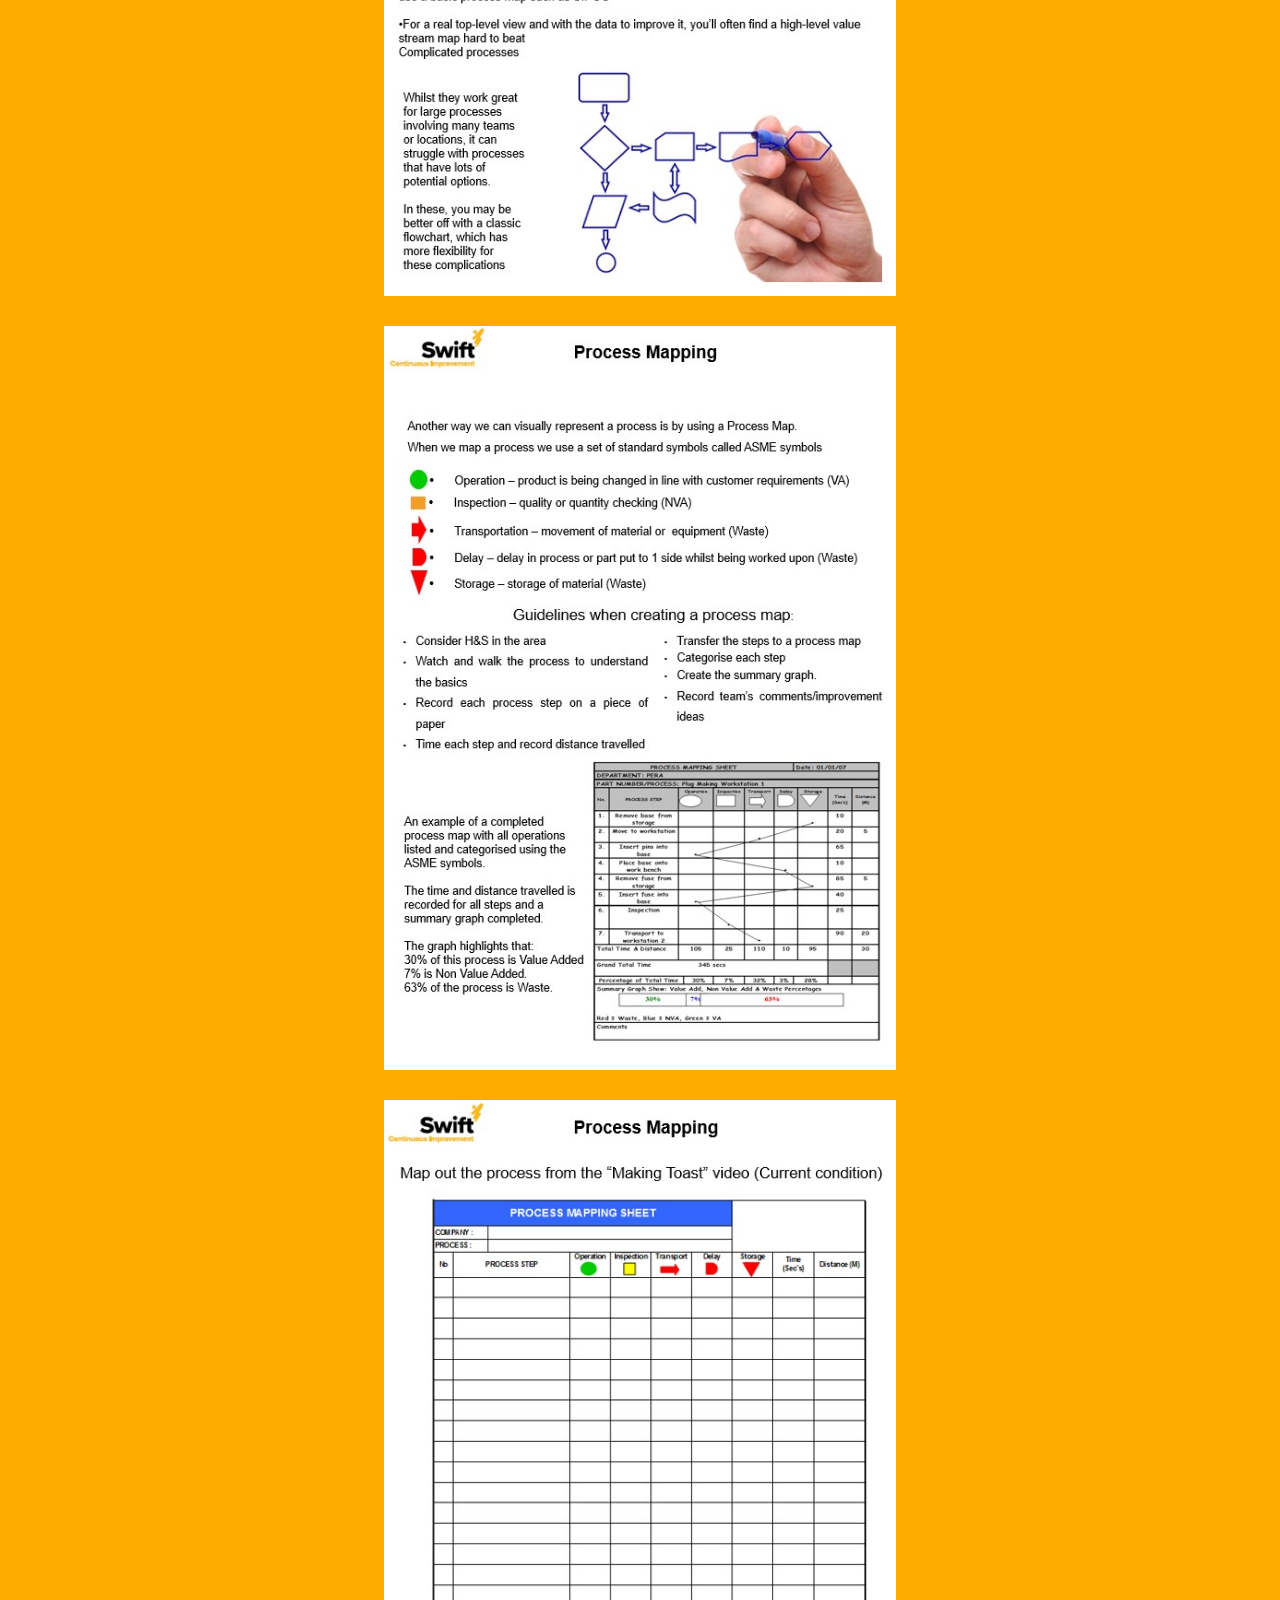
<file: lean-resource-gate-two-day-one.html>
<!DOCTYPE html>
<html>
<head>
    <meta name="viewport" content="width=device-width, initial-scale=1.0">
    <link rel="stylesheet" href="CIstyles.css">
    <title>Swift CI | Lean Resources | Gate One Day One</title>
</head>
<body>
    <div class="container">
        <div class="images">
<img src="gatetwo/tile1.jpg">
<img src="gatetwo/tile2.jpg">
<img src="gatetwo/tile3.jpg">
<img src="gatetwo/tile4.jpg">
<img src="gatetwo/tile5.jpg">
<img src="gatetwo/tile6.jpg">
<img src="gatetwo/tile7.jpg">
<img src="gatetwo/tile8.jpg">
<img src="gatetwo/tile9.jpg">
<img src="gatetwo/tile10.jpg">
<img src="gatetwo/tile11.jpg">
<img src="gatetwo/tile12.jpg">
<img src="gatetwo/tile13.jpg">
<img src="gatetwo/tile14.jpg">
<img src="gatetwo/tile15.jpg">
<img src="gatetwo/tile16.jpg">
<img src="gatetwo/tile17.jpg">
<img src="gatetwo/tile18.jpg">
<img src="gatetwo/tile19.jpg">
<img src="gatetwo/tile20.jpg">
<img src="gatetwo/tile21.jpg">
<img src="gatetwo/tile22.jpg">
<img src="gatetwo/tile23.jpg">
<img src="gatetwo/tile24.jpg">
<img src="gatetwo/tile25.jpg">
<img src="gatetwo/tile26.jpg">
<img src="gatetwo/tile27.jpg">
<img src="gatetwo/tile28.jpg">
<img src="gatetwo/tile29.jpg">
<img src="gatetwo/tile30.jpg">
<img src="gatetwo/tile31.jpg">
        </div>
    </div>
</body>
</html>
</file>
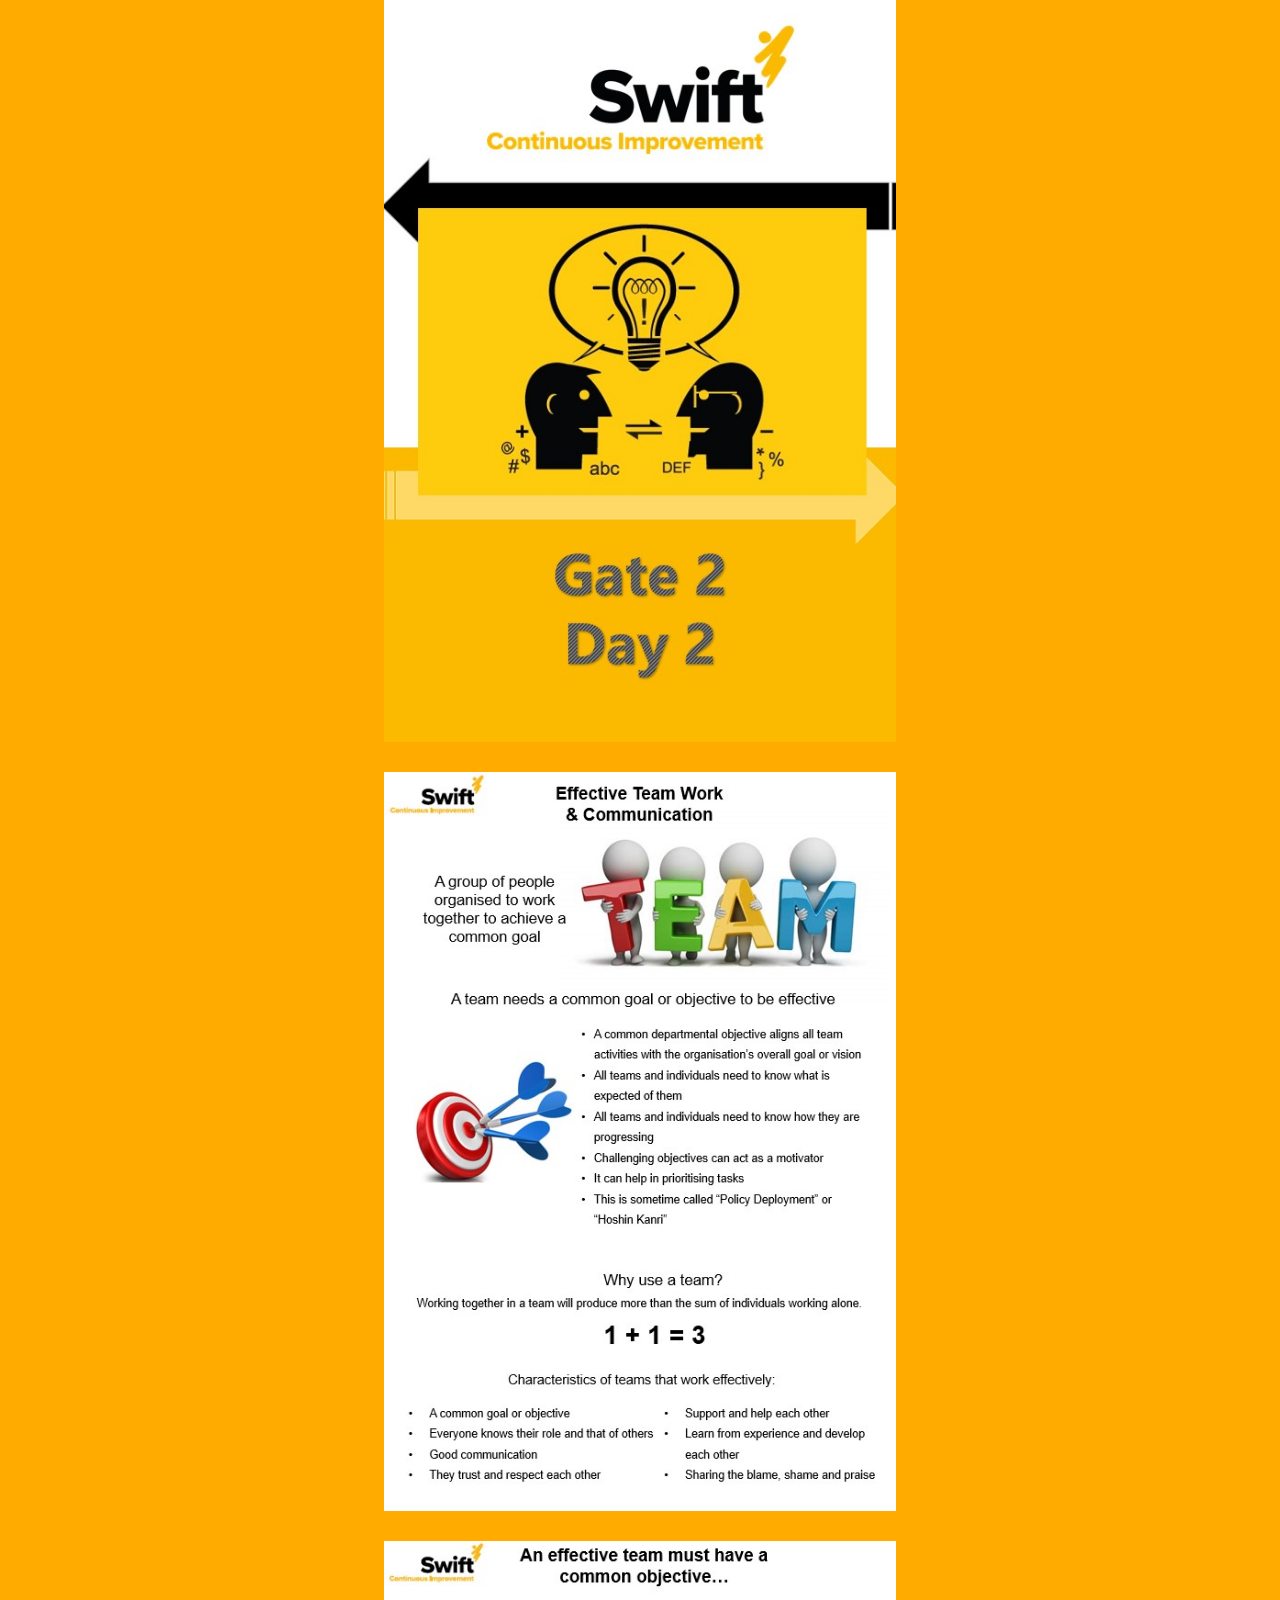
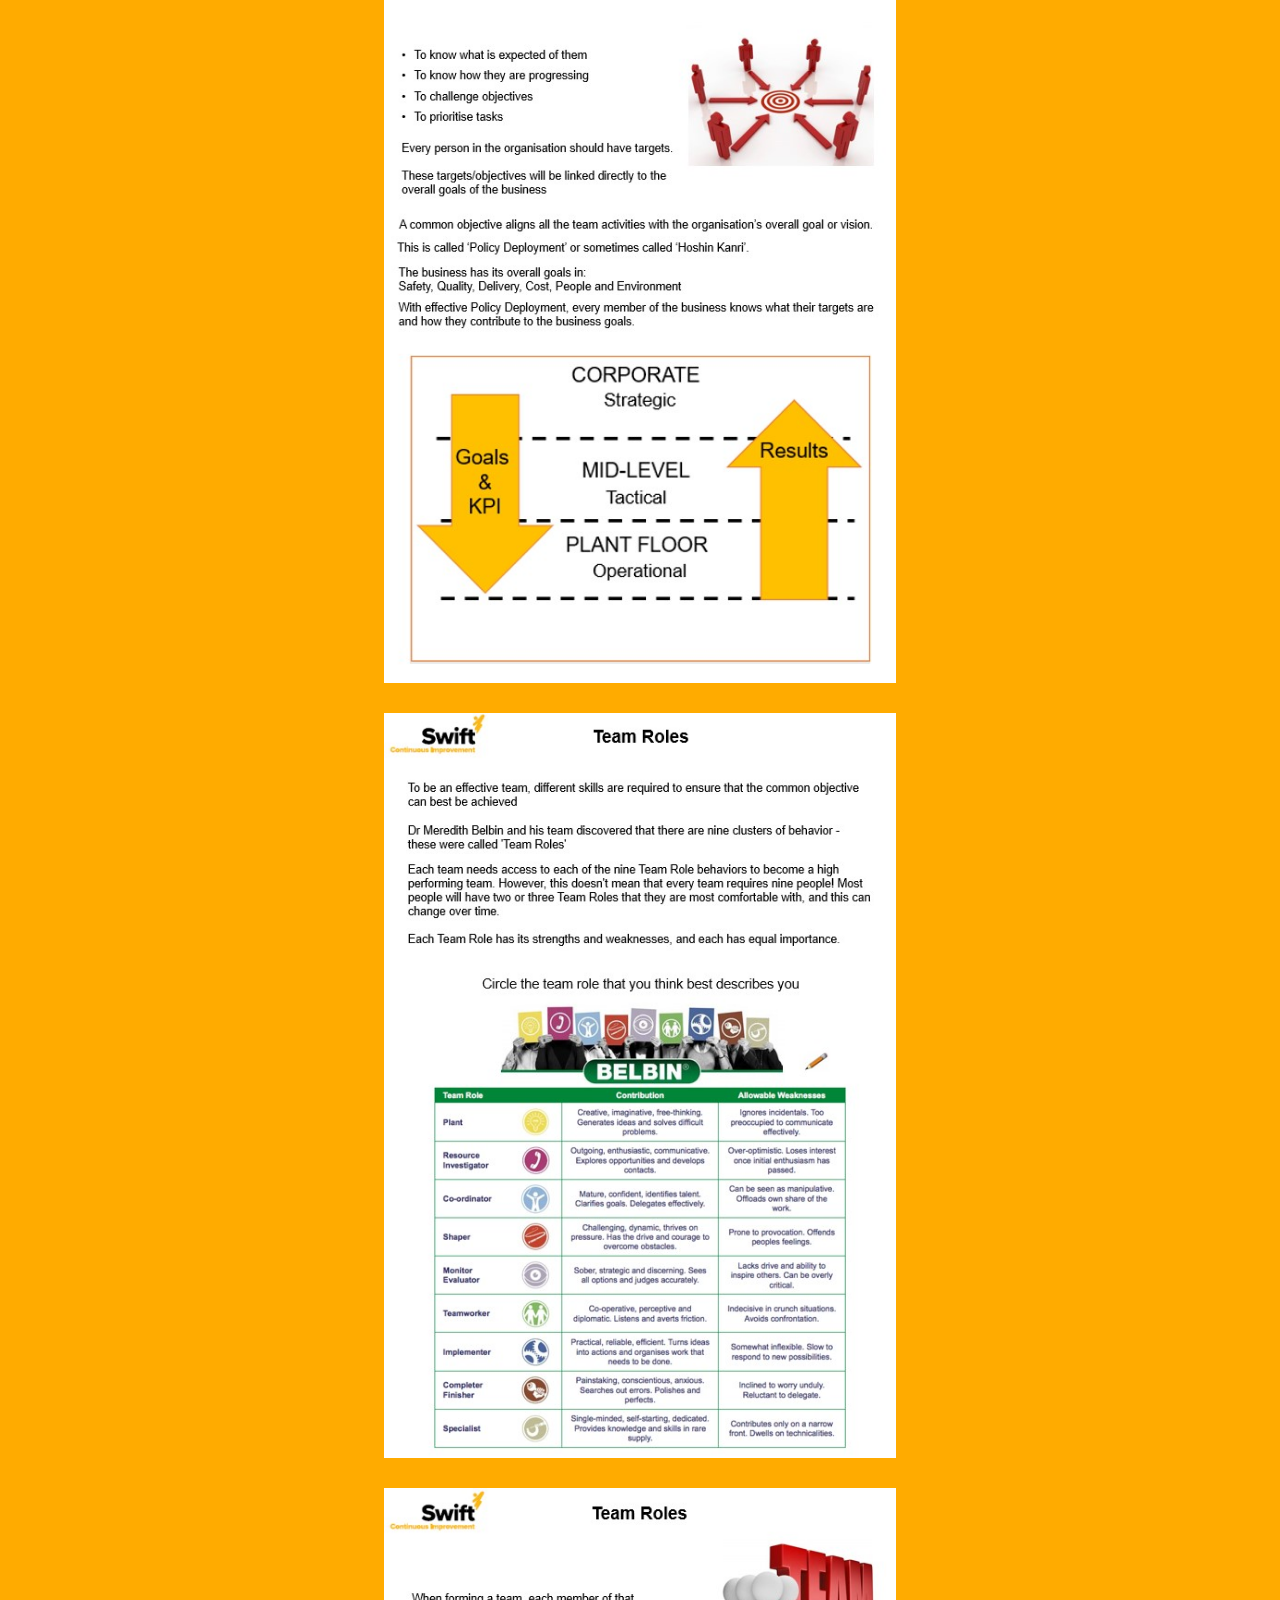
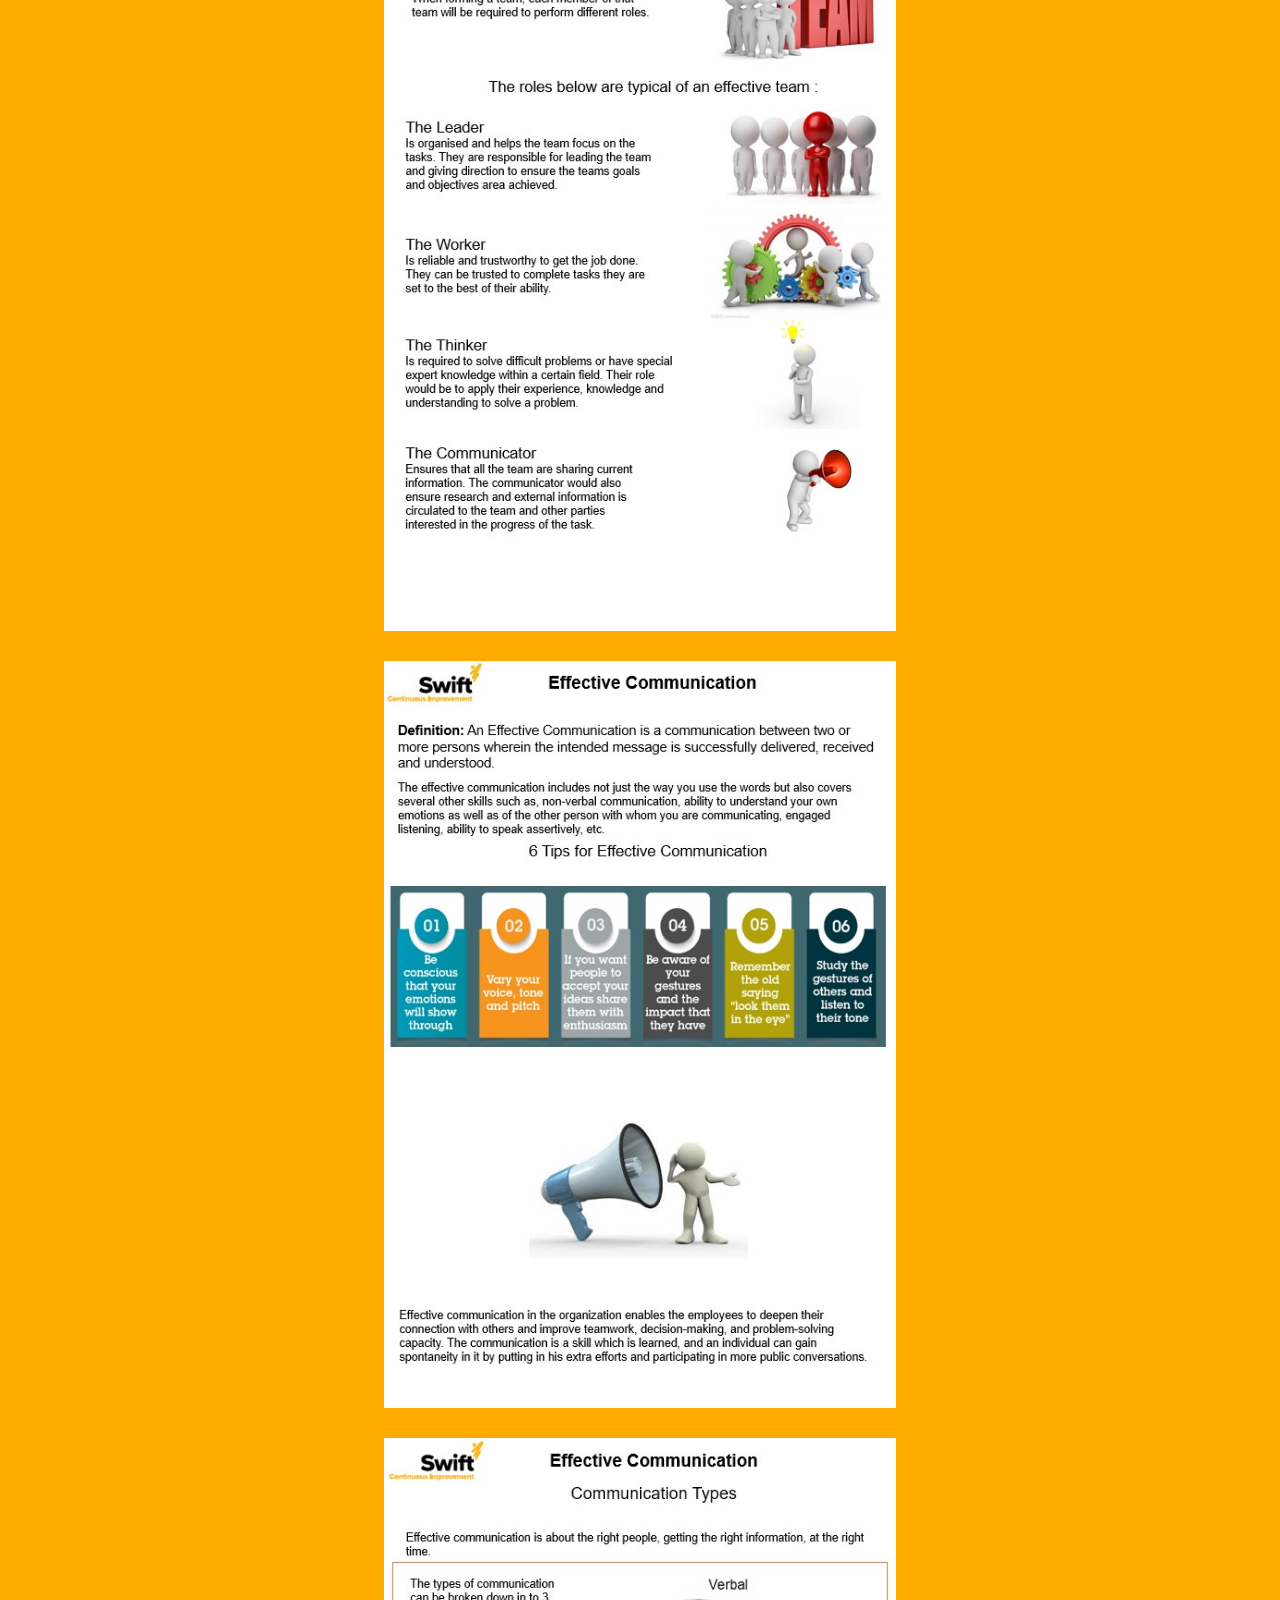
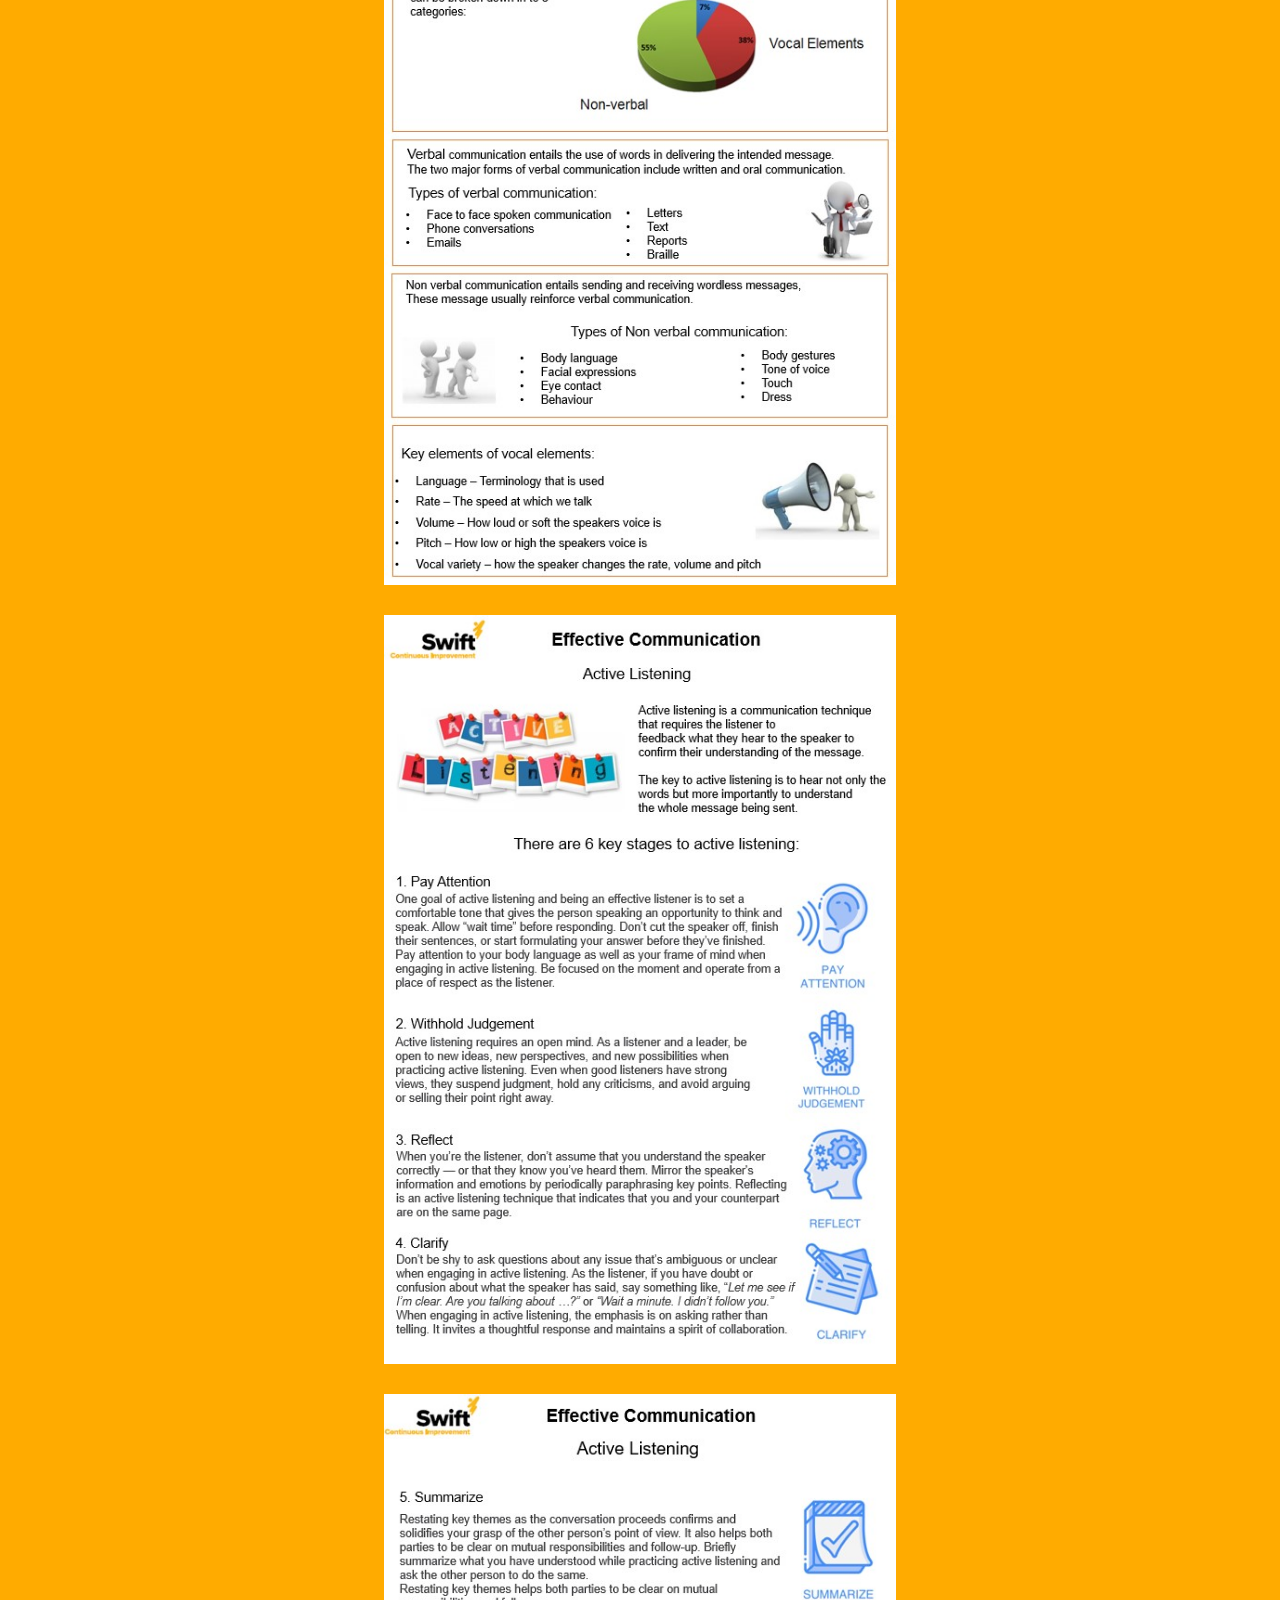
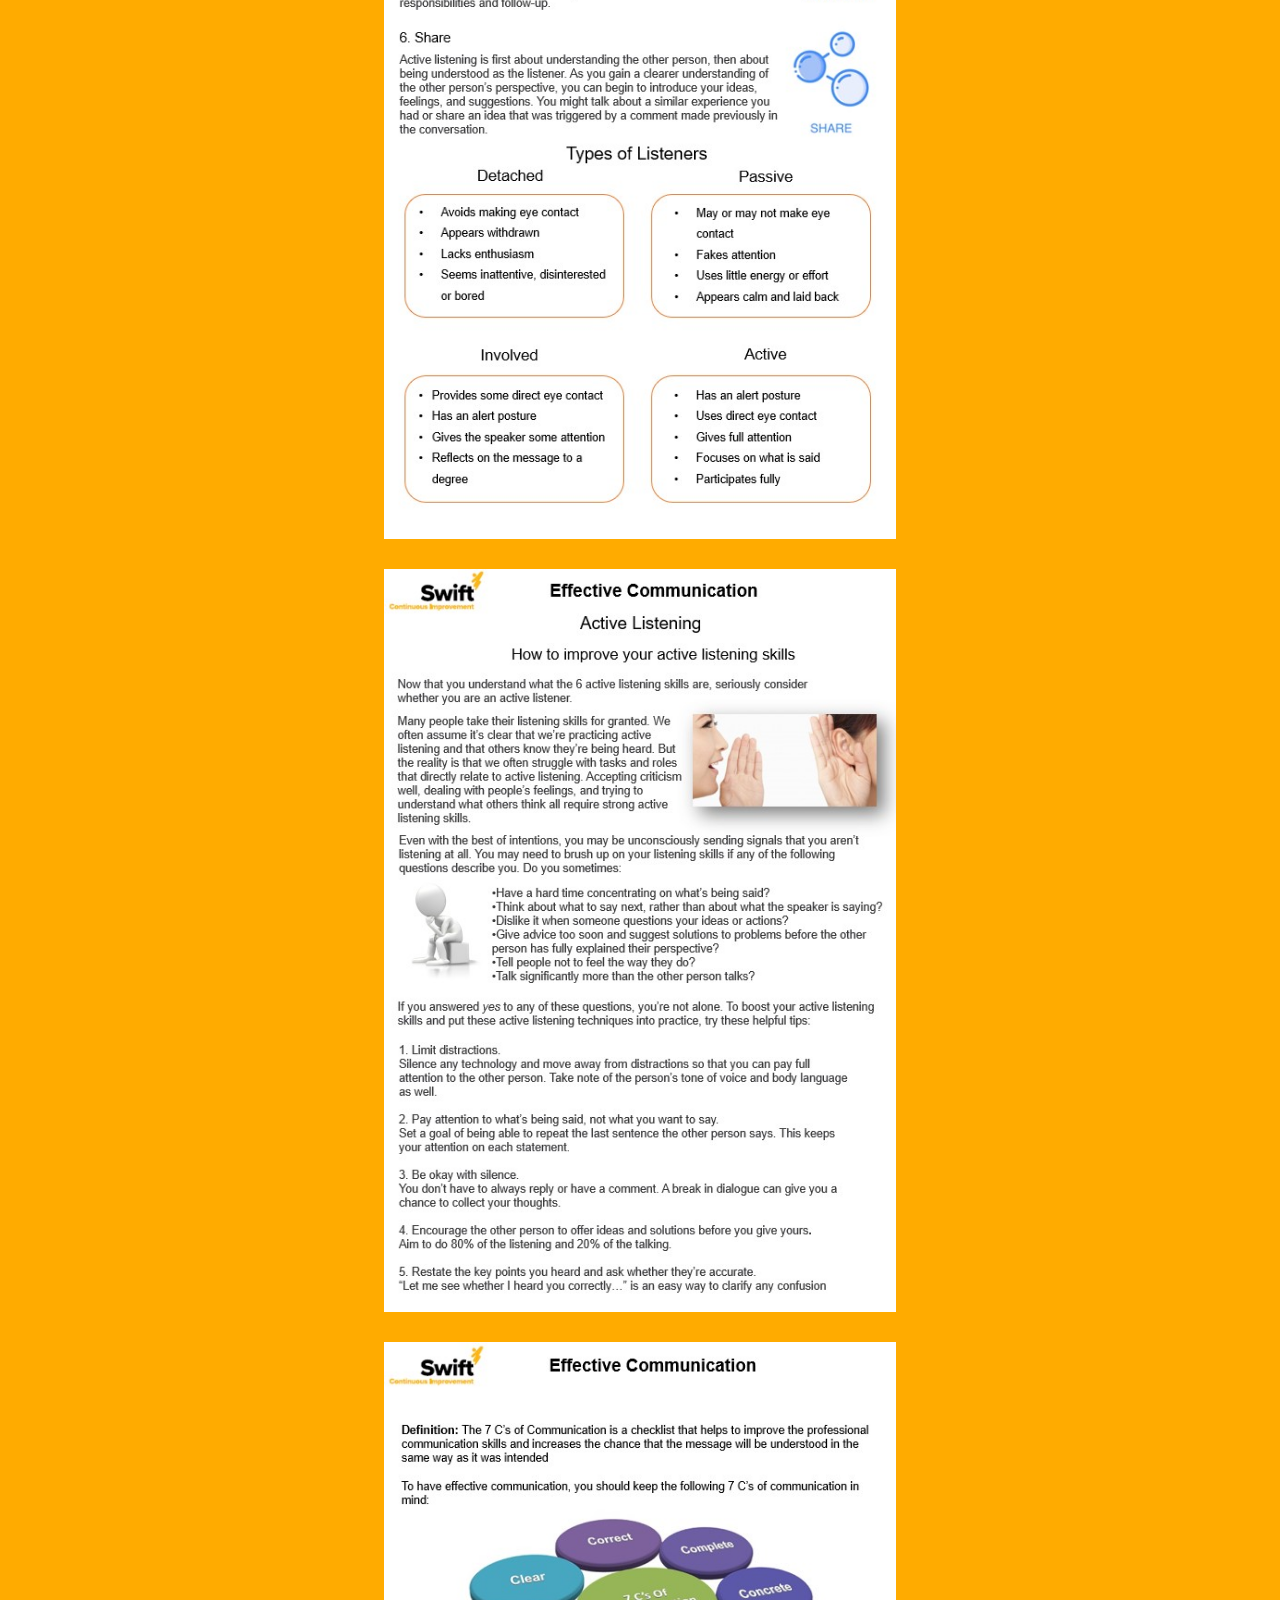
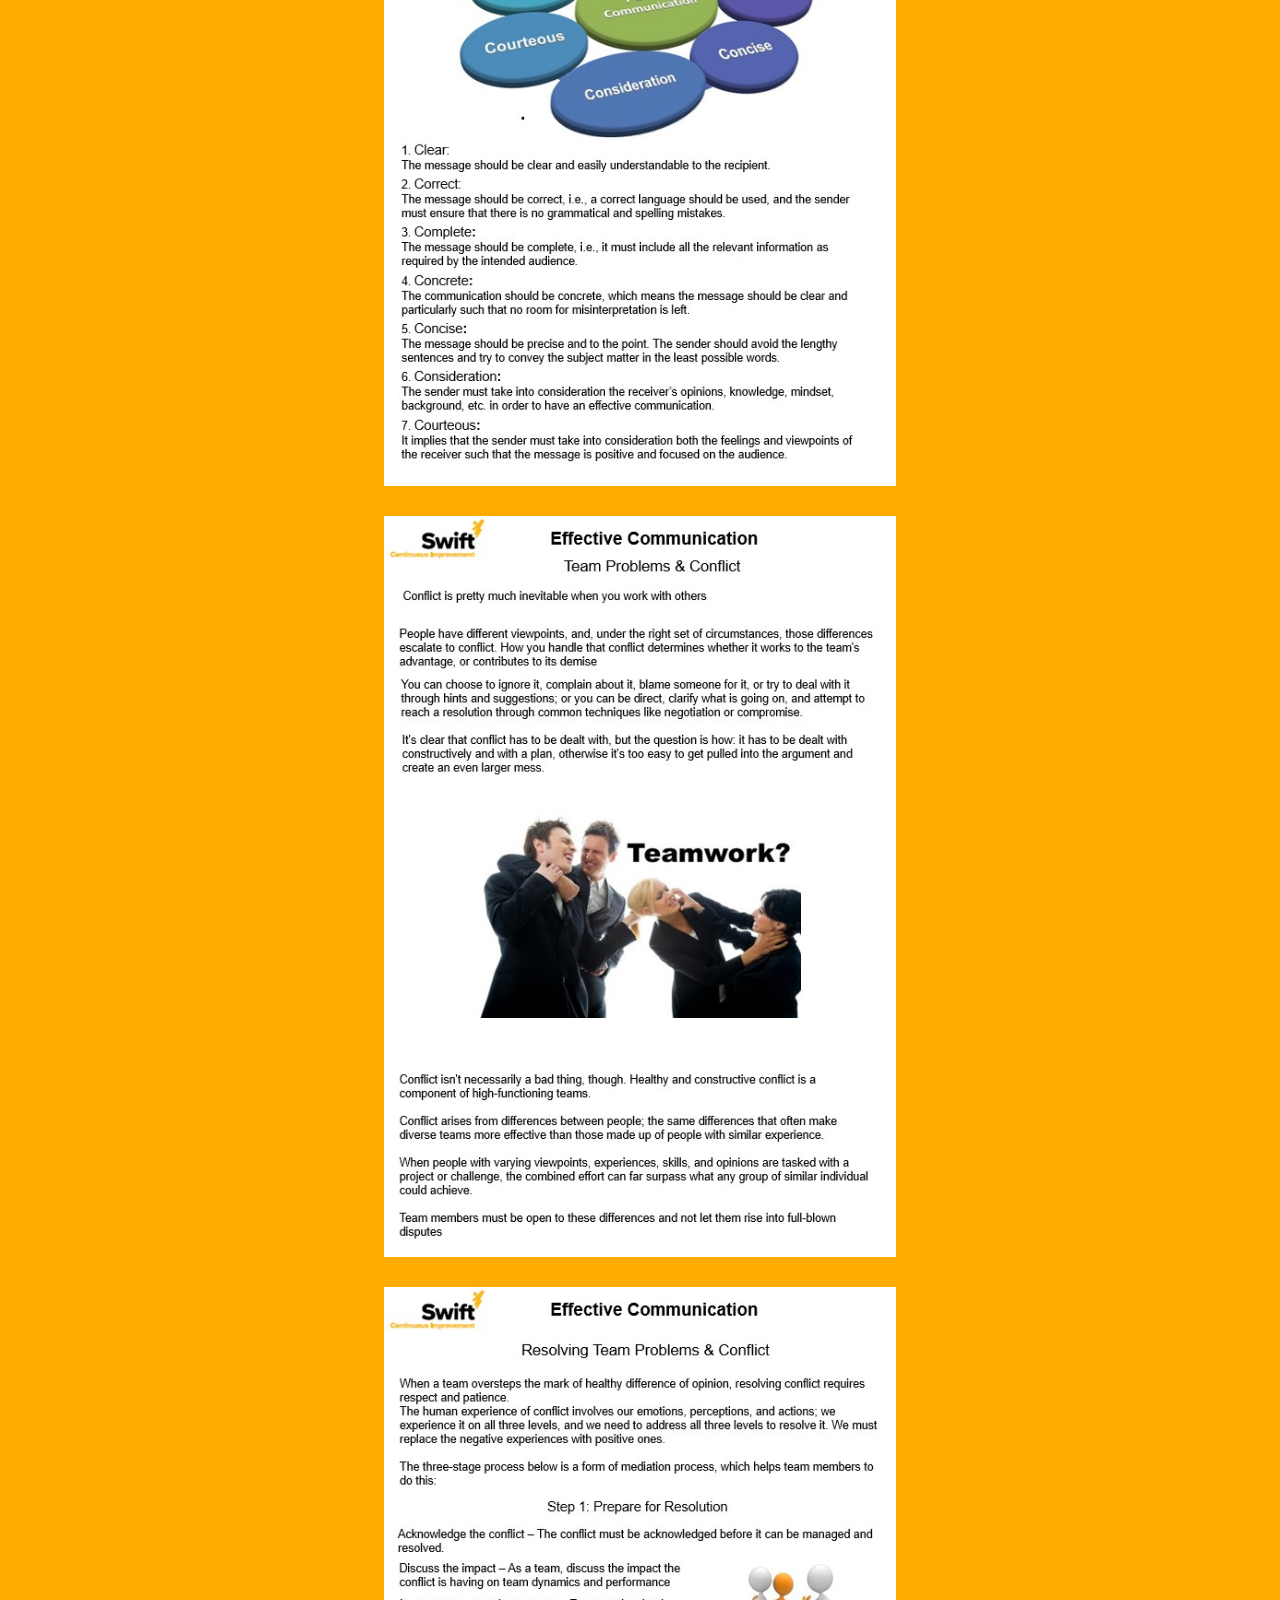
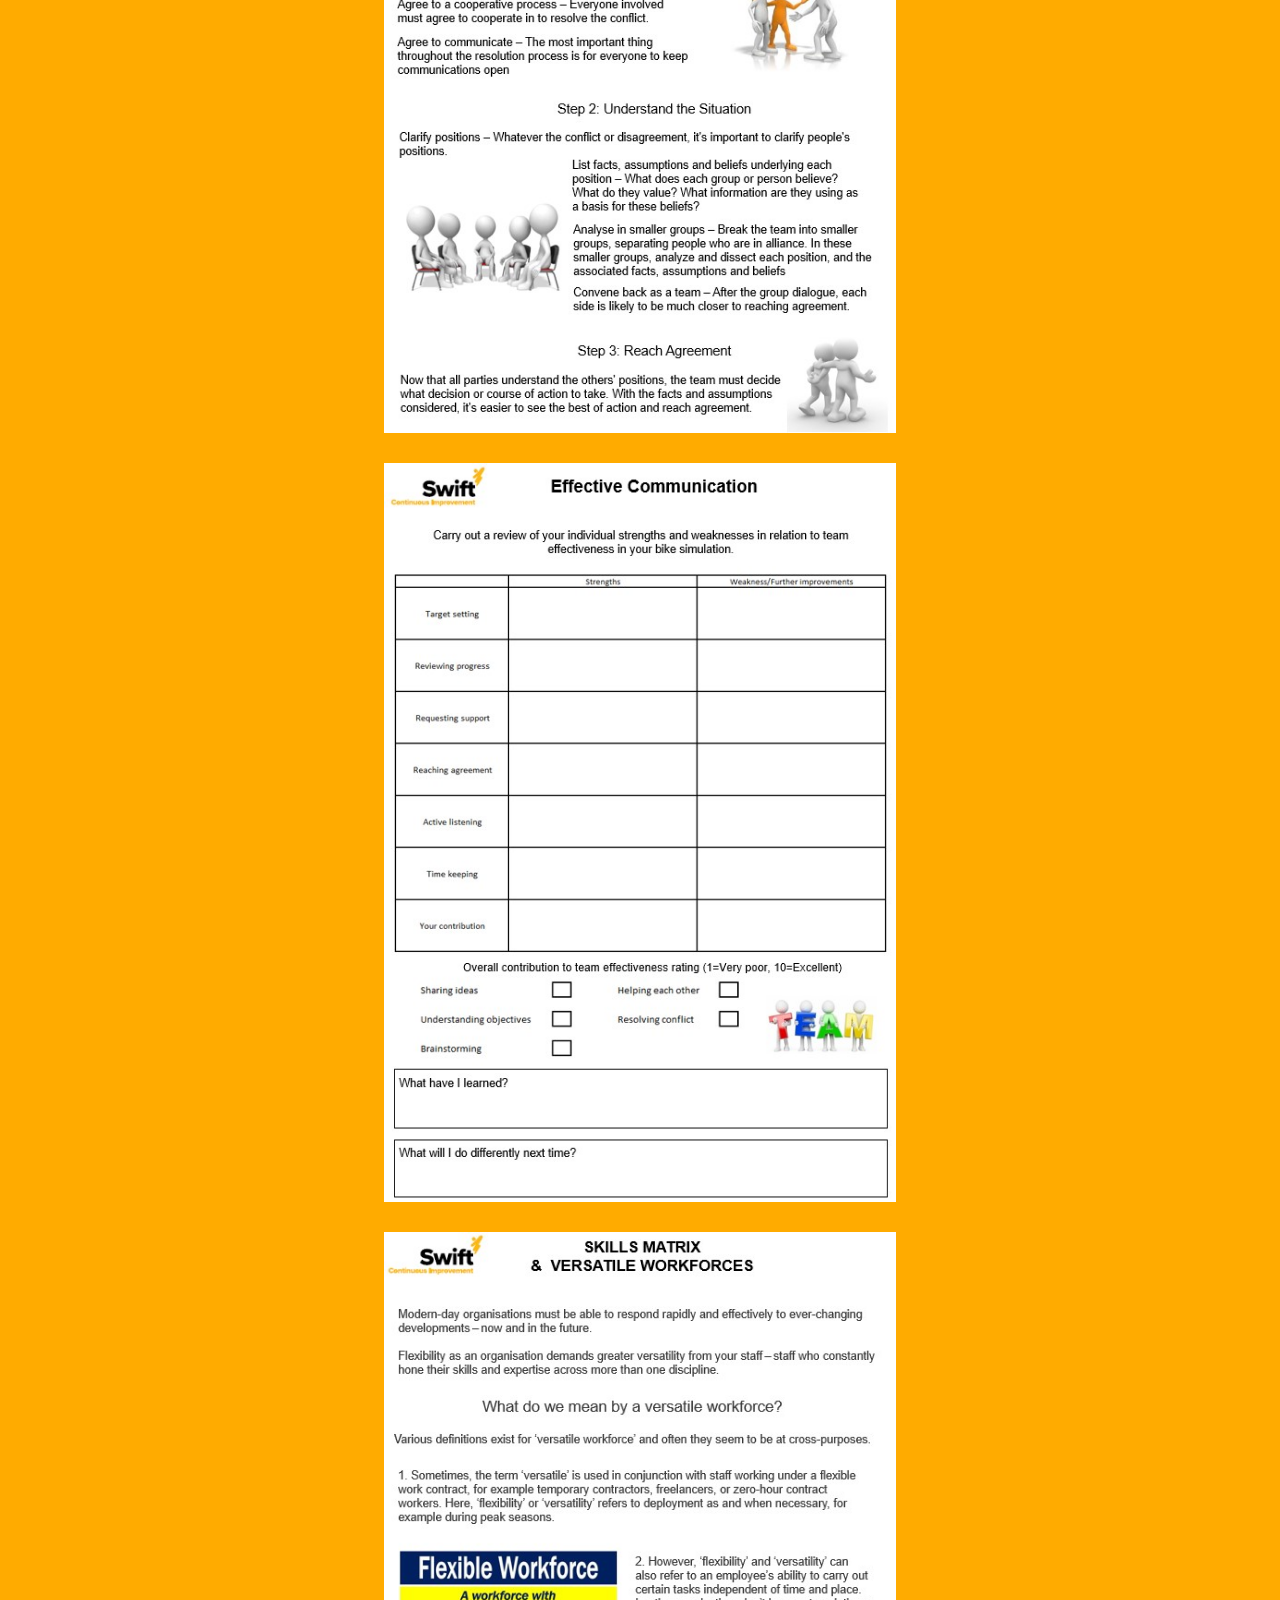
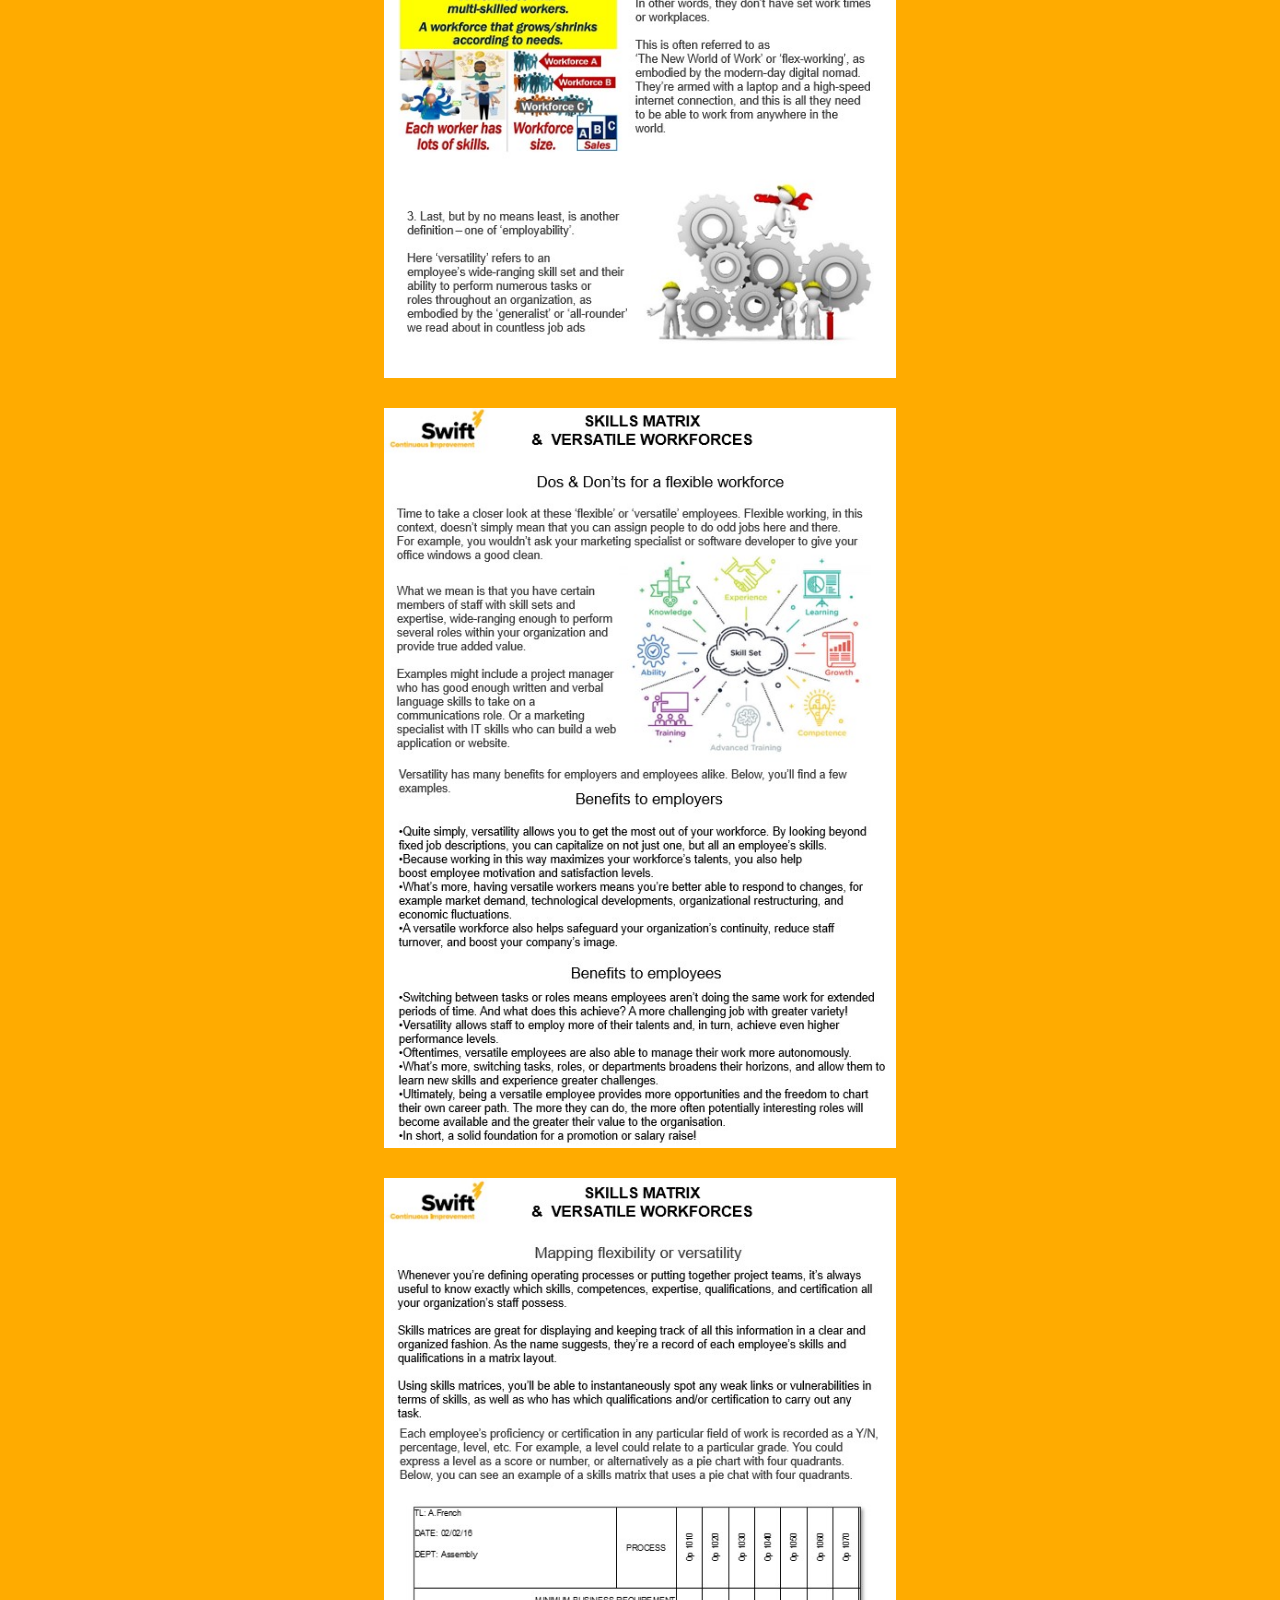
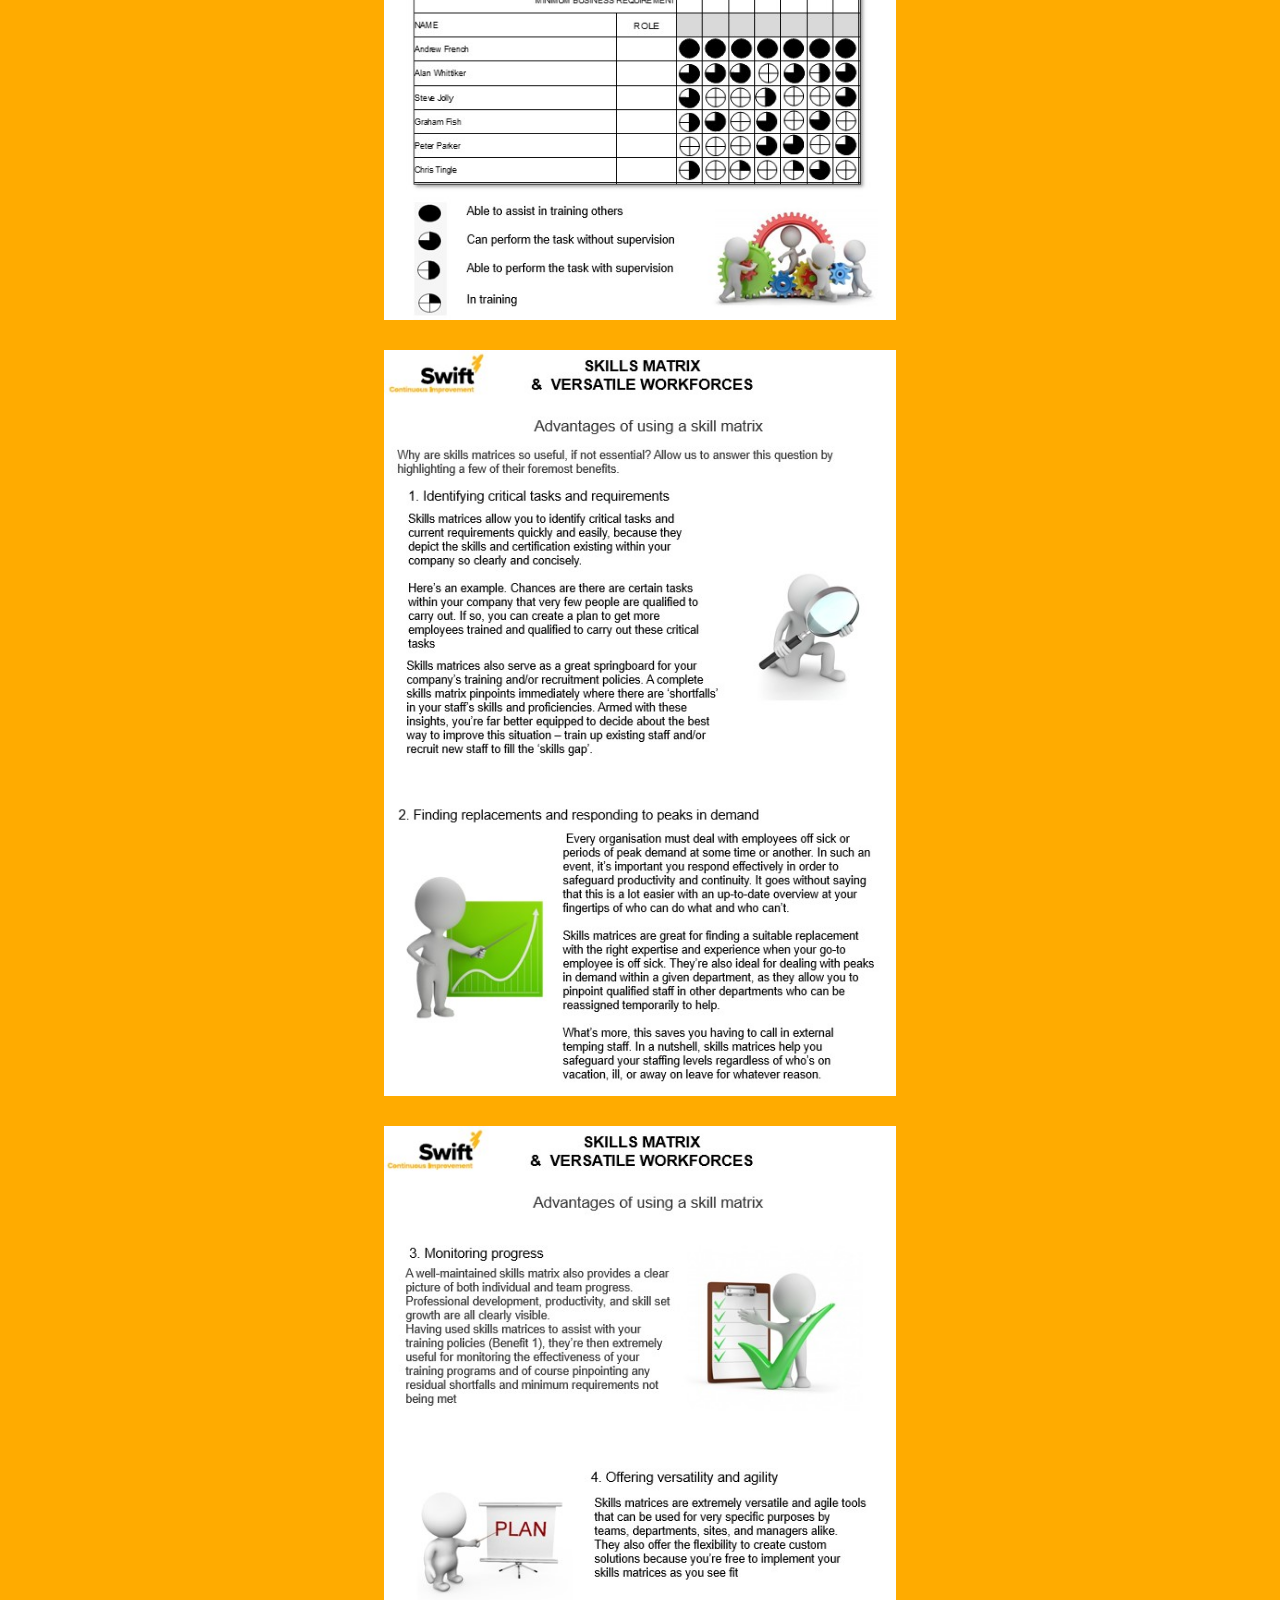
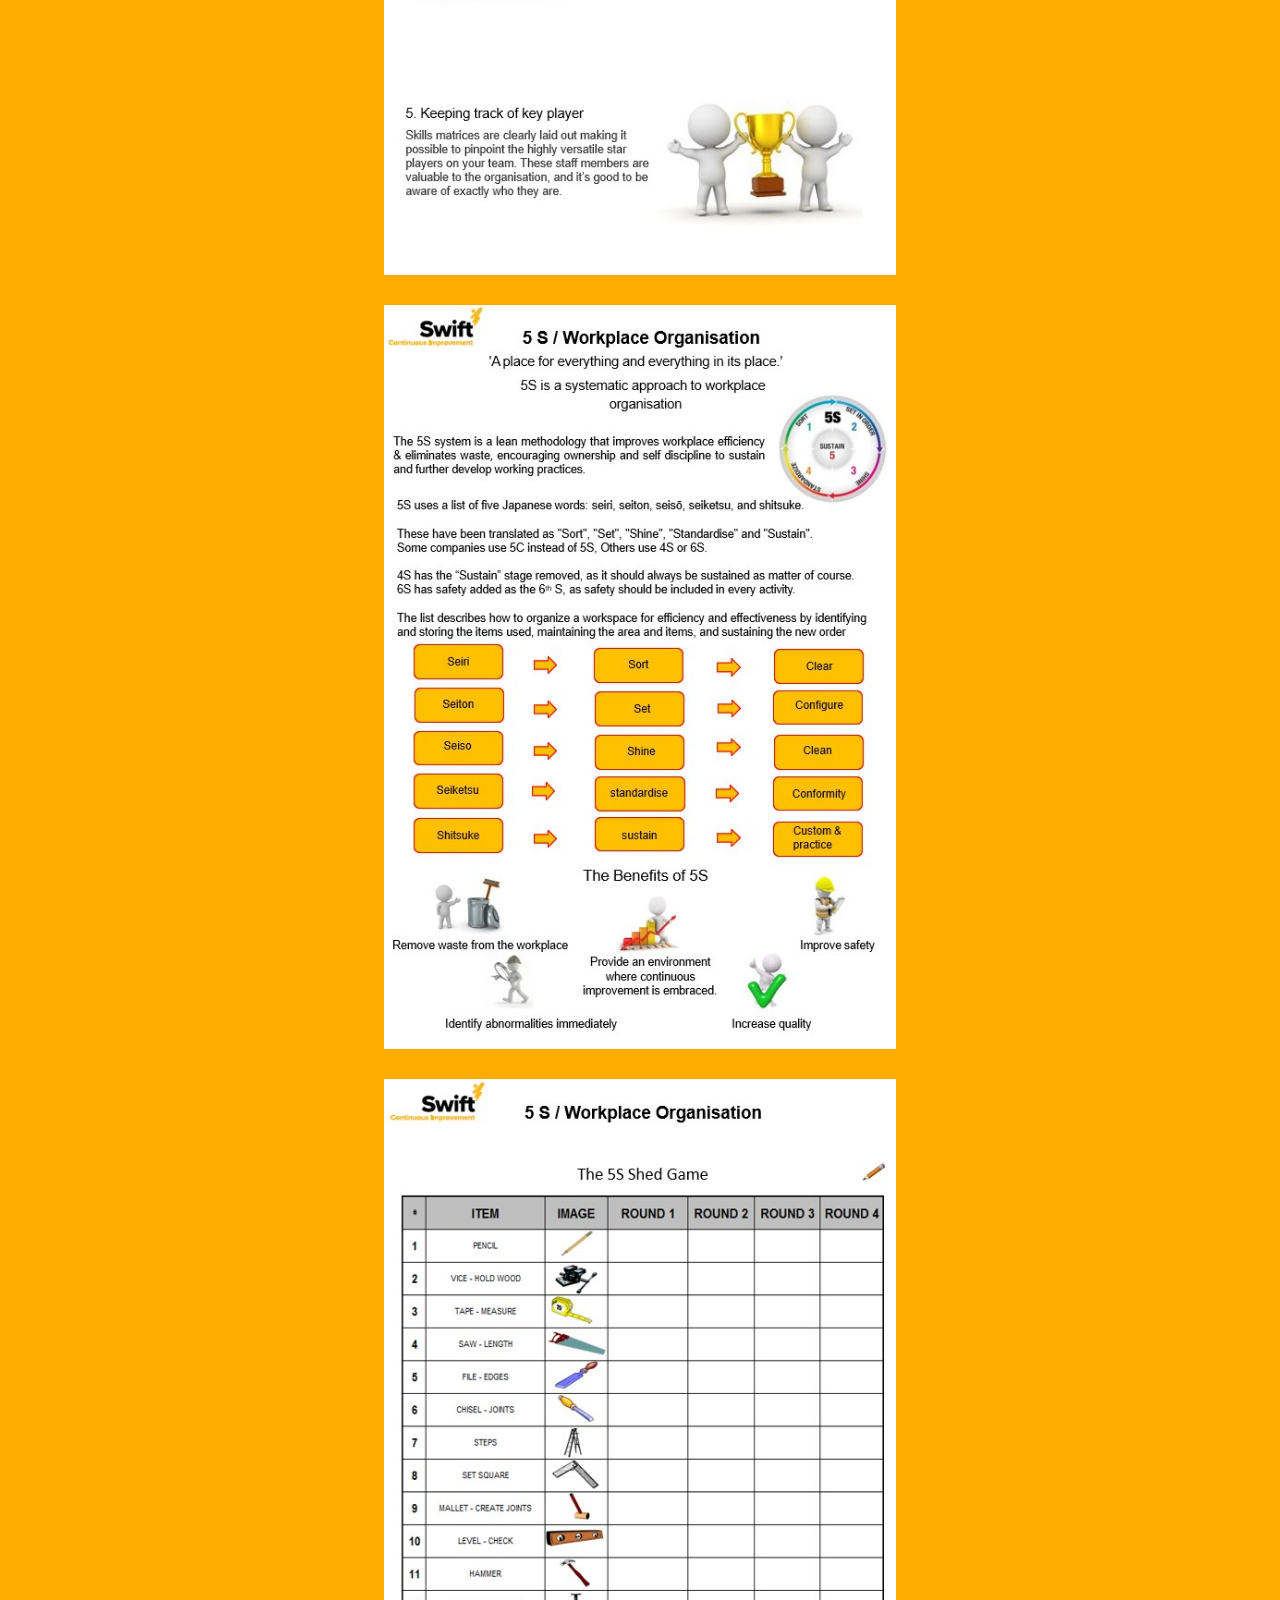
<file: lean-resource-gate-two-day-two.html>
<!DOCTYPE html>
<html>
<head>
    <meta name="viewport" content="width=device-width, initial-scale=1.0">
    <link rel="stylesheet" href="CIstyles.css">
    <title>Swift CI | Lean Resources | Gate One Day One</title>
</head>
<body>
    <div class="container">
        <div class="images">
<img src="gatetwo/tile32.jpg">
<img src="gatetwo/tile33.jpg">
<img src="gatetwo/tile34.jpg">
<img src="gatetwo/tile35.jpg">
<img src="gatetwo/tile36.jpg">
<img src="gatetwo/tile37.jpg">
<img src="gatetwo/tile38.jpg">
<img src="gatetwo/tile39.jpg">
<img src="gatetwo/tile40.jpg">
<img src="gatetwo/tile41.jpg">
<img src="gatetwo/tile42.jpg">
<img src="gatetwo/tile43.jpg">
<img src="gatetwo/tile44.jpg">
<img src="gatetwo/tile45.jpg">
<img src="gatetwo/tile46.jpg">
<img src="gatetwo/tile47.jpg">
<img src="gatetwo/tile48.jpg">
<img src="gatetwo/tile49.jpg">
<img src="gatetwo/tile50.jpg">
<img src="gatetwo/tile51.jpg">
<img src="gatetwo/tile52.jpg">
<img src="gatetwo/tile53.jpg">
<img src="gatetwo/tile54.jpg">
<img src="gatetwo/tile55.jpg">
<img src="gatetwo/tile56.jpg">
<img src="gatetwo/tile57.jpg">
<img src="gatetwo/tile58.jpg">
<img src="gatetwo/tile59.jpg">
<img src="gatetwo/tile60.jpg">
<img src="gatetwo/tile61.jpg">
<img src="gatetwo/tile62.jpg">
<img src="gatetwo/tile63.jpg">
          <img src="gatetwo/tile64.jpg">
          <img src="gatetwo/tile65.jpg">
          <img src="gatetwo/tile66.jpg">
          <img src="gatetwo/tile67.jpg">
          <img src="gatetwo/tile68.jpg">
        </div>
    </div>
</body>
</html>
</file>
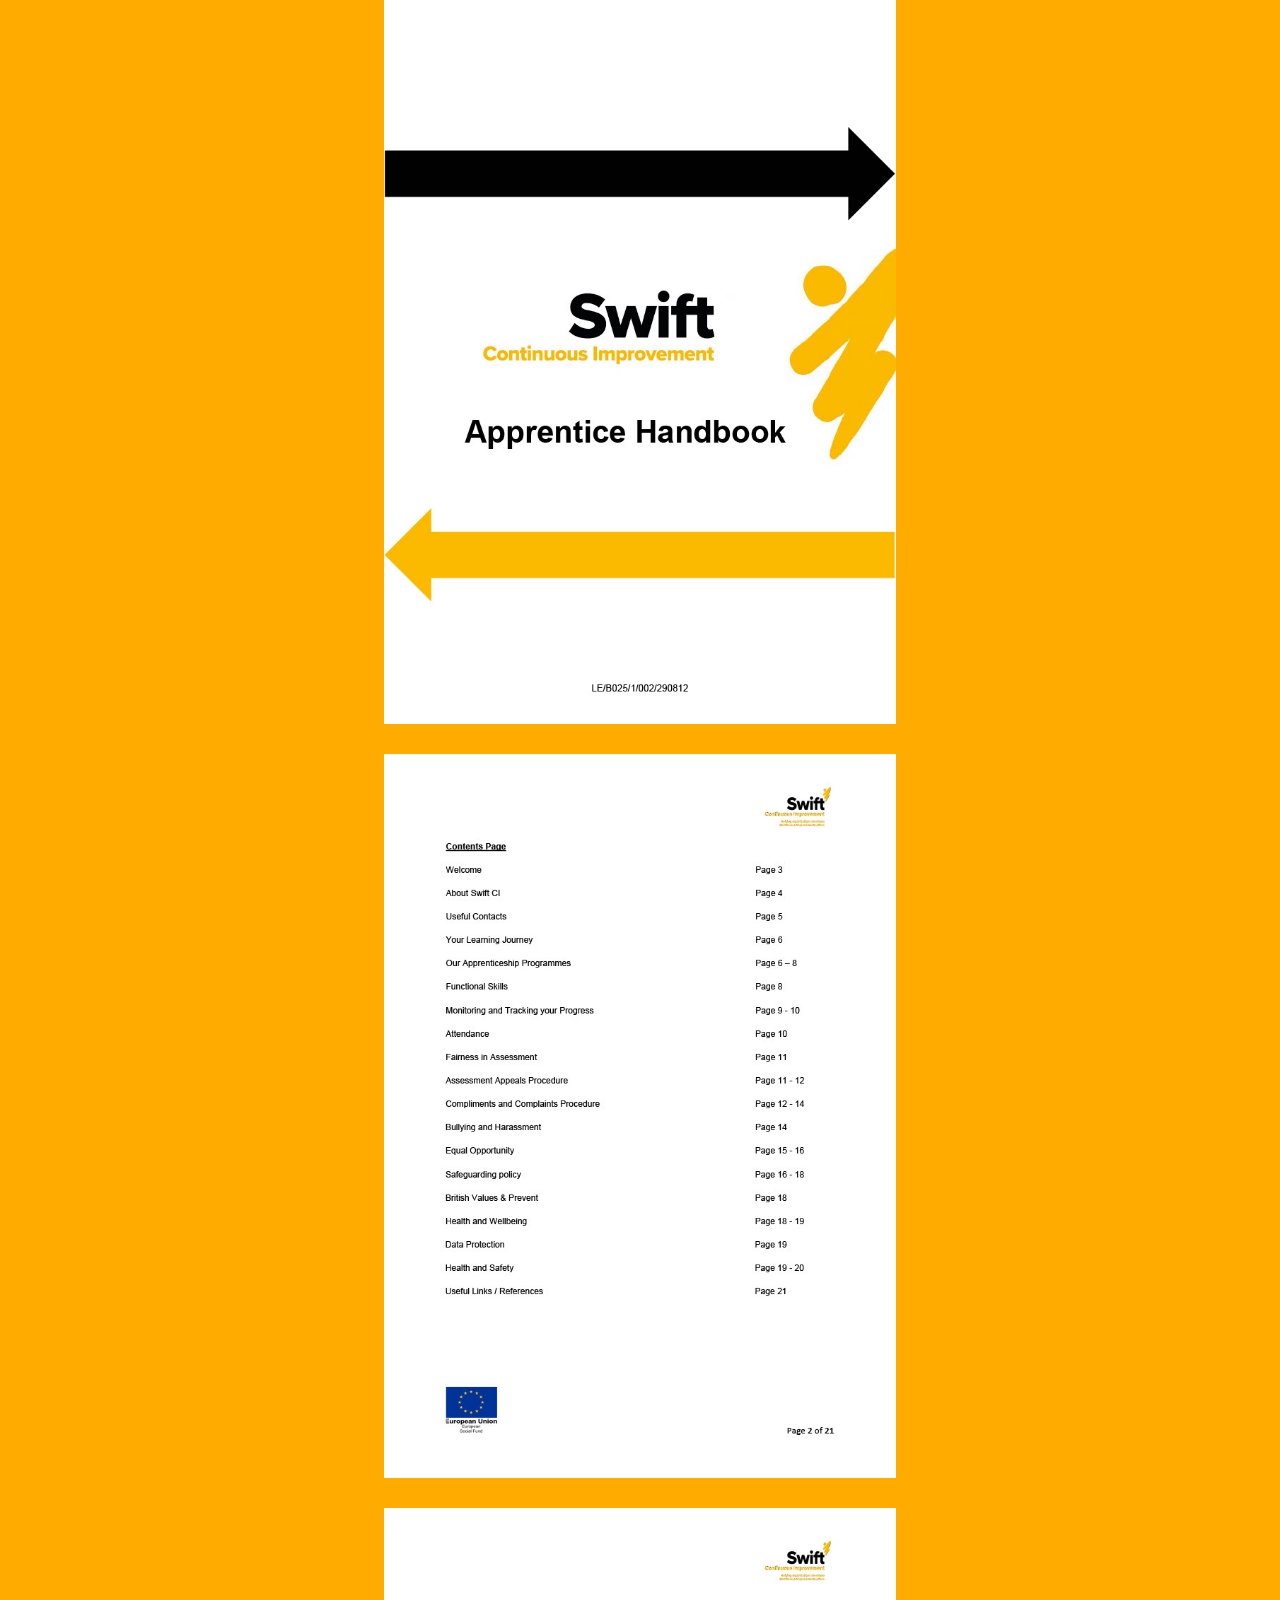
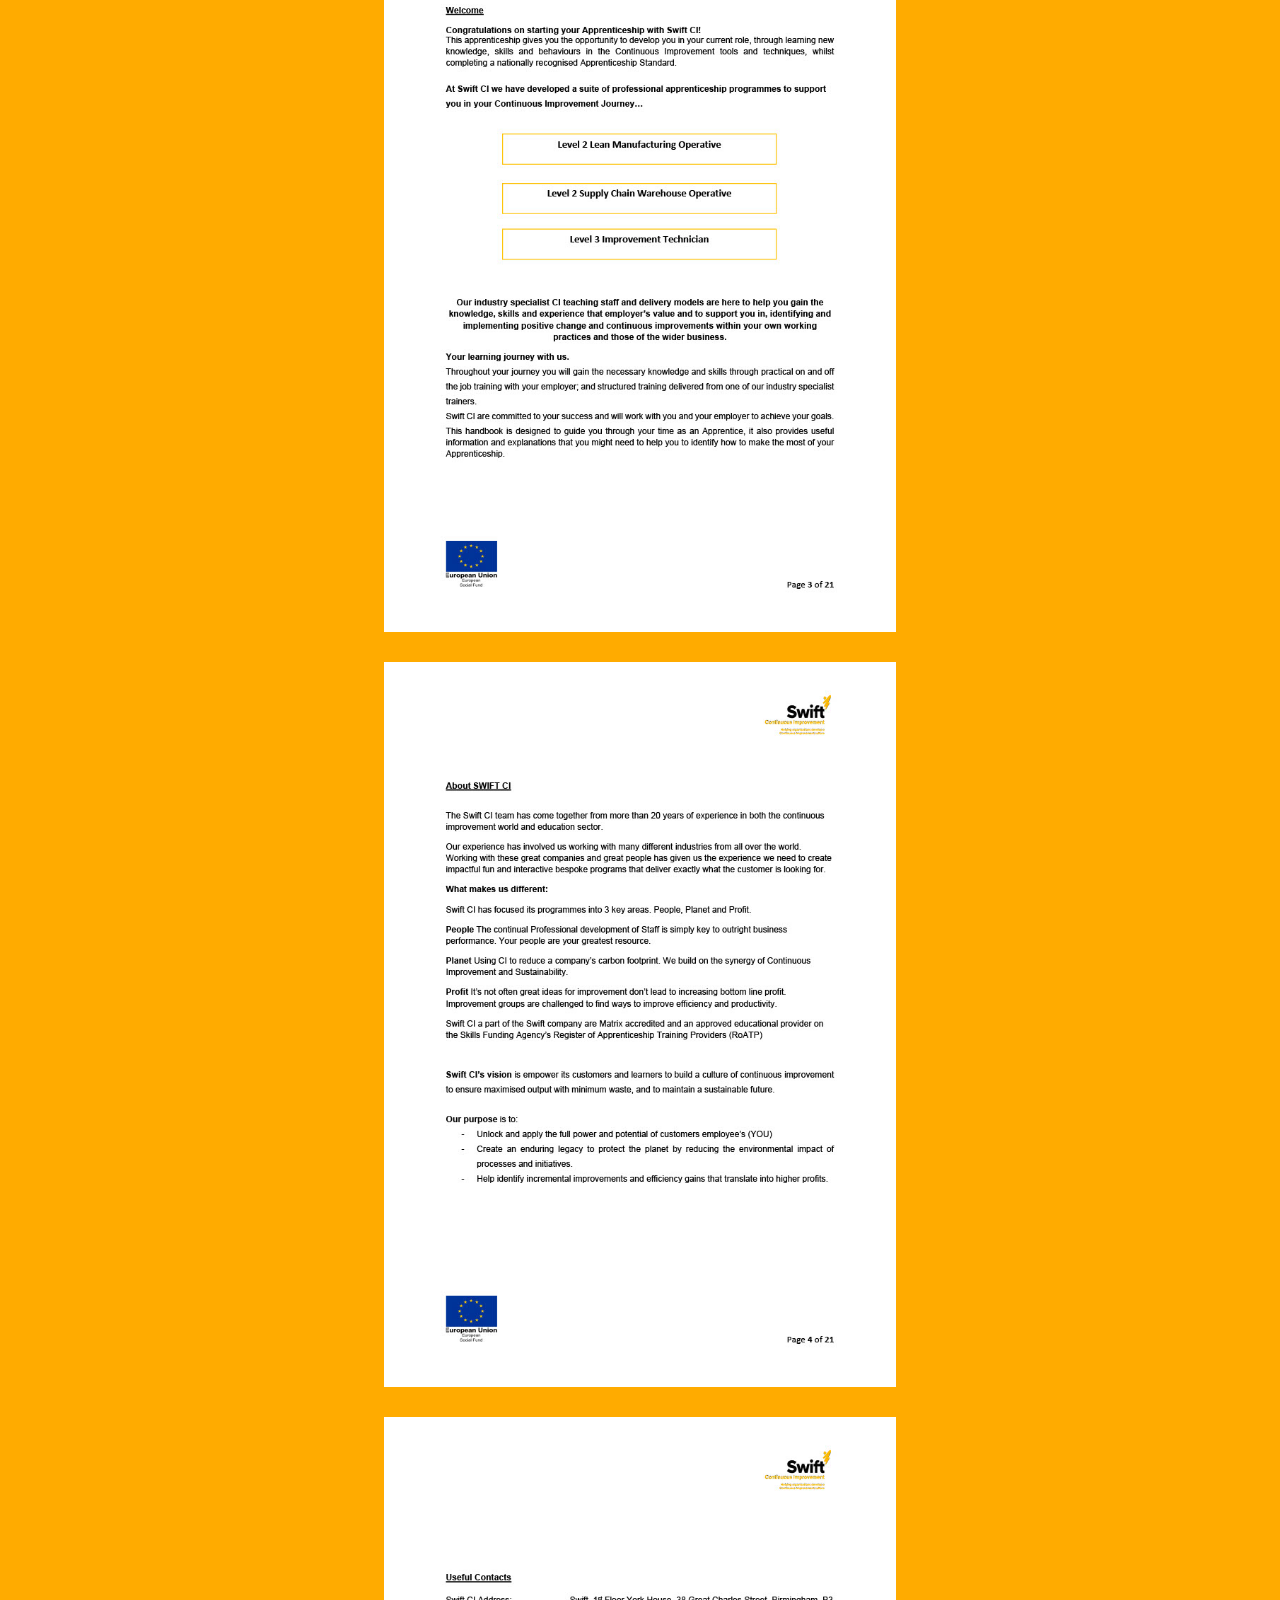
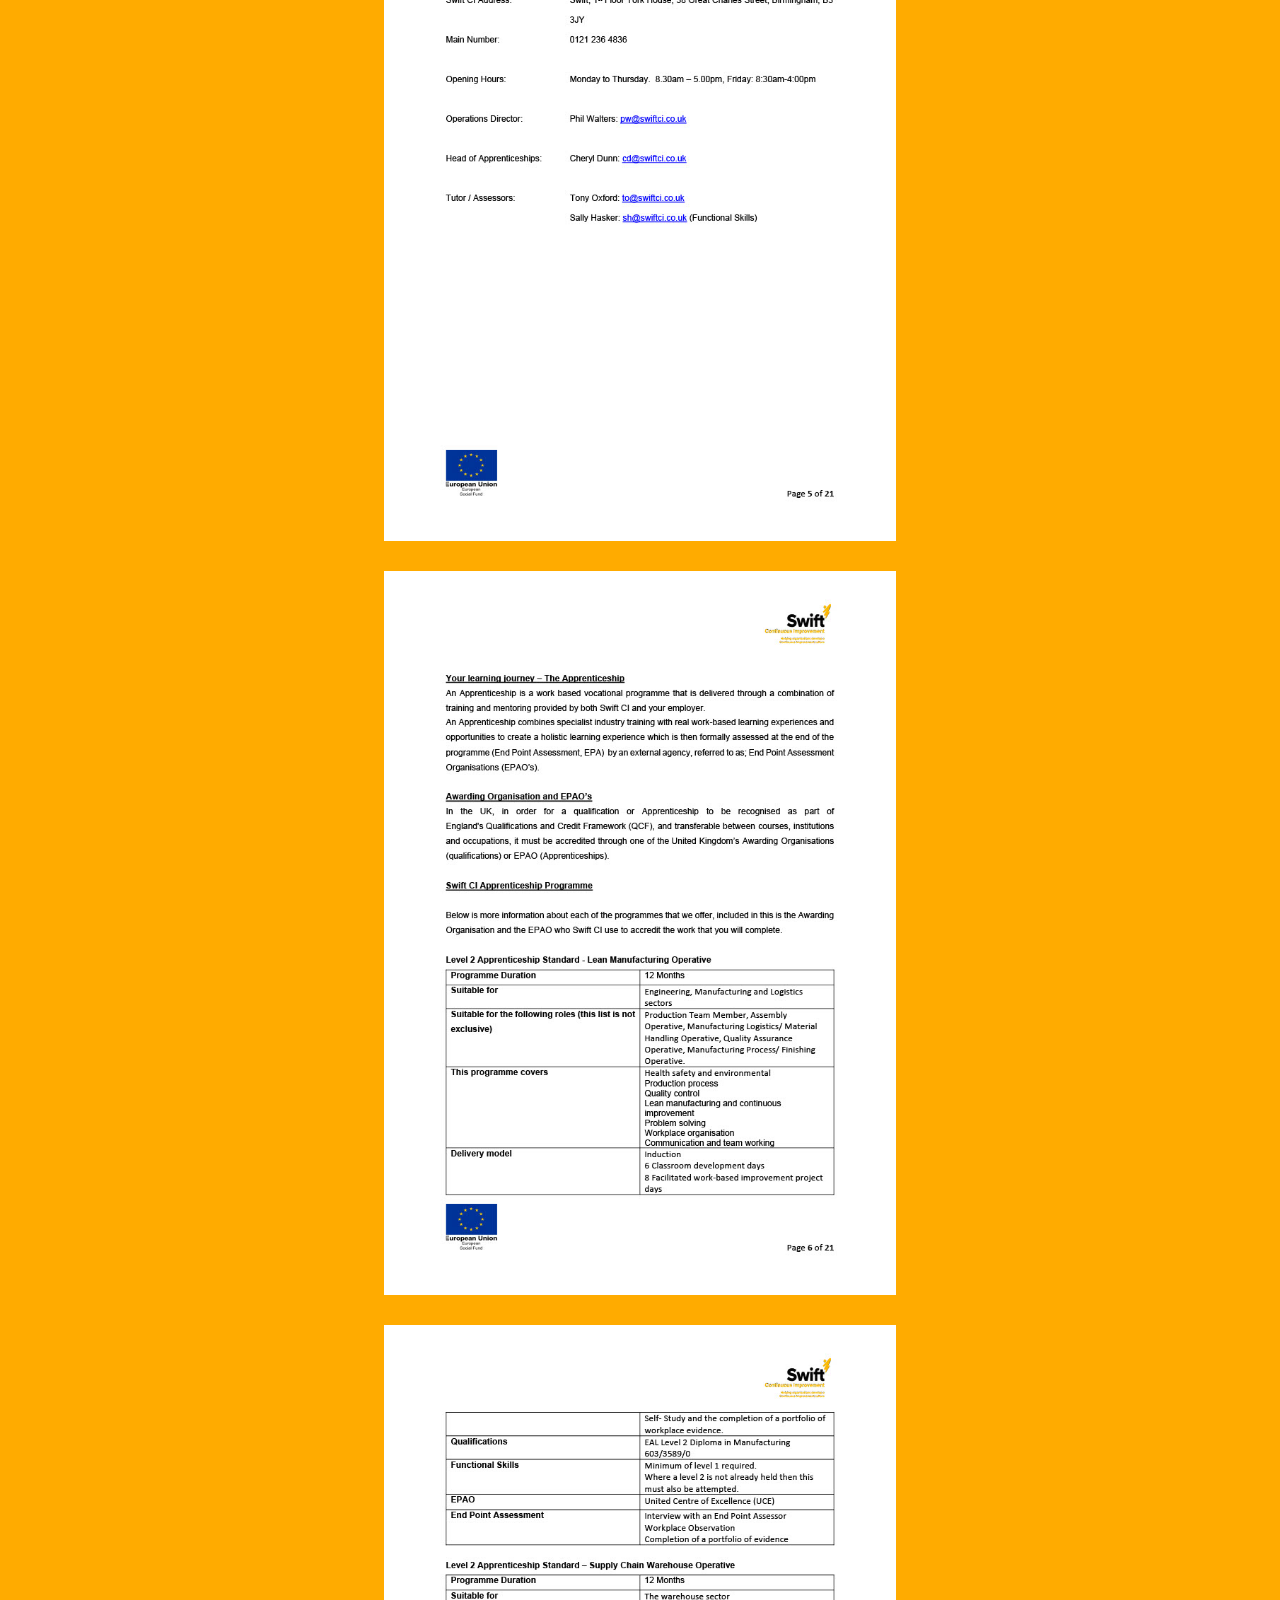
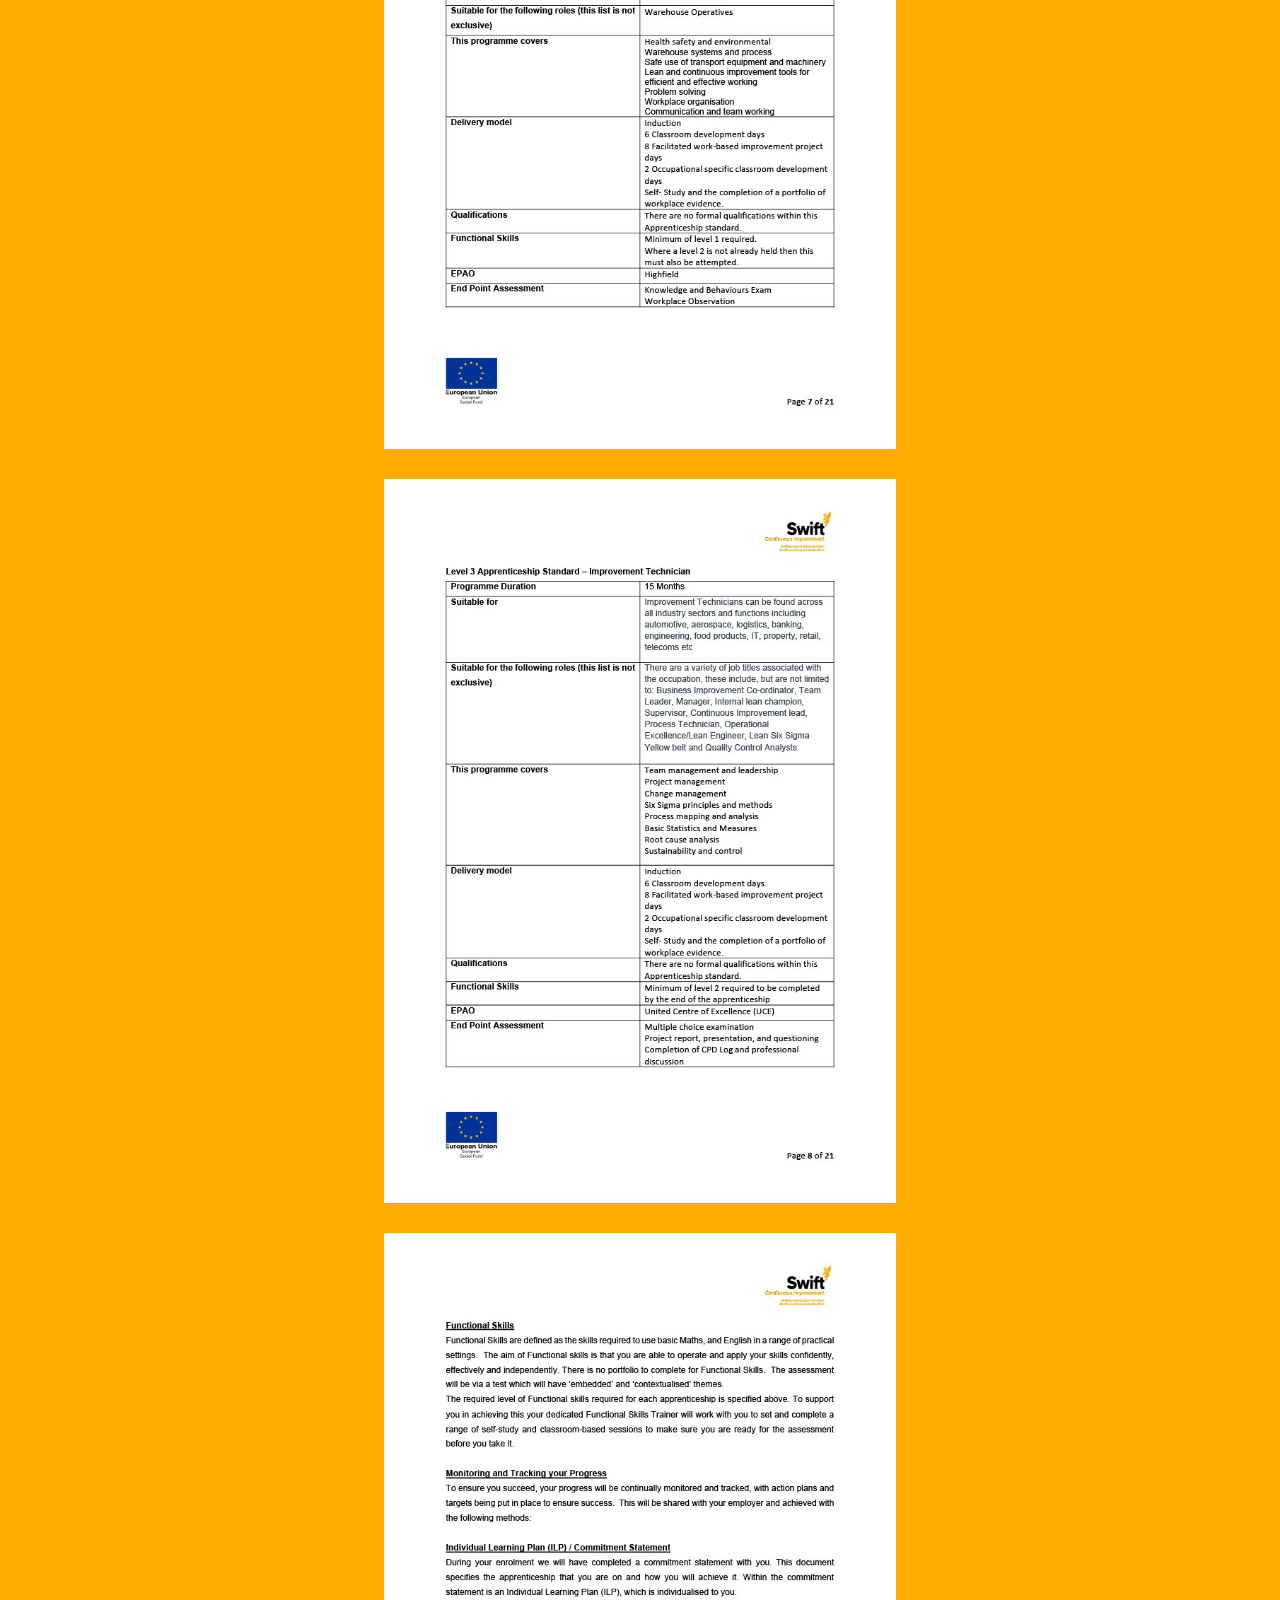
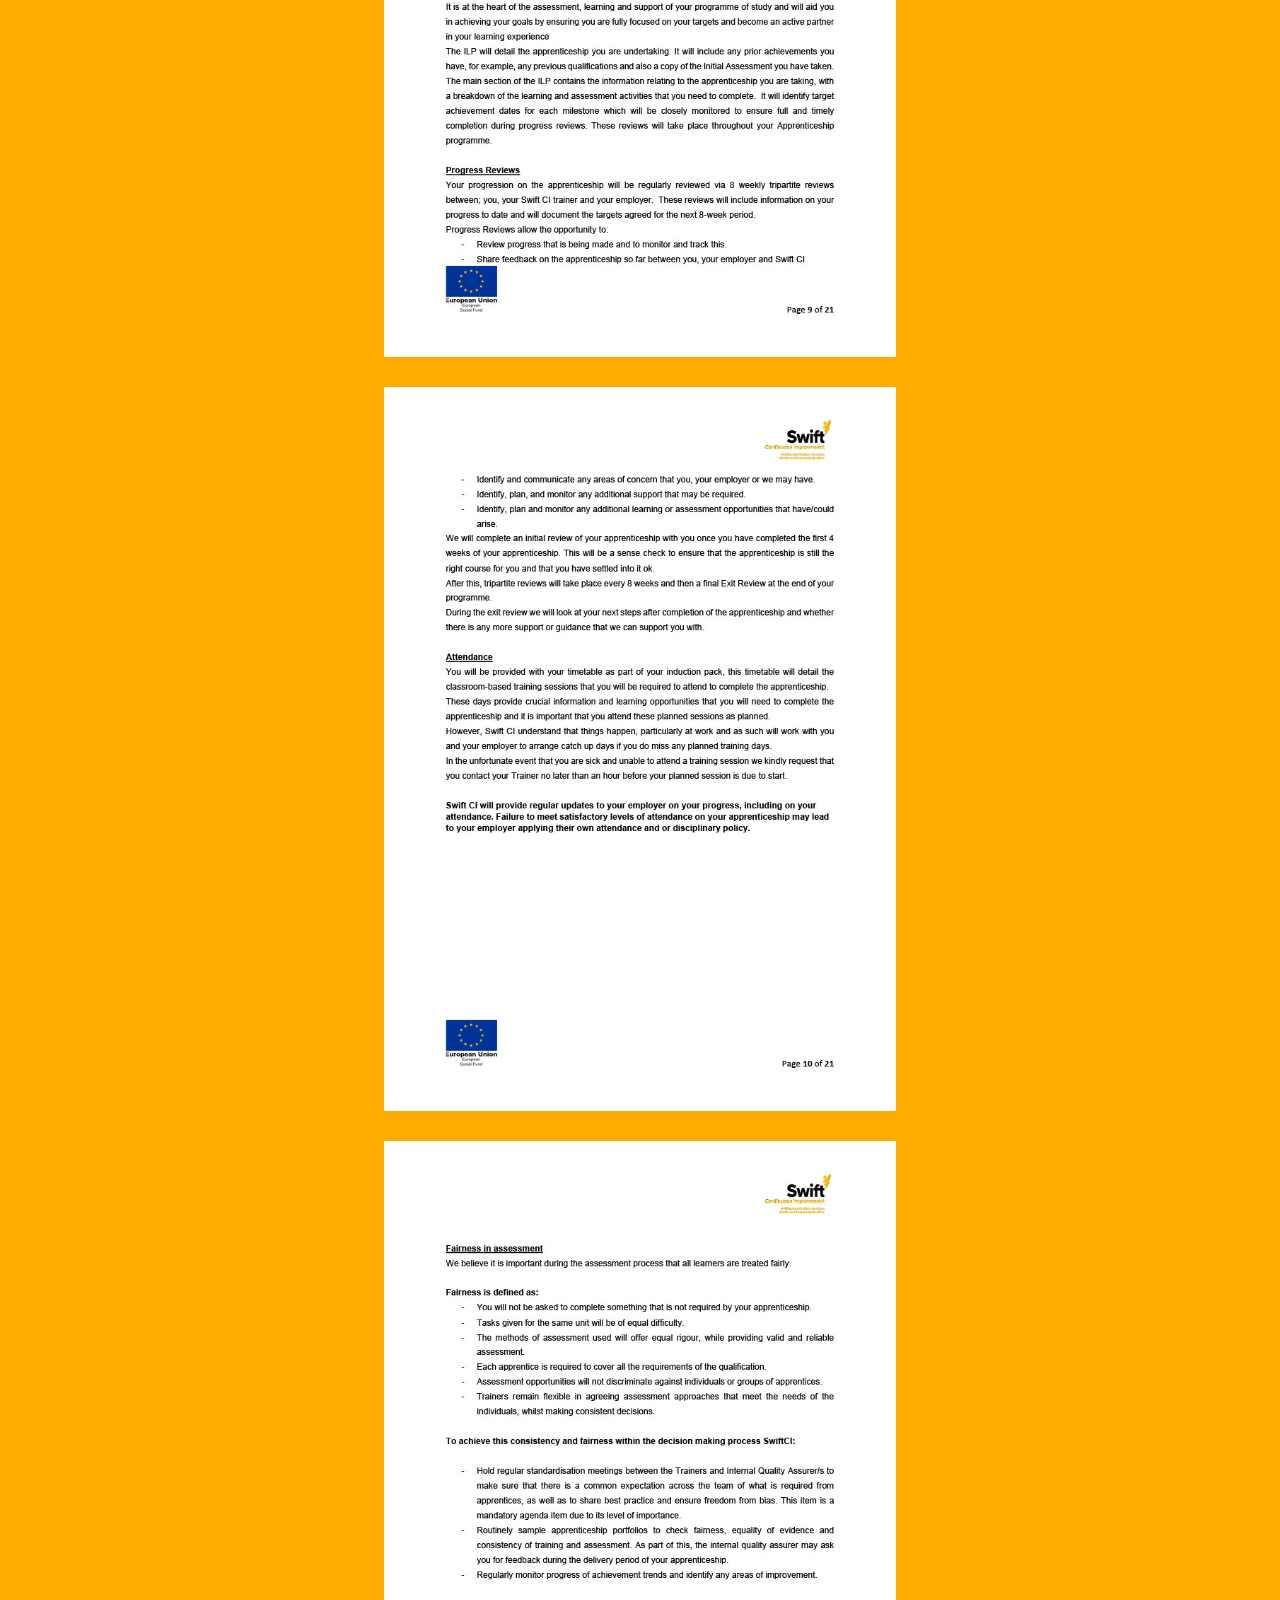
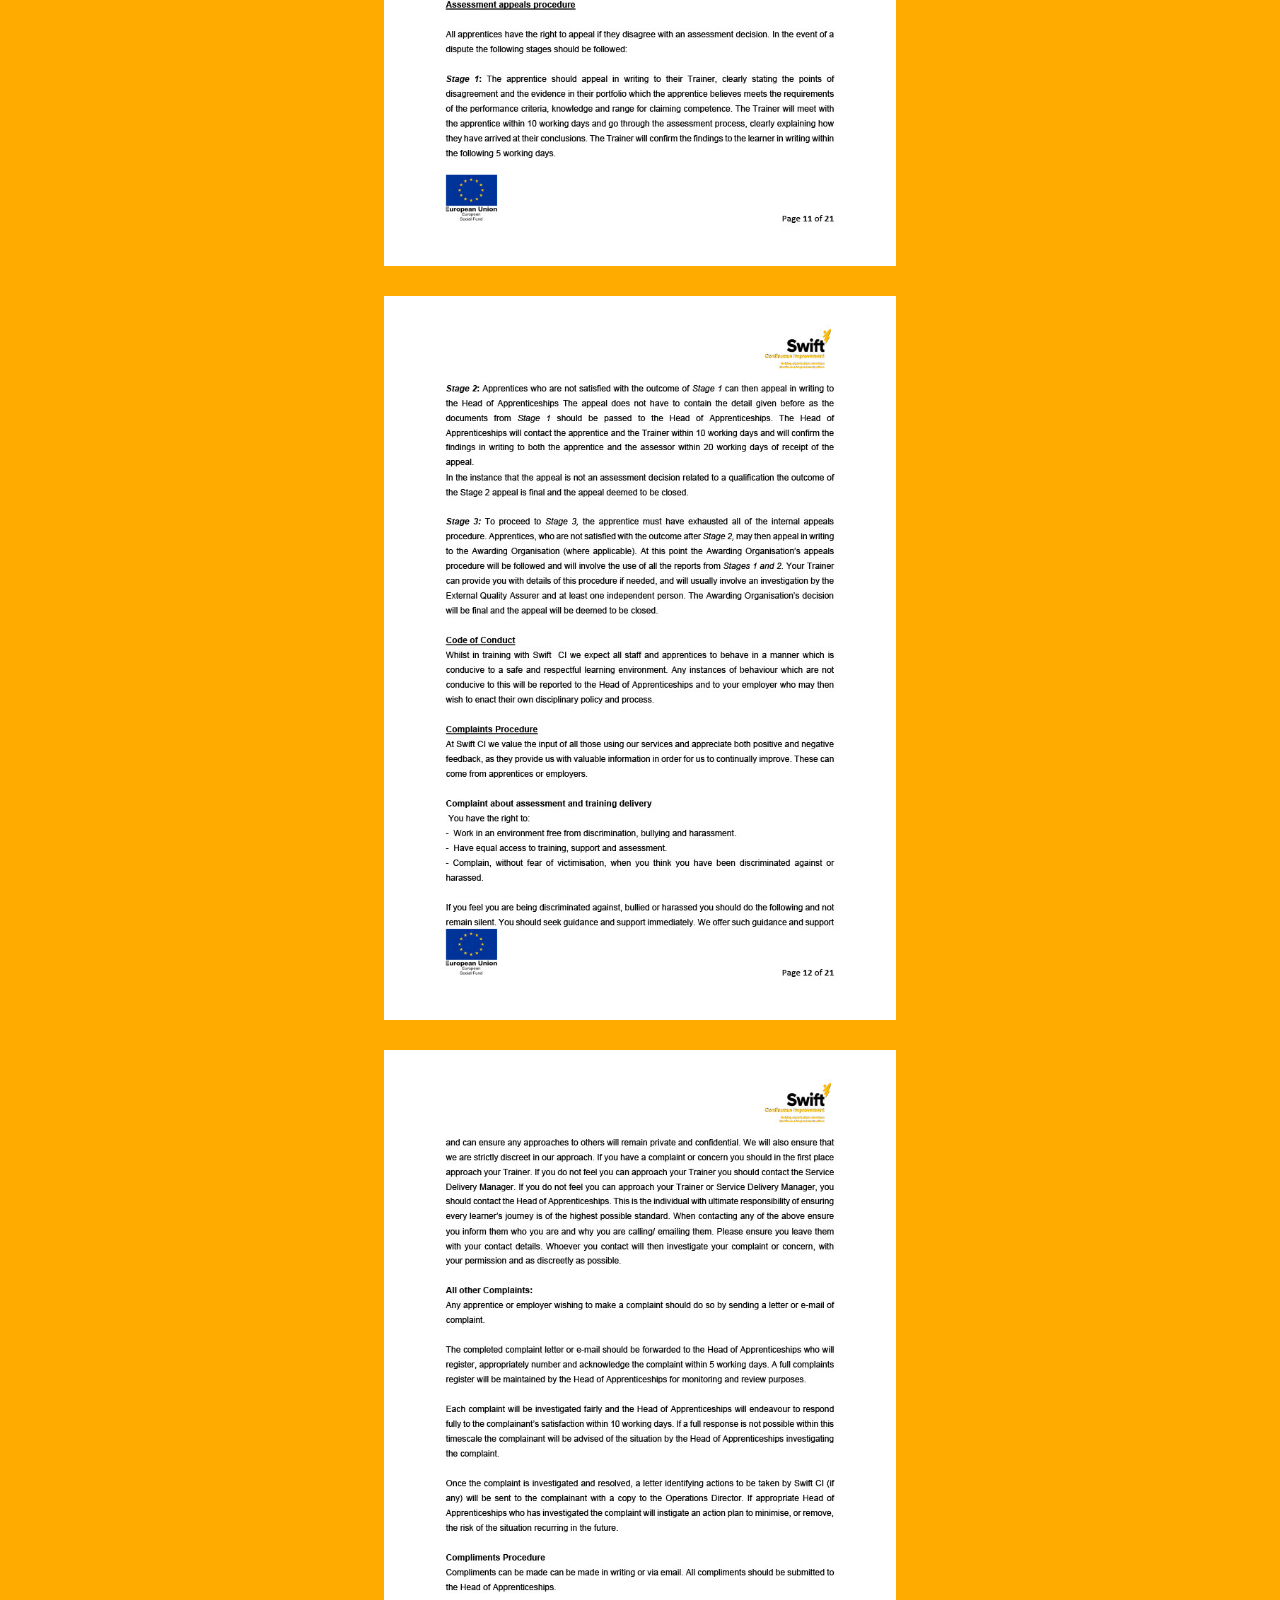
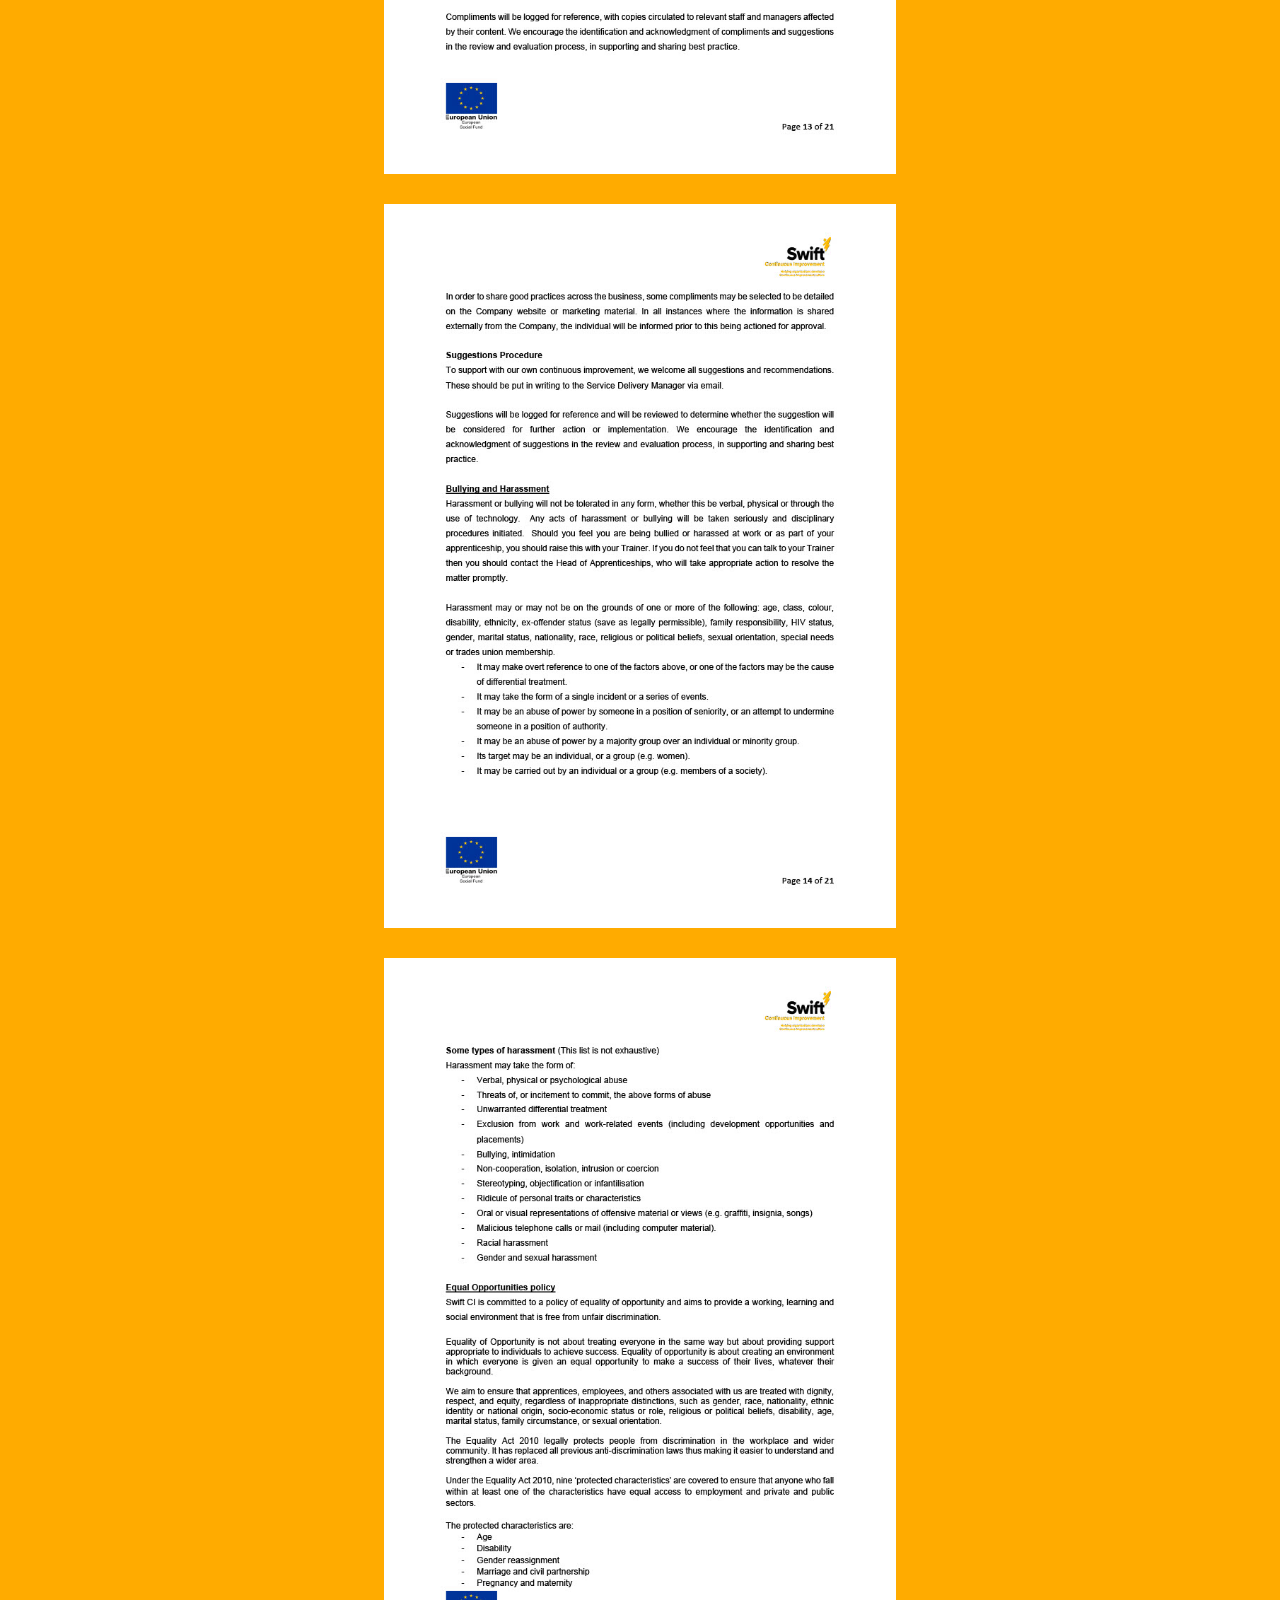
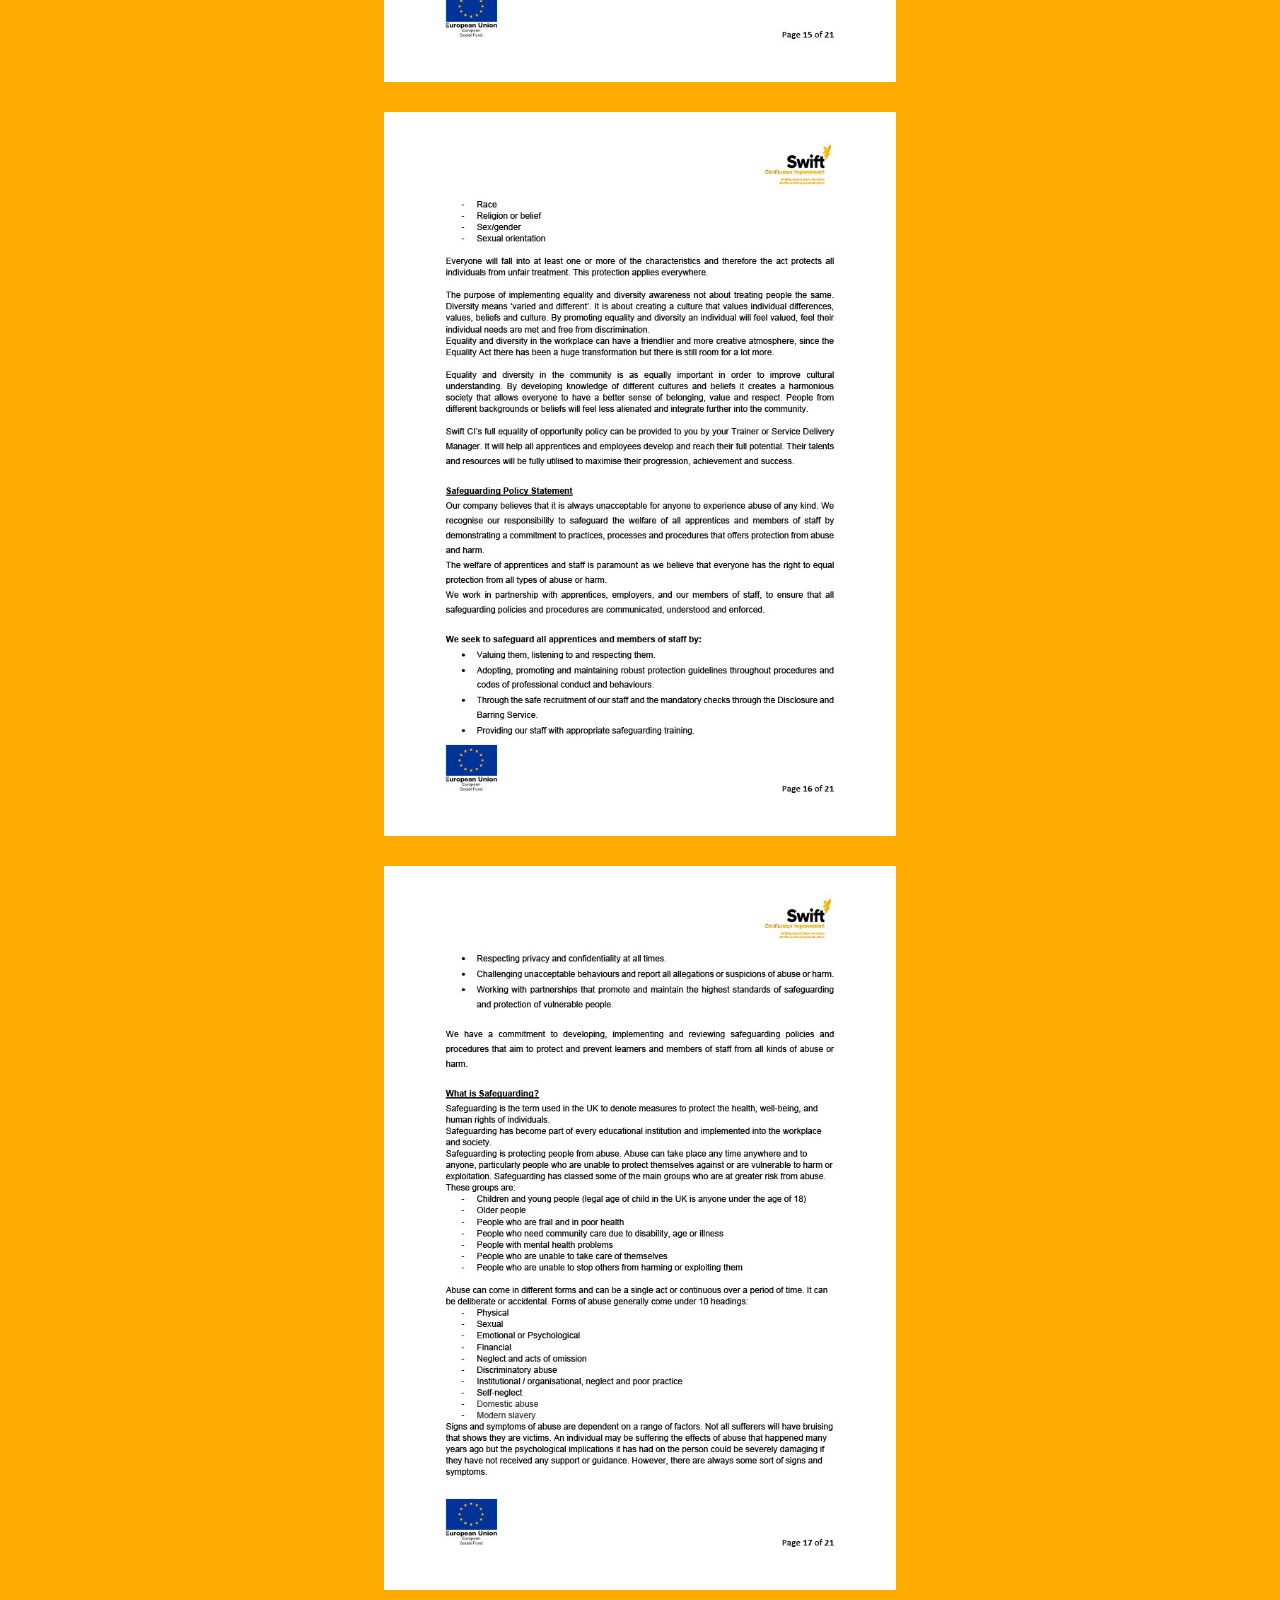
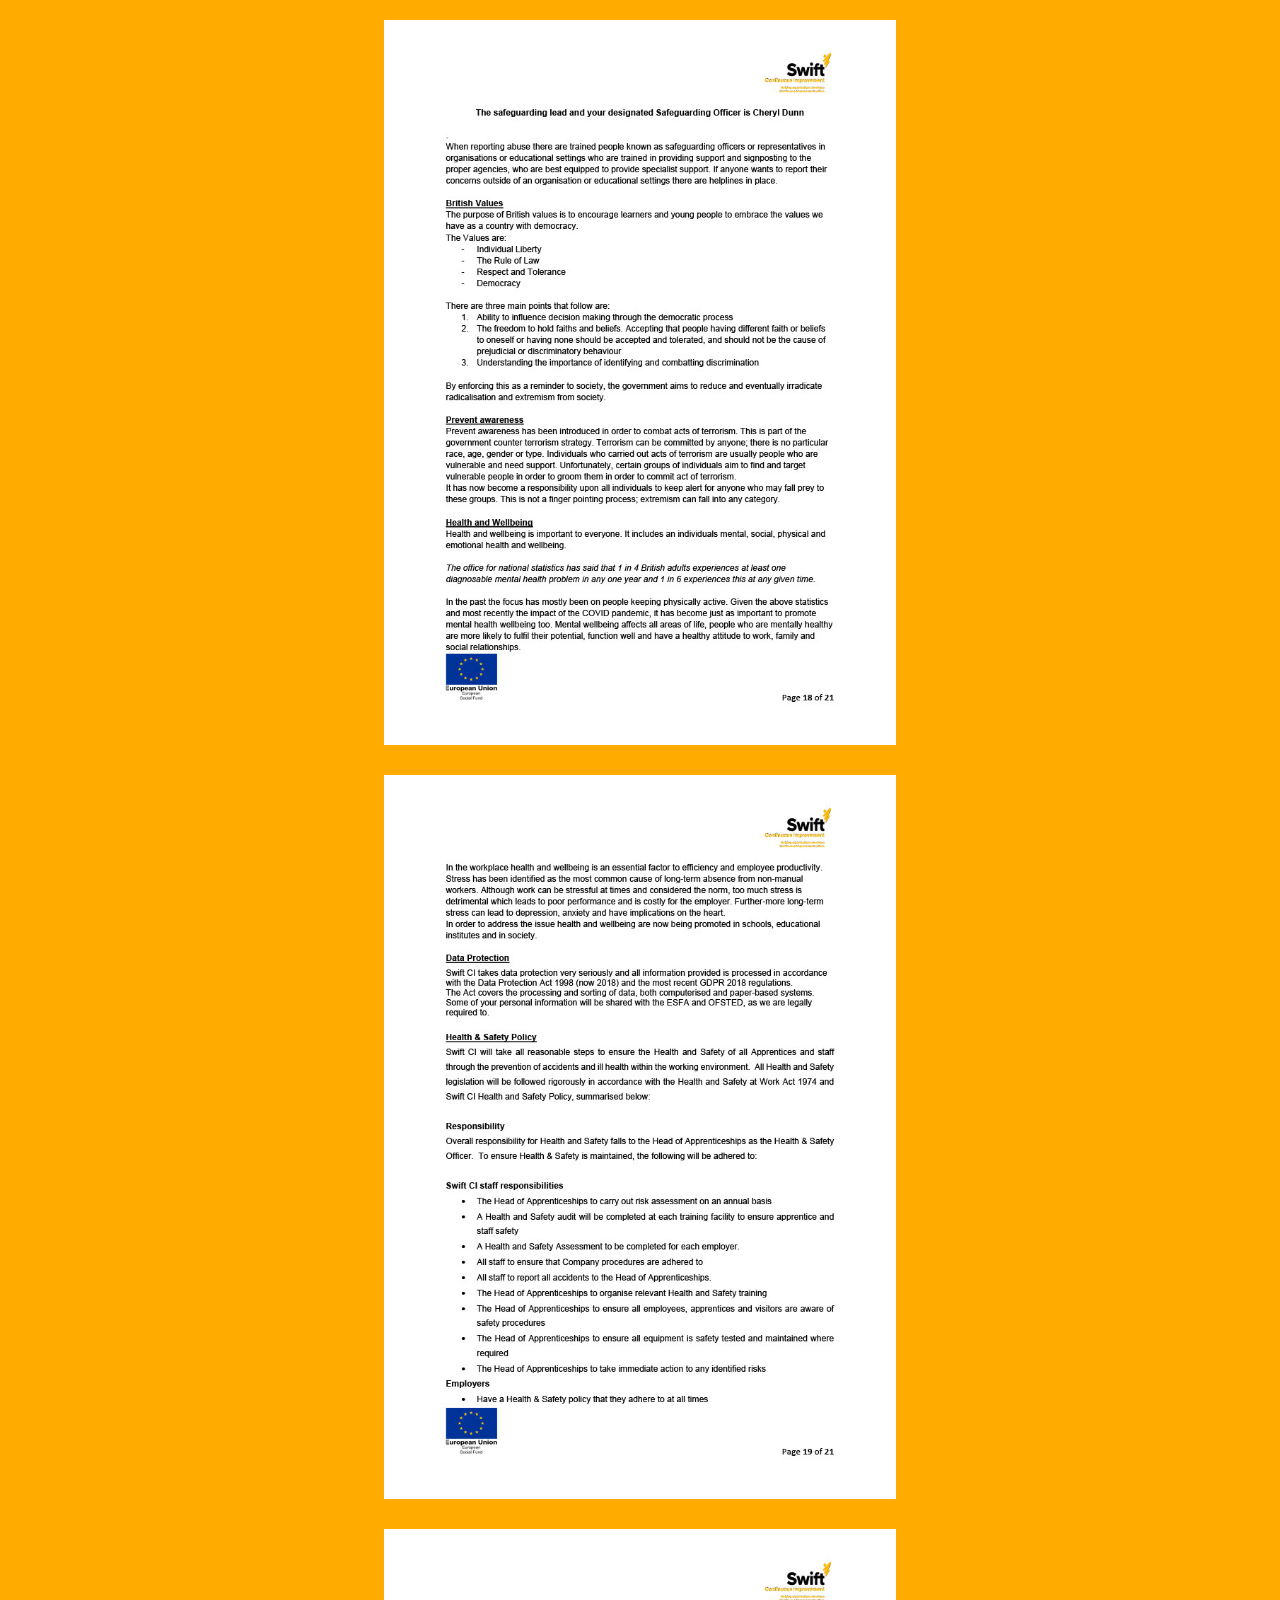
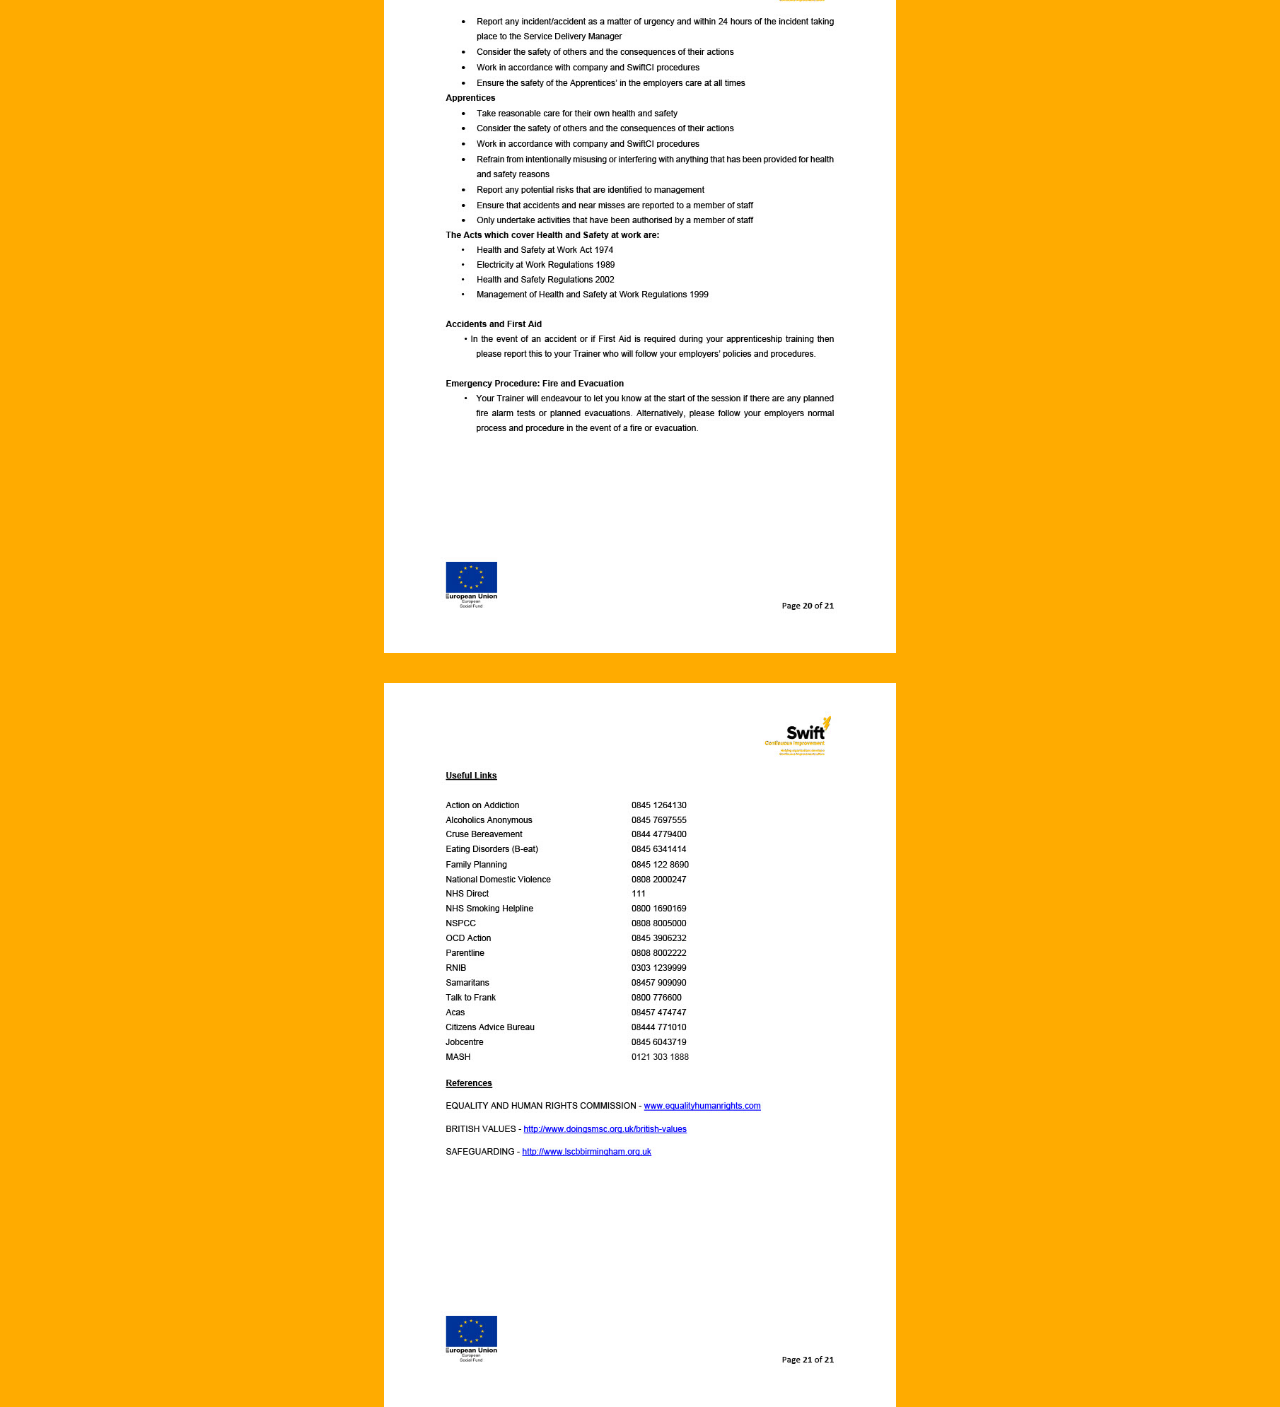
<file: swiftcihandbook.html>
<!DOCTYPE html>
<html>
<head>
    <meta name="viewport" content="width=device-width, initial-scale=1.0">
    <link rel="stylesheet" href="CIstyles.css">
    <title>Swift CI | Learner Handbook </title>
</head>
<body>
    <div class="container">
        <div class="images">
            <img src="cihandbook/1.jpg">
            <img src="cihandbook/2.jpg">
            <img src="cihandbook/3.jpg">
            <img src="cihandbook/4.jpg">
            <img src="cihandbook/5.jpg">
            <img src="cihandbook/6.jpg">
            <img src="cihandbook/7.jpg">
            <img src="cihandbook/8.jpg">
            <img src="cihandbook/9.jpg">
            <img src="cihandbook/10.jpg">
            <img src="cihandbook/11.jpg">
            <img src="cihandbook/12.jpg">
            <img src="cihandbook/13.jpg">
            <img src="cihandbook/14.jpg">
            <img src="cihandbook/15.jpg">
            <img src="cihandbook/16.jpg">
            <img src="cihandbook/17.jpg">
            <img src="cihandbook/18.jpg">
            <img src="cihandbook/19.jpg">
            <img src="cihandbook/20.jpg">
            <img src="cihandbook/21.jpg">

        </div>
    </div>
</body>
</html>
</file>
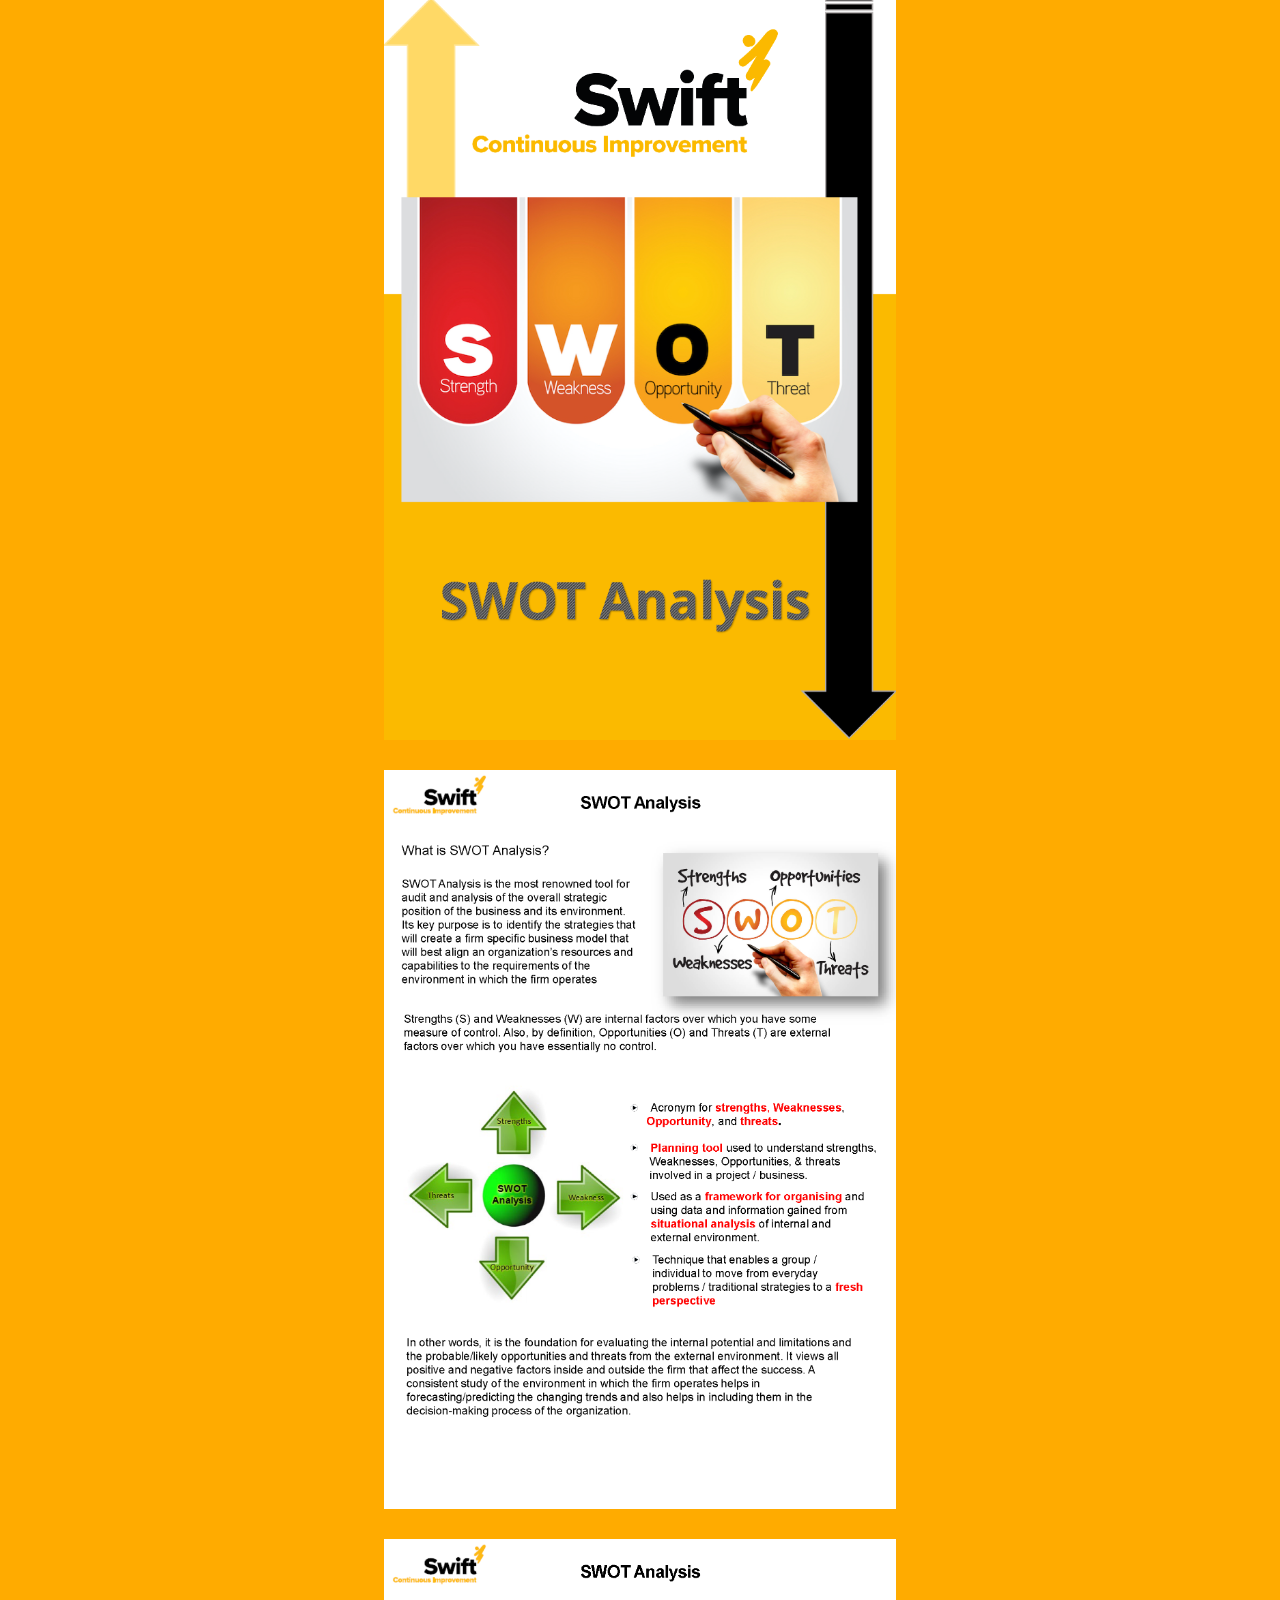
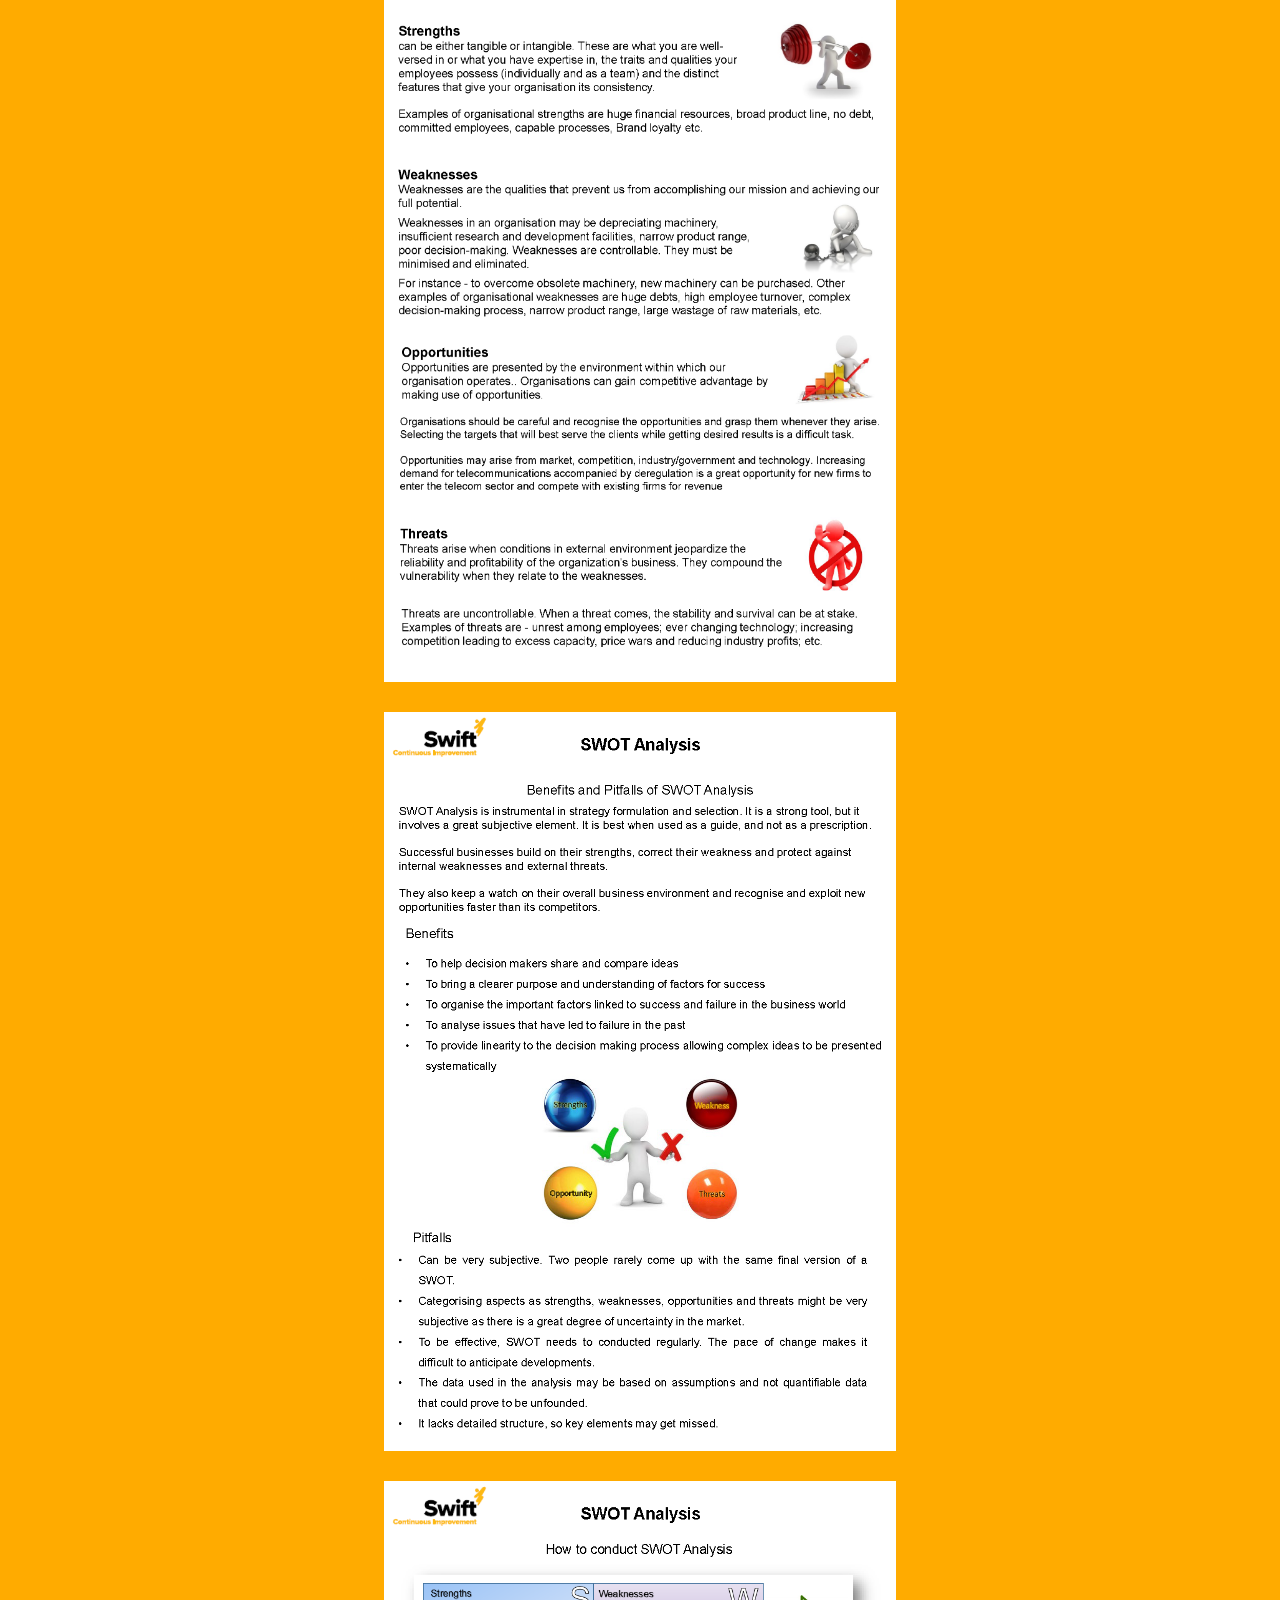
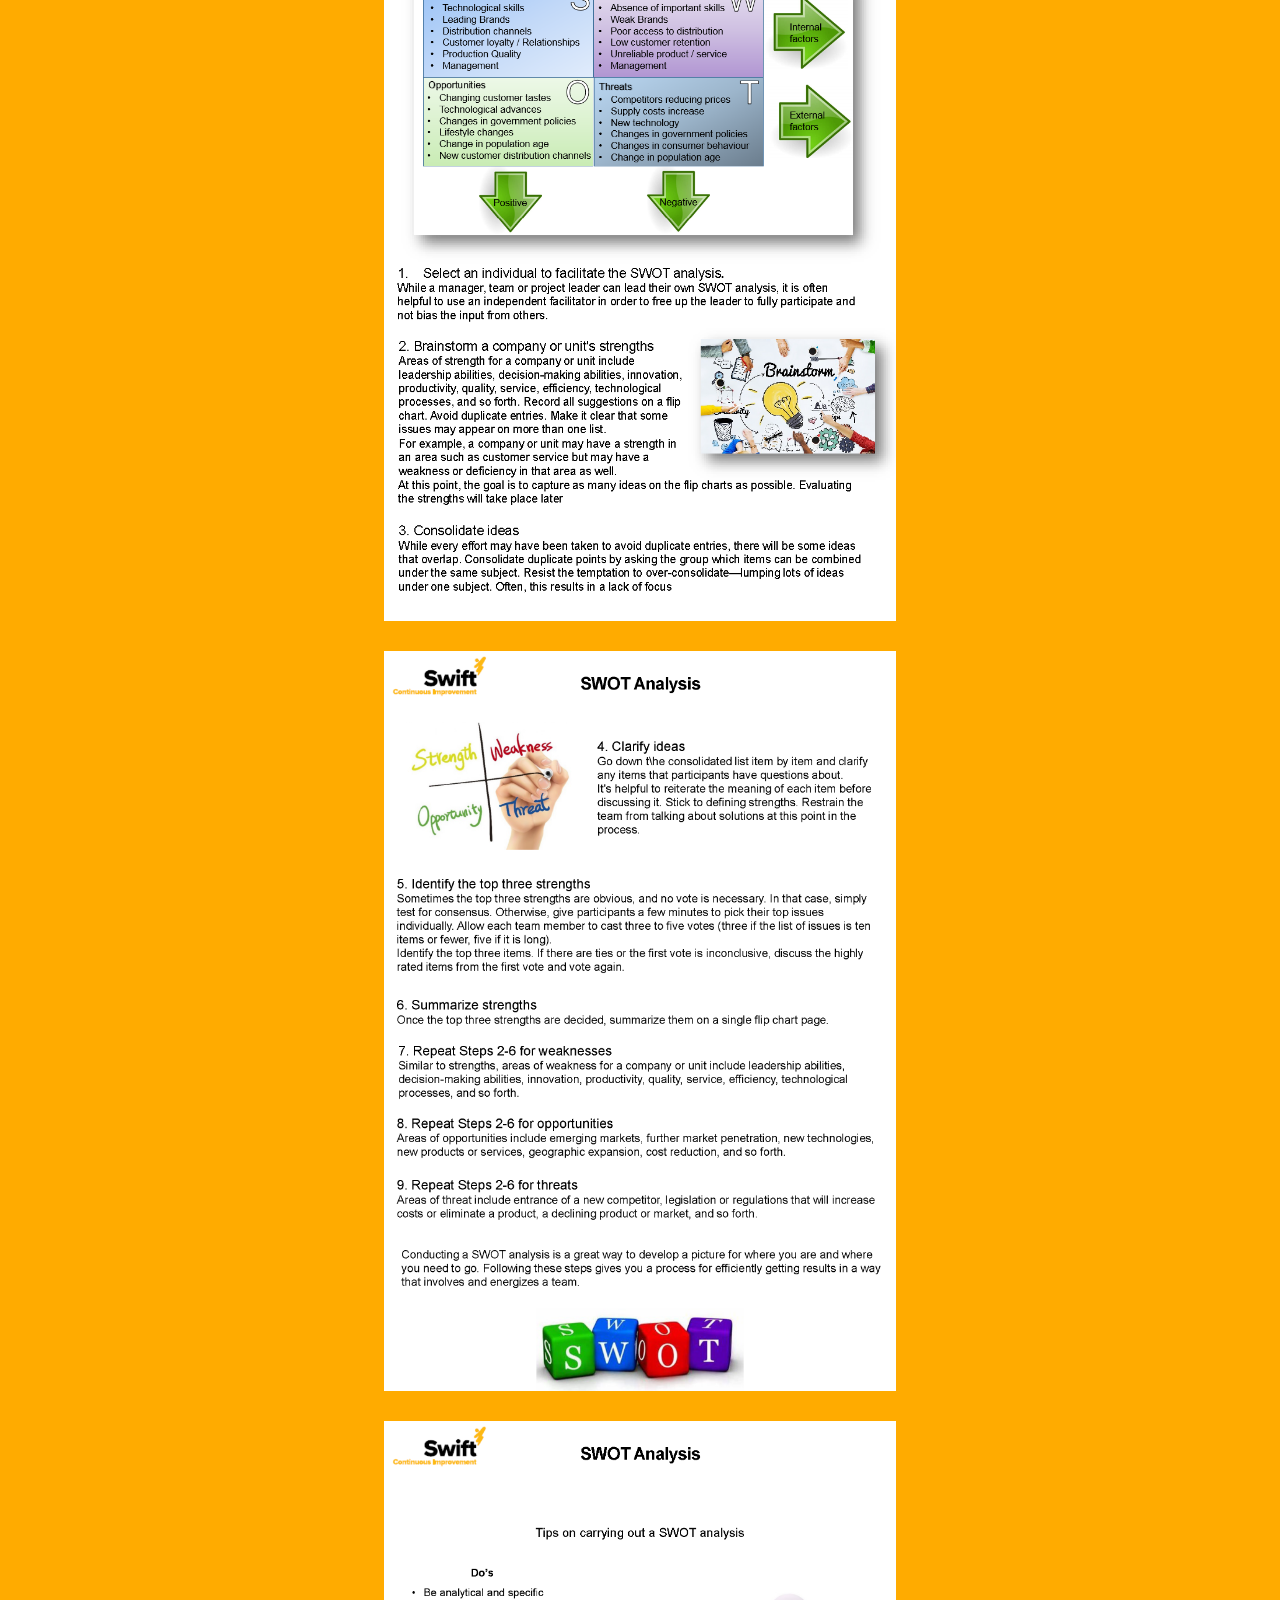
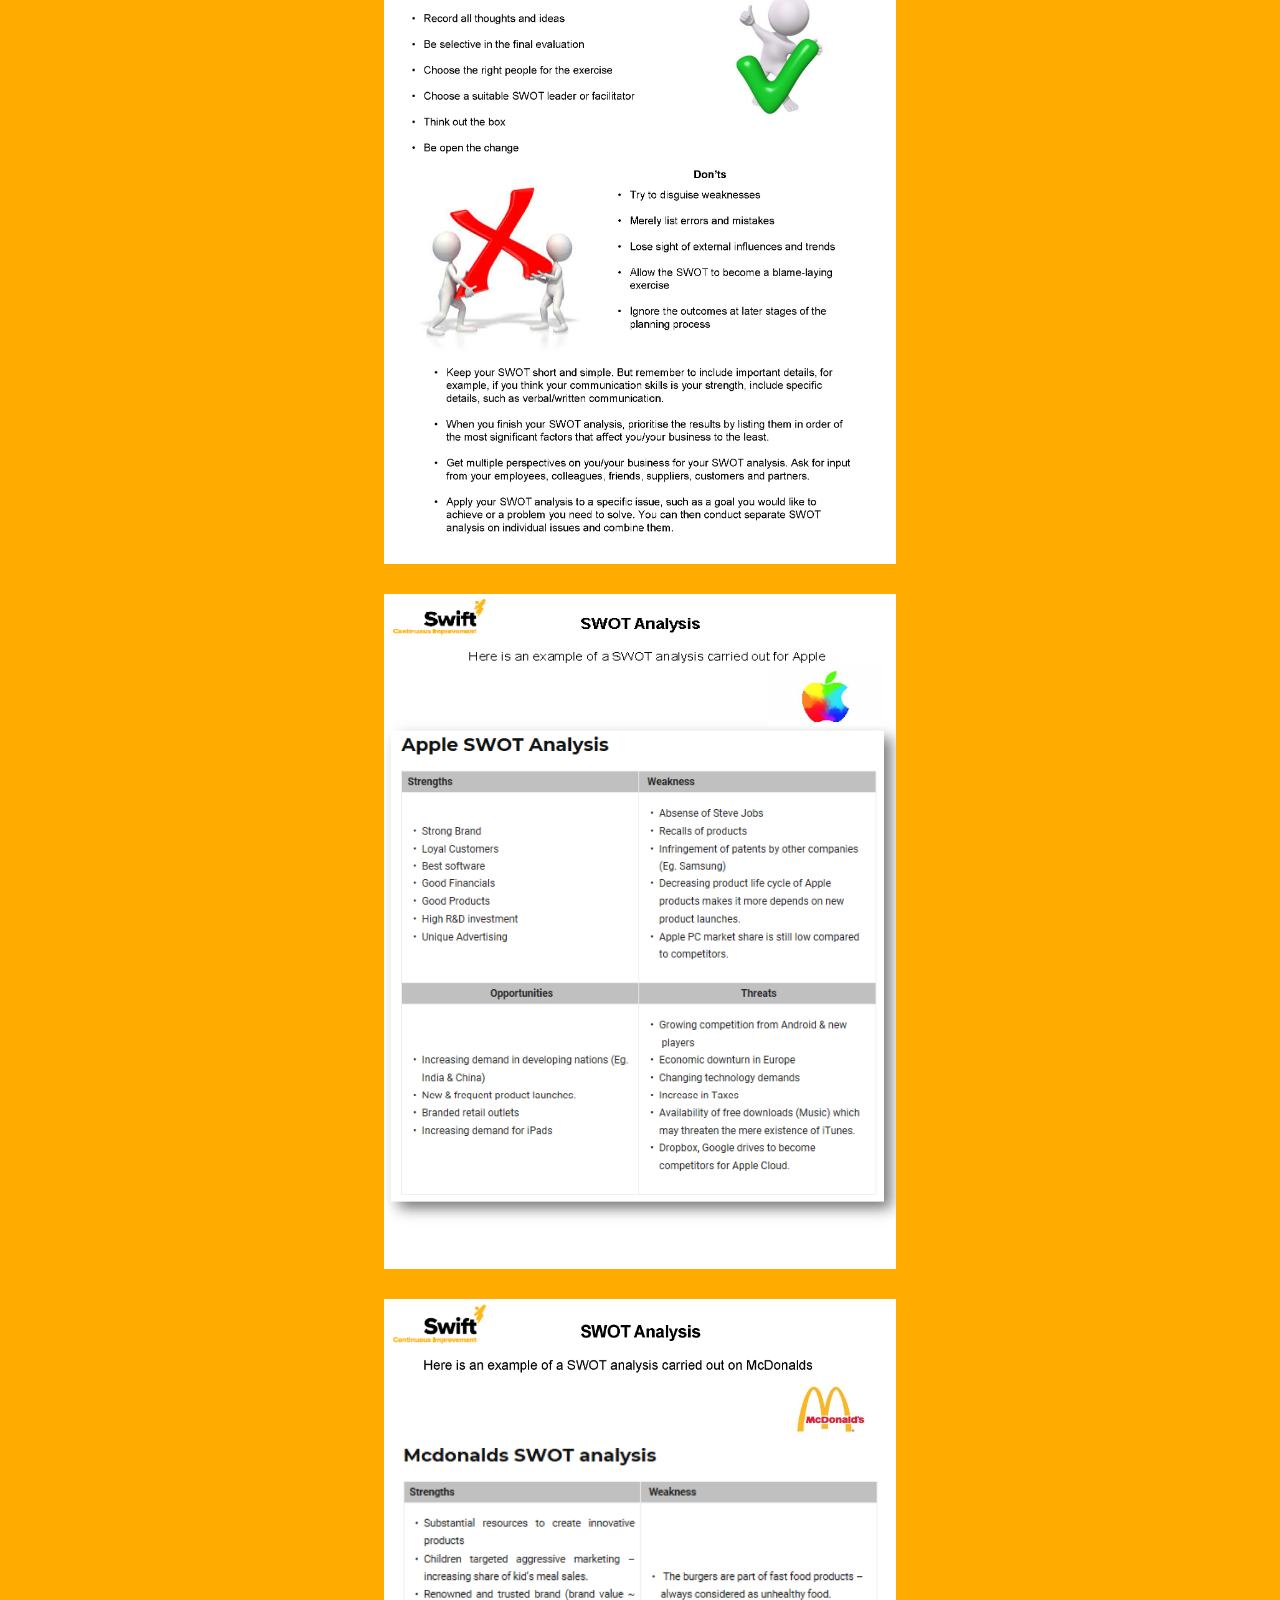
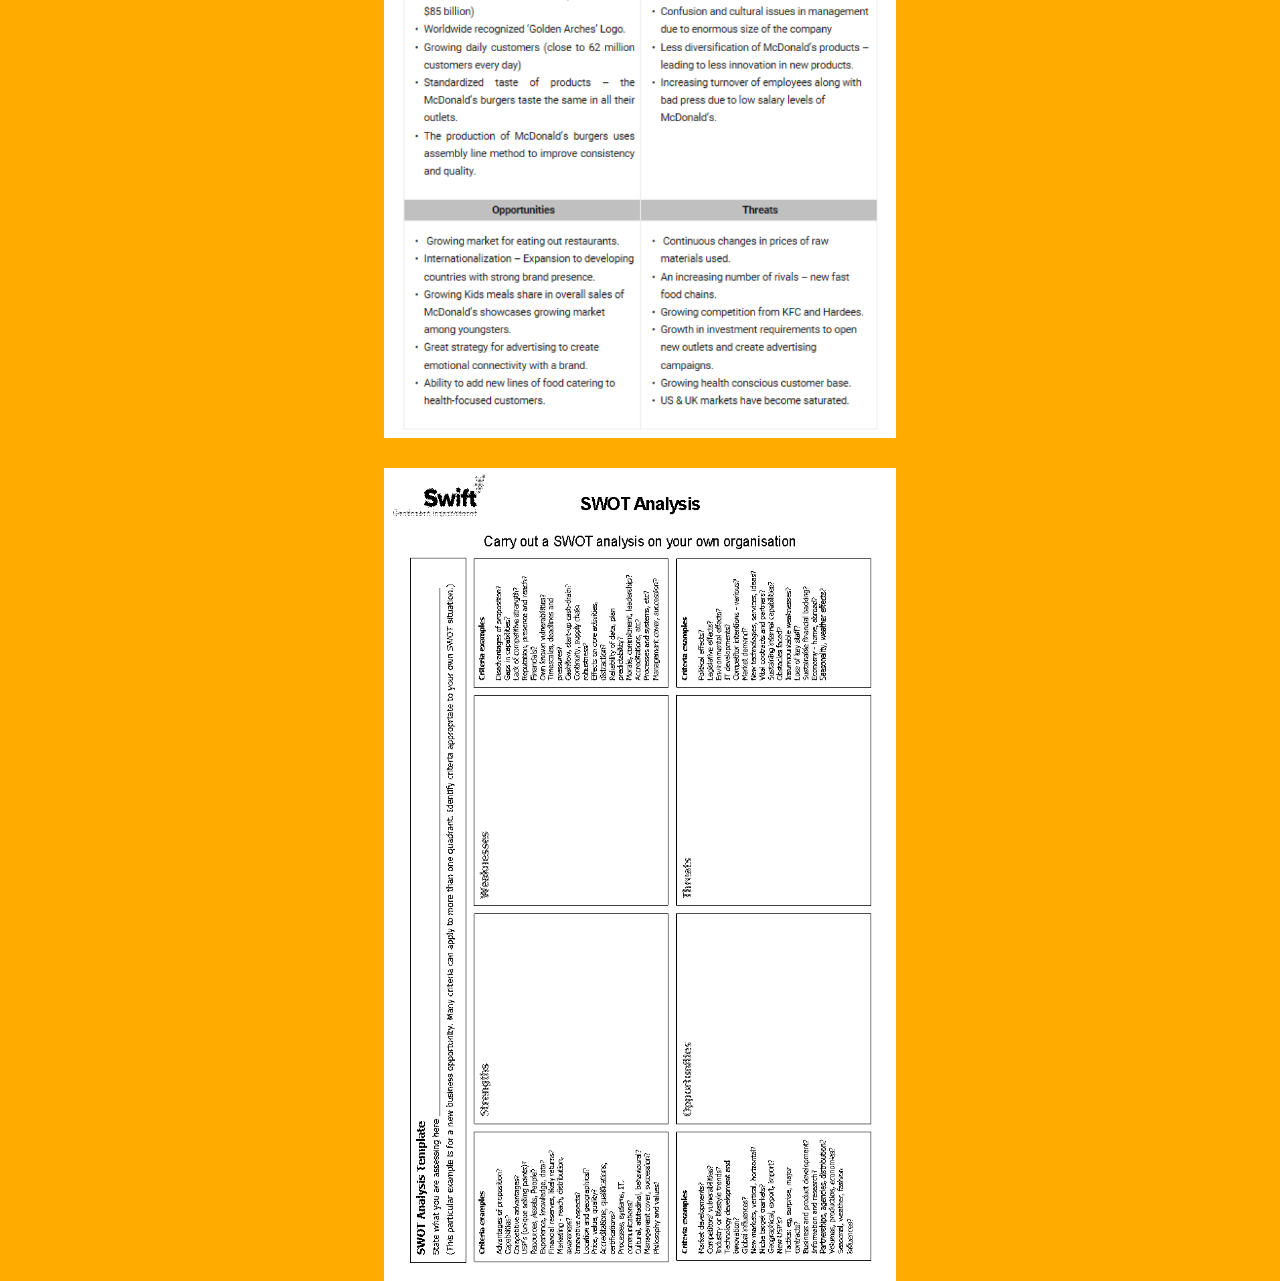
<file: SWOT.html>
<!DOCTYPE html>
<html>
<head>
    <meta name="viewport" content="width=device-width, initial-scale=1.0">
    <link rel="stylesheet" href="CIstyles.css">
    <title>Swift CI | Lean Resources | SWOT Analysis</title>
</head>
<body>
    <div class="container">
        <div class="images">
          <img src="SWOT/Lean resource SWOT_Page_01.png">
          <img src="SWOT/Lean resource SWOT_Page_02.png">
          <img src="SWOT/Lean resource SWOT_Page_03.png">
          <img src="SWOT/Lean resource SWOT_Page_04.png">
          <img src="SWOT/Lean resource SWOT_Page_05.png">
          <img src="SWOT/Lean resource SWOT_Page_06.png">
          <img src="SWOT/Lean resource SWOT_Page_07.png">
          <img src="SWOT/Lean resource SWOT_Page_08.png">
          <img src="SWOT/Lean resource SWOT_Page_09.png">
          <img src="SWOT/Lean resource SWOT_Page_10.png">

        </div>
    </div>
</body>
</html>
</file>
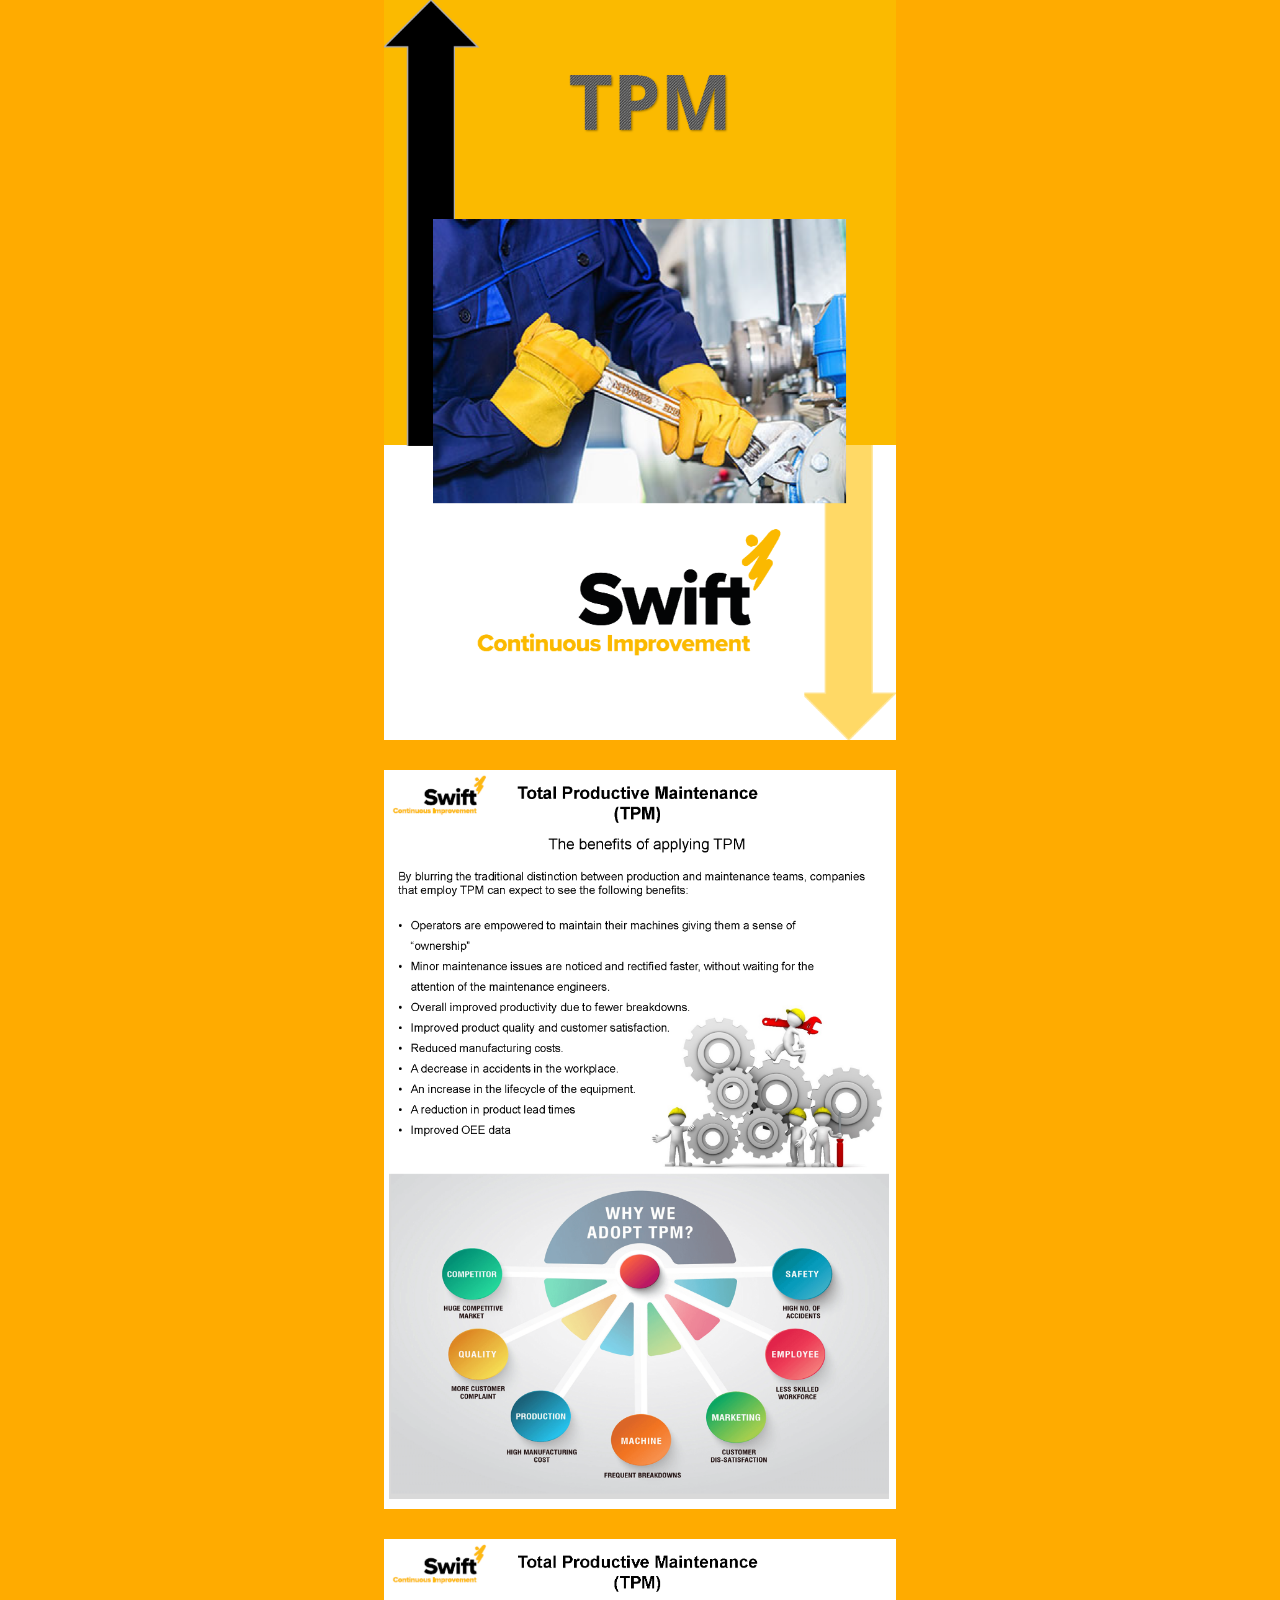
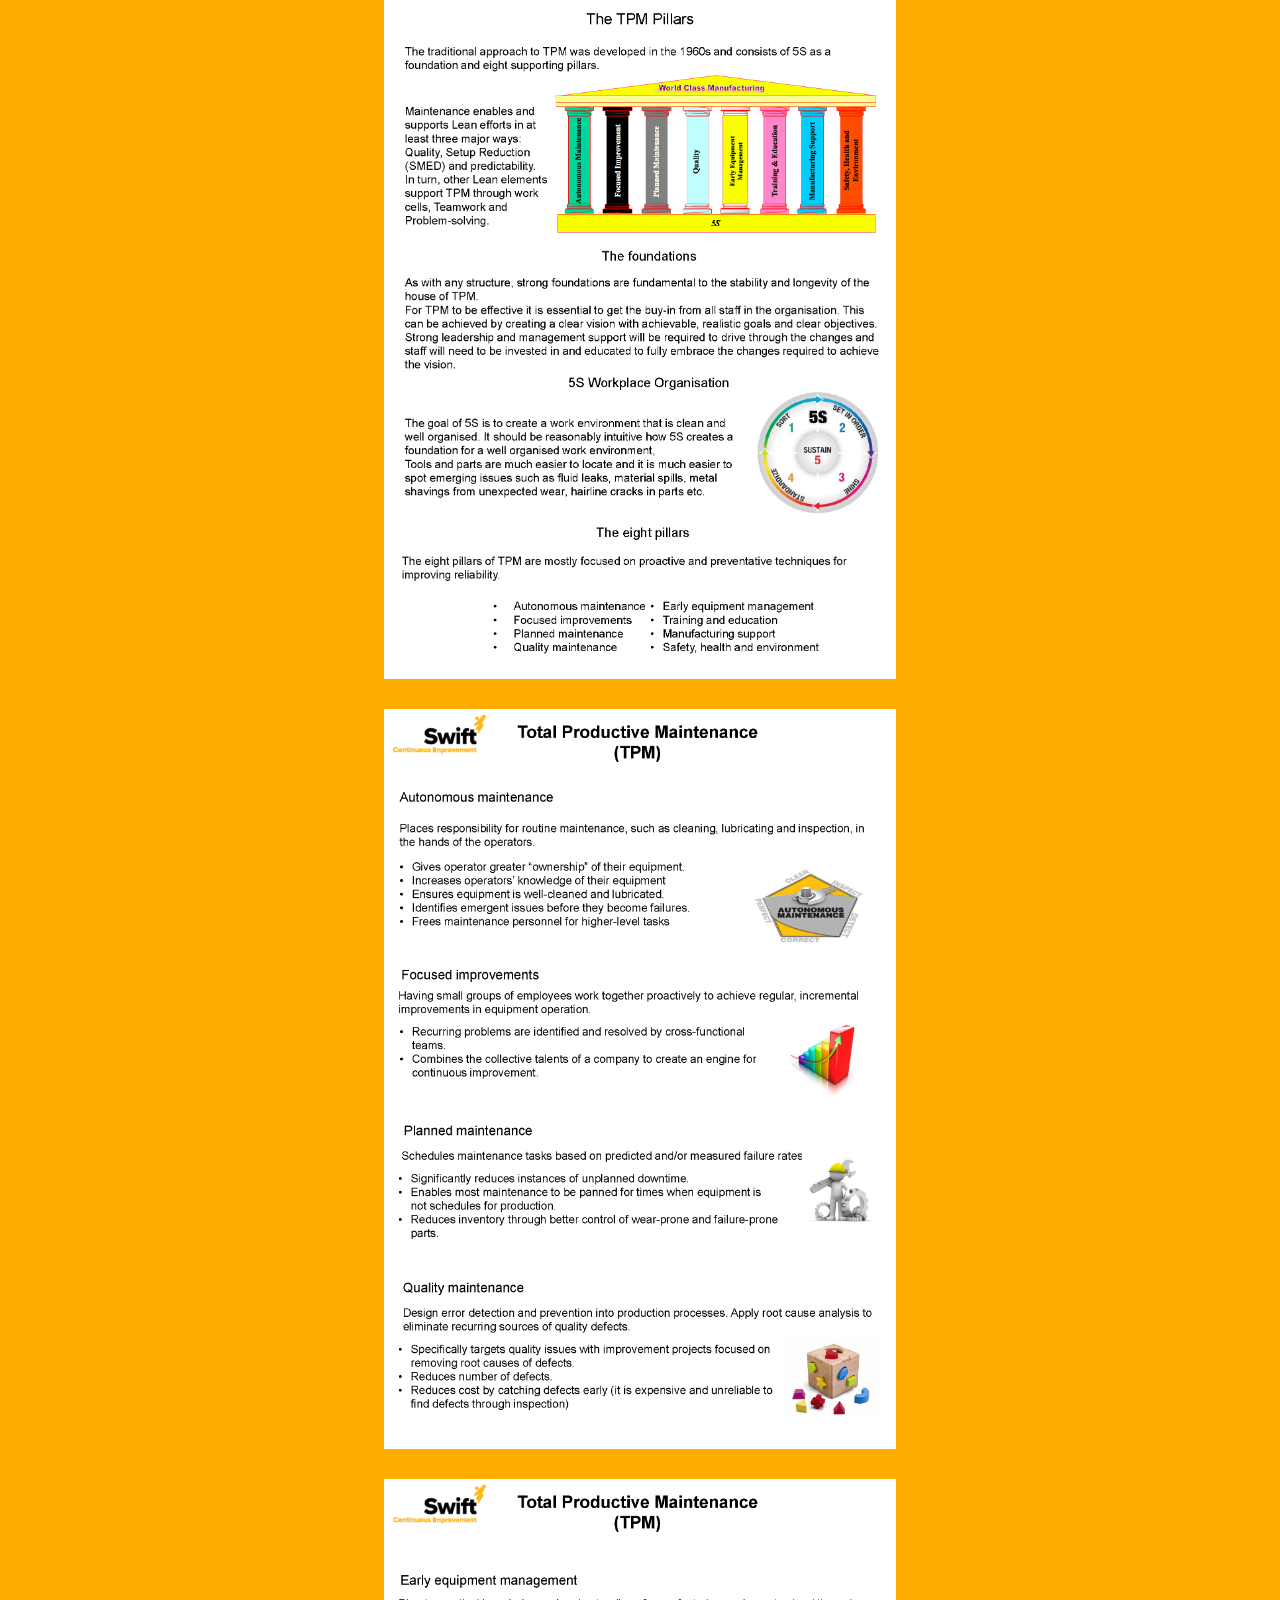
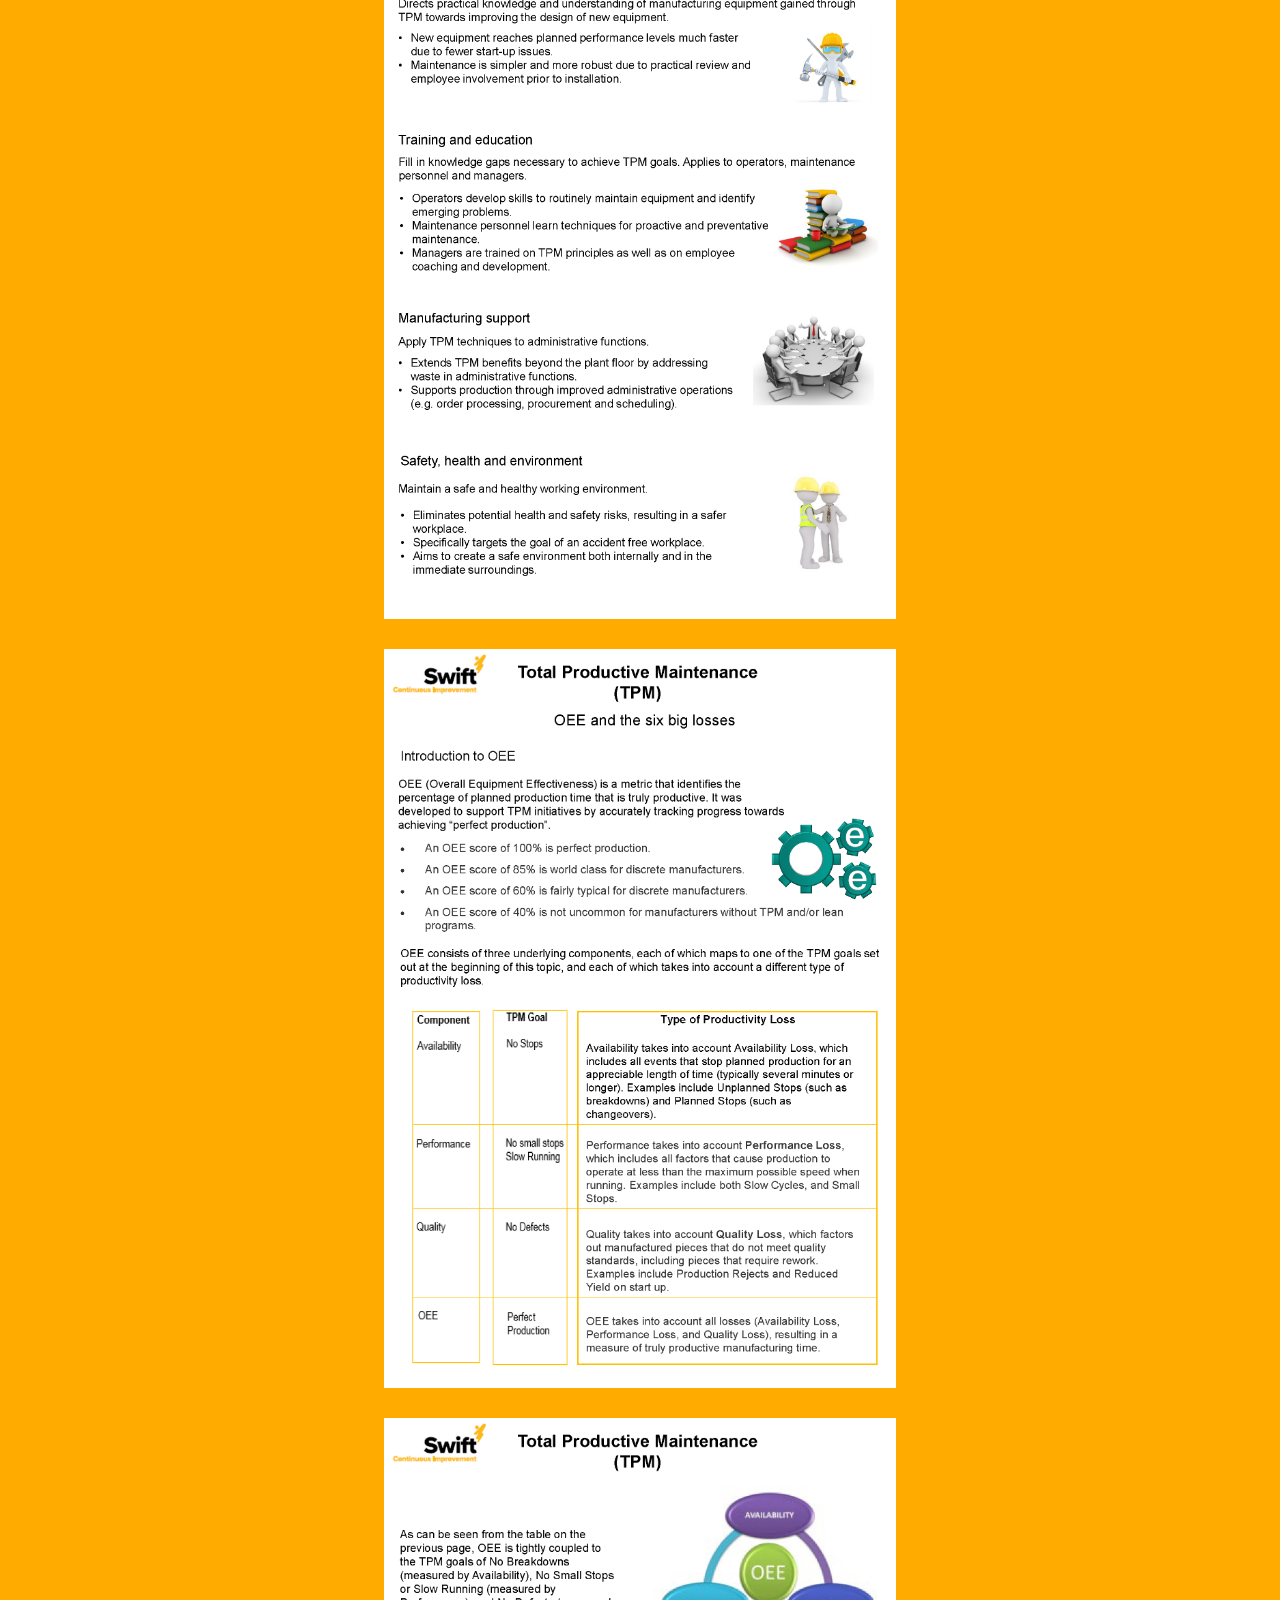
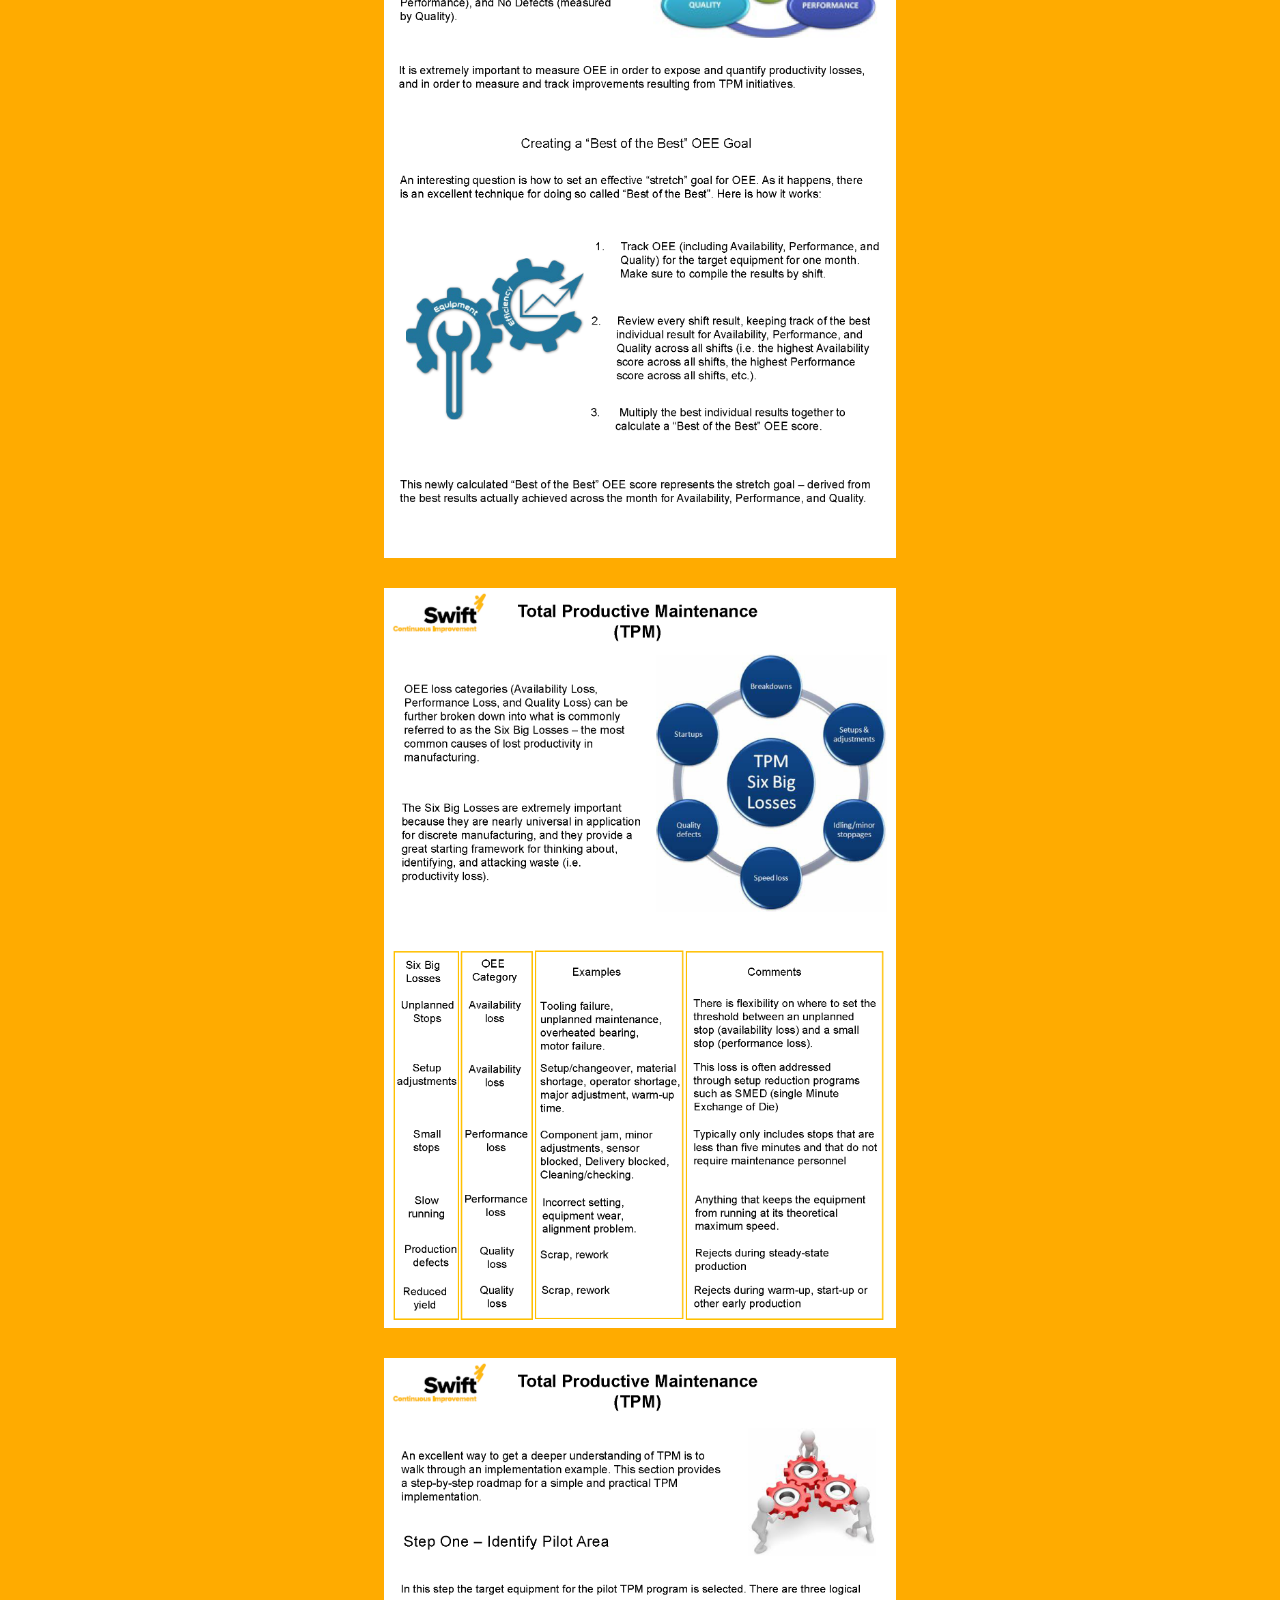
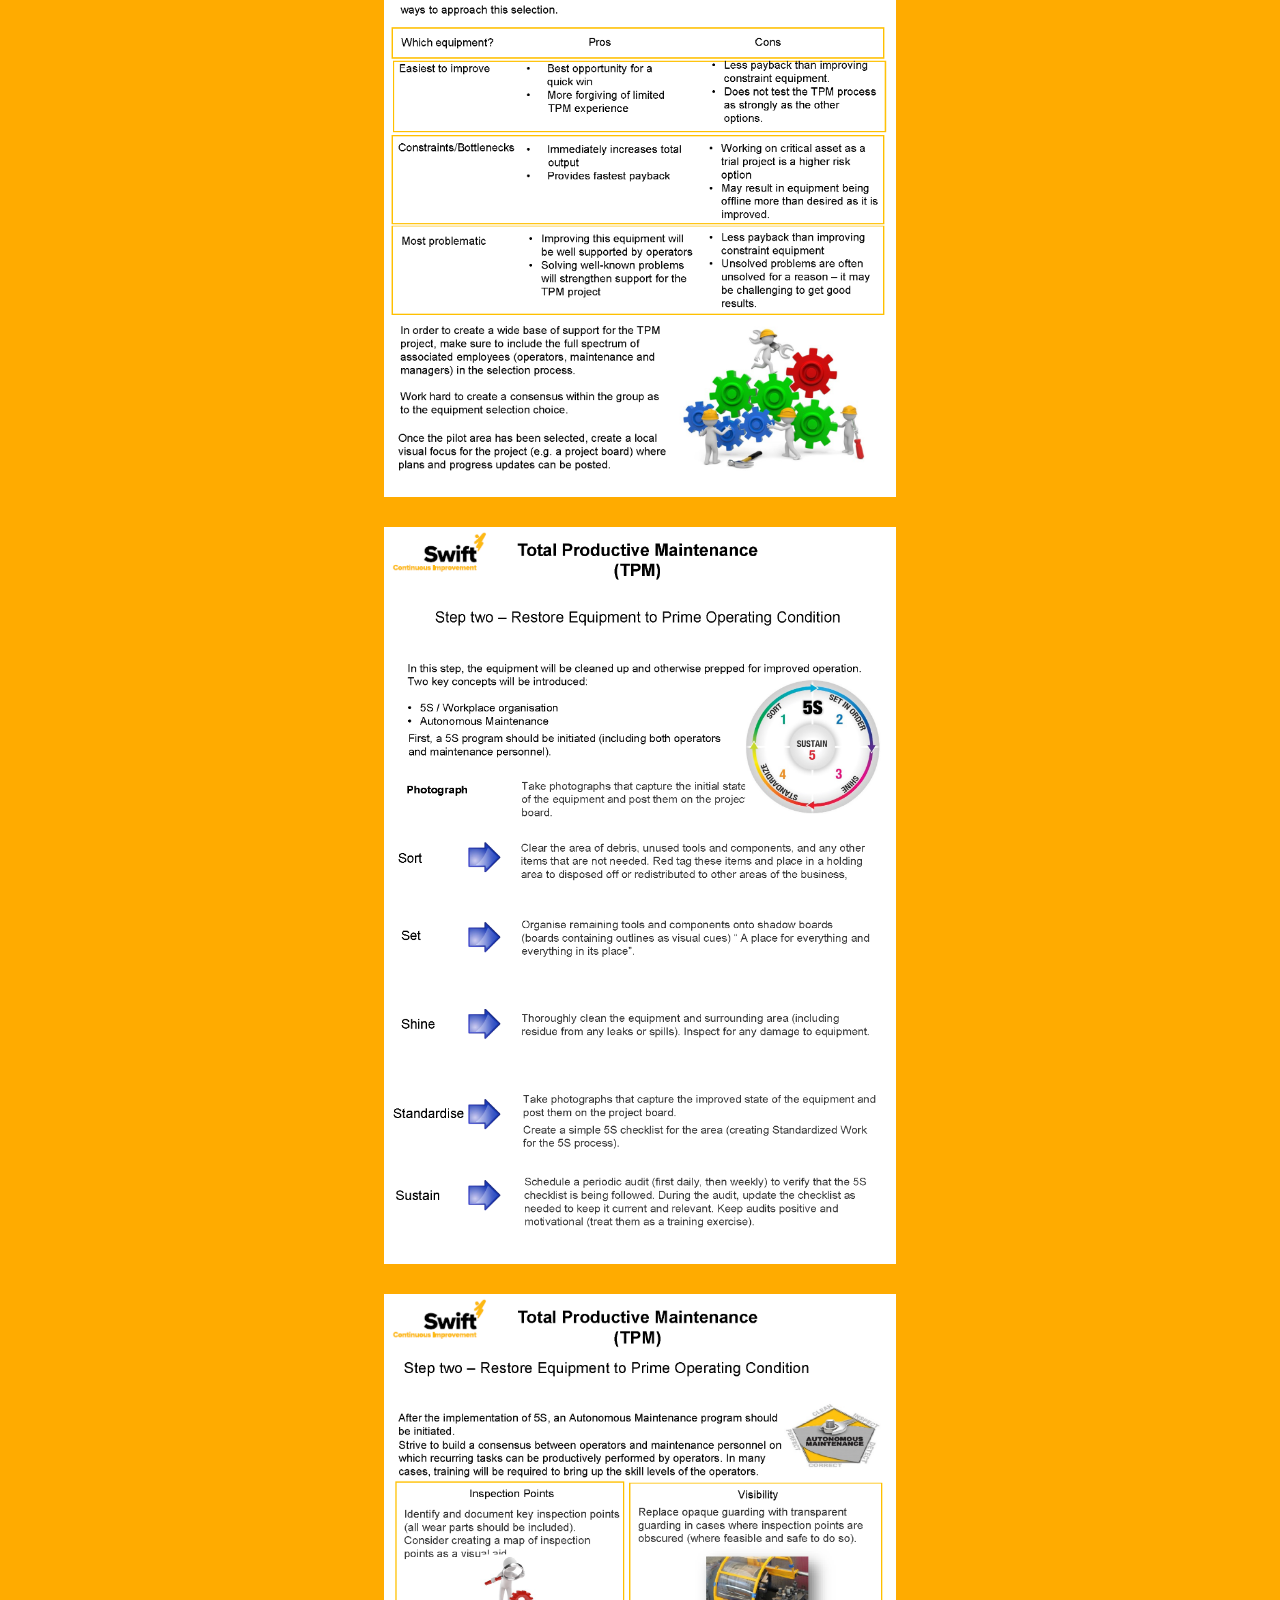
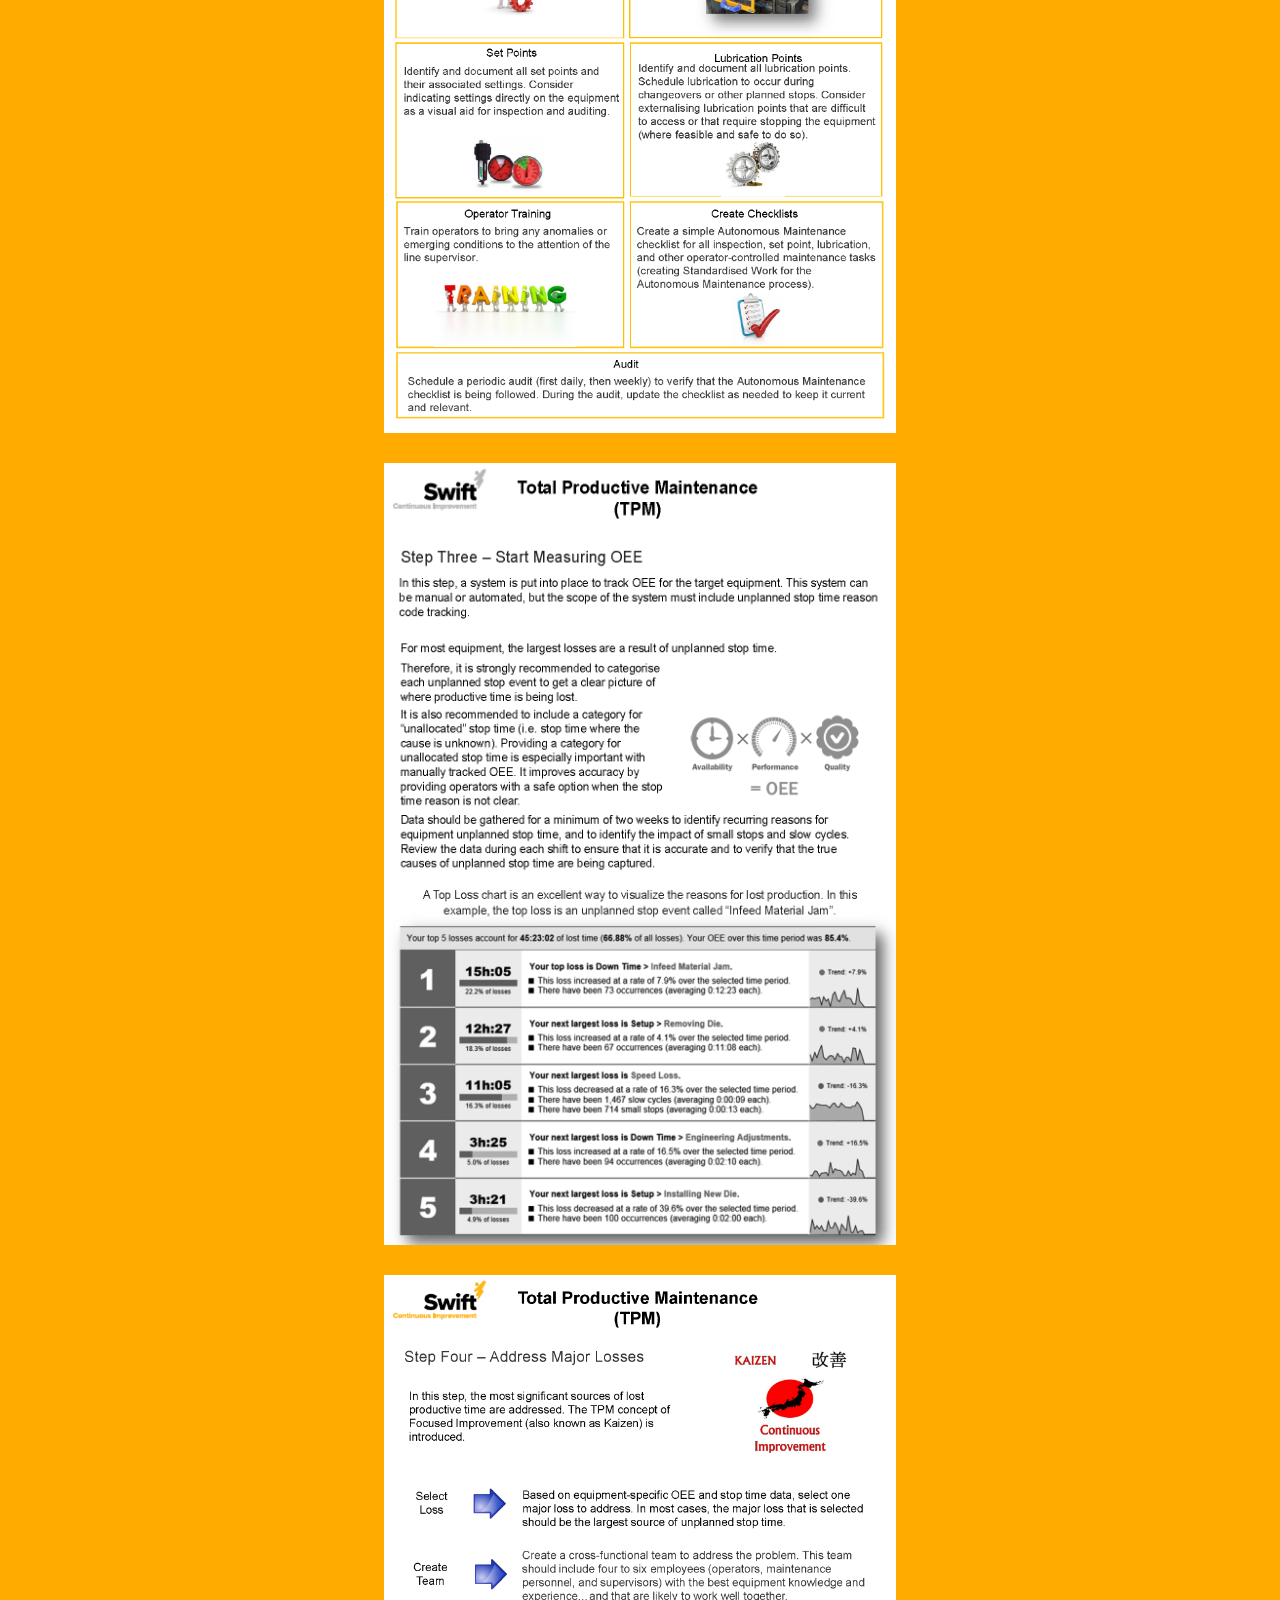
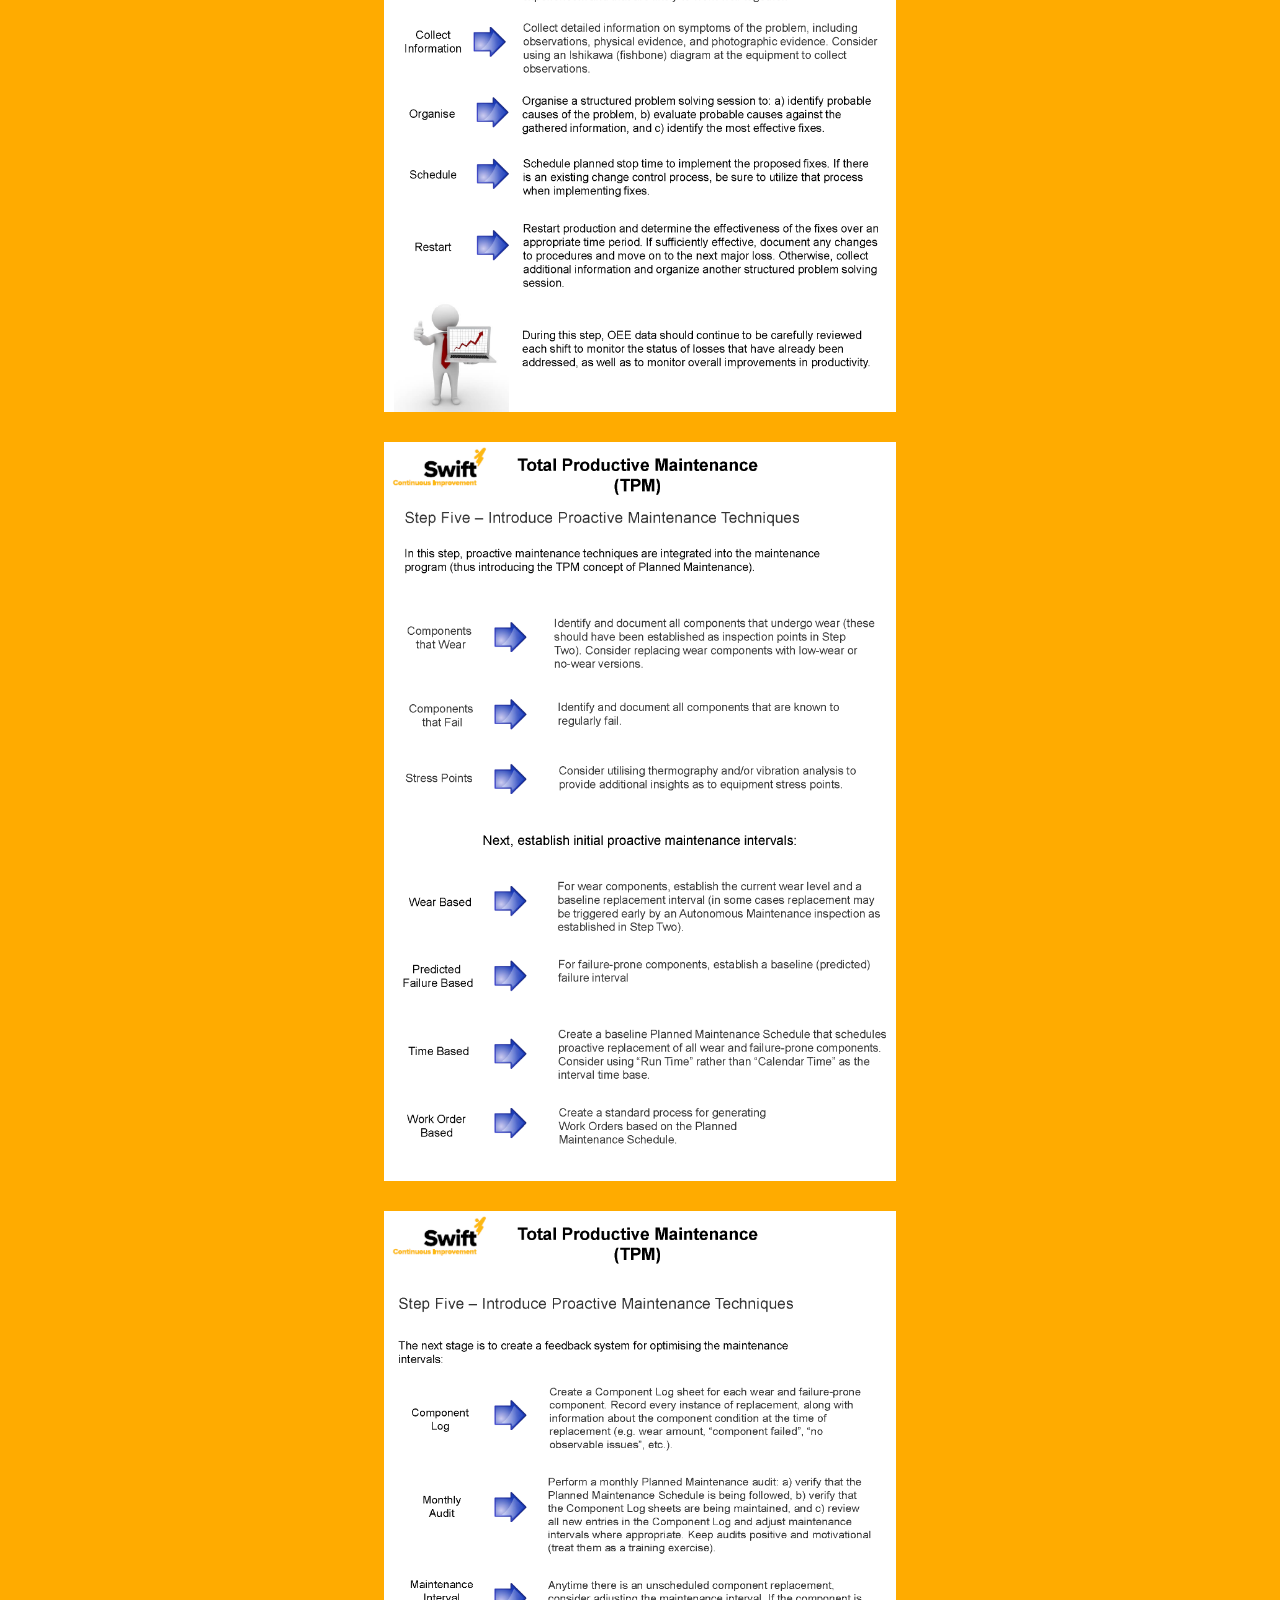
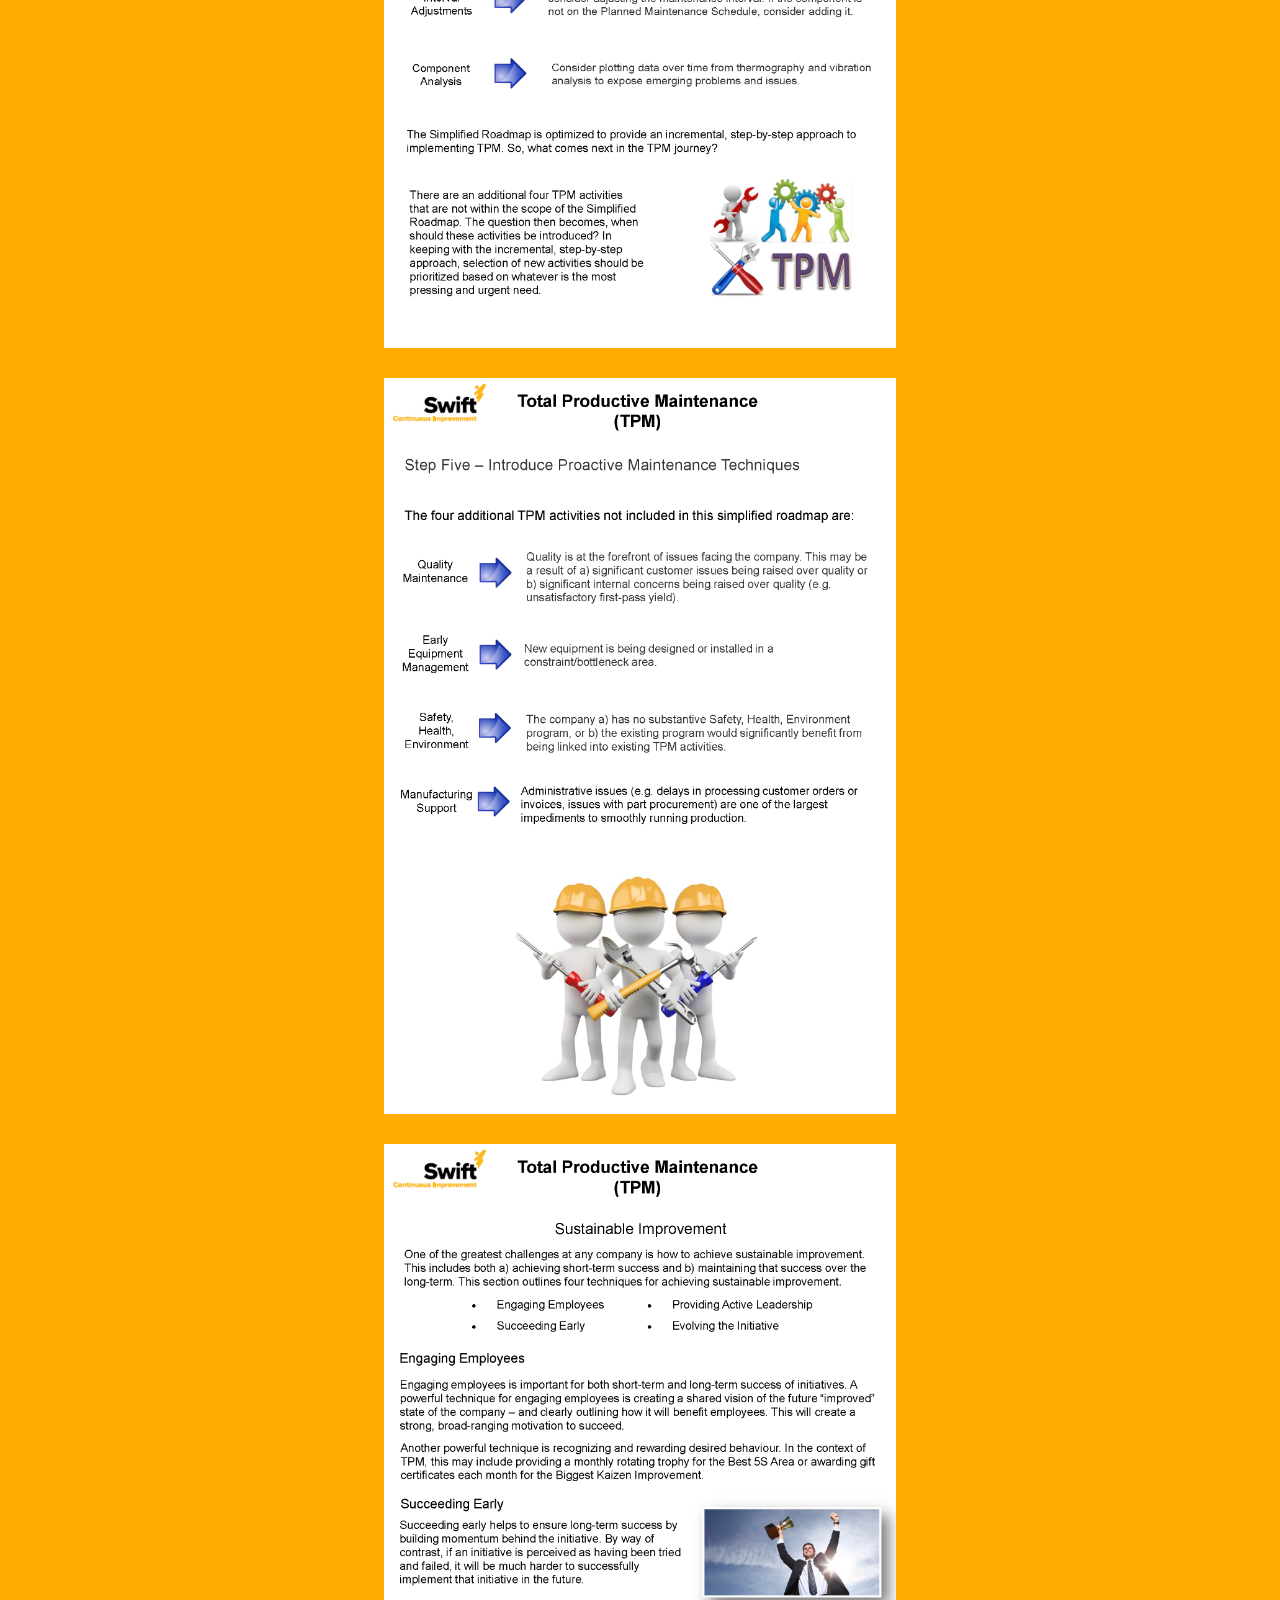
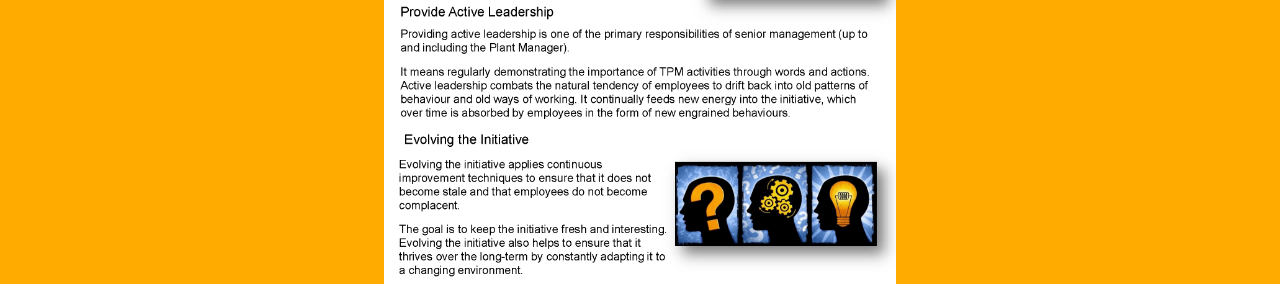
<file: TPM.html>
<!DOCTYPE html>
<html>
<head>
    <meta name="viewport" content="width=device-width, initial-scale=1.0">
    <link rel="stylesheet" href="CIstyles.css">
    <title>Swift CI | Lean Resources | TPM</title>
</head>
<body>
    <div class="container">
        <div class="images">
            <img src="TPM/Lean resource TPM_Page_01.png">
          <img src="TPM/Lean resource TPM_Page_02.png">
          <img src="TPM/Lean resource TPM_Page_03.png">
          <img src="TPM/Lean resource TPM_Page_04.png">
          <img src="TPM/Lean resource TPM_Page_05.png">
          <img src="TPM/Lean resource TPM_Page_06.png">
          <img src="TPM/Lean resource TPM_Page_07.png">
          <img src="TPM/Lean resource TPM_Page_08.png">
          <img src="TPM/Lean resource TPM_Page_09.png">
          <img src="TPM/Lean resource TPM_Page_10.png">
          <img src="TPM/Lean resource TPM_Page_11.png">
          <img src="TPM/Lean resource TPM_Page_12.png">
          <img src="TPM/Lean resource TPM_Page_13.png">
          <img src="TPM/Lean resource TPM_Page_14.png">
          <img src="TPM/Lean resource TPM_Page_15.png">
          <img src="TPM/Lean resource TPM_Page_16.png">
          <img src="TPM/Lean resource TPM_Page_17.png">

        </div>
    </div>
</body>
</html>
</file>
<file: style.css>
body {
    min-height: 100%;
    margin: 0;
    padding: 0;
    background-color: #ffffff;
    font-size:1em;
}
html {
    height: 100%;
    font-size:16px;
    font-family:'Roboto','arial',serif;
    scroll-behavior:smooth;
    
    
    
}
header{
    width:100%;
    text-align:center;
    background-color:white;
    font-size:12px;
  
}
.container{
width:100%;
z-index:999 !important;
}

img{
    margin:0 auto;
    width:100%;
    max-height:100%;
    display:block;

}
@media screen and (min-width:1000px){
    img{width:50%;}
    header{width:50%;margin:0 auto;}


}
@media screen and (max-width:999px){
    .socials{width:100%;}
    .socials > img {width:50%;}
}

.socials{
    width:50%;
    display:flex;
    flex-wrap:wrap;
    margin:0 auto;
}
.socials > img{width:50%;}

* {
    margin: 0;
    padding: 0;
  }
  body {
    font: 100% / 1.5 Arial;
  /*   background: linear-gradient(135deg, #3e028c -50%, #000 100%); */
    
    background-image: linear-gradient(135deg, #6297e7 0%, #2364b8 25%, #133f80 50%, #113f6a 75%, #040357 100%);
  }
  ::-webkit-scrollbar { 
      display: none; 
  }

  .parallax {
    height: 100vh;
    overflow-x: hidden;
    
    -webkit-perspective: 1px;
    perspective: 1px;
  }
  
  .parallax__layer {
    position: absolute;
    top: 0;
    left: 0;
    right: 0;
    bottom: 0;
  }
  
  .parallax__layer--base {
    -webkit-transform: translateZ(0);
    transform: translateZ(0);
  }
  
  .parallax__layer--back {
    -webkit-transform: translateZ(-2px) scale(3);
    transform: translateZ(-2px) scale(3);
  }
  .parallax__layer--back2 {
    -webkit-transform: translateZ(-6px) scale(5);
    transform: translateZ(-6px) scale(5);
  }
  .parallax__layer--back3 {
    -webkit-transform: translateZ(-12px) scale(6);
    transform: translateZ(-12px) scale(6);
  }
  
  /* add some padding to force scrollbars */
  .parallax__layer {
    padding: 100vh 0;
  }
  
  .starfield > * {
    background-size: 200px 200px;
    background-image: radial-gradient(
        2px 2px at 40px 60px,
        #ccc,
        rgba(0, 0, 0, 0)
      ),
      radial-gradient(2px 2px at 20px 50px, #ddd, rgba(0, 0, 0, 0)),
      radial-gradient(2px 2px at 30px 100px, #eee, rgba(0, 0, 0, 0)),
      radial-gradient(2px 2px at 40px 60px, rgb(0, 255, 0), rgba(0, 0, 0, 0)),
      radial-gradient(2px 2px at 110px 90px, rgb(255, 255, 255), rgba(0, 0, 0, 0)),
      radial-gradient(2px 2px at 190px 150px, rgb(255, 200, 0), rgba(0, 0, 0, 0));
    background-repeat: repeat;
  }
  .starfield > * {
    position: absolute;
    top: -250%;
    left: 0;
    height: 500%;
    width: 100%;
  }
  
  .starfield span:nth-child(2) {
    transform: rotate(45deg);
  }
  .starfield span:nth-child(3) {
    transform: rotate(69deg);
  }
  .starfield span:nth-child(4) {
    transform: rotate(123deg);
  }
</file>
<file: CIstyles.css>
body {
    min-height: 100%;
    margin: 0;
    padding: 0;
    background-color: #ffab00;
    font-size:1em;
}
html {
    height: 100%;
    font-size:16px;
    font-family:'Roboto','arial',serif;
    scroll-behavior:smooth;
    
    
}
img {
    display: block;
    margin-left: auto;
    margin-right: auto;
    width: 40%;
    margin-bottom: 30px;
  }
  @media screen and (max-width: 1000px){
      img{width:100%;}
  }
</file>
